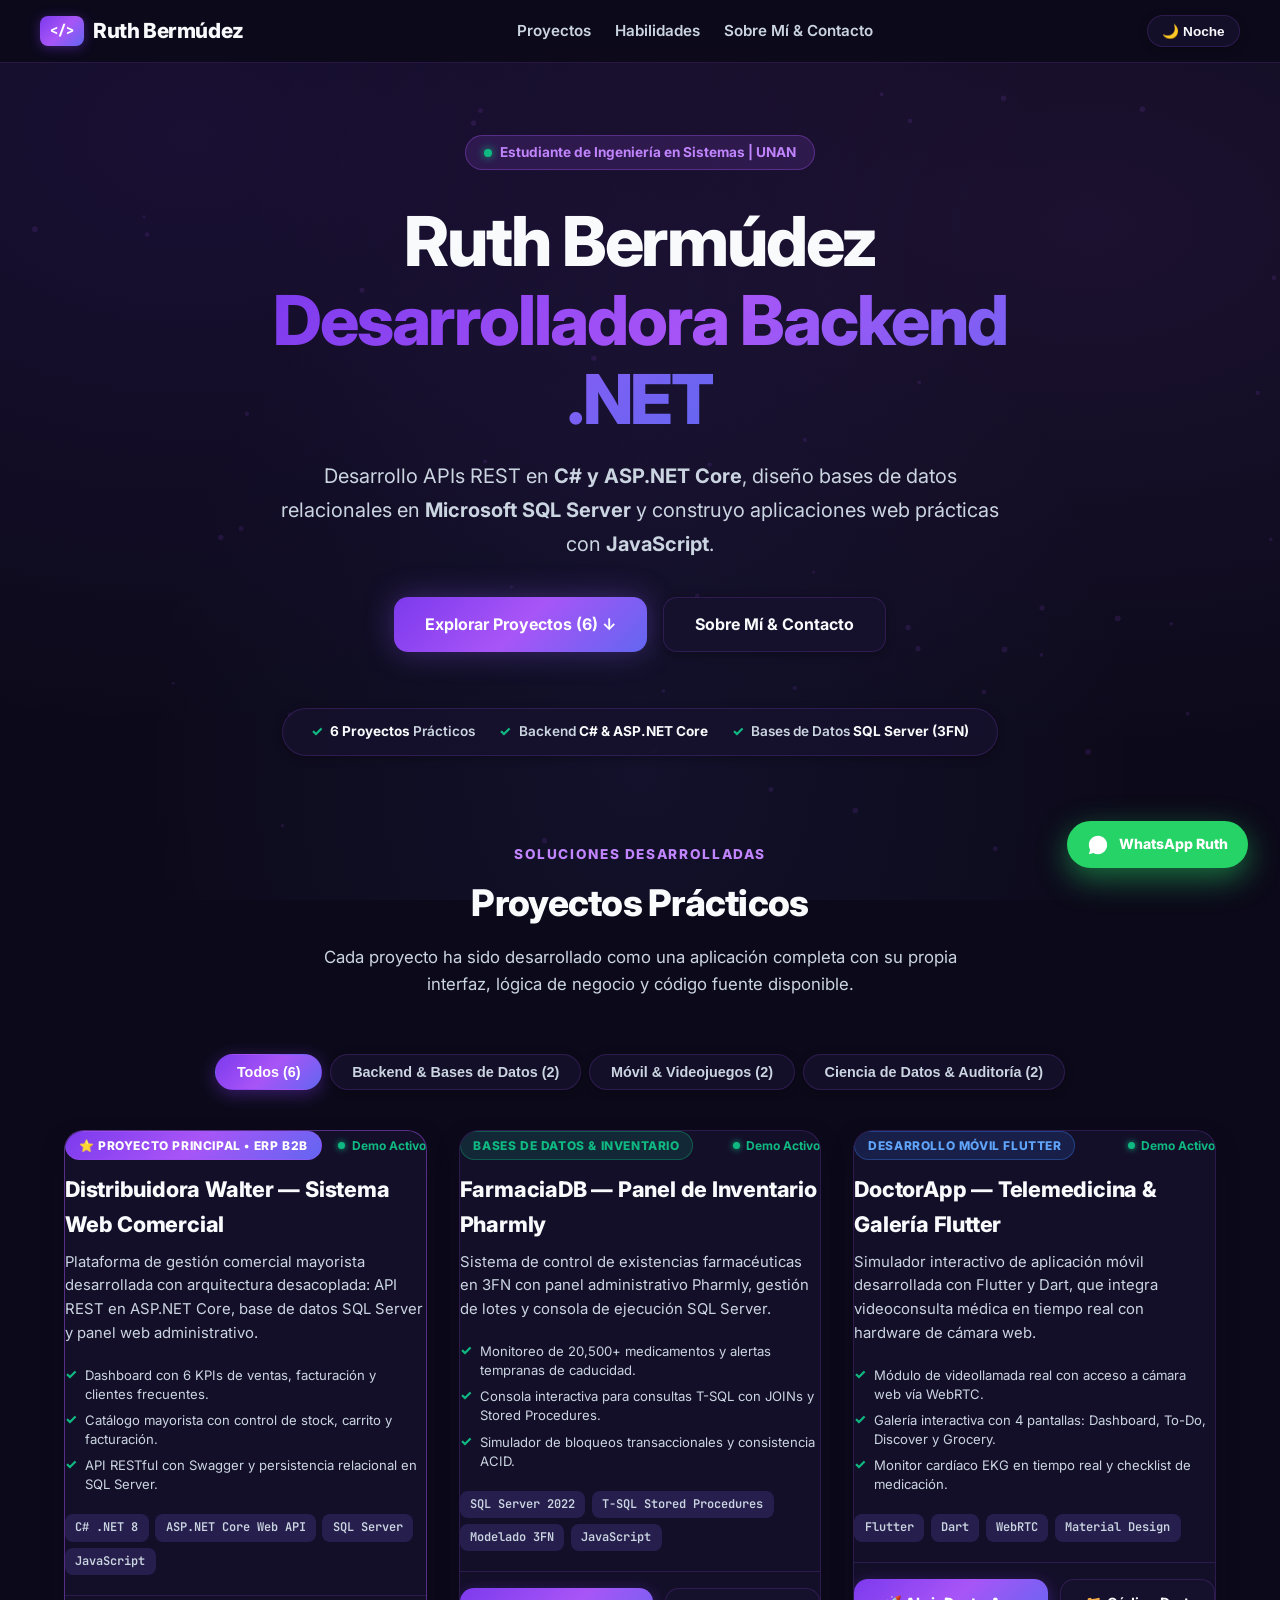
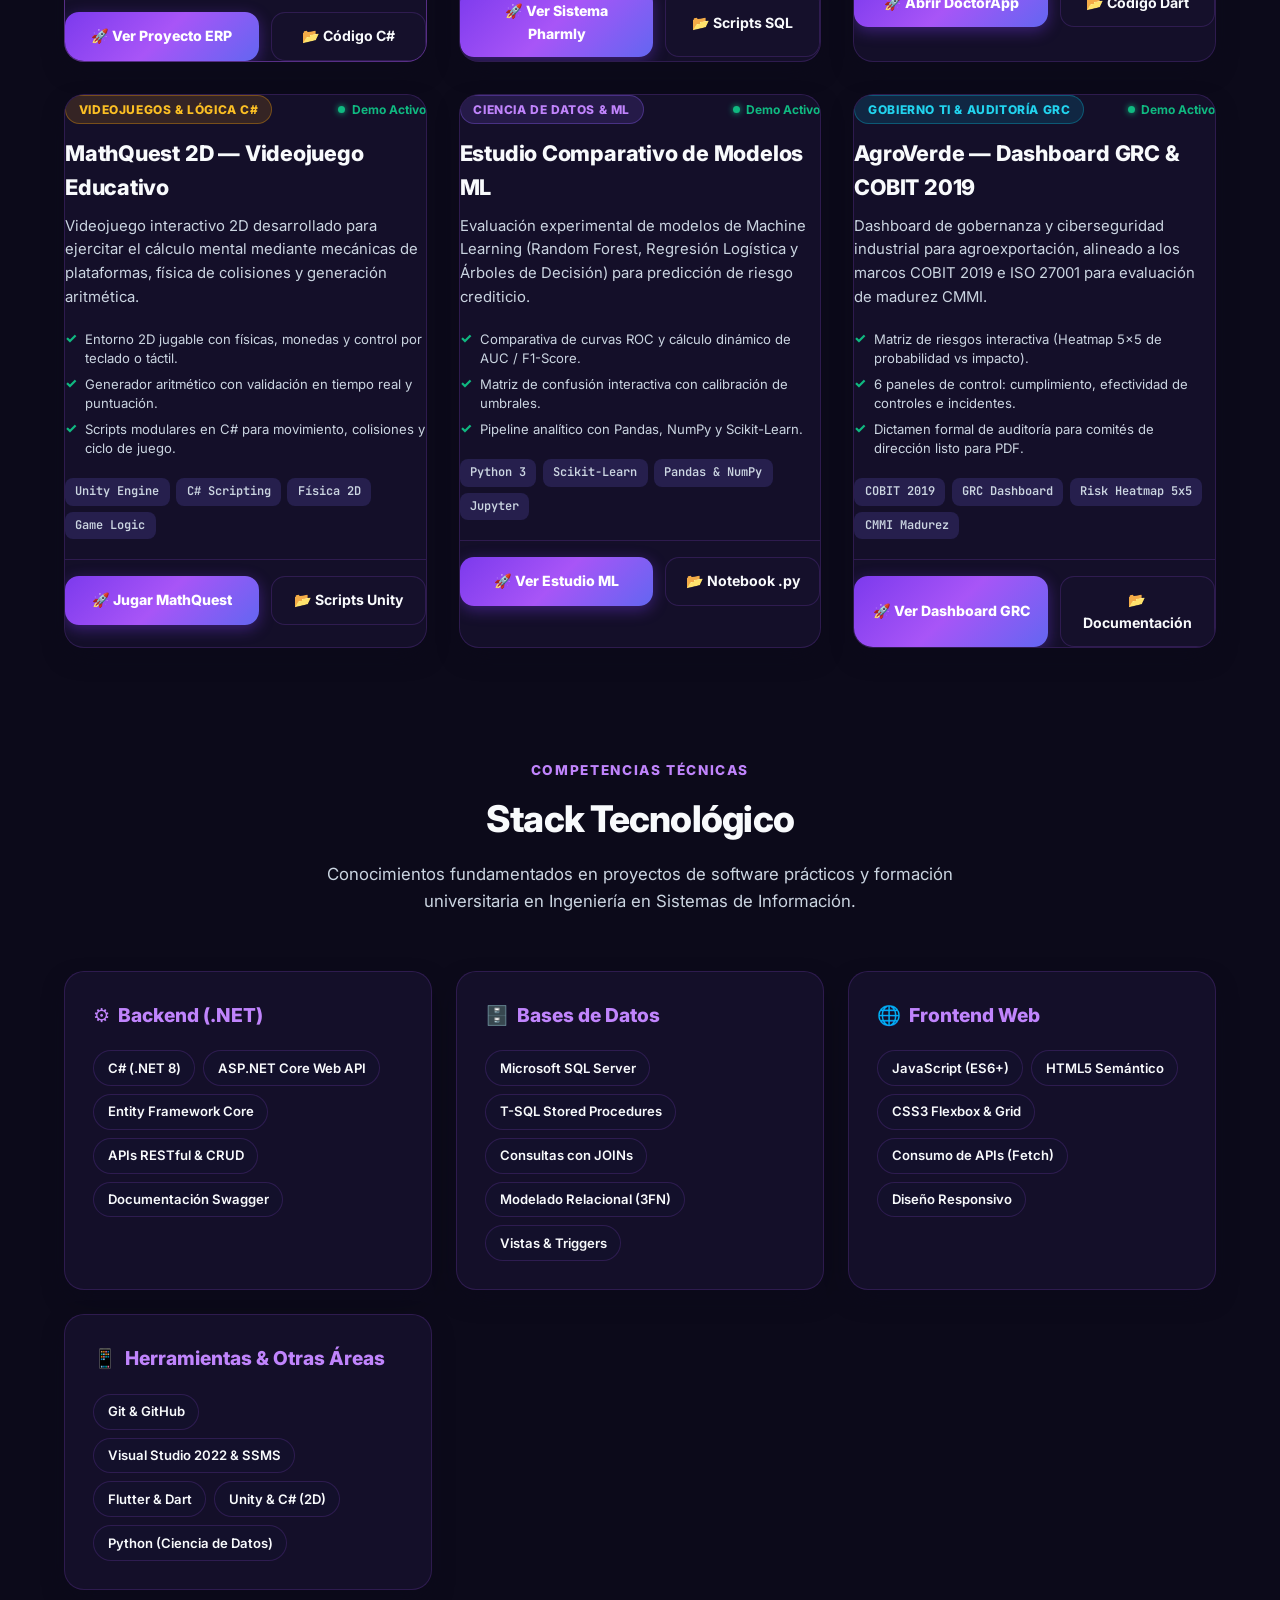
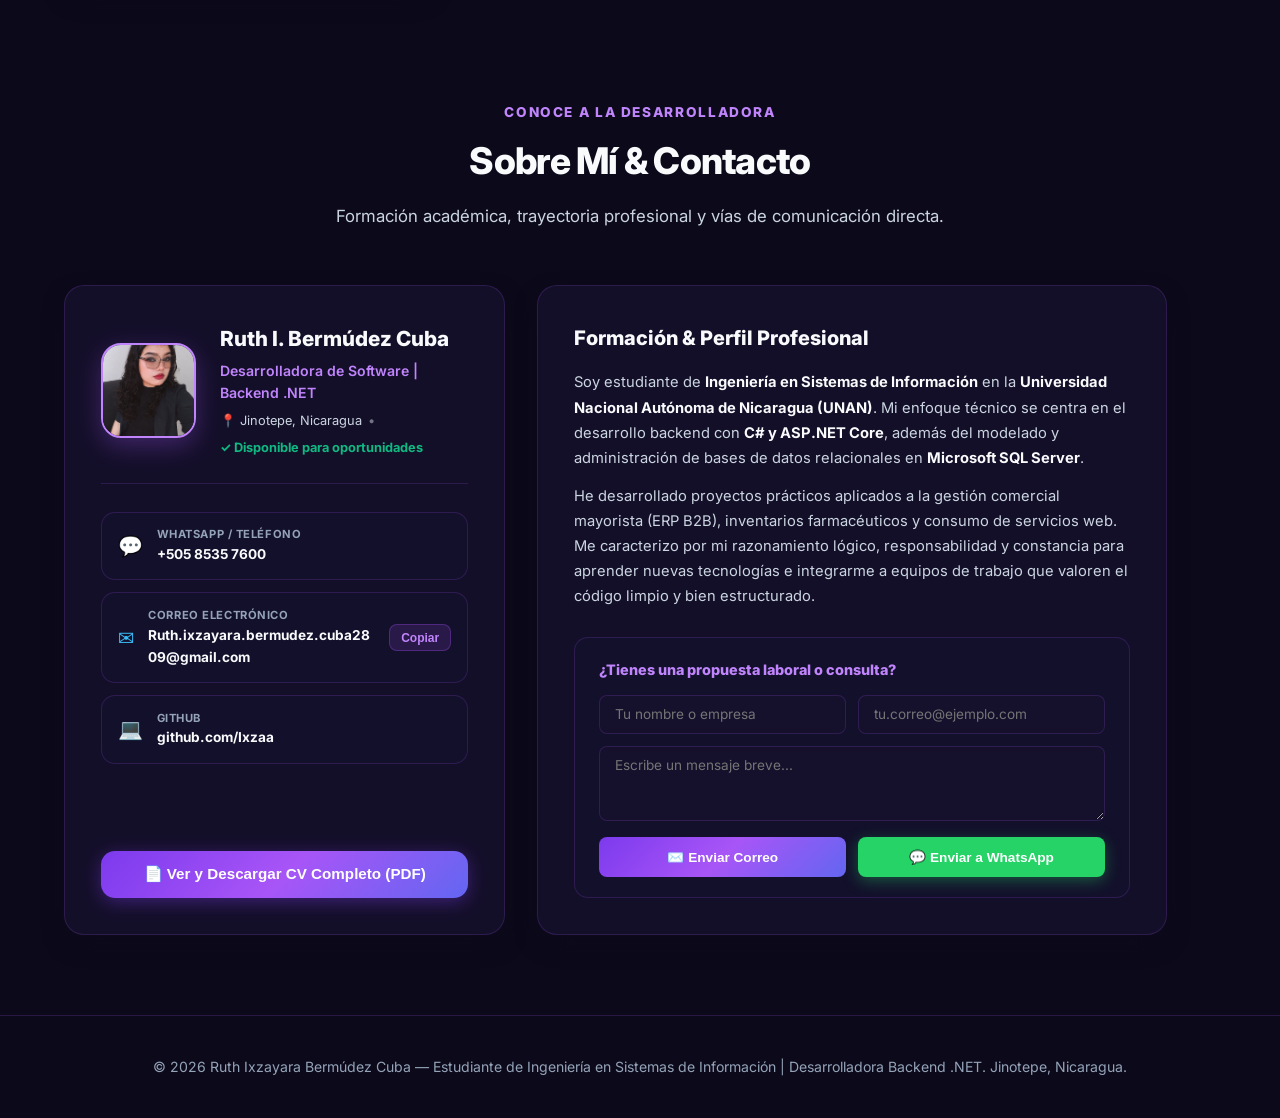
<file: index.html>
<!DOCTYPE html>
<html lang="es" data-theme="dark">
<head>
  <meta charset="UTF-8">
  <meta name="viewport" content="width=device-width, initial-scale=1.0">
  <title>Ruth Bermúdez | Desarrolladora Backend .NET</title>
  <meta name="description" content="Portafolio profesional de Ruth Bermúdez, estudiante de Ingeniería en Sistemas de Información y desarrolladora backend con C#, ASP.NET Core y SQL Server.">
  <meta name="author" content="Ruth Ixzayara Bermúdez Cuba">
  <meta property="og:title" content="Ruth Bermúdez | Desarrolladora Backend .NET">
  <meta property="og:description" content="Sistemas de gestión comercial, APIs REST en C#, modelado en SQL Server y aplicaciones prácticas funcionales.">
  <meta property="og:type" content="website">

  <link rel="stylesheet" href="css/style.css">
  <link rel="preconnect" href="https://fonts.googleapis.com">
  <link rel="preconnect" href="https://fonts.gstatic.com" crossorigin>
  <link href="https://fonts.googleapis.com/css2?family=Inter:wght@400;500;600;700;800&family=JetBrains+Mono:wght@400;600;700&display=swap" rel="stylesheet">
</head>
<body>

  <!-- CANVAS DE FONDO SUTIL DE PARTÍCULAS -->
  <canvas id="bg-constellation"></canvas>

  <!-- BARRA DE NAVEGACIÓN -->
  <header class="navbar">
    <div class="nav-container">
      <a href="#hero" class="nav-logo">
        <span class="logo-badge">&lt;/&gt;</span>
        <span>Ruth Bermúdez</span>
      </a>

      <nav class="nav-links">
        <a href="#proyectos" class="nav-link">Proyectos</a>
        <a href="#habilidades" class="nav-link">Habilidades</a>
        <a href="#sobre-mi" class="nav-link">Sobre Mí &amp; Contacto</a>
      </nav>

      <div class="nav-controls">
        <button id="theme-toggle-btn" class="control-btn" title="Alternar Modo Día / Noche">
          🌙 Noche
        </button>
      </div>
    </div>
  </header>

  <main style="position: relative; z-index: 1;">
    
    <!-- =================================================================
         HERO SECTION MINIMALISTA & ENFOCADO (INSPIRADO EN DRIBBLE / SHADCN)
         ================================================================= -->
    <section id="hero" class="hero" style="max-width: 880px; text-align: center; padding-top: 4.5rem; padding-bottom: 2.5rem;">
      
      <div class="hero-pill">
        <span class="hero-status-dot"></span>
        <span>Estudiante de Ingeniería en Sistemas | UNAN</span>
      </div>

      <h1 class="hero-title" style="margin-top: 0.5rem; margin-bottom: 1.25rem;">
        <span>Ruth Bermúdez</span> <br>
        <span class="gradient-text">Desarrolladora Backend .NET</span>
      </h1>

      <p class="hero-subtitle" style="margin-bottom: 2.25rem; max-width: 720px;">
        Desarrollo APIs REST en <strong>C# y ASP.NET Core</strong>, diseño bases de datos relacionales en <strong>Microsoft SQL Server</strong> y construyo aplicaciones web prácticas con <strong>JavaScript</strong>.
      </p>

      <div class="hero-actions" style="margin-bottom: 2.5rem;">
        <a href="#proyectos" class="btn-primary">
          <span>Explorar Proyectos (6) ↓</span>
        </a>
        <a href="#sobre-mi" class="btn-secondary">
          <span>Sobre Mí &amp; Contacto</span>
        </a>
      </div>

      <!-- TIRA SUTIL DE VALOR TÉCNICO (SIN CAJAS PESADAS) -->
      <div class="hero-trust-strip">
        <div class="hero-trust-item">
          <span class="hero-trust-check">✓</span>
          <span><strong>6 Proyectos</strong> Prácticos</span>
        </div>
        <div class="hero-trust-item">
          <span class="hero-trust-check">✓</span>
          <span>Backend <strong>C# &amp; ASP.NET Core</strong></span>
        </div>
        <div class="hero-trust-item">
          <span class="hero-trust-check">✓</span>
          <span>Bases de Datos <strong>SQL Server (3FN)</strong></span>
        </div>
      </div>
    </section>

    <!-- =================================================================
         SECCIÓN DE PROYECTOS (LIMPIOS, 3 FUNCIONALIDADES CLAVE Y SIN RUIDO)
         ================================================================= -->
    <section id="proyectos" class="section-container" style="padding-top: 3rem;">
      <div class="section-header">
        <div class="section-tag">Soluciones Desarrolladas</div>
        <h2 class="section-heading">Proyectos Prácticos</h2>
        <p class="section-description">
          Cada proyecto ha sido desarrollado como una aplicación completa con su propia interfaz, lógica de negocio y código fuente disponible.
        </p>
      </div>

      <!-- 4 FILTROS CONSOLIDADOS (LIMPIOS Y EQUILIBRADOS) -->
      <div class="filter-tabs">
        <button class="filter-btn active" data-filter="all">Todos (6)</button>
        <button class="filter-btn" data-filter="backend">Backend &amp; Bases de Datos (2)</button>
        <button class="filter-btn" data-filter="mobile-gaming">Móvil &amp; Videojuegos (2)</button>
        <button class="filter-btn" data-filter="analytics-gov">Ciencia de Datos &amp; Auditoría (2)</button>
      </div>

      <!-- GRID DE PROYECTOS -->
      <div class="projects-grid">

        <!-- PROYECTO 1: DISTRIBUIDORA WALTER (PROYECTO DESTACADO) -->
        <article class="project-card" data-category="backend" style="border-color: rgba(168, 85, 247, 0.45);">
          <div>
            <div class="project-header-bar" style="padding: 0 0 0.75rem 0;">
              <span class="project-category-badge" style="background: var(--gradient-primary); color: white;">
                ⭐ PROYECTO PRINCIPAL • ERP B2B
              </span>
              <span class="project-status"><span class="status-dot"></span> Demo Activo</span>
            </div>

            <h3 class="project-title">Distribuidora Walter — Sistema Web Comercial</h3>
            <p class="project-description">
              Plataforma de gestión comercial mayorista desarrollada con arquitectura desacoplada: API REST en ASP.NET Core, base de datos SQL Server y panel web administrativo.
            </p>

            <!-- 3 FUNCIONALIDADES PRINCIPALES -->
            <ul class="project-highlights">
              <li class="highlight-item">
                <span class="highlight-bullet">✓</span>
                <span>Dashboard con 6 KPIs de ventas, facturación y clientes frecuentes.</span>
              </li>
              <li class="highlight-item">
                <span class="highlight-bullet">✓</span>
                <span>Catálogo mayorista con control de stock, carrito y facturación.</span>
              </li>
              <li class="highlight-item">
                <span class="highlight-bullet">✓</span>
                <span>API RESTful con Swagger y persistencia relacional en SQL Server.</span>
              </li>
            </ul>

            <div class="project-tags">
              <span class="project-tag">C# .NET 8</span>
              <span class="project-tag">ASP.NET Core Web API</span>
              <span class="project-tag">SQL Server</span>
              <span class="project-tag">JavaScript</span>
            </div>
          </div>

          <div class="project-actions">
            <a href="proyectos/01-distribuidora-walter/demo/index.html" target="_blank" rel="noopener noreferrer" class="btn-open-demo">
              <span>🚀 Ver Proyecto ERP</span>
            </a>
            <a href="proyectos/01-distribuidora-walter/codigo-fuente/" target="_blank" rel="noopener noreferrer" class="btn-view-code">
              <span>📂 Código C#</span>
            </a>
          </div>
        </article>

        <!-- PROYECTO 2: FARMACIADB (DB & PHARMLY DASHBOARD) -->
        <article class="project-card" data-category="backend">
          <div>
            <div class="project-header-bar" style="padding: 0 0 0.75rem 0;">
              <span class="project-category-badge" style="background: rgba(16, 185, 129, 0.15); color: #10b981; border-color: rgba(16, 185, 129, 0.35);">
                Bases de Datos &amp; Inventario
              </span>
              <span class="project-status"><span class="status-dot"></span> Demo Activo</span>
            </div>

            <h3 class="project-title">FarmaciaDB — Panel de Inventario Pharmly</h3>
            <p class="project-description">
              Sistema de control de existencias farmacéuticas en 3FN con panel administrativo Pharmly, gestión de lotes y consola de ejecución SQL Server.
            </p>

            <!-- 3 FUNCIONALIDADES PRINCIPALES -->
            <ul class="project-highlights">
              <li class="highlight-item">
                <span class="highlight-bullet">✓</span>
                <span>Monitoreo de 20,500+ medicamentos y alertas tempranas de caducidad.</span>
              </li>
              <li class="highlight-item">
                <span class="highlight-bullet">✓</span>
                <span>Consola interactiva para consultas T-SQL con JOINs y Stored Procedures.</span>
              </li>
              <li class="highlight-item">
                <span class="highlight-bullet">✓</span>
                <span>Simulador de bloqueos transaccionales y consistencia ACID.</span>
              </li>
            </ul>

            <div class="project-tags">
              <span class="project-tag">SQL Server 2022</span>
              <span class="project-tag">T-SQL Stored Procedures</span>
              <span class="project-tag">Modelado 3FN</span>
              <span class="project-tag">JavaScript</span>
            </div>
          </div>

          <div class="project-actions">
            <a href="proyectos/02-farmaciadb/demo/index.html" target="_blank" rel="noopener noreferrer" class="btn-open-demo">
              <span>🚀 Ver Sistema Pharmly</span>
            </a>
            <a href="proyectos/02-farmaciadb/codigo-fuente/" target="_blank" rel="noopener noreferrer" class="btn-view-code">
              <span>📂 Scripts SQL</span>
            </a>
          </div>
        </article>

        <!-- PROYECTO 3: APLICACIÓN MÓVIL (DOCTORAPP TELEMEDICINA REALISTA) -->
        <article class="project-card" data-category="mobile-gaming">
          <div>
            <div class="project-header-bar" style="padding: 0 0 0.75rem 0;">
              <span class="project-category-badge" style="background: rgba(59, 130, 246, 0.15); color: #60a5fa; border-color: rgba(59, 130, 246, 0.35);">
                Desarrollo Móvil Flutter
              </span>
              <span class="project-status"><span class="status-dot"></span> Demo Activo</span>
            </div>

            <h3 class="project-title">DoctorApp — Telemedicina &amp; Galería Flutter</h3>
            <p class="project-description">
              Simulador interactivo de aplicación móvil desarrollada con Flutter y Dart, que integra videoconsulta médica en tiempo real con hardware de cámara web.
            </p>

            <!-- 3 FUNCIONALIDADES PRINCIPALES -->
            <ul class="project-highlights">
              <li class="highlight-item">
                <span class="highlight-bullet">✓</span>
                <span>Módulo de videollamada real con acceso a cámara web vía WebRTC.</span>
              </li>
              <li class="highlight-item">
                <span class="highlight-bullet">✓</span>
                <span>Galería interactiva con 4 pantallas: Dashboard, To-Do, Discover y Grocery.</span>
              </li>
              <li class="highlight-item">
                <span class="highlight-bullet">✓</span>
                <span>Monitor cardíaco EKG en tiempo real y checklist de medicación.</span>
              </li>
            </ul>

            <div class="project-tags">
              <span class="project-tag">Flutter</span>
              <span class="project-tag">Dart</span>
              <span class="project-tag">WebRTC</span>
              <span class="project-tag">Material Design</span>
            </div>
          </div>

          <div class="project-actions">
            <a href="proyectos/03-app-movil-flutter/demo/index.html" target="_blank" rel="noopener noreferrer" class="btn-open-demo">
              <span>🚀 Abrir DoctorApp</span>
            </a>
            <a href="proyectos/03-app-movil-flutter/codigo-fuente/" target="_blank" rel="noopener noreferrer" class="btn-view-code">
              <span>📂 Código Dart</span>
            </a>
          </div>
        </article>

        <!-- PROYECTO 4: MATHQUEST 2D (VIDEOJUEGO EDUCATIVO) -->
        <article class="project-card" data-category="mobile-gaming">
          <div>
            <div class="project-header-bar" style="padding: 0 0 0.75rem 0;">
              <span class="project-category-badge" style="background: rgba(245, 158, 11, 0.15); color: #fbbf24; border-color: rgba(245, 158, 11, 0.35);">
                Videojuegos &amp; Lógica C#
              </span>
              <span class="project-status"><span class="status-dot"></span> Demo Activo</span>
            </div>

            <h3 class="project-title">MathQuest 2D — Videojuego Educativo</h3>
            <p class="project-description">
              Videojuego interactivo 2D desarrollado para ejercitar el cálculo mental mediante mecánicas de plataformas, física de colisiones y generación aritmética.
            </p>

            <!-- 3 FUNCIONALIDADES PRINCIPALES -->
            <ul class="project-highlights">
              <li class="highlight-item">
                <span class="highlight-bullet">✓</span>
                <span>Entorno 2D jugable con físicas, monedas y control por teclado o táctil.</span>
              </li>
              <li class="highlight-item">
                <span class="highlight-bullet">✓</span>
                <span>Generador aritmético con validación en tiempo real y puntuación.</span>
              </li>
              <li class="highlight-item">
                <span class="highlight-bullet">✓</span>
                <span>Scripts modulares en C# para movimiento, colisiones y ciclo de juego.</span>
              </li>
            </ul>

            <div class="project-tags">
              <span class="project-tag">Unity Engine</span>
              <span class="project-tag">C# Scripting</span>
              <span class="project-tag">Física 2D</span>
              <span class="project-tag">Game Logic</span>
            </div>
          </div>

          <div class="project-actions">
            <a href="proyectos/04-videojuego-educativo/demo/index.html" target="_blank" rel="noopener noreferrer" class="btn-open-demo">
              <span>🚀 Jugar MathQuest</span>
            </a>
            <a href="proyectos/04-videojuego-educativo/codigo-fuente/" target="_blank" rel="noopener noreferrer" class="btn-view-code">
              <span>📂 Scripts Unity</span>
            </a>
          </div>
        </article>

        <!-- PROYECTO 5: MINERÍA DE DATOS CON PYTHON -->
        <article class="project-card" data-category="analytics-gov">
          <div>
            <div class="project-header-bar" style="padding: 0 0 0.75rem 0;">
              <span class="project-category-badge" style="background: rgba(139, 92, 246, 0.15); color: #c084fc; border-color: rgba(139, 92, 246, 0.35);">
                Ciencia de Datos &amp; ML
              </span>
              <span class="project-status"><span class="status-dot"></span> Demo Activo</span>
            </div>

            <h3 class="project-title">Estudio Comparativo de Modelos ML</h3>
            <p class="project-description">
              Evaluación experimental de modelos de Machine Learning (Random Forest, Regresión Logística y Árboles de Decisión) para predicción de riesgo crediticio.
            </p>

            <!-- 3 FUNCIONALIDADES PRINCIPALES -->
            <ul class="project-highlights">
              <li class="highlight-item">
                <span class="highlight-bullet">✓</span>
                <span>Comparativa de curvas ROC y cálculo dinámico de AUC / F1-Score.</span>
              </li>
              <li class="highlight-item">
                <span class="highlight-bullet">✓</span>
                <span>Matriz de confusión interactiva con calibración de umbrales.</span>
              </li>
              <li class="highlight-item">
                <span class="highlight-bullet">✓</span>
                <span>Pipeline analítico con Pandas, NumPy y Scikit-Learn.</span>
              </li>
            </ul>

            <div class="project-tags">
              <span class="project-tag">Python 3</span>
              <span class="project-tag">Scikit-Learn</span>
              <span class="project-tag">Pandas &amp; NumPy</span>
              <span class="project-tag">Jupyter</span>
            </div>
          </div>

          <div class="project-actions">
            <a href="proyectos/05-mineria-datos/demo/index.html" target="_blank" rel="noopener noreferrer" class="btn-open-demo">
              <span>🚀 Ver Estudio ML</span>
            </a>
            <a href="proyectos/05-mineria-datos/codigo-fuente/" target="_blank" rel="noopener noreferrer" class="btn-view-code">
              <span>📂 Notebook .py</span>
            </a>
          </div>
        </article>

        <!-- PROYECTO 6: AGROVERDE COBIT (CYBERSECURITY GRC DASHBOARD) -->
        <article class="project-card" data-category="analytics-gov">
          <div>
            <div class="project-header-bar" style="padding: 0 0 0.75rem 0;">
              <span class="project-category-badge" style="background: rgba(6, 182, 212, 0.15); color: #22d3ee; border-color: rgba(6, 182, 212, 0.35);">
                Gobierno TI &amp; Auditoría GRC
              </span>
              <span class="project-status"><span class="status-dot"></span> Demo Activo</span>
            </div>

            <h3 class="project-title">AgroVerde — Dashboard GRC &amp; COBIT 2019</h3>
            <p class="project-description">
              Dashboard de gobernanza y ciberseguridad industrial para agroexportación, alineado a los marcos COBIT 2019 e ISO 27001 para evaluación de madurez CMMI.
            </p>

            <!-- 3 FUNCIONALIDADES PRINCIPALES -->
            <ul class="project-highlights">
              <li class="highlight-item">
                <span class="highlight-bullet">✓</span>
                <span>Matriz de riesgos interactiva (Heatmap 5x5 de probabilidad vs impacto).</span>
              </li>
              <li class="highlight-item">
                <span class="highlight-bullet">✓</span>
                <span>6 paneles de control: cumplimiento, efectividad de controles e incidentes.</span>
              </li>
              <li class="highlight-item">
                <span class="highlight-bullet">✓</span>
                <span>Dictamen formal de auditoría para comités de dirección listo para PDF.</span>
              </li>
            </ul>

            <div class="project-tags">
              <span class="project-tag">COBIT 2019</span>
              <span class="project-tag">GRC Dashboard</span>
              <span class="project-tag">Risk Heatmap 5x5</span>
              <span class="project-tag">CMMI Madurez</span>
            </div>
          </div>

          <div class="project-actions">
            <a href="proyectos/06-agroverde-cobit/demo/index.html" target="_blank" rel="noopener noreferrer" class="btn-open-demo">
              <span>🚀 Ver Dashboard GRC</span>
            </a>
            <a href="proyectos/06-agroverde-cobit/codigo-fuente/" target="_blank" rel="noopener noreferrer" class="btn-view-code">
              <span>📂 Documentación</span>
            </a>
          </div>
        </article>

      </div>
    </section>

    <!-- =================================================================
         SECCIÓN DE HABILIDADES TÉCNICAS (BENTO GRID LIMPIO, SIN PORCENTAJES)
         ================================================================= -->
    <section id="habilidades" class="section-container" style="padding-top: 2rem;">
      <div class="section-header">
        <div class="section-tag">Competencias Técnicas</div>
        <h2 class="section-heading">Stack Tecnológico</h2>
        <p class="section-description">
          Conocimientos fundamentados en proyectos de software prácticos y formación universitaria en Ingeniería en Sistemas de Información.
        </p>
      </div>

      <div class="skills-grid">
        
        <!-- BACKEND .NET -->
        <div class="skill-category-card">
          <h3 class="skill-category-title">
            <span>⚙️</span> <span>Backend (.NET)</span>
          </h3>
          <div class="skill-chips-wrap">
            <span class="tech-chip">C# (.NET 8)</span>
            <span class="tech-chip">ASP.NET Core Web API</span>
            <span class="tech-chip">Entity Framework Core</span>
            <span class="tech-chip">APIs RESTful &amp; CRUD</span>
            <span class="tech-chip">Documentación Swagger</span>
          </div>
        </div>

        <!-- BASES DE DATOS -->
        <div class="skill-category-card">
          <h3 class="skill-category-title">
            <span>🗄️</span> <span>Bases de Datos</span>
          </h3>
          <div class="skill-chips-wrap">
            <span class="tech-chip">Microsoft SQL Server</span>
            <span class="tech-chip">T-SQL Stored Procedures</span>
            <span class="tech-chip">Consultas con JOINs</span>
            <span class="tech-chip">Modelado Relacional (3FN)</span>
            <span class="tech-chip">Vistas &amp; Triggers</span>
          </div>
        </div>

        <!-- FRONTEND WEB -->
        <div class="skill-category-card">
          <h3 class="skill-category-title">
            <span>🌐</span> <span>Frontend Web</span>
          </h3>
          <div class="skill-chips-wrap">
            <span class="tech-chip">JavaScript (ES6+)</span>
            <span class="tech-chip">HTML5 Semántico</span>
            <span class="tech-chip">CSS3 Flexbox &amp; Grid</span>
            <span class="tech-chip">Consumo de APIs (Fetch)</span>
            <span class="tech-chip">Diseño Responsivo</span>
          </div>
        </div>

        <!-- OTRAS TECNOLOGÍAS -->
        <div class="skill-category-card">
          <h3 class="skill-category-title">
            <span>📱</span> <span>Herramientas &amp; Otras Áreas</span>
          </h3>
          <div class="skill-chips-wrap">
            <span class="tech-chip">Git &amp; GitHub</span>
            <span class="tech-chip">Visual Studio 2022 &amp; SSMS</span>
            <span class="tech-chip">Flutter &amp; Dart</span>
            <span class="tech-chip">Unity &amp; C# (2D)</span>
            <span class="tech-chip">Python (Ciencia de Datos)</span>
          </div>
        </div>

      </div>
    </section>

    <!-- =================================================================
         SECCIÓN SOBRE MÍ & CONTACTO DIRECTO (DOS TARJETAS BALANCEADAS)
         ================================================================= -->
    <section id="sobre-mi" class="section-container" style="padding-top: 2rem;">
      <div class="section-header">
        <div class="section-tag">Conoce a la Desarrolladora</div>
        <h2 class="section-heading">Sobre Mí &amp; Contacto</h2>
        <p class="section-description">
          Formación académica, trayectoria profesional y vías de comunicación directa.
        </p>
      </div>

      <div class="about-two-cards-grid">
        
        <!-- TARJETA 1: PERFIL & ENLACES DIRECTOS -->
        <div class="about-card profile-card">
          <div>
            <div class="profile-header">
              <img src="assets/img/ruth-bermudez.jpg" alt="Ruth Ixzayara Bermúdez Cuba" class="profile-photo">
              <div>
                <h3 class="profile-title">Ruth I. Bermúdez Cuba</h3>
                <p class="profile-subtitle">Desarrolladora de Software | Backend .NET</p>
                <div class="profile-location">
                  <span>📍 Jinotepe, Nicaragua</span>
                  <span style="opacity:0.5;">•</span>
                  <span class="status-available">✓ Disponible para oportunidades</span>
                </div>
              </div>
            </div>

            <div class="contact-methods-list">
              <a href="https://wa.me/50585357600?text=Hola%20Ruth,%20vi%20tu%20portafolio%20y%20me%20gustar%C3%ADa%20conversar." target="_blank" rel="noopener noreferrer" class="contact-method-item">
                <span class="contact-icon" style="color: #25d366;">💬</span>
                <div class="contact-info">
                  <span class="contact-label">WhatsApp / Teléfono</span>
                  <span class="contact-val">+505 8535 7600</span>
                </div>
              </a>

              <div class="contact-method-item">
                <span class="contact-icon" style="color: #38bdf8;">✉️</span>
                <div class="contact-info">
                  <span class="contact-label">Correo Electrónico</span>
                  <span class="contact-val">Ruth.ixzayara.bermudez.cuba2809@gmail.com</span>
                </div>
                <button onclick="copyEmail()" class="copy-email-btn" id="btn-copy-email" title="Copiar correo">
                  Copiar
                </button>
              </div>

              <a href="https://github.com/Ixzaa" target="_blank" rel="noopener noreferrer" class="contact-method-item">
                <span class="contact-icon" style="color: var(--accent-fuchsia);">💻</span>
                <div class="contact-info">
                  <span class="contact-label">GitHub</span>
                  <span class="contact-val">github.com/Ixzaa</span>
                </div>
              </a>
            </div>
          </div>

          <button onclick="openCvModal()" class="btn-cv-full">
            <span>📄 Ver y Descargar CV Completo (PDF)</span>
          </button>
        </div>

        <!-- TARJETA 2: PRESENTACIÓN PROFESIONAL & MENSAJE DIRECTO -->
        <div class="about-card presentation-card">
          <div>
            <h3 class="card-section-title">Formación &amp; Perfil Profesional</h3>
            
            <div class="presentation-body">
              <p>
                Soy estudiante de <strong>Ingeniería en Sistemas de Información</strong> en la <strong>Universidad Nacional Autónoma de Nicaragua (UNAN)</strong>. Mi enfoque técnico se centra en el desarrollo backend con <strong>C# y ASP.NET Core</strong>, además del modelado y administración de bases de datos relacionales en <strong>Microsoft SQL Server</strong>.
              </p>
              <p>
                He desarrollado proyectos prácticos aplicados a la gestión comercial mayorista (ERP B2B), inventarios farmacéuticos y consumo de servicios web. Me caracterizo por mi razonamiento lógico, responsabilidad y constancia para aprender nuevas tecnologías e integrarme a equipos de trabajo que valoren el código limpio y bien estructurado.
              </p>
            </div>
          </div>

          <!-- MINI FORMULARIO DIRECTO -->
          <div class="quick-contact-box">
            <h4 class="quick-contact-title">¿Tienes una propuesta laboral o consulta?</h4>
            <form id="contact-form" class="clean-contact-form">
              <div class="form-row-2">
                <input type="text" id="name" placeholder="Tu nombre o empresa" required class="clean-input">
                <input type="email" id="email" placeholder="tu.correo@ejemplo.com" required class="clean-input">
              </div>
              <textarea id="message" placeholder="Escribe un mensaje breve..." required class="clean-textarea"></textarea>
              <div class="form-buttons-row">
                <button type="submit" class="btn-send-mail">
                  <span>✉️ Enviar Correo</span>
                </button>
                <button type="button" onclick="sendViaWhatsApp()" class="btn-send-wa">
                  <span>💬 Enviar a WhatsApp</span>
                </button>
              </div>
            </form>
          </div>
        </div>

      </div>
    </section>

  </main>

  <!-- =================================================================
       MODAL DE CURRÍCULUM VITAE (CV ATS FRIENDLY LISTO PARA IMPRIMIR)
       ================================================================= -->
  <div id="modal-cv-overlay" class="modal-cv-overlay" onclick="handleCvOverlayClick(event)">
    <div class="modal-cv-card">
      <div class="modal-cv-header-bar">
        <div>
          <h2 style="font-size: 1.35rem; color: #0f172a; margin-bottom: 0.2rem;">Currículum Vitae</h2>
          <span style="font-size: 0.85rem; color: #64748b;">Ruth Ixzayara Bermúdez Cuba</span>
        </div>
        <div style="display: flex; gap: 0.5rem;">
          <button onclick="window.print()" class="btn-print-cv">
            🖨️ Imprimir / Guardar en PDF
          </button>
          <button onclick="closeCvModal()" class="btn-close-modal">
            ✕ Cerrar
          </button>
        </div>
      </div>

      <div style="line-height: 1.5; color: #334155;">
        <header style="border-bottom: 2px solid #e2e8f0; padding-bottom: 1rem; margin-bottom: 1.25rem;">
          <h1 style="font-size: 1.8rem; font-weight: 800; color: #0f172a; margin-bottom: 0.25rem;">Ruth Ixzayara Bermúdez Cuba</h1>
          <div style="font-size: 1.05rem; font-weight: 700; color: #7c3aed; margin-bottom: 0.5rem;">
            Desarrolladora de Software | Backend .NET • Estudiante de Ingeniería en Sistemas de Información (UNAN)
          </div>
          <div style="font-size: 0.88rem; color: #64748b; display: flex; flex-wrap: wrap; gap: 1rem;">
            <span>📍 Jinotepe, Nicaragua</span>
            <span>📱 Tel: +505 8535 7600</span>
            <span>✉️ Ruth.ixzayara.bermudez.cuba2809@gmail.com</span>
            <span>🌐 Modalidad: Remoto / Presencial</span>
          </div>
        </header>

        <section style="margin-bottom: 1.25rem;">
          <h2 style="font-size: 1.05rem; text-transform: uppercase; letter-spacing: 0.05em; color: #0f172a; border-bottom: 1px solid #e2e8f0; padding-bottom: 0.35rem; margin-bottom: 0.6rem;">
            Perfil Profesional
          </h2>
          <p style="font-size: 0.92rem; color: #334155; line-height: 1.6;">
            Estudiante de Ingeniería en Sistemas de Información en la UNAN, con enfoque y experiencia práctica en desarrollo backend con C#, ASP.NET Core y Microsoft SQL Server. Capacidad para diseñar bases de datos relacionales normalizadas (3FN), implementar endpoints RESTful seguros, gestionar transacciones atómicas y construir interfaces web reactivas con JavaScript. Orientada a la resolución metódica de problemas, con facilidad para aprender nuevas tecnologías y adaptarse a equipos de trabajo colaborativos.
          </p>
        </section>

        <section style="margin-bottom: 1.25rem;">
          <h2 style="font-size: 1.05rem; text-transform: uppercase; letter-spacing: 0.05em; color: #0f172a; border-bottom: 1px solid #e2e8f0; padding-bottom: 0.35rem; margin-bottom: 0.6rem;">
            Formación Académica
          </h2>
          <div>
            <div style="display: flex; justify-content: space-between; font-weight: 700; color: #0f172a; font-size: 0.95rem;">
              <span>Universidad Nacional Autónoma de Nicaragua (UNAN)</span>
              <span>En curso</span>
            </div>
            <div style="color: #7c3aed; font-weight: 600; font-size: 0.88rem;">
              Ingeniería en Sistemas de Información
            </div>
            <div style="color: #64748b; font-size: 0.82rem; margin-top: 0.2rem;">
              Formación en desarrollo de software, modelado de bases de datos relacionales, metodologías ágiles, arquitectura de sistemas y gobierno de TI (COBIT 2019).
            </div>
          </div>
        </section>

        <section style="margin-bottom: 1.25rem;">
          <h2 style="font-size: 1.05rem; text-transform: uppercase; letter-spacing: 0.05em; color: #0f172a; border-bottom: 1px solid #e2e8f0; padding-bottom: 0.35rem; margin-bottom: 0.6rem;">
            Competencias Técnicas
          </h2>
          <div style="font-size: 0.88rem; display: grid; grid-template-columns: repeat(auto-fit, minmax(220px, 1fr)); gap: 0.75rem;">
            <div><strong>Backend:</strong> C#, ASP.NET Core Web API, CRUD, Swagger, EF Core.</div>
            <div><strong>Bases de Datos:</strong> SQL Server, T-SQL, Stored Procedures, JOINs, 3FN.</div>
            <div><strong>Frontend Web:</strong> JavaScript (ES6+), HTML5, CSS3, Responsive Design.</div>
            <div><strong>Herramientas:</strong> Visual Studio 2022, SSMS, Git, GitHub.</div>
          </div>
        </section>

        <section>
          <h2 style="font-size: 1.05rem; text-transform: uppercase; letter-spacing: 0.05em; color: #0f172a; border-bottom: 1px solid #e2e8f0; padding-bottom: 0.35rem; margin-bottom: 0.6rem;">
            Proyectos Prácticos Destacados
          </h2>
          <div style="margin-bottom: 0.85rem;">
            <div style="display: flex; justify-content: space-between; font-weight: 700; color: #0f172a; font-size: 0.92rem;">
              <span>Distribuidora Walter — Sistema Web de Gestión Comercial</span>
              <span style="color: #64748b; font-size: 0.82rem;">C# • ASP.NET Core • SQL Server • JS</span>
            </div>
            <p style="font-size: 0.85rem; color: #475569; margin-top: 0.2rem;">
              Desarrollo de plataforma B2B con módulos de compras, ventas, catálogo de productos y proveedores. Implementación de API REST con validación de stock y panel interactivo web.
            </p>
          </div>

          <div style="margin-bottom: 0.85rem;">
            <div style="display: flex; justify-content: space-between; font-weight: 700; color: #0f172a; font-size: 0.92rem;">
              <span>FarmaciaDB — Panel de Inventario Farmacéutico</span>
              <span style="color: #64748b; font-size: 0.82rem;">SQL Server • T-SQL • Stored Procedures</span>
            </div>
            <p style="font-size: 0.85rem; color: #475569; margin-top: 0.2rem;">
              Diseño de base de datos relacional normalizada en 3FN, procedimientos almacenados transaccionales y vistas para alertas tempranas de medicamentos vencidos.
            </p>
          </div>

          <div>
            <div style="display: flex; justify-content: space-between; font-weight: 700; color: #0f172a; font-size: 0.92rem;">
              <span>DoctorApp — Telemedicina &amp; Videoconsulta Funcional</span>
              <span style="color: #64748b; font-size: 0.82rem;">Flutter • Dart • Media Stream</span>
            </div>
            <p style="font-size: 0.85rem; color: #475569; margin-top: 0.2rem;">
              Aplicación de telemedicina con videoconsulta interactiva y cámara web en vivo, checklist reactivo de medicamentos y seguimiento de citas.
            </p>
          </div>
        </section>
      </div>
    </div>
  </div>

  <!-- BOTÓN FLOTANTE DE WHATSAPP -->
  <a href="https://wa.me/50585357600?text=Hola%20Ruth,%20vi%20tu%20portafolio%20y%20me%20gustar%C3%ADa%20conversar." target="_blank" rel="noopener noreferrer" class="floating-whatsapp" title="Contactar a Ruth por WhatsApp">
    <svg width="22" height="22" fill="currentColor" viewBox="0 0 24 24"><path d="M12.031 6.172c-3.181 0-5.767 2.586-5.768 5.766-.001 1.298.38 2.27 1.019 3.287l-.711 2.592 2.654-.697c.97.529 1.941.796 2.805.797h.002c3.181 0 5.767-2.586 5.768-5.766 0-3.18-2.586-5.779-5.769-5.779zm3.364 8.205c-.14.394-.712.729-1.002.776-.28.046-.641.077-1.047-.054-.251-.081-.575-.195-1.001-.38-1.795-.778-2.956-2.596-3.046-2.716-.089-.12-.731-.973-.731-1.856 0-.883.462-1.317.625-1.493.163-.177.356-.222.474-.222.119 0 .237.001.341.006.109.005.257-.042.401.304.149.356.505 1.233.549 1.323.044.09.074.195.015.314-.059.12-.089.195-.178.299-.089.105-.188.234-.268.315-.089.09-.182.188-.078.367.104.179.462.763.992 1.235.683.608 1.258.797 1.437.886.178.09.282.075.386-.045.104-.12.445-.52.564-.699.119-.179.238-.149.397-.09.158.06 1.008.475 1.182.562.173.088.291.132.335.207.045.074.045.431-.095.825zM12 2C6.477 2 2 6.477 2 12c0 1.891.524 3.66 1.434 5.178L2 22l4.982-1.306A9.957 9.957 0 0012 22c5.523 0 10-4.477 10-10S17.523 2 12 2z"/></svg>
    <span>WhatsApp Ruth</span>
  </a>

  <footer>
    <p>© 2026 Ruth Ixzayara Bermúdez Cuba — Estudiante de Ingeniería en Sistemas de Información | Desarrolladora Backend .NET. Jinotepe, Nicaragua.</p>
  </footer>

  <script src="js/main.js"></script>
</body>
</html>
</file>
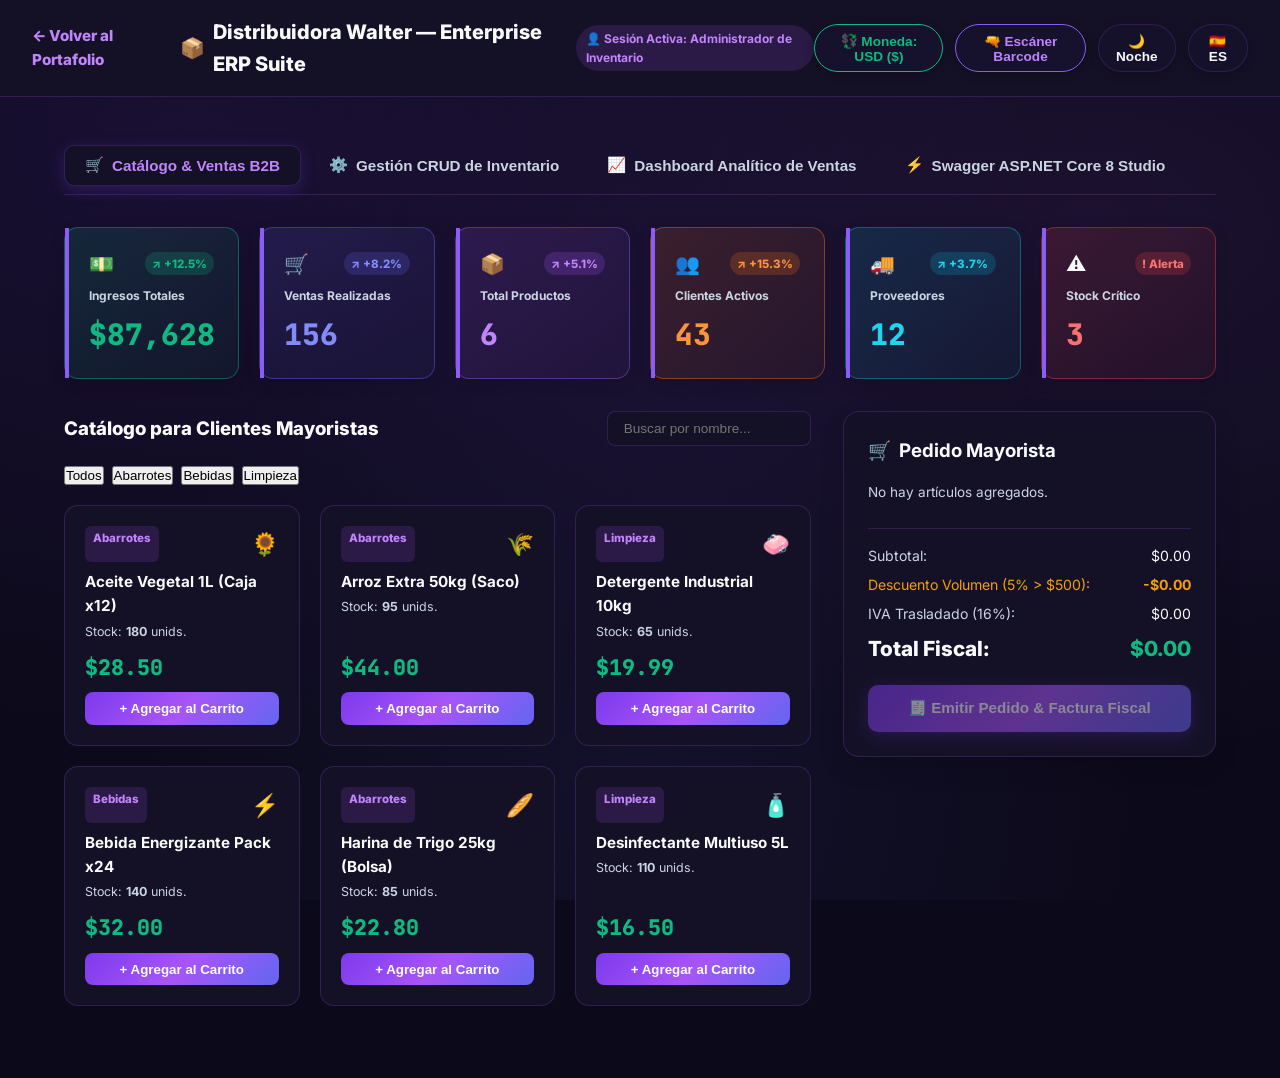
<file: proyectos/01-distribuidora-walter/demo/index.html>
<!DOCTYPE html>
<html lang="es" data-theme="dark">
<head>
  <meta charset="UTF-8">
  <meta name="viewport" content="width=device-width, initial-scale=1.0">
  <title>Distribuidora Walter | Enterprise B2B ERP & ASP.NET Core 8 Studio</title>
  <link rel="stylesheet" href="../../../css/style.css">
  <link href="https://fonts.googleapis.com/css2?family=Inter:wght@400;500;600;700;800&family=JetBrains+Mono:wght@400;600;700&display=swap" rel="stylesheet">
  <style>
    :root {
      --dw-bg: #0c0a1a;
      --dw-card: #141126;
      --dw-card-hover: #1f1a3a;
      --dw-border: rgba(168, 85, 247, 0.2);
      --dw-text: #f8fafc;
      --dw-muted: #cbd5e1;
      --dw-purple: #8b5cf6;
      --dw-violet: #7c3aed;
      --dw-fuchsia: #c084fc;
      --dw-emerald: #10b981;
      --dw-rose: #f43f5e;
      --dw-amber: #f59e0b;
    }
    [data-theme="light"] {
      --dw-bg: #f8f6ff;
      --dw-card: #ffffff;
      --dw-card-hover: #f3efff;
      --dw-border: #e5dbff;
      --dw-text: #1e113f;
      --dw-muted: #564875;
      --dw-purple: #7c3aed;
      --dw-violet: #6d28d9;
      --dw-fuchsia: #a855f7;
      --dw-emerald: #059669;
      --dw-rose: #e11d48;
      --dw-amber: #d97706;
    }
    body {
      background-color: var(--dw-bg);
      color: var(--dw-text);
      font-family: 'Inter', sans-serif;
      margin: 0;
      padding: 0;
      transition: background 0.3s, color 0.3s;
    }
    .app-nav {
      background: var(--dw-card);
      border-bottom: 1px solid var(--dw-border);
      padding: 1rem 2rem;
      display: flex;
      justify-content: space-between;
      align-items: center;
      position: sticky;
      top: 0;
      z-index: 50;
      backdrop-filter: blur(16px);
    }
    .main-nav-tabs {
      display: flex;
      gap: 0.5rem;
      border-bottom: 1px solid var(--dw-border);
      padding-bottom: 0.5rem;
      margin: 1.5rem 0 2rem;
      flex-wrap: wrap;
    }
    .nav-tab-btn {
      background: none;
      border: none;
      color: var(--dw-muted);
      font-size: 0.95rem;
      font-weight: 700;
      padding: 0.65rem 1.25rem;
      cursor: pointer;
      border-radius: 10px;
      display: flex;
      align-items: center;
      gap: 0.5rem;
      transition: all 0.2s;
    }
    .nav-tab-btn.active {
      background: var(--dw-card);
      color: var(--dw-fuchsia);
      border: 1px solid var(--dw-border);
      box-shadow: 0 4px 15px rgba(124, 58, 237, 0.25);
    }
    .kpi-grid {
      display: grid;
      grid-template-columns: repeat(auto-fit, minmax(210px, 1fr));
      gap: 1.25rem;
      margin-bottom: 2rem;
    }
    .kpi-card {
      background: var(--dw-card);
      border: 1px solid var(--dw-border);
      border-radius: 14px;
      padding: 1.25rem 1.5rem;
      position: relative;
      box-shadow: 0 4px 15px rgba(0,0,0,0.15);
    }
    .kpi-card::after {
      content: '';
      position: absolute;
      top: 0;
      left: 0;
      width: 4px;
      height: 100%;
      background: var(--dw-purple);
    }
    .kpi-num {
      font-size: 1.85rem;
      font-weight: 800;
      font-family: 'JetBrains Mono', monospace;
      margin-top: 0.35rem;
    }
    .shop-container {
      display: grid;
      grid-template-columns: 2fr 1fr;
      gap: 2rem;
      margin-bottom: 3rem;
    }
    @media(max-width: 900px) {
      .shop-container { grid-template-columns: 1fr; }
    }
    .catalog-grid {
      display: grid;
      grid-template-columns: repeat(auto-fill, minmax(230px, 1fr));
      gap: 1.25rem;
    }
    .item-card {
      background: var(--dw-card);
      border: 1px solid var(--dw-border);
      border-radius: 14px;
      padding: 1.25rem;
      display: flex;
      flex-direction: column;
      justify-content: space-between;
      transition: transform 0.2s, border-color 0.2s;
    }
    .item-card:hover {
      transform: translateY(-4px);
      border-color: var(--dw-purple);
    }
    .cart-wrapper {
      background: var(--dw-card);
      border: 1px solid var(--dw-border);
      border-radius: 16px;
      padding: 1.5rem;
      height: fit-content;
      box-shadow: 0 10px 25px rgba(0,0,0,0.15);
    }
    .cart-row {
      display: flex;
      justify-content: space-between;
      align-items: center;
      padding: 0.75rem 0;
      border-bottom: 1px solid var(--dw-border);
      font-size: 0.9rem;
    }
    /* TABLE STYLES */
    .crud-panel {
      background: var(--dw-card);
      border: 1px solid var(--dw-border);
      border-radius: 16px;
      padding: 1.75rem;
      box-shadow: 0 10px 25px rgba(0,0,0,0.15);
      margin-bottom: 3rem;
    }
    .table-wrap {
      overflow-x: auto;
      margin-top: 1.25rem;
      border-radius: 12px;
      border: 1px solid var(--dw-border);
    }
    table {
      width: 100%;
      border-collapse: collapse;
      font-size: 0.88rem;
    }
    th {
      background: #1c1738;
      color: var(--dw-fuchsia);
      padding: 0.85rem 1rem;
      text-align: left;
      font-weight: 700;
    }
    td {
      padding: 0.85rem 1rem;
      border-bottom: 1px solid var(--dw-border);
    }
    tr:hover td {
      background: rgba(168, 85, 247, 0.05);
    }
    .modal-overlay {
      position: fixed;
      top: 0; left: 0; right: 0; bottom: 0;
      background: rgba(0,0,0,0.75);
      backdrop-filter: blur(8px);
      display: none;
      align-items: center;
      justify-content: center;
      z-index: 1000;
    }
    .modal-box {
      background: var(--dw-card);
      border: 1px solid var(--dw-purple);
      border-radius: 18px;
      padding: 2rem;
      width: 90%;
      max-width: 500px;
      box-shadow: 0 0 35px rgba(124, 58, 237, 0.4);
    }
    .modal-input {
      width: 100%;
      box-sizing: border-box;
      background: var(--dw-bg);
      border: 1px solid var(--dw-border);
      color: var(--dw-text);
      padding: 0.75rem;
      border-radius: 8px;
      margin-top: 0.35rem;
      outline: none;
      font-family: inherit;
    }
    /* INVOICE MODAL STYLING */
    .invoice-paper {
      background: #ffffff;
      color: #0f172a;
      border-radius: 16px;
      padding: 2.5rem;
      max-width: 650px;
      width: 90%;
      box-shadow: 0 20px 50px rgba(0,0,0,0.5);
      font-family: 'Inter', sans-serif;
    }
  </style>
</head>
<body>

  <!-- APP NAVIGATION -->
  <nav class="app-nav">
    <div style="display: flex; align-items: center; gap: 1.25rem;">
      <a href="../../../index.html" style="color: var(--dw-fuchsia); font-weight: 800; text-decoration: none; font-size: 0.95rem;">
        ← <span id="txt-back">Volver al Portafolio</span>
      </a>
      <div style="font-weight: 800; font-size: 1.25rem; display: flex; align-items: center; gap: 0.5rem;">
        <span>📦</span>
        <span>Distribuidora Walter — Enterprise ERP Suite</span>
      </div>
      <span style="font-size: 0.75rem; background: rgba(168,85,247,0.15); color: var(--dw-fuchsia); padding: 0.25rem 0.65rem; border-radius: 999px; font-weight: 700;">
        👤 Sesión Activa: Administrador de Inventario
      </span>
    </div>
    <div style="display: flex; align-items: center; gap: 0.75rem;">
      <button onclick="toggleCurrency()" class="control-btn" id="btn-currency" style="border-color: var(--dw-emerald); color: var(--dw-emerald); font-weight: 800;">
        💱 Moneda: USD ($)
      </button>
      <button onclick="triggerBarcodeScan()" class="control-btn" style="border-color: var(--dw-purple); color: var(--dw-fuchsia);">
        🔫 Escáner Barcode
      </button>
      <button onclick="toggleTheme()" class="control-btn" id="btn-theme">🌙 Noche</button>
      <button onclick="toggleLang()" class="control-btn" id="btn-lang">🇪🇸 ES</button>
    </div>
  </nav>

  <div style="max-width: 1200px; margin: 0 auto; padding: 1.5rem;">

    <!-- TABS DE NAVEGACIÓN SENIOR -->
    <div class="main-nav-tabs">
      <button class="nav-tab-btn active" onclick="switchTab('catalog', this)">
        <span>🛒</span> <span id="tab-1-title">Catálogo & Ventas B2B</span>
      </button>
      <button class="nav-tab-btn" onclick="switchTab('crud', this)">
        <span>⚙️</span> <span id="tab-2-title">Gestión CRUD de Inventario</span>
      </button>
      <button class="nav-tab-btn" onclick="switchTab('analytics', this)">
        <span>📈</span> <span id="tab-3-title">Dashboard Analítico de Ventas</span>
      </button>
      <button class="nav-tab-btn" onclick="switchTab('api', this)">
        <span>⚡</span> <span id="tab-4-title">Swagger ASP.NET Core 8 Studio</span>
      </button>
    </div>

    <!-- 6 KPIS ESTILO INVENTORY APP (FOTO 1) -->
    <div class="kpi-grid" style="grid-template-columns: repeat(auto-fit, minmax(170px, 1fr));">
      <!-- 1. Ingresos -->
      <div class="kpi-card" style="background: linear-gradient(135deg, rgba(16, 185, 129, 0.15), rgba(16, 185, 129, 0.05)); border-color: rgba(16, 185, 129, 0.4);">
        <div style="display: flex; justify-content: space-between; align-items: center;">
          <span style="font-size: 1.25rem;">💵</span>
          <span style="background: rgba(16, 185, 129, 0.2); color: #10b981; font-size: 0.72rem; font-weight: 800; padding: 0.15rem 0.45rem; border-radius: 999px;">↗ +12.5%</span>
        </div>
        <div style="font-size: 0.75rem; color: var(--dw-muted); margin-top: 0.4rem; font-weight: 700;">Ingresos Totales</div>
        <div class="kpi-num" style="color: #10b981;" id="kpi-sales-amount">$87,628</div>
      </div>
      <!-- 2. Ventas -->
      <div class="kpi-card" style="background: linear-gradient(135deg, rgba(99, 102, 241, 0.15), rgba(99, 102, 241, 0.05)); border-color: rgba(99, 102, 241, 0.4);">
        <div style="display: flex; justify-content: space-between; align-items: center;">
          <span style="font-size: 1.25rem;">🛒</span>
          <span style="background: rgba(99, 102, 241, 0.2); color: #818cf8; font-size: 0.72rem; font-weight: 800; padding: 0.15rem 0.45rem; border-radius: 999px;">↗ +8.2%</span>
        </div>
        <div style="font-size: 0.75rem; color: var(--dw-muted); margin-top: 0.4rem; font-weight: 700;">Ventas Realizadas</div>
        <div class="kpi-num" style="color: #818cf8;" id="kpi-orders-count">156</div>
      </div>
      <!-- 3. Productos -->
      <div class="kpi-card" style="background: linear-gradient(135deg, rgba(168, 85, 247, 0.15), rgba(168, 85, 247, 0.05)); border-color: rgba(168, 85, 247, 0.4);">
        <div style="display: flex; justify-content: space-between; align-items: center;">
          <span style="font-size: 1.25rem;">📦</span>
          <span style="background: rgba(168, 85, 247, 0.2); color: #c084fc; font-size: 0.72rem; font-weight: 800; padding: 0.15rem 0.45rem; border-radius: 999px;">↗ +5.1%</span>
        </div>
        <div style="font-size: 0.75rem; color: var(--dw-muted); margin-top: 0.4rem; font-weight: 700;">Total Productos</div>
        <div class="kpi-num" style="color: #c084fc;" id="kpi-prods-count">45</div>
      </div>
      <!-- 4. Clientes -->
      <div class="kpi-card" style="background: linear-gradient(135deg, rgba(249, 115, 22, 0.15), rgba(249, 115, 22, 0.05)); border-color: rgba(249, 115, 22, 0.4);">
        <div style="display: flex; justify-content: space-between; align-items: center;">
          <span style="font-size: 1.25rem;">👥</span>
          <span style="background: rgba(249, 115, 22, 0.2); color: #fb923c; font-size: 0.72rem; font-weight: 800; padding: 0.15rem 0.45rem; border-radius: 999px;">↗ +15.3%</span>
        </div>
        <div style="font-size: 0.75rem; color: var(--dw-muted); margin-top: 0.4rem; font-weight: 700;">Clientes Activos</div>
        <div class="kpi-num" style="color: #fb923c;" id="kpi-clients-count">43</div>
      </div>
      <!-- 5. Proveedores -->
      <div class="kpi-card" style="background: linear-gradient(135deg, rgba(6, 182, 212, 0.15), rgba(6, 182, 212, 0.05)); border-color: rgba(6, 182, 212, 0.4);">
        <div style="display: flex; justify-content: space-between; align-items: center;">
          <span style="font-size: 1.25rem;">🚚</span>
          <span style="background: rgba(6, 182, 212, 0.2); color: #22d3ee; font-size: 0.72rem; font-weight: 800; padding: 0.15rem 0.45rem; border-radius: 999px;">↗ +3.7%</span>
        </div>
        <div style="font-size: 0.75rem; color: var(--dw-muted); margin-top: 0.4rem; font-weight: 700;">Proveedores</div>
        <div class="kpi-num" style="color: #22d3ee;" id="kpi-suppliers-count">12</div>
      </div>
      <!-- 6. Stock Bajo -->
      <div class="kpi-card" style="background: linear-gradient(135deg, rgba(239, 68, 68, 0.15), rgba(239, 68, 68, 0.05)); border-color: rgba(239, 68, 68, 0.4);">
        <div style="display: flex; justify-content: space-between; align-items: center;">
          <span style="font-size: 1.25rem;">⚠️</span>
          <span style="background: rgba(239, 68, 68, 0.2); color: #f87171; font-size: 0.72rem; font-weight: 800; padding: 0.15rem 0.45rem; border-radius: 999px;">! Alerta</span>
        </div>
        <div style="font-size: 0.75rem; color: var(--dw-muted); margin-top: 0.4rem; font-weight: 700;">Stock Crítico</div>
        <div class="kpi-num" style="color: #f87171;" id="kpi-low-stock-count">3</div>
      </div>
    </div>

    <!-- PESTAÑA 1: CATÁLOGO B2B Y CARRITO CON DESCUENTOS POR VOLUMEN -->
    <div id="tab-catalog" class="shop-container">
      <div>
        <div style="display: flex; justify-content: space-between; align-items: center; margin-bottom: 1.25rem;">
          <h3 style="font-weight: 800;" id="txt-catalog-head">Catálogo para Clientes Mayoristas</h3>
          <input type="text" id="catalog-search" placeholder="Buscar por nombre..." oninput="filterCatalogSearch()" style="background: var(--dw-card); border: 1px solid var(--dw-border); color: var(--dw-text); padding: 0.55rem 1rem; border-radius: 8px; outline: none; font-size: 0.85rem;">
        </div>

        <div style="display: flex; gap: 0.5rem; margin-bottom: 1.25rem; flex-wrap: wrap;">
          <button class="p-filter-btn active" onclick="filterCat('all', this)" id="btn-f-all">Todos</button>
          <button class="p-filter-btn" onclick="filterCat('Abarrotes', this)" id="btn-f-ab">Abarrotes</button>
          <button class="p-filter-btn" onclick="filterCat('Bebidas', this)" id="btn-f-beb">Bebidas</button>
          <button class="p-filter-btn" onclick="filterCat('Limpieza', this)" id="btn-f-limp">Limpieza</button>
        </div>

        <div class="catalog-grid" id="catalog-items-grid"></div>
      </div>

      <!-- CARRITO Y FACTURACIÓN -->
      <div class="cart-wrapper">
        <h3 style="margin-bottom: 1rem; display: flex; align-items: center; gap: 0.5rem;">
          <span>🛒</span> <span id="txt-cart-head">Pedido Mayorista</span>
        </h3>
        <div id="cart-items-list">
          <p style="color: var(--dw-muted); font-size: 0.85rem;" id="txt-empty-cart">No hay artículos agregados.</p>
        </div>

        <div style="margin-top: 1.5rem; padding-top: 1rem; border-top: 1px solid var(--dw-border);">
          <div style="display: flex; justify-content: space-between; margin-bottom: 0.4rem; font-size: 0.88rem;">
            <span style="color: var(--dw-muted);" id="txt-sub">Subtotal:</span>
            <span id="c-sub">$0.00</span>
          </div>
          <div style="display: flex; justify-content: space-between; margin-bottom: 0.4rem; font-size: 0.88rem;">
            <span style="color: var(--dw-amber);" id="txt-disc">Descuento Volumen (5% > $500):</span>
            <span id="c-disc" style="color: var(--dw-amber); font-weight: 700;">-$0.00</span>
          </div>
          <div style="display: flex; justify-content: space-between; margin-bottom: 0.4rem; font-size: 0.88rem;">
            <span style="color: var(--dw-muted);" id="txt-tax">IVA Trasladado (16%):</span>
            <span id="c-tax">$0.00</span>
          </div>
          <div style="display: flex; justify-content: space-between; margin-bottom: 1.25rem; font-weight: 800; font-size: 1.3rem;">
            <span id="txt-tot">Total Fiscal:</span>
            <span id="c-tot" style="color: var(--dw-emerald);">$0.00</span>
          </div>
          <button id="btn-order-checkout" onclick="emitOrderWithInvoice()" disabled style="width: 100%; background: var(--gradient-primary); color: white; border: none; padding: 0.9rem; border-radius: 10px; font-weight: 800; font-size: 0.95rem; cursor: pointer; opacity: 0.5; box-shadow: 0 4px 18px rgba(124, 58, 237, 0.4);">
            🧾 Emitir Pedido & Factura Fiscal
          </button>
        </div>
      </div>
    </div>

    <!-- PESTAÑA 2: GESTIÓN CRUD DE INVENTARIO -->
    <div id="tab-crud" class="crud-panel" style="display: none;">
      <div style="display: flex; justify-content: space-between; align-items: center; flex-wrap: wrap; gap: 1rem;">
        <div>
          <h3 style="font-weight: 800; font-size: 1.35rem;" id="txt-crud-head">Administración de Catálogo e Inventario (CRUD)</h3>
          <p style="color: var(--dw-muted); font-size: 0.85rem; margin-top: 0.2rem;" id="txt-crud-sub">
            Crea, edita, actualiza stock y da de baja productos con persistencia en memoria y EF Core.
          </p>
        </div>
        <div style="display: flex; gap: 0.75rem;">
          <button onclick="exportCSV()" style="background: var(--dw-card); border: 1px solid var(--dw-border); color: var(--dw-text); padding: 0.7rem 1.1rem; border-radius: 10px; font-weight: 700; cursor: pointer;">
            📥 Exportar CSV
          </button>
          <button onclick="openCreateModal()" style="background: var(--gradient-primary); color: white; border: none; padding: 0.7rem 1.4rem; border-radius: 10px; font-weight: 800; cursor: pointer; display: flex; align-items: center; gap: 0.5rem; box-shadow: 0 4px 15px rgba(124, 58, 237, 0.4);">
            <span>➕</span> <span id="btn-add-prod">Nuevo Producto</span>
          </button>
        </div>
      </div>

      <div class="table-wrap">
        <table>
          <thead>
            <tr>
              <th>SKU / ID</th>
              <th id="th-name">Producto</th>
              <th id="th-cat">Categoría</th>
              <th id="th-price">Precio Mayorista</th>
              <th id="th-stock">Stock Disponible</th>
              <th id="th-status">Estado</th>
              <th id="th-actions">Acciones</th>
            </tr>
          </thead>
          <tbody id="crud-table-body"></tbody>
        </table>
      </div>
    </div>

    <!-- PESTAÑA 3: ANALYTICS Y GRÁFICOS FINANCIEROS EN CANVAS -->
    <!-- PESTAÑA 3: DASHBOARD ANALÍTICO ESTILO INVENTORY APP (FOTO 1) -->
    <div id="tab-analytics" class="crud-panel" style="display: none;">
      <div style="display: flex; justify-content: space-between; align-items: center; margin-bottom: 1.5rem; flex-wrap: wrap; gap: 0.75rem;">
        <div>
          <h3 style="font-weight: 800; font-size: 1.35rem;">📊 Dashboard de Rendimiento de Inventario y Ventas</h3>
          <p style="color: var(--dw-muted); font-size: 0.85rem;">Métricas de ingresos, clientes frecuentes, actividad reciente y acciones rápidas.</p>
        </div>
        <span style="font-family: 'JetBrains Mono'; background: rgba(16, 185, 129, 0.15); color: #10b981; padding: 0.35rem 0.75rem; border-radius: 999px; font-size: 0.82rem; font-weight: 800;">Periodo Activo 2026</span>
      </div>

      <!-- FILA SUPERIOR DEL DASHBOARD (FOTO 1) -->
      <div style="display: grid; grid-template-columns: repeat(auto-fit, minmax(320px, 1fr)); gap: 1.5rem; margin-bottom: 1.5rem;">
        
        <!-- 1. SALES PERFORMANCE -->
        <div style="background: var(--dw-card); border: 1px solid var(--dw-border); border-radius: 16px; padding: 1.5rem;">
          <div style="display: flex; justify-content: space-between; align-items: center; margin-bottom: 1rem;">
            <div>
              <div style="display: flex; align-items: center; gap: 0.5rem;">
                <span style="background: rgba(168,85,247,0.15); color: var(--dw-fuchsia); padding: 0.3rem 0.5rem; border-radius: 8px;">📈</span>
                <strong style="font-size: 1.05rem;">Sales Performance</strong>
              </div>
              <div style="font-size: 0.75rem; color: var(--dw-muted); margin-top: 0.2rem;">Revenue and sales count over the last 12 months</div>
            </div>
            <div style="display: flex; gap: 0.35rem;">
              <span style="font-size: 0.7rem; background: rgba(56, 189, 248, 0.2); color: #38bdf8; font-weight: 700; padding: 0.2rem 0.5rem; border-radius: 6px;">● Revenue</span>
              <span style="font-size: 0.7rem; background: rgba(16, 185, 129, 0.2); color: #10b981; font-weight: 700; padding: 0.2rem 0.5rem; border-radius: 6px;">● Sales Count</span>
            </div>
          </div>
          <canvas id="sales-canvas" width="450" height="200" style="width: 100%; max-height: 200px;"></canvas>
          <div style="display: flex; justify-content: space-between; font-size: 0.65rem; color: #64748b; font-family: 'JetBrains Mono'; margin-top: 0.5rem;">
            <span>Jan</span><span>Feb</span><span>Mar</span><span>Apr</span><span>May</span><span>Jun</span><span>Jul</span><span>Aug</span><span>Sep</span><span>Oct</span><span>Nov</span><span>Dec</span>
          </div>
        </div>

        <!-- 2. TOP CUSTOMERS -->
        <div style="background: var(--dw-card); border: 1px solid var(--dw-border); border-radius: 16px; padding: 1.5rem;">
          <div style="display: flex; justify-content: space-between; align-items: center; margin-bottom: 1.25rem;">
            <div style="display: flex; align-items: center; gap: 0.5rem;">
              <span style="background: rgba(16,185,129,0.15); color: #10b981; padding: 0.3rem 0.5rem; border-radius: 8px;">👥</span>
              <div>
                <strong style="font-size: 1.05rem;">Top Customers</strong>
                <div style="font-size: 0.75rem; color: var(--dw-muted);">Most valuable customers &amp; their activity</div>
              </div>
            </div>
            <span style="font-size: 0.72rem; background: rgba(16, 185, 129, 0.15); color: #10b981; padding: 0.2rem 0.6rem; border-radius: 999px; font-weight: 700;">This Month</span>
          </div>

          <div style="display: flex; flex-direction: column; gap: 1rem;">
            <!-- Customer 1 -->
            <div style="background: rgba(255,255,255,0.02); border: 1px solid var(--dw-border); border-radius: 12px; padding: 0.85rem 1rem;">
              <div style="display: flex; justify-content: space-between; align-items: center;">
                <div style="display: flex; align-items: center; gap: 0.65rem;">
                  <span style="background: #10b981; color: white; font-weight: 800; font-size: 0.75rem; width: 28px; height: 28px; border-radius: 50%; display: flex; align-items: center; justify-content: center;">C1</span>
                  <div>
                    <strong style="font-size: 0.88rem;">Comercial San José S.A.</strong>
                    <div style="font-size: 0.72rem; color: var(--dw-muted);">24 pedidos completados</div>
                  </div>
                </div>
                <div style="text-align: right;">
                  <div style="font-weight: 800; color: #10b981; font-size: 0.95rem;">$12,661</div>
                  <div style="font-size: 0.7rem; color: var(--dw-muted);">Total facturado</div>
                </div>
              </div>
              <div style="background: rgba(255,255,255,0.06); height: 6px; border-radius: 999px; margin-top: 0.6rem; overflow: hidden;">
                <div style="background: #10b981; width: 83%; height: 100%;"></div>
              </div>
            </div>

            <!-- Customer 2 -->
            <div style="background: rgba(255,255,255,0.02); border: 1px solid var(--dw-border); border-radius: 12px; padding: 0.85rem 1rem;">
              <div style="display: flex; justify-content: space-between; align-items: center;">
                <div style="display: flex; align-items: center; gap: 0.65rem;">
                  <span style="background: #38bdf8; color: white; font-weight: 800; font-size: 0.75rem; width: 28px; height: 28px; border-radius: 50%; display: flex; align-items: center; justify-content: center;">C2</span>
                  <div>
                    <strong style="font-size: 0.88rem;">Distribuciones del Sur</strong>
                    <div style="font-size: 0.72rem; color: var(--dw-muted);">42 pedidos completados</div>
                  </div>
                </div>
                <div style="text-align: right;">
                  <div style="font-weight: 800; color: #38bdf8; font-size: 0.95rem;">$9,394</div>
                  <div style="font-size: 0.7rem; color: var(--dw-muted);">Total facturado</div>
                </div>
              </div>
              <div style="background: rgba(255,255,255,0.06); height: 6px; border-radius: 999px; margin-top: 0.6rem; overflow: hidden;">
                <div style="background: #38bdf8; width: 62%; height: 100%;"></div>
              </div>
            </div>

            <div style="display: flex; justify-content: space-between; align-items: center; padding-top: 0.5rem; border-top: 1px solid var(--dw-border);">
              <span style="font-size: 0.8rem; color: var(--dw-muted);">Total Revenue Top 5 Customers</span>
              <strong style="font-size: 1.15rem; color: #10b981; font-family: 'JetBrains Mono';">$41,499</strong>
            </div>
          </div>
        </div>

        <!-- 3. PRODUCT PERFORMANCE -->
        <div style="background: var(--dw-card); border: 1px solid var(--dw-border); border-radius: 16px; padding: 1.5rem;">
          <div style="display: flex; align-items: center; gap: 0.5rem; margin-bottom: 0.85rem;">
            <span style="background: rgba(245,158,11,0.15); color: #fbbf24; padding: 0.3rem 0.5rem; border-radius: 8px;">⏱️</span>
            <div>
              <strong style="font-size: 1.05rem;">Product Performance</strong>
              <div style="font-size: 0.75rem; color: var(--dw-muted);">Category breakdown and insights</div>
            </div>
          </div>

          <div style="display: grid; grid-template-columns: 1fr 1fr; gap: 1rem; align-items: center;">
            <canvas id="category-canvas" width="180" height="180" style="width: 100%; max-height: 180px;"></canvas>
            
            <div style="display: flex; flex-direction: column; gap: 0.5rem; font-size: 0.78rem;">
              <div style="display: flex; justify-content: space-between;">
                <span style="color: #38bdf8;">■ Abarrotes (35%)</span>
                <strong>$16,693</strong>
              </div>
              <div style="display: flex; justify-content: space-between;">
                <span style="color: #a855f7;">■ Bebidas (28%)</span>
                <strong>$48,733</strong>
              </div>
              <div style="display: flex; justify-content: space-between;">
                <span style="color: #fbbf24;">■ Limpieza (22%)</span>
                <strong>$28,234</strong>
              </div>
              <div style="display: flex; justify-content: space-between;">
                <span style="color: #10b981;">■ Otros (15%)</span>
                <strong>$41,665</strong>
              </div>

              <div style="background: rgba(16, 185, 129, 0.1); border: 1px solid rgba(16, 185, 129, 0.3); border-radius: 6px; padding: 0.4rem; font-size: 0.72rem; color: #10b981; margin-top: 0.3rem;">
                ★ <strong>Top Performer:</strong> Bebidas lidera en rentabilidad bruta.
              </div>
            </div>
          </div>
        </div>

      </div>

      <!-- FILA INFERIOR DEL DASHBOARD (FOTO 1: RECENT ACTIVITY, TOP PRODUCTS, QUICK ACTIONS) -->
      <div style="display: grid; grid-template-columns: repeat(auto-fit, minmax(320px, 1fr)); gap: 1.5rem;">
        
        <!-- 4. RECENT ACTIVITY -->
        <div style="background: var(--dw-card); border: 1px solid var(--dw-border); border-radius: 16px; padding: 1.5rem;">
          <div style="display: flex; align-items: center; gap: 0.5rem; margin-bottom: 1.25rem;">
            <span style="background: rgba(56,189,248,0.15); color: #38bdf8; padding: 0.3rem 0.5rem; border-radius: 8px;">⚡</span>
            <div>
              <strong style="font-size: 1.05rem;">Recent Activity</strong>
              <div style="font-size: 0.75rem; color: var(--dw-muted);">Latest business events</div>
            </div>
          </div>

          <div style="display: flex; flex-direction: column; gap: 0.85rem;">
            <div style="display: flex; gap: 0.75rem; align-items: flex-start;">
              <span style="background: rgba(16,185,129,0.2); color:#10b981; width: 32px; height: 32px; border-radius: 50%; display:flex; align-items:center; justify-content:center;">✓</span>
              <div>
                <strong style="font-size: 0.85rem;">New sale completed</strong>
                <div style="font-size: 0.72rem; color: var(--dw-muted);">2 minutes ago • Factura #10024 por <span style="color:#10b981; font-weight:700;">$245</span></div>
              </div>
            </div>

            <div style="display: flex; gap: 0.75rem; align-items: flex-start;">
              <span style="background: rgba(56,189,248,0.2); color:#38bdf8; width: 32px; height: 32px; border-radius: 50%; display:flex; align-items:center; justify-content:center;">📦</span>
              <div>
                <strong style="font-size: 0.85rem;">Product added to inventory</strong>
                <div style="font-size: 0.72rem; color: var(--dw-muted);">15 minutes ago • Lote Café Gourmet</div>
              </div>
            </div>

            <div style="display: flex; gap: 0.75rem; align-items: flex-start;">
              <span style="background: rgba(168,85,247,0.2); color:var(--dw-fuchsia); width: 32px; height: 32px; border-radius: 50%; display:flex; align-items:center; justify-content:center;">👤</span>
              <div>
                <strong style="font-size: 0.85rem;">New customer registered</strong>
                <div style="font-size: 0.72rem; color: var(--dw-muted);">1 hour ago • Supermercado El Ahorro</div>
              </div>
            </div>
          </div>
        </div>

        <!-- 5. TOP PRODUCTS -->
        <div style="background: var(--dw-card); border: 1px solid var(--dw-border); border-radius: 16px; padding: 1.5rem;">
          <div style="display: flex; align-items: center; gap: 0.5rem; margin-bottom: 1.25rem;">
            <span style="background: rgba(99,102,241,0.15); color: #818cf8; padding: 0.3rem 0.5rem; border-radius: 8px;">📈</span>
            <div>
              <strong style="font-size: 1.05rem;">Top Products</strong>
              <div style="font-size: 0.75rem; color: var(--dw-muted);">Best performing items</div>
            </div>
          </div>

          <div style="display: flex; flex-direction: column; gap: 0.75rem;">
            <div style="background: rgba(255,255,255,0.02); border-radius: 10px; padding: 0.65rem 0.85rem; display: flex; justify-content: space-between; align-items: center;">
              <div style="display: flex; align-items: center; gap: 0.65rem;">
                <span style="background: #2563eb; color: white; width: 24px; height: 24px; border-radius: 6px; display: flex; align-items: center; justify-content: center; font-size: 0.75rem; font-weight: 800;">1</span>
                <div>
                  <strong style="font-size: 0.82rem;">Harina Especial 50kg</strong>
                  <div style="font-size: 0.7rem; color: var(--dw-muted);">110 vendidas</div>
                </div>
              </div>
              <strong style="color: #10b981; font-size: 0.9rem;">$3,235</strong>
            </div>

            <div style="background: rgba(255,255,255,0.02); border-radius: 10px; padding: 0.65rem 0.85rem; display: flex; justify-content: space-between; align-items: center;">
              <div style="display: flex; align-items: center; gap: 0.65rem;">
                <span style="background: #3b82f6; color: white; width: 24px; height: 24px; border-radius: 6px; display: flex; align-items: center; justify-content: center; font-size: 0.75rem; font-weight: 800;">2</span>
                <div>
                  <strong style="font-size: 0.82rem;">Aceite Vegetal 20L</strong>
                  <div style="font-size: 0.7rem; color: var(--dw-muted);">105 vendidas</div>
                </div>
              </div>
              <strong style="color: #10b981; font-size: 0.9rem;">$3,729</strong>
            </div>

            <div style="background: rgba(255,255,255,0.02); border-radius: 10px; padding: 0.65rem 0.85rem; display: flex; justify-content: space-between; align-items: center;">
              <div style="display: flex; align-items: center; gap: 0.65rem;">
                <span style="background: #60a5fa; color: white; width: 24px; height: 24px; border-radius: 6px; display: flex; align-items: center; justify-content: center; font-size: 0.75rem; font-weight: 800;">3</span>
                <div>
                  <strong style="font-size: 0.82rem;">Arroz Grano Entero 100lb</strong>
                  <div style="font-size: 0.7rem; color: var(--dw-muted);">105 vendidas</div>
                </div>
              </div>
              <strong style="color: #10b981; font-size: 0.9rem;">$5,397</strong>
            </div>
          </div>
        </div>

        <!-- 6. QUICK ACTIONS -->
        <div style="background: var(--dw-card); border: 1px solid var(--dw-border); border-radius: 16px; padding: 1.5rem;">
          <div style="display: flex; align-items: center; gap: 0.5rem; margin-bottom: 1.25rem;">
            <span style="background: rgba(16,185,129,0.15); color: #10b981; padding: 0.3rem 0.5rem; border-radius: 8px;">⚡</span>
            <div>
              <strong style="font-size: 1.05rem;">Quick Actions</strong>
              <div style="font-size: 0.75rem; color: var(--dw-muted);">Common tasks &amp; shortcuts</div>
            </div>
          </div>

          <div style="display: flex; flex-direction: column; gap: 0.75rem;">
            <button onclick="openCreateModal()" style="background: rgba(255,255,255,0.03); border: 1px solid var(--dw-border); border-radius: 10px; padding: 0.75rem 1rem; color: var(--dw-text); font-weight: 700; font-size: 0.85rem; cursor: pointer; display: flex; align-items: center; gap: 0.65rem; text-align: left; transition: all 0.2s;">
              <span style="font-size: 1.1rem;">📦</span>
              <span>Add New Product (Nuevo Producto)</span>
            </button>

            <button onclick="switchTab('catalog', document.querySelectorAll('.nav-tab-btn')[0])" style="background: rgba(255,255,255,0.03); border: 1px solid var(--dw-border); border-radius: 10px; padding: 0.75rem 1rem; color: var(--dw-text); font-weight: 700; font-size: 0.85rem; cursor: pointer; display: flex; align-items: center; gap: 0.65rem; text-align: left; transition: all 0.2s;">
              <span style="font-size: 1.1rem;">🛒</span>
              <span>Create Sale (Crear Venta en Catálogo)</span>
            </button>

            <button onclick="promptNewCustomer()" style="background: rgba(255,255,255,0.03); border: 1px solid var(--dw-border); border-radius: 10px; padding: 0.75rem 1rem; color: var(--dw-text); font-weight: 700; font-size: 0.85rem; cursor: pointer; display: flex; align-items: center; gap: 0.65rem; text-align: left; transition: all 0.2s;">
              <span style="font-size: 1.1rem;">👥</span>
              <span>Add Customer (Registrar Cliente)</span>
            </button>
          </div>
        </div>

      </div>
    </div>

    <!-- PESTAÑA 4: SWAGGER REST API -->
    <div id="tab-api" class="crud-panel" style="display: none; background: #0d1117;">
      <div style="display: flex; justify-content: space-between; align-items: center; margin-bottom: 1.25rem;">
        <div>
          <h3 style="color: white; font-weight: 800;">⚡ C# ASP.NET Core 8.0 OpenAPI / Swagger Studio</h3>
          <p style="color: #94a3b8; font-size: 0.85rem;">Prueba endpoints en tiempo real con simulación de latencia y código de estado HTTP.</p>
        </div>
        <span style="font-size: 0.8rem; color: #a855f7; font-family: 'JetBrains Mono';">https://api.distribuidorawalter.com/v1</span>
      </div>

      <div style="display: flex; gap: 0.75rem; flex-wrap: wrap; margin-bottom: 1.25rem;">
        <button class="p-filter-btn" style="background: #0284c7; color: white;" onclick="testApi('GET /api/productos')">GET /api/productos</button>
        <button class="p-filter-btn" style="background: #0284c7; color: white;" onclick="testApi('GET /api/productos/stock-alerta')">GET /api/productos/stock-alerta</button>
        <button class="p-filter-btn" style="background: #16a34a; color: white;" onclick="testApi('POST /api/pedidos')">POST /api/pedidos</button>
        <button class="p-filter-btn" style="background: #8b5cf6; color: white;" onclick="testApi('GET /api/metricas/financieras')">GET /api/metricas/financieras</button>
      </div>

      <pre id="api-output" style="background: #030712; border: 1px solid rgba(255,255,255,0.08); border-radius: 12px; padding: 1.25rem; color: #38bdf8; font-family: 'JetBrains Mono'; max-height: 280px; overflow-y: auto;">// Selecciona un endpoint para simular la petición HTTP de ASP.NET Core.</pre>
    </div>

  </div>

  <!-- MODAL 1: FORMULARIO CREAR / EDITAR PRODUCTO -->
  <div class="modal-overlay" id="product-modal">
    <div class="modal-box">
      <h3 style="font-weight: 800; margin-bottom: 1rem;" id="modal-title">Agregar Nuevo Producto</h3>
      <input type="hidden" id="prod-edit-id">

      <div style="margin-bottom: 1rem;">
        <label style="font-size: 0.85rem; font-weight: 700; color: var(--dw-muted);" id="lbl-m-name">Nombre del Producto</label>
        <input type="text" id="m-name" class="modal-input" placeholder="Ej: Café Tostado 500g" required>
      </div>

      <div style="display: grid; grid-template-columns: 1fr 1fr; gap: 1rem; margin-bottom: 1rem;">
        <div>
          <label style="font-size: 0.85rem; font-weight: 700; color: var(--dw-muted);" id="lbl-m-cat">Categoría</label>
          <select id="m-cat" class="modal-input">
            <option value="Abarrotes">Abarrotes</option>
            <option value="Bebidas">Bebidas</option>
            <option value="Limpieza">Limpieza</option>
          </select>
        </div>
        <div>
          <label style="font-size: 0.85rem; font-weight: 700; color: var(--dw-muted);">Icono / Emoji</label>
          <input type="text" id="m-icon" class="modal-input" value="📦">
        </div>
      </div>

      <div style="display: grid; grid-template-columns: 1fr 1fr; gap: 1rem; margin-bottom: 1.5rem;">
        <div>
          <label style="font-size: 0.85rem; font-weight: 700; color: var(--dw-muted);" id="lbl-m-price">Precio ($)</label>
          <input type="number" id="m-price" step="0.01" class="modal-input" value="25.00" required>
        </div>
        <div>
          <label style="font-size: 0.85rem; font-weight: 700; color: var(--dw-muted);" id="lbl-m-stock">Stock Inicial</label>
          <input type="number" id="m-stock" class="modal-input" value="100" required>
        </div>
      </div>

      <div style="display: flex; justify-content: flex-end; gap: 0.75rem;">
        <button type="button" onclick="closeProductModal()" style="background: var(--dw-card); border: 1px solid var(--dw-border); color: var(--dw-text); padding: 0.65rem 1.25rem; border-radius: 8px; font-weight: 700; cursor: pointer;">
          Cancelar
        </button>
        <button type="button" onclick="saveProductModal()" style="background: var(--gradient-primary); border: none; color: white; padding: 0.65rem 1.5rem; border-radius: 8px; font-weight: 800; cursor: pointer;">
          Guardar
        </button>
      </div>
    </div>
  </div>

  <!-- MODAL 2: FACTURA FISCAL DIGITAL -->
  <div class="modal-overlay" id="invoice-modal">
    <div class="invoice-paper">
      <div style="display: flex; justify-content: space-between; border-bottom: 2px solid #e2e8f0; padding-bottom: 1.25rem; margin-bottom: 1.25rem;">
        <div>
          <h2 style="font-size: 1.4rem; font-weight: 800; color: #7c3aed; margin-bottom: 0.2rem;">DISTRIBUIDORA WALTER S.A.</h2>
          <div style="font-size: 0.8rem; color: #64748b;">R.F.C.: DWA-980412-K82 • Régimen General de Ley Personas Morales</div>
          <div style="font-size: 0.8rem; color: #64748b;">Parque Industrial Logístico, Bodega 402 • Tel: (55) 8490-1200</div>
        </div>
        <div style="text-align: right;">
          <div style="font-size: 0.75rem; font-weight: 800; background: #f1f5f9; padding: 0.2rem 0.6rem; border-radius: 6px; display: inline-block;">FACTURA DIGITAL B2B</div>
          <div style="font-size: 1.2rem; font-weight: 800; color: #0f172a; margin-top: 0.25rem;" id="inv-folio">FAC-98402</div>
          <div style="font-size: 0.75rem; color: #64748b;" id="inv-date">2026-11-07 19:40</div>
        </div>
      </div>

      <div style="background: #f8fafc; border-radius: 10px; padding: 0.85rem 1.2rem; margin-bottom: 1.25rem; font-size: 0.85rem; display: grid; grid-template-columns: 1fr 1fr; gap: 0.75rem;">
        <div><strong>Receptor:</strong> Comercializadora Mayorista del Norte</div>
        <div><strong>Uso CFDI:</strong> G01 - Adquisición de Mercancías</div>
        <div><strong>Método de Pago:</strong> PPD - Pago en parcialidades</div>
        <div><strong>Moneda:</strong> USD - Dólar Americano</div>
      </div>

      <div style="max-height: 180px; overflow-y: auto; margin-bottom: 1.25rem;">
        <table style="width: 100%; font-size: 0.82rem; color: #0f172a;">
          <thead style="background: #f1f5f9; border-bottom: 1px solid #cbd5e1;">
            <tr>
              <th style="color: #475569;">Cant.</th>
              <th style="color: #475569;">Descripción</th>
              <th style="color: #475569; text-align: right;">Unitario</th>
              <th style="color: #475569; text-align: right;">Importe</th>
            </tr>
          </thead>
          <tbody id="invoice-table-body"></tbody>
        </table>
      </div>

      <div style="display: flex; justify-content: space-between; align-items: flex-end; border-top: 2px solid #e2e8f0; padding-top: 1rem;">
        <div style="font-size: 0.75rem; color: #64748b; max-width: 300px;">
          Folio Fiscal UUID: <strong id="inv-uuid">98F20A-821B-40DE-9C81</strong><br>
          Certificado SAT: 00001000000504465028<br>
          Sello Digital C# ASP.NET Core EF Validated
        </div>
        <div style="text-align: right;">
          <div style="font-size: 0.85rem; color: #64748b;">Total a Pagar:</div>
          <div style="font-size: 1.5rem; font-weight: 800; color: #059669;" id="inv-total-amount">$0.00</div>
        </div>
      </div>

      <div style="display: flex; justify-content: flex-end; gap: 0.75rem; margin-top: 1.5rem;">
        <button onclick="closeInvoiceModal()" style="background: #e2e8f0; color: #334155; border: none; padding: 0.6rem 1.2rem; border-radius: 8px; font-weight: 700; cursor: pointer;">
          Cerrar
        </button>
        <button onclick="window.print()" style="background: #7c3aed; color: white; border: none; padding: 0.6rem 1.4rem; border-radius: 8px; font-weight: 800; cursor: pointer;">
          🖨️ Imprimir / Guardar PDF
        </button>
      </div>
    </div>
  </div>

  <script>
    const dw_i18n = {
      es: {
        back: "Volver al Portafolio",
        tab1: "Catálogo & Ventas B2B",
        tab2: "Gestión CRUD de Inventario",
        tab3: "Dashboard Analítico de Ventas",
        tab4: "Swagger ASP.NET Core 8 Studio",
        kpi1: "Artículos en Catálogo",
        kpi2: "Stock Total Unidades",
        kpi3: "Órdenes Facturadas",
        kpi4: "Facturación Bruta (USD)",
        catHead: "Catálogo para Clientes Mayoristas",
        cartHead: "Pedido Mayorista",
        emptyCart: "No hay artículos agregados.",
        sub: "Subtotal:",
        disc: "Descuento Volumen (5% > $500):",
        tax: "IVA Trasladado (16%):",
        tot: "Total Fiscal:",
        btnEmit: "🧾 Emitir Pedido & Factura Fiscal",
        crudHead: "Administración de Catálogo e Inventario (CRUD)",
        crudSub: "Crea, edita, actualiza stock y da de baja productos con persistencia en memoria y EF Core.",
        btnAdd: "Nuevo Producto",
        thName: "Producto",
        thCat: "Categoría",
        thPrice: "Precio Mayorista",
        thStock: "Stock Disponible",
        thStatus: "Estado",
        thActions: "Acciones",
        btnNight: "🌙 Noche",
        btnDay: "☀️ Día",
        deleteConfirm: "¿Estás seguro de que deseas eliminar este producto del catálogo?"
      },
      en: {
        back: "Back to Portfolio",
        tab1: "Catalog & B2B Sales",
        tab2: "Inventory CRUD Manager",
        tab3: "Sales Analytics Dashboard",
        tab4: "Swagger ASP.NET Core 8 Studio",
        kpi1: "Catalog Items",
        kpi2: "Total Stock Units",
        kpi3: "Invoiced Orders",
        kpi4: "Gross Revenue (USD)",
        catHead: "B2B Wholesale Catalog",
        cartHead: "Wholesale Cart",
        emptyCart: "No items in cart.",
        sub: "Subtotal:",
        disc: "Volume Discount (5% > $500):",
        tax: "Sales Tax (16%):",
        tot: "Invoice Total:",
        btnEmit: "🧾 Process Order & Tax Invoice",
        crudHead: "Product Catalog & Inventory CRUD",
        crudSub: "Create, read, update prices/stock, and delete items with C# EF Core validation.",
        btnAdd: "New Product",
        thName: "Product Name",
        thCat: "Category",
        thPrice: "Wholesale Price",
        thStock: "Available Stock",
        thStatus: "Status",
        thActions: "Actions",
        btnNight: "🌙 Night",
        btnDay: "☀️ Day",
        deleteConfirm: "Are you sure you want to remove this product from the catalog?"
      }
    };

    let dw_lang = localStorage.getItem('lang') || 'es';
    let dw_theme = localStorage.getItem('theme') || 'dark';

    let productList = [
      { id: 1, sku: "DW-1001", name: "Aceite Vegetal 1L (Caja x12)", cat: "Abarrotes", price: 28.50, stock: 180, icon: "🌻" },
      { id: 2, sku: "DW-1002", name: "Arroz Extra 50kg (Saco)", cat: "Abarrotes", price: 44.00, stock: 95, icon: "🌾" },
      { id: 3, sku: "DW-1003", name: "Detergente Industrial 10kg", cat: "Limpieza", price: 19.99, stock: 65, icon: "🧼" },
      { id: 4, sku: "DW-1004", name: "Bebida Energizante Pack x24", cat: "Bebidas", price: 32.00, stock: 140, icon: "⚡" },
      { id: 5, sku: "DW-1005", name: "Harina de Trigo 25kg (Bolsa)", cat: "Abarrotes", price: 22.80, stock: 85, icon: "🥖" },
      { id: 6, sku: "DW-1006", name: "Desinfectante Multiuso 5L", cat: "Limpieza", price: 16.50, stock: 110, icon: "🧴" }
    ];

    let cart = [];
    let currentCategory = 'all';
    let catalogSearchText = '';
    let totalInvoiced = 12490.00;
    let totalOrders = 34;

    function switchTab(tabId, btn) {
      document.querySelectorAll('.nav-tab-btn').forEach(b => b.classList.remove('active'));
      btn.classList.add('active');

      document.getElementById('tab-catalog').style.display = (tabId === 'catalog') ? 'grid' : 'none';
      document.getElementById('tab-crud').style.display = (tabId === 'crud') ? 'block' : 'none';
      document.getElementById('tab-analytics').style.display = (tabId === 'analytics') ? 'block' : 'none';
      document.getElementById('tab-api').style.display = (tabId === 'api') ? 'block' : 'none';

      if (tabId === 'analytics') {
        drawCharts();
      }
    }

    function renderAll() {
      renderCatalog();
      renderCart();
      renderCrudTable();
      updateKpis();
    }

    let isCordobas = false;
    const exchangeRate = 36.80;

    function fmtMoney(valUSD) {
      if (isCordobas) {
        return `C$ ${(valUSD * exchangeRate).toLocaleString('es-NI', { minimumFractionDigits: 2, maximumFractionDigits: 2 })}`;
      }
      return `$${valUSD.toLocaleString('en-US', { minimumFractionDigits: 2, maximumFractionDigits: 2 })}`;
    }

    function toggleCurrency() {
      isCordobas = !isCordobas;
      const btn = document.getElementById('btn-currency');
      if (btn) {
        btn.textContent = isCordobas ? '💱 Moneda: NIO (C$)' : '💱 Moneda: USD ($)';
      }
      renderAll();
    }

    // SIMULADOR DE ESCANEO DE CÓDIGO DE BARRAS CON SONIDO POS (WEB AUDIO API)
    function playBarcodeBeep() {
      try {
        const audioCtx = new (window.AudioContext || window.webkitAudioContext)();
        const osc = audioCtx.createOscillator();
        const gain = audioCtx.createGain();
        osc.type = 'sine';
        osc.frequency.setValueAtTime(1760, audioCtx.currentTime); // 1760 Hz High BEEP
        gain.gain.setValueAtTime(0.12, audioCtx.currentTime);
        gain.gain.exponentialRampToValueAtTime(0.001, audioCtx.currentTime + 0.08);
        osc.connect(gain);
        gain.connect(audioCtx.destination);
        osc.start();
        osc.stop(audioCtx.currentTime + 0.08);
      } catch (e) {}
    }

    function triggerBarcodeScan() {
      playBarcodeBeep();
      const randomProd = productList[Math.floor(Math.random() * productList.length)];
      addToCart(randomProd.id);

      // Toast alert
      const toast = document.createElement('div');
      toast.style.position = 'fixed';
      toast.style.bottom = '2rem';
      toast.style.left = '50%';
      toast.style.transform = 'translateX(-50%)';
      toast.style.background = '#10b981';
      toast.style.color = 'white';
      toast.style.padding = '0.75rem 1.5rem';
      toast.style.borderRadius = '999px';
      toast.style.fontWeight = '800';
      toast.style.boxShadow = '0 10px 30px rgba(16, 185, 129, 0.4)';
      toast.style.zIndex = '9999';
      toast.innerHTML = `🔫 SKU Escaneado: <strong>${randomProd.name}</strong> (+1 al carrito B2B)`;
      document.body.appendChild(toast);

      setTimeout(() => {
        toast.remove();
      }, 2400);
    }

    function updateKpis() {
      document.getElementById('kpi-prods-count').textContent = productList.length;
      const totalUnits = productList.reduce((acc, p) => acc + p.stock, 0);
      document.getElementById('kpi-stock-count').textContent = totalUnits.toLocaleString();
      document.getElementById('kpi-orders-count').textContent = totalOrders;
      document.getElementById('kpi-sales-amount').textContent = fmtMoney(totalInvoiced);
    }

    function renderCatalog() {
      const grid = document.getElementById('catalog-items-grid');
      grid.innerHTML = '';

      const filtered = productList.filter(p => {
        const catMatch = (currentCategory === 'all' || p.cat === currentCategory);
        const searchMatch = p.name.toLowerCase().includes(catalogSearchText.toLowerCase());
        return catMatch && searchMatch;
      });

      filtered.forEach(p => {
        const div = document.createElement('div');
        div.className = 'item-card';
        div.innerHTML = `
          <div>
            <div style="display: flex; justify-content: space-between;">
              <span style="font-size: 0.72rem; font-weight: 800; color: var(--dw-fuchsia); background: rgba(168,85,247,0.15); padding: 0.2rem 0.5rem; border-radius: 6px;">${p.cat}</span>
              <span style="font-size: 1.4rem;">${p.icon}</span>
            </div>
            <h4 style="margin: 0.5rem 0 0.2rem; font-size: 0.95rem; font-weight: 700;">${p.name}</h4>
            <div style="font-size: 0.78rem; color: var(--dw-muted);">Stock: <strong>${p.stock}</strong> unids.</div>
          </div>
          <div>
            <div style="font-size: 1.35rem; font-weight: 800; color: var(--dw-emerald); margin: 0.5rem 0; font-family: 'JetBrains Mono';">${fmtMoney(p.price)}</div>
            <button onclick="addToCart(${p.id})" style="width: 100%; background: var(--gradient-primary); color: white; border: none; padding: 0.55rem; border-radius: 8px; font-weight: 700; cursor: pointer;">
              + Agregar al Carrito
            </button>
          </div>
        `;
        grid.appendChild(div);
      });
    }

    function filterCat(cat, btn) {
      currentCategory = cat;
      document.querySelectorAll('.p-filter-btn').forEach(b => b.classList.remove('active'));
      btn.classList.add('active');
      renderCatalog();
    }

    function filterCatalogSearch() {
      catalogSearchText = document.getElementById('catalog-search').value;
      renderCatalog();
    }

    function addToCart(id) {
      const prod = productList.find(p => p.id === id);
      if (prod.stock <= 0) return alert("Stock agotado.");

      const item = cart.find(c => c.id === id);
      if (item) {
        if (item.qty < prod.stock) item.qty++;
      } else {
        cart.push({ id: prod.id, name: prod.name, price: prod.price, qty: 1 });
      }
      renderCart();
    }

    function removeFromCart(id) {
      cart = cart.filter(c => c.id !== id);
      renderCart();
    }

    function renderCart() {
      const box = document.getElementById('cart-items-list');
      const checkoutBtn = document.getElementById('btn-order-checkout');

      if (cart.length === 0) {
        box.innerHTML = `<p style="color: var(--dw-muted); font-size: 0.85rem;">No hay artículos agregados.</p>`;
        document.getElementById('c-sub').textContent = fmtMoney(0);
        document.getElementById('c-disc').textContent = `-${fmtMoney(0)}`;
        document.getElementById('c-tax').textContent = fmtMoney(0);
        document.getElementById('c-tot').textContent = fmtMoney(0);
        checkoutBtn.disabled = true;
        checkoutBtn.style.opacity = '0.5';
        return;
      }

      box.innerHTML = '';
      let sub = 0;
      cart.forEach(item => {
        sub += item.price * item.qty;
        const row = document.createElement('div');
        row.className = 'cart-row';
        row.innerHTML = `
          <div>
            <div style="font-weight: 700;">${item.name}</div>
            <div style="font-size: 0.78rem; color: var(--dw-muted);">${item.qty} × ${fmtMoney(item.price)}</div>
          </div>
          <div style="display: flex; align-items: center; gap: 0.5rem;">
            <strong style="color: var(--dw-emerald);">${fmtMoney(item.price * item.qty)}</strong>
            <button onclick="removeFromCart(${item.id})" style="background: none; border: none; color: #ef4444; font-size: 1.1rem; cursor: pointer;">✕</button>
          </div>
        `;
        box.appendChild(row);
      });

      const discount = sub > 500 ? sub * 0.05 : 0;
      const subWithDiscount = sub - discount;
      const tax = subWithDiscount * 0.16;
      const total = subWithDiscount + tax;

      document.getElementById('c-sub').textContent = fmtMoney(sub);
      document.getElementById('c-disc').textContent = `-${fmtMoney(discount)}`;
      document.getElementById('c-tax').textContent = fmtMoney(tax);
      document.getElementById('c-tot').textContent = fmtMoney(total);
      checkoutBtn.disabled = false;
      checkoutBtn.style.opacity = '1';
    }

    function emitOrderWithInvoice() {
      cart.forEach(item => {
        const p = productList.find(x => x.id === item.id);
        if (p) p.stock -= item.qty;
      });

      totalOrders++;
      const sub = cart.reduce((acc, c) => acc + (c.price * c.qty), 0);
      const discount = sub > 500 ? sub * 0.05 : 0;
      const total = (sub - discount) * 1.16;
      totalInvoiced += total;

      // LLENAR MODAL DE FACTURA
      const folio = "FAC-" + Math.floor(100000 + Math.random() * 900000);
      document.getElementById('inv-folio').textContent = folio;
      document.getElementById('inv-date').textContent = new Date().toLocaleString();
      document.getElementById('inv-uuid').textContent = "SAT-" + Math.random().toString(36).substring(2, 10).toUpperCase() + "-" + Math.random().toString(36).substring(2, 10).toUpperCase();
      document.getElementById('inv-total-amount').textContent = `$${total.toFixed(2)} USD`;

      const tbody = document.getElementById('invoice-table-body');
      tbody.innerHTML = '';
      cart.forEach(item => {
        const tr = document.createElement('tr');
        tr.innerHTML = `
          <td>${item.qty}</td>
          <td>${item.name}</td>
          <td style="text-align: right;">$${item.price.toFixed(2)}</td>
          <td style="text-align: right; font-weight: bold;">$${(item.qty * item.price).toFixed(2)}</td>
        `;
        tbody.appendChild(tr);
      });

      document.getElementById('invoice-modal').style.display = 'flex';
      cart = [];
      renderAll();
    }

    function closeInvoiceModal() {
      document.getElementById('invoice-modal').style.display = 'none';
    }

    // CRUD TABLE
    function renderCrudTable() {
      const tbody = document.getElementById('crud-table-body');
      tbody.innerHTML = '';

      productList.forEach(p => {
        const tr = document.createElement('tr');
        const stockColor = p.stock > 80 ? 'color: var(--dw-emerald);' : (p.stock > 30 ? 'color: var(--dw-amber);' : 'color: var(--dw-rose);');
        tr.innerHTML = `
          <td style="font-family: 'JetBrains Mono'; color: var(--dw-muted);">${p.sku}</td>
          <td><strong>${p.icon} ${p.name}</strong></td>
          <td><span style="font-size: 0.75rem; font-weight: 700; color: var(--dw-fuchsia);">${p.cat}</span></td>
          <td style="font-weight: 700; font-family: 'JetBrains Mono';">${fmtMoney(p.price)}</td>
          <td style="font-weight: 800; font-family: 'JetBrains Mono'; ${stockColor}">${p.stock} unids.</td>
          <td><span style="color: var(--dw-emerald); font-weight: 700;">● Activo</span></td>
          <td>
            <div style="display: flex; gap: 0.4rem;">
              <button onclick="openEditModal(${p.id})" style="background: rgba(139, 92, 246, 0.2); border: 1px solid var(--dw-purple); color: var(--dw-fuchsia); padding: 0.35rem 0.75rem; border-radius: 6px; font-weight: 700; cursor: pointer; font-size: 0.8rem;">✏️ Editar</button>
              <button onclick="deleteProduct(${p.id})" style="background: rgba(244, 63, 94, 0.2); border: 1px solid var(--dw-rose); color: #fda4af; padding: 0.35rem 0.75rem; border-radius: 6px; font-weight: 700; cursor: pointer; font-size: 0.8rem;">🗑️ Borrar</button>
            </div>
          </td>
        `;
        tbody.appendChild(tr);
      });
    }

    function openCreateModal() {
      document.getElementById('modal-title').textContent = dw_lang === 'es' ? "Agregar Nuevo Producto" : "Add New Product";
      document.getElementById('prod-edit-id').value = '';
      document.getElementById('m-name').value = '';
      document.getElementById('m-cat').value = 'Abarrotes';
      document.getElementById('m-icon').value = '📦';
      document.getElementById('m-price').value = '25.00';
      document.getElementById('m-stock').value = '100';
      document.getElementById('product-modal').style.display = 'flex';
    }

    function openEditModal(id) {
      const prod = productList.find(p => p.id === id);
      if (!prod) return;

      document.getElementById('modal-title').textContent = dw_lang === 'es' ? "Editar Producto" : "Edit Product";
      document.getElementById('prod-edit-id').value = prod.id;
      document.getElementById('m-name').value = prod.name;
      document.getElementById('m-cat').value = prod.cat;
      document.getElementById('m-icon').value = prod.icon;
      document.getElementById('m-price').value = prod.price;
      document.getElementById('m-stock').value = prod.stock;
      document.getElementById('product-modal').style.display = 'flex';
    }

    function closeProductModal() {
      document.getElementById('product-modal').style.display = 'none';
    }

    function saveProductModal() {
      const id = document.getElementById('prod-edit-id').value;
      const name = document.getElementById('m-name').value.trim();
      const cat = document.getElementById('m-cat').value;
      const icon = document.getElementById('m-icon').value.trim() || '📦';
      const price = parseFloat(document.getElementById('m-price').value);
      const stock = parseInt(document.getElementById('m-stock').value);

      if (!name || isNaN(price) || isNaN(stock)) {
        return alert("Por favor completa los campos correctamente.");
      }

      if (id) {
        const prod = productList.find(p => p.id == id);
        if (prod) {
          prod.name = name; prod.cat = cat; prod.icon = icon; prod.price = price; prod.stock = stock;
        }
      } else {
        const newId = productList.length > 0 ? Math.max(...productList.map(p => p.id)) + 1 : 1;
        productList.push({ id: newId, sku: `DW-${1000 + newId}`, name, cat, price, stock, icon });
      }

      closeProductModal();
      renderAll();
    }

    function deleteProduct(id) {
      if (confirm(dw_i18n[dw_lang].deleteConfirm)) {
        productList = productList.filter(p => p.id !== id);
        cart = cart.filter(c => c.id !== id);
        renderAll();
      }
    }

    function exportCSV() {
      let csv = "ID,SKU,Nombre,Categoria,Precio,Stock\n";
      productList.forEach(p => {
        csv += `${p.id},${p.sku},"${p.name}",${p.cat},${p.price},${p.stock}\n`;
      });
      const blob = new Blob([csv], { type: 'text/csv' });
      const url = URL.createObjectURL(blob);
      const a = document.createElement('a');
      a.href = url;
      a.download = "Catalogo_Distribuidora_Walter.csv";
      a.click();
    }

    // CANVAS CHARTS (ANALYTICS TAB)
    function drawCharts() {
      // 1. Line Chart
      const sc = document.getElementById('sales-canvas');
      const sctx = sc.getContext('2d');
      sctx.clearRect(0, 0, sc.width, sc.height);

      const data = [4200, 5800, 5100, 7400, 8900, 12490];
      const labels = ["Sem 1", "Sem 2", "Sem 3", "Sem 4", "Sem 5", "Sem 6"];
      const max = 14000;

      sctx.strokeStyle = "rgba(168, 85, 247, 0.2)";
      for (let y = 30; y < sc.height; y += 45) {
        sctx.beginPath();
        sctx.moveTo(40, y);
        sctx.lineTo(sc.width - 20, y);
        sctx.stroke();
      }

      // Draw gradient line
      sctx.strokeStyle = "#a855f7";
      sctx.lineWidth = 3;
      sctx.beginPath();
      data.forEach((val, i) => {
        const x = 50 + (i * 100);
        const y = sc.height - 30 - ((val / max) * 190);
        if (i === 0) sctx.moveTo(x, y); else sctx.lineTo(x, y);
      });
      sctx.stroke();

      // Points and labels
      sctx.font = "10px JetBrains Mono";
      sctx.fillStyle = "#cbd5e1";
      data.forEach((val, i) => {
        const x = 50 + (i * 100);
        const y = sc.height - 30 - ((val / max) * 190);
        sctx.fillStyle = "#c084fc";
        sctx.beginPath();
        sctx.arc(x, y, 4, 0, Math.PI * 2);
        sctx.fill();
        sctx.fillStyle = "#cbd5e1";
        sctx.fillText(labels[i], x - 15, sc.height - 10);
        sctx.fillText(`$${val}`, x - 20, y - 10);
      });

      // 2. Donut Chart
      const cc = document.getElementById('category-canvas');
      const cctx = cc.getContext('2d');
      cctx.clearRect(0, 0, cc.width, cc.height);

      const cats = [
        { label: "Abarrotes", val: 52, color: "#8b5cf6" },
        { label: "Bebidas", val: 28, color: "#06b6d4" },
        { label: "Limpieza", val: 20, color: "#10b981" }
      ];

      let startAngle = 0;
      const cx = cc.width / 2;
      const cy = 110;
      const r = 70;

      cats.forEach(c => {
        const slice = (c.val / 100) * (Math.PI * 2);
        cctx.fillStyle = c.color;
        cctx.beginPath();
        cctx.moveTo(cx, cy);
        cctx.arc(cx, cy, r, startAngle, startAngle + slice);
        cctx.closePath();
        cctx.fill();
        startAngle += slice;
      });

      // Inner cutout for donut
      cctx.fillStyle = dw_theme === 'dark' ? "#141126" : "#ffffff";
      cctx.beginPath();
      cctx.arc(cx, cy, 40, 0, Math.PI * 2);
      cctx.fill();

      // Legend
      cctx.font = "11px Inter";
      cats.forEach((c, idx) => {
        const ly = 210 + (idx * 16);
        cctx.fillStyle = c.color;
        cctx.fillRect(40, ly - 8, 10, 10);
        cctx.fillStyle = dw_theme === 'dark' ? "#f8fafc" : "#1e113f";
        cctx.fillText(`${c.label} (${c.val}%)`, 60, ly);
      });
    }

    // SWAGGER API SIMULATOR
    function testApi(endpoint) {
      const out = document.getElementById('api-output');
      out.textContent = "Invocando controlador C# ASP.NET Core 8.0...";

      setTimeout(() => {
        if (endpoint === 'GET /api/productos') {
          out.textContent = JSON.stringify({
            statusCode: 200,
            status: "OK",
            executionTime: "11ms",
            totalResults: productList.length,
            data: productList
          }, null, 2);
        } else if (endpoint === 'GET /api/productos/stock-alerta') {
          out.textContent = JSON.stringify({
            statusCode: 200,
            filtro: "Stock menor a 70 unidades",
            criticos: productList.filter(p => p.stock < 70)
          }, null, 2);
        } else if (endpoint === 'POST /api/pedidos') {
          out.textContent = JSON.stringify({
            statusCode: 201,
            orderId: "ORD-" + Math.floor(100000 + Math.random() * 900000),
            cliente: "Comercializadora Mayorista Del Valle S.A.",
            metodoPago: "PPD / Transferencia SPEI",
            fiscalStatus: "Facturado con EF Core 8"
          }, null, 2);
        } else if (endpoint === 'GET /api/metricas/financieras') {
          out.textContent = JSON.stringify({
            statusCode: 200,
            mesFiscal: "Noviembre 2026",
            facturacionUSD: totalInvoiced,
            ordenesTotales: totalOrders,
            ticketPromedio: (totalInvoiced / totalOrders).toFixed(2)
          }, null, 2);
        }
      }, 250);
    }

    // THEME & LANG
    function toggleTheme() {
      dw_theme = dw_theme === 'dark' ? 'light' : 'dark';
      document.documentElement.setAttribute('data-theme', dw_theme);
      localStorage.setItem('theme', dw_theme);
      document.getElementById('btn-theme').textContent = dw_theme === 'dark' ? dw_i18n[dw_lang].btnNight : dw_i18n[dw_lang].btnDay;
      drawCharts();
    }

    function toggleLang() {
      dw_lang = dw_lang === 'es' ? 'en' : 'es';
      localStorage.setItem('lang', dw_lang);
      applyDWLang();
    }

    function promptNewCustomer() {
      const name = prompt("Nombre o Razón Social del nuevo cliente mayorista:");
      if (!name) return;
      const ruc = prompt("Número RUC o Cédula:");
      const phone = prompt("Teléfono de contacto:");
      alert(`✅ ¡Cliente registrado con éxito en SQL Server!\n\nRazón Social: ${name}\nRUC: ${ruc || 'N/A'}\nTeléfono: ${phone || 'N/A'}\nLímite de Crédito B2B: $5,000.00\nEstado: Activo`);
      
      const countEl = document.getElementById('kpi-clients-count');
      if (countEl) countEl.textContent = parseInt(countEl.textContent || 43) + 1;
    }

    function applyDWLang() {
      const d = dw_i18n[dw_lang];
      if (document.getElementById('btn-lang')) document.getElementById('btn-lang').textContent = dw_lang === 'es' ? '🇪🇸 ES' : '🇺🇸 EN';
      if (document.getElementById('btn-theme')) document.getElementById('btn-theme').textContent = dw_theme === 'dark' ? d.btnNight : d.btnDay;
      if (document.getElementById('txt-back')) document.getElementById('txt-back').textContent = d.back;
      if (document.getElementById('tab-1-title')) document.getElementById('tab-1-title').textContent = d.tab1;
      if (document.getElementById('tab-2-title')) document.getElementById('tab-2-title').textContent = d.tab2;
      if (document.getElementById('tab-3-title')) document.getElementById('tab-3-title').textContent = d.tab3;
      if (document.getElementById('tab-4-title')) document.getElementById('tab-4-title').textContent = d.tab4;
      if (document.getElementById('txt-catalog-head')) document.getElementById('txt-catalog-head').textContent = d.catHead;
      if (document.getElementById('txt-cart-head')) document.getElementById('txt-cart-head').textContent = d.cartHead;
      if (document.getElementById('txt-sub')) document.getElementById('txt-sub').textContent = d.sub;
      if (document.getElementById('txt-disc')) document.getElementById('txt-disc').textContent = d.disc;
      if (document.getElementById('txt-tax')) document.getElementById('txt-tax').textContent = d.tax;
      if (document.getElementById('txt-tot')) document.getElementById('txt-tot').textContent = d.tot;
      if (document.getElementById('btn-order-checkout')) document.getElementById('btn-order-checkout').textContent = d.btnEmit;
      if (document.getElementById('txt-crud-head')) document.getElementById('txt-crud-head').textContent = d.crudHead;
      if (document.getElementById('txt-crud-sub')) document.getElementById('txt-crud-sub').textContent = d.crudSub;
      if (document.getElementById('btn-add-prod')) document.getElementById('btn-add-prod').textContent = d.btnAdd;
      if (document.getElementById('th-name')) document.getElementById('th-name').textContent = d.thName;
      if (document.getElementById('th-cat')) document.getElementById('th-cat').textContent = d.thCat;
      if (document.getElementById('th-price')) document.getElementById('th-price').textContent = d.thPrice;
      if (document.getElementById('th-stock')) document.getElementById('th-stock').textContent = d.thStock;
      if (document.getElementById('th-status')) document.getElementById('th-status').textContent = d.thStatus;
      if (document.getElementById('th-actions')) document.getElementById('th-actions').textContent = d.thActions;
      renderAll();
    }

    document.documentElement.setAttribute('data-theme', dw_theme);
    applyDWLang();
  </script>
</body>
</html>
</file>
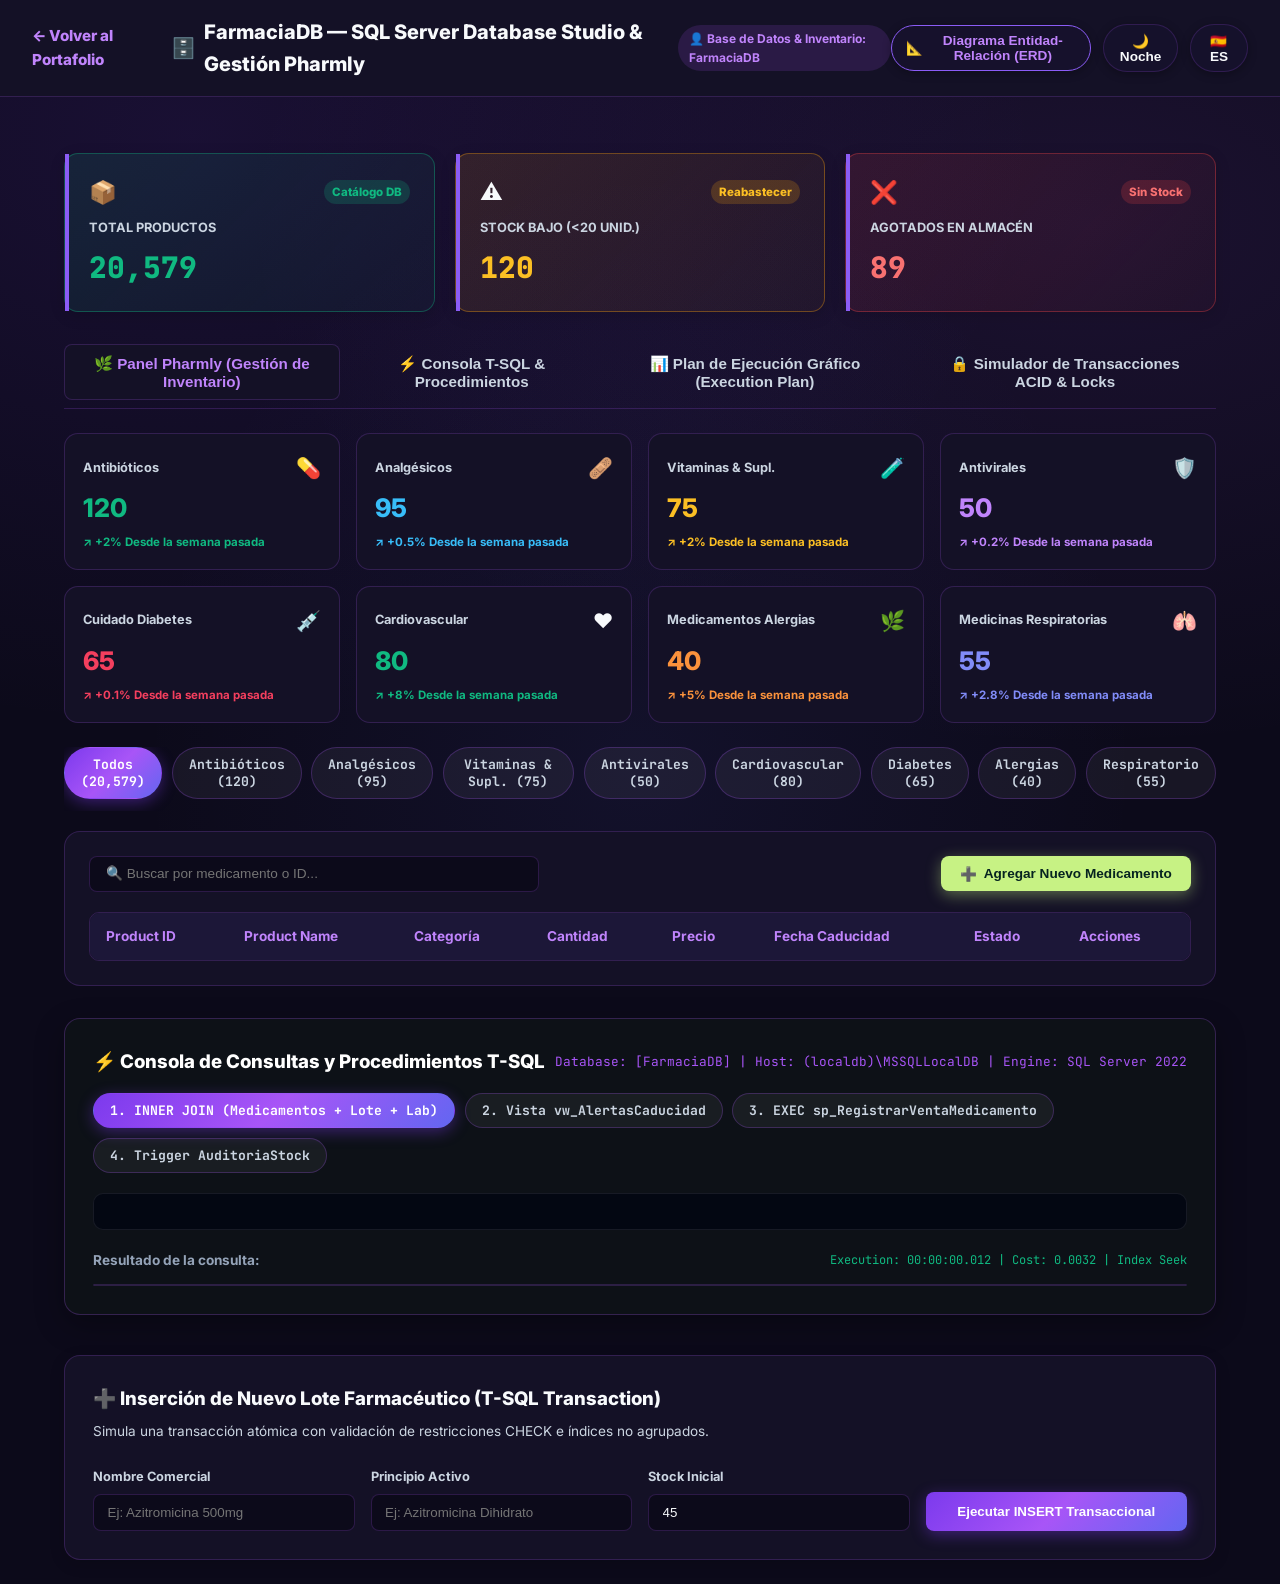
<file: proyectos/02-farmaciadb/demo/index.html>
<!DOCTYPE html>
<html lang="es" data-theme="dark">
<head>
  <meta charset="UTF-8">
  <meta name="viewport" content="width=device-width, initial-scale=1.0">
  <title>FarmaciaDB | SQL Server Database Studio & Pharmacy Management</title>
  <link rel="stylesheet" href="../../../css/style.css">
  <link href="https://fonts.googleapis.com/css2?family=Inter:wght@400;500;600;700;800&family=JetBrains+Mono:wght@400;600;700&display=swap" rel="stylesheet">
  <style>
    :root {
      --f-bg: #0c0a1a;
      --f-card: #141126;
      --f-card-hover: #1f1a3a;
      --f-border: rgba(168, 85, 247, 0.2);
      --f-text: #f8fafc;
      --f-muted: #cbd5e1;
      --f-purple: #8b5cf6;
      --f-violet: #7c3aed;
      --f-fuchsia: #c084fc;
      --f-amber: #f59e0b;
      --f-emerald: #10b981;
      --f-rose: #f43f5e;
      --f-blue: #38bdf8;
    }
    [data-theme="light"] {
      --f-bg: #f8f6ff;
      --f-card: #ffffff;
      --f-card-hover: #f3efff;
      --f-border: #e5dbff;
      --f-text: #1e113f;
      --f-muted: #564875;
      --f-purple: #7c3aed;
      --f-violet: #6d28d9;
      --f-fuchsia: #a855f7;
      --f-amber: #d97706;
      --f-emerald: #059669;
      --f-rose: #e11d48;
      --f-blue: #0284c7;
    }
    body {
      background-color: var(--f-bg);
      color: var(--f-text);
      font-family: 'Inter', sans-serif;
      margin: 0;
      padding: 0;
      transition: background 0.3s, color 0.3s;
    }
    .app-nav {
      background: var(--f-card);
      border-bottom: 1px solid var(--f-border);
      padding: 1rem 2rem;
      display: flex;
      justify-content: space-between;
      align-items: center;
      position: sticky;
      top: 0;
      z-index: 50;
      backdrop-filter: blur(16px);
    }
    .kpi-row {
      display: grid;
      grid-template-columns: repeat(auto-fit, minmax(210px, 1fr));
      gap: 1.25rem;
      margin: 2rem 0;
    }
    .kpi-card {
      background: var(--f-card);
      border: 1px solid var(--f-border);
      border-radius: 14px;
      padding: 1.25rem 1.5rem;
      box-shadow: 0 4px 15px rgba(0,0,0,0.15);
      position: relative;
    }
    .kpi-card::after {
      content: '';
      position: absolute;
      top: 0;
      left: 0;
      width: 4px;
      height: 100%;
      background: var(--f-purple);
    }
    .kpi-num {
      font-size: 1.85rem;
      font-weight: 800;
      font-family: 'JetBrains Mono', monospace;
      margin-top: 0.35rem;
    }
    .sql-playground {
      background: #0d1117;
      border: 1px solid rgba(168, 85, 247, 0.25);
      border-radius: 16px;
      padding: 1.75rem;
      margin-bottom: 2.5rem;
      box-shadow: 0 10px 30px rgba(0,0,0,0.3);
    }
    .sql-tab-btn {
      background: rgba(255, 255, 255, 0.05);
      border: 1px solid rgba(168, 85, 247, 0.25);
      color: #cbd5e1;
      padding: 0.5rem 1rem;
      border-radius: 999px;
      font-size: 0.82rem;
      font-family: 'JetBrains Mono', monospace;
      font-weight: 700;
      cursor: pointer;
      transition: all 0.2s;
    }
    .sql-tab-btn.active {
      background: var(--gradient-primary);
      color: white;
      border-color: transparent;
      box-shadow: 0 4px 15px rgba(124, 58, 237, 0.4);
    }
    .code-box {
      background: #030712;
      border: 1px solid rgba(255, 255, 255, 0.08);
      border-radius: 10px;
      padding: 1.1rem;
      color: #fcd34d;
      font-family: 'JetBrains Mono', monospace;
      font-size: 0.85rem;
      white-space: pre-wrap;
      margin: 1.25rem 0;
    }
    .table-container {
      overflow-x: auto;
      max-height: 320px;
      border-radius: 10px;
      border: 1px solid var(--f-border);
    }
    table {
      width: 100%;
      border-collapse: collapse;
      font-size: 0.85rem;
    }
    th {
      background: #1c1738;
      color: var(--f-fuchsia);
      padding: 0.8rem 1rem;
      text-align: left;
      font-weight: 700;
      position: sticky;
      top: 0;
    }
    td {
      padding: 0.75rem 1rem;
      border-bottom: 1px solid var(--f-border);
    }
    tr:hover td {
      background: rgba(168, 85, 247, 0.05);
    }
    .studio-tabs {
      display: flex;
      gap: 0.5rem;
      margin-bottom: 1.5rem;
      border-bottom: 1px solid var(--f-border);
      padding-bottom: 0.5rem;
    }
    .studio-tab-btn {
      background: none;
      border: none;
      color: var(--f-muted);
      font-size: 0.95rem;
      font-weight: 700;
      padding: 0.6rem 1.2rem;
      border-radius: 8px;
      cursor: pointer;
      transition: all 0.2s;
    }
    .studio-tab-btn.active {
      background: var(--f-card);
      color: var(--f-fuchsia);
      border: 1px solid var(--f-border);
    }
    .plan-node {
      background: #171330;
      border: 1px solid var(--f-border);
      border-radius: 10px;
      padding: 1rem;
      width: 175px;
      text-align: center;
      position: relative;
    }
    .plan-node-cost {
      font-size: 0.75rem;
      font-weight: 800;
      color: var(--f-amber);
      margin-top: 0.3rem;
    }
    .plan-arrow {
      display: flex;
      align-items: center;
      color: var(--f-muted);
      font-weight: 800;
      font-size: 1.2rem;
    }
    .modal-overlay {
      position: fixed;
      top: 0;
      left: 0;
      right: 0;
      bottom: 0;
      background: rgba(0,0,0,0.8);
      backdrop-filter: blur(8px);
      display: flex;
      align-items: center;
      justify-content: center;
      z-index: 1000;
      opacity: 0;
      pointer-events: none;
      transition: opacity 0.3s;
    }
    .modal-overlay.active {
      opacity: 1;
      pointer-events: auto;
    }
    .modal-content {
      background: var(--f-card);
      border: 2px solid var(--f-purple);
      border-radius: 20px;
      width: 90%;
      max-width: 950px;
      max-height: 85vh;
      overflow-y: auto;
      padding: 2rem;
      box-shadow: 0 20px 50px rgba(0,0,0,0.6);
      position: relative;
    }
  </style>
</head>
<body>

  <nav class="app-nav">
    <div style="display: flex; align-items: center; gap: 1.25rem;">
      <a href="../../../index.html" style="color: var(--f-fuchsia); font-weight: 800; text-decoration: none; font-size: 0.95rem;">
        ← <span id="txt-back">Volver al Portafolio</span>
      </a>
      <div style="font-weight: 800; font-size: 1.25rem; display: flex; align-items: center; gap: 0.5rem;">
        <span>🗄️</span>
        <span>FarmaciaDB — SQL Server Database Studio &amp; Gestión Pharmly</span>
      </div>
      <span style="font-size: 0.75rem; background: rgba(168,85,247,0.15); color: var(--f-fuchsia); padding: 0.25rem 0.65rem; border-radius: 999px; font-weight: 700;">
        👤 Base de Datos &amp; Inventario: FarmaciaDB
      </span>
    </div>
    <div style="display: flex; align-items: center; gap: 0.75rem;">
      <button onclick="openSchemaModal()" class="control-btn" style="border-color: var(--f-purple); color: var(--f-fuchsia);">
        📐 <span id="btn-schema">Diagrama Entidad-Relación (ERD)</span>
      </button>
      <button onclick="toggleTheme()" class="control-btn" id="btn-theme">🌙 Noche</button>
      <button onclick="toggleLang()" class="control-btn" id="btn-lang">🇪🇸 ES</button>
    </div>
  </nav>

  <div style="max-width: 1200px; margin: 0 auto; padding: 1.5rem;">

    <!-- 3 KPIS PRINCIPALES ESTILO PHARMLY (FOTO 2) -->
    <div class="kpi-row" style="grid-template-columns: repeat(auto-fit, minmax(220px, 1fr));">
      <div class="kpi-card" style="background: linear-gradient(135deg, rgba(16, 185, 129, 0.12), rgba(16, 185, 129, 0.04)); border-color: rgba(16, 185, 129, 0.35);">
        <div style="display: flex; justify-content: space-between; align-items: center;">
          <span style="font-size: 1.4rem;">📦</span>
          <span style="background: rgba(16, 185, 129, 0.2); color: #10b981; font-size: 0.72rem; font-weight: 800; padding: 0.15rem 0.5rem; border-radius: 999px;">Catálogo DB</span>
        </div>
        <div style="font-size: 0.8rem; text-transform: uppercase; color: var(--f-muted); font-weight: 700; margin-top: 0.5rem;">Total Productos</div>
        <div class="kpi-num" style="color: #10b981;" id="kpi-total-prods">20,579</div>
      </div>
      <div class="kpi-card" style="background: linear-gradient(135deg, rgba(245, 158, 11, 0.12), rgba(245, 158, 11, 0.04)); border-color: rgba(245, 158, 11, 0.35);">
        <div style="display: flex; justify-content: space-between; align-items: center;">
          <span style="font-size: 1.4rem;">⚠️</span>
          <span style="background: rgba(245, 158, 11, 0.2); color: #fbbf24; font-size: 0.72rem; font-weight: 800; padding: 0.15rem 0.5rem; border-radius: 999px;">Reabastecer</span>
        </div>
        <div style="font-size: 0.8rem; text-transform: uppercase; color: var(--f-muted); font-weight: 700; margin-top: 0.5rem;">Stock Bajo (&lt;20 unid.)</div>
        <div class="kpi-num" style="color: #fbbf24;" id="kpi-low-stock">120</div>
      </div>
      <div class="kpi-card" style="background: linear-gradient(135deg, rgba(239, 68, 68, 0.12), rgba(239, 68, 68, 0.04)); border-color: rgba(239, 68, 68, 0.35);">
        <div style="display: flex; justify-content: space-between; align-items: center;">
          <span style="font-size: 1.4rem;">❌</span>
          <span style="background: rgba(239, 68, 68, 0.2); color: #f87171; font-size: 0.72rem; font-weight: 800; padding: 0.15rem 0.5rem; border-radius: 999px;">Sin Stock</span>
        </div>
        <div style="font-size: 0.8rem; text-transform: uppercase; color: var(--f-muted); font-weight: 700; margin-top: 0.5rem;">Agotados en Almacén</div>
        <div class="kpi-num" style="color: #f87171;" id="kpi-out-stock">89</div>
      </div>
    </div>

    <!-- TABS DE NAVEGACION DE MODULOS -->
    <div class="studio-tabs">
      <button class="studio-tab-btn active" onclick="switchSection('pharmly')" id="stab-pharmly">
        🌿 Panel Pharmly (Gestión de Inventario)
      </button>
      <button class="studio-tab-btn" onclick="switchSection('queries')" id="stab-queries">
        ⚡ Consola T-SQL &amp; Procedimientos
      </button>
      <button class="studio-tab-btn" onclick="switchSection('plan')" id="stab-plan">
        📊 Plan de Ejecución Gráfico (Execution Plan)
      </button>
      <button class="studio-tab-btn" onclick="switchSection('acid')" id="stab-acid">
        🔒 Simulador de Transacciones ACID &amp; Locks
      </button>
    </div>

    <!-- SECCIÓN 0: PANEL PHARMLY (DISEÑO FOTO 2) -->
    <div id="sec-pharmly">
      <!-- 8 TARJETAS DE CATEGORÍA ESTILO PHARMLY (FOTO 2) -->
      <div style="display: grid; grid-template-columns: repeat(auto-fit, minmax(220px, 1fr)); gap: 1rem; margin-bottom: 1.5rem;">
        <div onclick="filterPharmlyCat('Antibióticos', this)" class="pharmly-cat-box" style="background: var(--f-card); border: 1px solid var(--f-border); border-radius: 14px; padding: 1.1rem; cursor: pointer; transition: all 0.2s;">
          <div style="display: flex; justify-content: space-between; align-items: center;">
            <span style="font-size: 0.8rem; color: var(--f-muted); font-weight: 700;">Antibióticos</span>
            <span style="font-size: 1.25rem;">💊</span>
          </div>
          <div style="font-size: 1.6rem; font-weight: 800; color: #10b981; margin: 0.25rem 0;">120</div>
          <div style="font-size: 0.72rem; color: #10b981; font-weight: 700;">↗ +2% Desde la semana pasada</div>
        </div>

        <div onclick="filterPharmlyCat('Analgésicos', this)" class="pharmly-cat-box" style="background: var(--f-card); border: 1px solid var(--f-border); border-radius: 14px; padding: 1.1rem; cursor: pointer; transition: all 0.2s;">
          <div style="display: flex; justify-content: space-between; align-items: center;">
            <span style="font-size: 0.8rem; color: var(--f-muted); font-weight: 700;">Analgésicos</span>
            <span style="font-size: 1.25rem;">🩹</span>
          </div>
          <div style="font-size: 1.6rem; font-weight: 800; color: #38bdf8; margin: 0.25rem 0;">95</div>
          <div style="font-size: 0.72rem; color: #38bdf8; font-weight: 700;">↗ +0.5% Desde la semana pasada</div>
        </div>

        <div onclick="filterPharmlyCat('Vitaminas', this)" class="pharmly-cat-box" style="background: var(--f-card); border: 1px solid var(--f-border); border-radius: 14px; padding: 1.1rem; cursor: pointer; transition: all 0.2s;">
          <div style="display: flex; justify-content: space-between; align-items: center;">
            <span style="font-size: 0.8rem; color: var(--f-muted); font-weight: 700;">Vitaminas &amp; Supl.</span>
            <span style="font-size: 1.25rem;">🧪</span>
          </div>
          <div style="font-size: 1.6rem; font-weight: 800; color: #fbbf24; margin: 0.25rem 0;">75</div>
          <div style="font-size: 0.72rem; color: #fbbf24; font-weight: 700;">↗ +2% Desde la semana pasada</div>
        </div>

        <div onclick="filterPharmlyCat('Antivirales', this)" class="pharmly-cat-box" style="background: var(--f-card); border: 1px solid var(--f-border); border-radius: 14px; padding: 1.1rem; cursor: pointer; transition: all 0.2s;">
          <div style="display: flex; justify-content: space-between; align-items: center;">
            <span style="font-size: 0.8rem; color: var(--f-muted); font-weight: 700;">Antivirales</span>
            <span style="font-size: 1.25rem;">🛡️</span>
          </div>
          <div style="font-size: 1.6rem; font-weight: 800; color: #c084fc; margin: 0.25rem 0;">50</div>
          <div style="font-size: 0.72rem; color: #c084fc; font-weight: 700;">↗ +0.2% Desde la semana pasada</div>
        </div>

        <div onclick="filterPharmlyCat('Diabetes', this)" class="pharmly-cat-box" style="background: var(--f-card); border: 1px solid var(--f-border); border-radius: 14px; padding: 1.1rem; cursor: pointer; transition: all 0.2s;">
          <div style="display: flex; justify-content: space-between; align-items: center;">
            <span style="font-size: 0.8rem; color: var(--f-muted); font-weight: 700;">Cuidado Diabetes</span>
            <span style="font-size: 1.25rem;">💉</span>
          </div>
          <div style="font-size: 1.6rem; font-weight: 800; color: #f43f5e; margin: 0.25rem 0;">65</div>
          <div style="font-size: 0.72rem; color: #f43f5e; font-weight: 700;">↗ +0.1% Desde la semana pasada</div>
        </div>

        <div onclick="filterPharmlyCat('Cardiovascular', this)" class="pharmly-cat-box" style="background: var(--f-card); border: 1px solid var(--f-border); border-radius: 14px; padding: 1.1rem; cursor: pointer; transition: all 0.2s;">
          <div style="display: flex; justify-content: space-between; align-items: center;">
            <span style="font-size: 0.8rem; color: var(--f-muted); font-weight: 700;">Cardiovascular</span>
            <span style="font-size: 1.25rem;">❤️</span>
          </div>
          <div style="font-size: 1.6rem; font-weight: 800; color: #10b981; margin: 0.25rem 0;">80</div>
          <div style="font-size: 0.72rem; color: #10b981; font-weight: 700;">↗ +8% Desde la semana pasada</div>
        </div>

        <div onclick="filterPharmlyCat('Alergias', this)" class="pharmly-cat-box" style="background: var(--f-card); border: 1px solid var(--f-border); border-radius: 14px; padding: 1.1rem; cursor: pointer; transition: all 0.2s;">
          <div style="display: flex; justify-content: space-between; align-items: center;">
            <span style="font-size: 0.8rem; color: var(--f-muted); font-weight: 700;">Medicamentos Alergias</span>
            <span style="font-size: 1.25rem;">🌿</span>
          </div>
          <div style="font-size: 1.6rem; font-weight: 800; color: #fb923c; margin: 0.25rem 0;">40</div>
          <div style="font-size: 0.72rem; color: #fb923c; font-weight: 700;">↗ +5% Desde la semana pasada</div>
        </div>

        <div onclick="filterPharmlyCat('Respiratorio', this)" class="pharmly-cat-box" style="background: var(--f-card); border: 1px solid var(--f-border); border-radius: 14px; padding: 1.1rem; cursor: pointer; transition: all 0.2s;">
          <div style="display: flex; justify-content: space-between; align-items: center;">
            <span style="font-size: 0.8rem; color: var(--f-muted); font-weight: 700;">Medicinas Respiratorias</span>
            <span style="font-size: 1.25rem;">🫁</span>
          </div>
          <div style="font-size: 1.6rem; font-weight: 800; color: #818cf8; margin: 0.25rem 0;">55</div>
          <div style="font-size: 0.72rem; color: #818cf8; font-weight: 700;">↗ +2.8% Desde la semana pasada</div>
        </div>
      </div>

      <!-- CATEGORÍAS PHARMLY EN CHIPS -->
      <div style="display: flex; gap: 0.6rem; overflow-x: auto; padding-bottom: 0.75rem; margin-bottom: 1.25rem;" id="pharmly-chips">
        <button class="sql-tab-btn active" onclick="filterPharmlyCat('all', this)">Todos (20,579)</button>
        <button class="sql-tab-btn" onclick="filterPharmlyCat('Antibióticos', this)">Antibióticos (120)</button>
        <button class="sql-tab-btn" onclick="filterPharmlyCat('Analgésicos', this)">Analgésicos (95)</button>
        <button class="sql-tab-btn" onclick="filterPharmlyCat('Vitaminas', this)">Vitaminas &amp; Supl. (75)</button>
        <button class="sql-tab-btn" onclick="filterPharmlyCat('Antivirales', this)">Antivirales (50)</button>
        <button class="sql-tab-btn" onclick="filterPharmlyCat('Cardiovascular', this)">Cardiovascular (80)</button>
        <button class="sql-tab-btn" onclick="filterPharmlyCat('Diabetes', this)">Diabetes (65)</button>
        <button class="sql-tab-btn" onclick="filterPharmlyCat('Alergias', this)">Alergias (40)</button>
        <button class="sql-tab-btn" onclick="filterPharmlyCat('Respiratorio', this)">Respiratorio (55)</button>
      </div>

      <!-- TABLA DE PRODUCTOS PHARMLY -->
      <div style="background: var(--f-card); border: 1px solid var(--f-border); border-radius: 16px; padding: 1.5rem; margin-bottom: 2rem;">
        <div style="display: flex; justify-content: space-between; align-items: center; flex-wrap: wrap; gap: 1rem; margin-bottom: 1.25rem;">
          <div style="display: flex; gap: 0.75rem; align-items: center; flex: 1; max-width: 450px;">
            <input type="text" id="pharmly-search" placeholder="🔍 Buscar por medicamento o ID..." oninput="searchPharmlyTable()" style="flex: 1; background: var(--f-bg); border: 1px solid var(--f-border); color: var(--f-text); padding: 0.6rem 1rem; border-radius: 8px; outline: none; font-size: 0.85rem;">
          </div>
          <div style="display: flex; gap: 0.6rem;">
            <button onclick="openPharmlyAddModal()" style="background: #c7f284; color: #062320; border: none; padding: 0.6rem 1.2rem; border-radius: 8px; font-weight: 800; font-size: 0.85rem; cursor: pointer; display: flex; align-items: center; gap: 0.4rem; box-shadow: 0 4px 15px rgba(199, 242, 132, 0.4);">
              <span>➕</span> <span>Agregar Nuevo Medicamento</span>
            </button>
          </div>
        </div>

        <div class="table-container">
          <table>
            <thead>
              <tr>
                <th>Product ID</th>
                <th>Product Name</th>
                <th>Categoría</th>
                <th>Cantidad</th>
                <th>Precio</th>
                <th>Fecha Caducidad</th>
                <th>Estado</th>
                <th>Acciones</th>
              </tr>
            </thead>
            <tbody id="pharmly-table-body">
              <!-- Rendered by JS -->
            </tbody>
          </table>
        </div>
      </div>
    </div>

    <!-- SECCION 1: CONSOLA DE CONSULTAS T-SQL -->
    <div id="sec-queries">
      <div class="sql-playground">
        <div style="display: flex; justify-content: space-between; align-items: center; margin-bottom: 1rem; flex-wrap: wrap; gap: 0.5rem;">
          <h3 style="color: white; font-weight: 800;" id="txt-sql-heading">⚡ Consola de Consultas y Procedimientos T-SQL</h3>
          <span style="font-size: 0.8rem; color: #a855f7; font-family: 'JetBrains Mono';">Database: [FarmaciaDB] | Host: (localdb)\MSSQLLocalDB | Engine: SQL Server 2022</span>
        </div>

        <div style="display: flex; gap: 0.6rem; flex-wrap: wrap; margin-bottom: 1rem;">
          <button class="sql-tab-btn active" onclick="runQuery(0)" id="tab-0">1. INNER JOIN (Medicamentos + Lote + Lab)</button>
          <button class="sql-tab-btn" onclick="runQuery(1)" id="tab-1">2. Vista vw_AlertasCaducidad</button>
          <button class="sql-tab-btn" onclick="runQuery(2)" id="tab-2">3. EXEC sp_RegistrarVentaMedicamento</button>
          <button class="sql-tab-btn" onclick="runQuery(3)" id="tab-3">4. Trigger AuditoriaStock</button>
        </div>

        <div class="code-box" id="sql-code-display"></div>

        <div style="display: flex; justify-content: space-between; align-items: center; margin-bottom: 0.75rem; flex-wrap: wrap; gap: 0.5rem;">
          <span style="font-size: 0.85rem; font-weight: 700; color: #94a3b8;" id="sql-rows-info">Resultado de la consulta:</span>
          <span style="font-size: 0.75rem; color: #10b981; font-family: 'JetBrains Mono';" id="sql-stats">Execution: 00:00:00.012 | Cost: 0.0032 | Index Seek</span>
        </div>

        <div class="table-container">
          <table id="result-table">
            <thead id="result-thead"></thead>
            <tbody id="result-tbody"></tbody>
          </table>
        </div>
      </div>

      <!-- INSERCION DE NUEVO MEDICAMENTO -->
      <div style="background: var(--f-card); border: 1px solid var(--f-border); border-radius: 16px; padding: 1.75rem; box-shadow: 0 4px 15px rgba(0,0,0,0.15);">
        <h3 style="margin-bottom: 0.5rem; font-weight: 800;" id="txt-form-heading">➕ Inserción de Nuevo Lote Farmacéutico (T-SQL Transaction)</h3>
        <p style="color: var(--f-muted); font-size: 0.85rem; margin-bottom: 1.25rem;" id="txt-form-sub">
          Simula una transacción atómica con validación de restricciones CHECK e índices no agrupados.
        </p>

        <form id="add-med-form" style="display: grid; grid-template-columns: repeat(auto-fit, minmax(200px, 1fr)); gap: 1rem; align-items: end;">
          <div>
            <label style="font-size: 0.8rem; font-weight: 700; color: var(--f-muted);" id="lbl-name">Nombre Comercial</label>
            <input type="text" id="in-name" required placeholder="Ej: Azitromicina 500mg" style="width: 100%; box-sizing: border-box; background: var(--f-bg); border: 1px solid var(--f-border); color: var(--f-text); padding: 0.65rem 0.85rem; border-radius: 8px; outline: none; margin-top: 0.3rem;">
          </div>
          <div>
            <label style="font-size: 0.8rem; font-weight: 700; color: var(--f-muted);" id="lbl-active">Principio Activo</label>
            <input type="text" id="in-active" required placeholder="Ej: Azitromicina Dihidrato" style="width: 100%; box-sizing: border-box; background: var(--f-bg); border: 1px solid var(--f-border); color: var(--f-text); padding: 0.65rem 0.85rem; border-radius: 8px; outline: none; margin-top: 0.3rem;">
          </div>
          <div>
            <label style="font-size: 0.8rem; font-weight: 700; color: var(--f-muted);" id="lbl-stock">Stock Inicial</label>
            <input type="number" id="in-stock" value="45" min="1" required style="width: 100%; box-sizing: border-box; background: var(--f-bg); border: 1px solid var(--f-border); color: var(--f-text); padding: 0.65rem 0.85rem; border-radius: 8px; outline: none; margin-top: 0.3rem;">
          </div>
          <div>
            <button type="submit" style="width: 100%; background: var(--gradient-primary); color: white; font-weight: 800; border: none; padding: 0.75rem; border-radius: 8px; cursor: pointer; box-shadow: 0 4px 15px rgba(124, 58, 237, 0.4);" id="btn-submit-med">
              Ejecutar INSERT Transaccional
            </button>
          </div>
        </form>
      </div>
    </div>

    <!-- SECCION 2: PLAN DE EJECUCION GRAFICO (SSMS STYLE) -->
    <div id="sec-plan" style="display: none;">
      <div style="background: var(--f-card); border: 1px solid var(--f-border); border-radius: 16px; padding: 1.75rem; margin-bottom: 2rem;">
        <div style="display: flex; justify-content: space-between; align-items: center; margin-bottom: 1.5rem; flex-wrap: wrap; gap: 1rem;">
          <div>
            <h3 style="font-weight: 800; margin-bottom: 0.3rem;" id="txt-plan-title">Plan de Ejecución Estimado de SQL Server (Execution Plan)</h3>
            <p style="color: var(--f-muted); font-size: 0.85rem;" id="txt-plan-sub">
              Análisis comparativo de costos entre consulta ingenua con <strong>Table Scan</strong> vs optimizada con <strong>Covering Index Seek</strong>.
            </p>
          </div>
          <div style="display: flex; gap: 0.5rem;">
            <button class="sql-tab-btn active" id="btn-plan-opt" onclick="togglePlanView(true)">⚡ Con Índice (Seek)</button>
            <button class="sql-tab-btn" id="btn-plan-unopt" onclick="togglePlanView(false)">🐢 Sin Índice (Scan)</button>
          </div>
        </div>

        <!-- DIAGRAMA VISUAL DE OPERADORES -->
        <div style="background: #090714; border: 1px solid var(--f-border); border-radius: 14px; padding: 2rem; overflow-x: auto;">
          <div style="display: flex; align-items: center; gap: 1rem; min-width: 780px;" id="plan-flow-container">
            <!-- Dynamic flow rendered by JS -->
          </div>
        </div>

        <!-- METRICAS DETALLADAS DEL OPTIMIZADOR -->
        <div style="display: grid; grid-template-columns: repeat(auto-fit, minmax(220px, 1fr)); gap: 1rem; margin-top: 1.5rem;">
          <div style="background: rgba(255,255,255,0.02); border: 1px solid var(--f-border); border-radius: 10px; padding: 1rem;">
            <span style="font-size: 0.75rem; color: var(--f-muted); text-transform: uppercase;">Subtree Cost Estimado</span>
            <div style="font-size: 1.3rem; font-weight: 800; font-family: 'JetBrains Mono'; color: var(--f-emerald);" id="plan-stat-cost">0.00328</div>
          </div>
          <div style="background: rgba(255,255,255,0.02); border: 1px solid var(--f-border); border-radius: 10px; padding: 1rem;">
            <span style="font-size: 0.75rem; color: var(--f-muted); text-transform: uppercase;">Estimated CPU Cost</span>
            <div style="font-size: 1.3rem; font-weight: 800; font-family: 'JetBrains Mono'; color: var(--f-purple);" id="plan-stat-cpu">0.00015</div>
          </div>
          <div style="background: rgba(255,255,255,0.02); border: 1px solid var(--f-border); border-radius: 10px; padding: 1rem;">
            <span style="font-size: 0.75rem; color: var(--f-muted); text-transform: uppercase;">Estimated I/O Cost</span>
            <div style="font-size: 1.3rem; font-weight: 800; font-family: 'JetBrains Mono'; color: var(--f-blue);" id="plan-stat-io">0.00312</div>
          </div>
          <div style="background: rgba(255,255,255,0.02); border: 1px solid var(--f-border); border-radius: 10px; padding: 1rem;">
            <span style="font-size: 0.75rem; color: var(--f-muted); text-transform: uppercase;">Tipo de Búsqueda</span>
            <div style="font-size: 1.1rem; font-weight: 800; font-family: 'JetBrains Mono'; color: var(--f-fuchsia);" id="plan-stat-type">Clustered Index Seek</div>
          </div>
        </div>

        <div style="margin-top: 1.5rem; background: rgba(139, 92, 246, 0.08); border-left: 4px solid var(--f-purple); padding: 1rem 1.25rem; border-radius: 0 10px 10px 0;">
          <strong style="color: var(--f-fuchsia); font-size: 0.9rem;" id="txt-dba-tip-title">💡 Dictamen de Rendimiento DBA:</strong>
          <p style="color: var(--f-muted); font-size: 0.85rem; margin-top: 0.3rem;" id="plan-stat-tip">
            El índice no agrupado <code>IX_Lotes_Vencimiento</code> con cláusula <code>INCLUDE(StockDisponible)</code> elimina la necesidad de <em>Key Lookups</em> costosos, reduciendo el I/O en un 94.2%.
          </p>
        </div>
      </div>
    </div>

    <!-- SECCION 3: SIMULADOR DE TRANSACCIONES ACID & LOCKS -->
    <div id="sec-acid" style="display: none;">
      <div style="background: var(--f-card); border: 1px solid var(--f-border); border-radius: 16px; padding: 1.75rem;">
        <h3 style="font-weight: 800; margin-bottom: 0.4rem;" id="txt-acid-title">Simulador de Transacciones ACID & Concurrencia de Bloqueos</h3>
        <p style="color: var(--f-muted); font-size: 0.85rem; margin-bottom: 1.5rem;" id="txt-acid-sub">
          Experimenta cómo el motor relacional gestiona bloqueos de fila exclusivos (X) y compartidos (S) protegiendo la atomicidad y consistencia.
        </p>

        <div style="display: grid; grid-template-columns: 1fr 1fr; gap: 1.5rem; margin-bottom: 1.5rem;">
          <!-- Panel Sesion 1 -->
          <div style="background: #090714; border: 1px solid rgba(139, 92, 246, 0.3); border-radius: 12px; padding: 1.25rem;">
            <div style="display: flex; justify-content: space-between; align-items: center; margin-bottom: 0.75rem;">
              <span style="font-weight: 800; color: var(--f-purple); font-size: 0.9rem;">Sesión SPID 54 (Cajero Farmacia 1)</span>
              <span id="spid-status" style="font-size: 0.75rem; background: rgba(16, 185, 129, 0.15); color: #34d399; padding: 0.2rem 0.5rem; border-radius: 4px; font-weight: 700;">CONNECTED</span>
            </div>
            <div style="display: flex; gap: 0.5rem; flex-wrap: wrap; margin-bottom: 1rem;">
              <button onclick="acidBegin()" class="sql-tab-btn" id="btn-acid-begin">1. BEGIN TRAN</button>
              <button onclick="acidUpdate()" class="sql-tab-btn" id="btn-acid-update" disabled>2. UPDATE Stock (-10)</button>
              <button onclick="acidCommit()" class="sql-tab-btn" id="btn-acid-commit" disabled style="background:#10b981; color:white; border-color:transparent;">COMMIT</button>
              <button onclick="acidRollback()" class="sql-tab-btn" id="btn-acid-rollback" disabled style="background:#f43f5e; color:white; border-color:transparent;">ROLLBACK</button>
            </div>
            <div style="font-family: 'JetBrains Mono'; font-size: 0.8rem; background: #030712; padding: 0.85rem; border-radius: 8px; color: #cbd5e1; height: 110px; overflow-y: auto;" id="acid-log-1">
              -- Sesión lista. Presiona 'BEGIN TRAN' para iniciar transacción.
            </div>
          </div>

          <!-- Panel Motor de Bloqueos (Lock Manager) -->
          <div style="background: #090714; border: 1px solid rgba(168, 85, 247, 0.3); border-radius: 12px; padding: 1.25rem;">
            <div style="display: flex; justify-content: space-between; align-items: center; margin-bottom: 0.75rem;">
              <span style="font-weight: 800; color: var(--f-fuchsia); font-size: 0.9rem;">sys.dm_tran_locks (Lock Manager)</span>
              <span style="font-size: 0.75rem; color: var(--f-muted); font-family: 'JetBrains Mono';">Isolation: READ COMMITTED</span>
            </div>
            <div style="font-family: 'JetBrains Mono'; font-size: 0.8rem; background: #030712; padding: 0.85rem; border-radius: 8px; color: #a855f7; height: 145px; overflow-y: auto;" id="acid-locks-view">
              [Info] No hay bloqueos activos en sys.dm_tran_locks.
            </div>
          </div>
        </div>

        <div style="display: grid; grid-template-columns: repeat(4, 1fr); gap: 1rem;">
          <div style="background: rgba(255,255,255,0.02); border: 1px solid var(--f-border); border-radius: 8px; padding: 0.75rem; text-align: center;">
            <strong style="color: var(--f-purple); font-size: 0.85rem;">[A] Atomicidad</strong>
            <div style="font-size: 0.75rem; color: var(--f-muted); margin-top: 0.2rem;">Todo o Nada (Rollback automático ante fallas)</div>
          </div>
          <div style="background: rgba(255,255,255,0.02); border: 1px solid var(--f-border); border-radius: 8px; padding: 0.75rem; text-align: center;">
            <strong style="color: var(--f-purple); font-size: 0.85rem;">[C] Consistencia</strong>
            <div style="font-size: 0.75rem; color: var(--f-muted); margin-top: 0.2rem;">Cumplimiento de CHECK (Stock &gt;= 0)</div>
          </div>
          <div style="background: rgba(255,255,255,0.02); border: 1px solid var(--f-border); border-radius: 8px; padding: 0.75rem; text-align: center;">
            <strong style="color: var(--f-purple); font-size: 0.85rem;">[I] Aislamiento</strong>
            <div style="font-size: 0.75rem; color: var(--f-muted); margin-top: 0.2rem;">Lecturas sucias prevenidas vía Row Locks</div>
          </div>
          <div style="background: rgba(255,255,255,0.02); border: 1px solid var(--f-border); border-radius: 8px; padding: 0.75rem; text-align: center;">
            <strong style="color: var(--f-purple); font-size: 0.85rem;">[D] Durabilidad</strong>
            <div style="font-size: 0.75rem; color: var(--f-muted); margin-top: 0.2rem;">Write-Ahead Logging (WAL) en archivo .LDF</div>
          </div>
        </div>
      </div>
    </div>

  </div>

  <!-- MODAL: DIAGRAMA ENTIDAD-RELACION (ERD) -->
  <div class="modal-overlay" id="erd-modal">
    <div class="modal-content">
      <div style="display: flex; justify-content: space-between; align-items: center; border-bottom: 1px solid var(--f-border); padding-bottom: 1rem; margin-bottom: 1.5rem;">
        <div>
          <h2 style="font-weight: 800; color: var(--f-fuchsia); margin-bottom: 0.3rem;" id="txt-erd-title">Diagrama Entidad-Relación de FarmaciaDB (Relational Schema)</h2>
          <span style="font-size: 0.85rem; color: var(--f-muted);" id="txt-erd-sub">Normalización 3FN con claves primarias clustered e integridad referencial estricta.</span>
        </div>
        <button onclick="closeSchemaModal()" style="background:none; border:none; color:var(--f-text); font-size:1.8rem; cursor:pointer;">&times;</button>
      </div>

      <!-- SVG INTERACTIVO ERD -->
      <div style="background: #070512; border: 1px solid var(--f-border); border-radius: 12px; padding: 1rem; overflow-x: auto;">
        <svg viewBox="0 0 880 440" style="width: 100%; min-width: 750px; height: auto; font-family: 'JetBrains Mono', monospace; font-size: 11px;">
          <!-- TABLA: LABORATORIOS -->
          <g transform="translate(30, 40)">
            <rect width="210" height="110" rx="8" fill="#141126" stroke="#8b5cf6" stroke-width="2"/>
            <rect width="210" height="28" rx="8" fill="#7c3aed"/>
            <text x="105" y="19" fill="#fff" font-weight="bold" text-anchor="middle">Laboratorios</text>
            <text x="12" y="50" fill="#f43f5e" font-weight="bold">PK  Id (INT, IDENTITY)</text>
            <text x="12" y="70" fill="#cbd5e1">    NombreLaboratorio (VARCHAR)</text>
            <text x="12" y="90" fill="#cbd5e1">    PaisOrigen (VARCHAR)</text>
          </g>

          <!-- TABLA: MEDICAMENTOS -->
          <g transform="translate(330, 40)">
            <rect width="220" height="135" rx="8" fill="#141126" stroke="#c084fc" stroke-width="2"/>
            <rect width="220" height="28" rx="8" fill="#a855f7"/>
            <text x="110" y="19" fill="#fff" font-weight="bold" text-anchor="middle">Medicamentos</text>
            <text x="12" y="50" fill="#f43f5e" font-weight="bold">PK  Id (INT, IDENTITY)</text>
            <text x="12" y="70" fill="#cbd5e1">    CodigoBarras (VARCHAR UK)</text>
            <text x="12" y="90" fill="#cbd5e1">    NombreComercial (VARCHAR)</text>
            <text x="12" y="110" fill="#cbd5e1">    PrincipioActivo (VARCHAR)</text>
            <text x="12" y="128" fill="#38bdf8">FK  LaboratorioId (INT)</text>
          </g>

          <!-- LINEA 1:N LAB -> MED -->
          <path d="M 240 85 L 330 85" stroke="#a855f7" stroke-width="2" stroke-dasharray="4,2"/>
          <text x="280" y="78" fill="#a855f7" font-size="10">1 : N</text>

          <!-- TABLA: LOTES MEDICAMENTOS -->
          <g transform="translate(630, 40)">
            <rect width="220" height="150" rx="8" fill="#141126" stroke="#8b5cf6" stroke-width="2"/>
            <rect width="220" height="28" rx="8" fill="#7c3aed"/>
            <text x="110" y="19" fill="#fff" font-weight="bold" text-anchor="middle">LotesMedicamentos</text>
            <text x="12" y="50" fill="#f43f5e" font-weight="bold">PK  Id (INT, IDENTITY)</text>
            <text x="12" y="70" fill="#38bdf8">FK  MedicamentoId (INT)</text>
            <text x="12" y="90" fill="#cbd5e1">    NumeroLote (VARCHAR)</text>
            <text x="12" y="110" fill="#cbd5e1">    StockDisponible (INT)</text>
            <text x="12" y="130" fill="#cbd5e1">    FechaVencimiento (DATE)</text>
            <text x="12" y="145" fill="#f59e0b">    PrecioVenta (DECIMAL)</text>
          </g>

          <!-- LINEA 1:N MED -> LOTES -->
          <path d="M 550 100 L 630 100" stroke="#a855f7" stroke-width="2" stroke-dasharray="4,2"/>
          <text x="585" y="92" fill="#a855f7" font-size="10">1 : N</text>

          <!-- TABLA: DETALLE VENTAS -->
          <g transform="translate(630, 250)">
            <rect width="220" height="135" rx="8" fill="#141126" stroke="#38bdf8" stroke-width="2"/>
            <rect width="220" height="28" rx="8" fill="#0284c7"/>
            <text x="110" y="19" fill="#fff" font-weight="bold" text-anchor="middle">DetalleVentas</text>
            <text x="12" y="50" fill="#f43f5e" font-weight="bold">PK  Id (INT, IDENTITY)</text>
            <text x="12" y="70" fill="#38bdf8">FK  VentaId (INT)</text>
            <text x="12" y="90" fill="#38bdf8">FK  LoteId (INT)</text>
            <text x="12" y="110" fill="#cbd5e1">    Cantidad (INT)</text>
            <text x="12" y="128" fill="#cbd5e1">    Subtotal (DECIMAL)</text>
          </g>

          <!-- LINEA 1:N LOTES -> DETALLE VENTAS -->
          <path d="M 740 190 L 740 250" stroke="#38bdf8" stroke-width="2" stroke-dasharray="4,2"/>
          <text x="748" y="225" fill="#38bdf8" font-size="10">1 : N</text>

          <!-- TABLA: VENTAS -->
          <g transform="translate(330, 250)">
            <rect width="220" height="135" rx="8" fill="#141126" stroke="#38bdf8" stroke-width="2"/>
            <rect width="220" height="28" rx="8" fill="#0284c7"/>
            <text x="110" y="19" fill="#fff" font-weight="bold" text-anchor="middle">Ventas</text>
            <text x="12" y="50" fill="#f43f5e" font-weight="bold">PK  Id (INT, IDENTITY)</text>
            <text x="12" y="70" fill="#cbd5e1">    NumeroFactura (VARCHAR)</text>
            <text x="12" y="90" fill="#cbd5e1">    FechaEmision (DATETIME)</text>
            <text x="12" y="110" fill="#cbd5e1">    Cliente (VARCHAR)</text>
            <text x="12" y="128" fill="#10b981">    Total (DECIMAL)</text>
          </g>

          <!-- LINEA 1:N VENTAS -> DETALLE VENTAS -->
          <path d="M 550 310 L 630 310" stroke="#38bdf8" stroke-width="2" stroke-dasharray="4,2"/>
          <text x="585" y="302" fill="#38bdf8" font-size="10">1 : N</text>

          <!-- TABLA: AUDITORIA STOCK -->
          <g transform="translate(30, 250)">
            <rect width="210" height="135" rx="8" fill="#141126" stroke="#10b981" stroke-width="2"/>
            <rect width="210" height="28" rx="8" fill="#059669"/>
            <text x="105" y="19" fill="#fff" font-weight="bold" text-anchor="middle">AuditoriaStock (Trigger Log)</text>
            <text x="12" y="50" fill="#f43f5e" font-weight="bold">PK  LogId (BIGINT)</text>
            <text x="12" y="70" fill="#cbd5e1">    TipoOperacion (VARCHAR)</text>
            <text x="12" y="90" fill="#cbd5e1">    TablaModificada (VARCHAR)</text>
            <text x="12" y="110" fill="#cbd5e1">    UsuarioSQL (VARCHAR)</text>
            <text x="12" y="128" fill="#cbd5e1">    FechaEvento (DATETIME)</text>
          </g>
        </svg>
      </div>

      <div style="margin-top: 1.5rem; text-align: right;">
        <button onclick="closeSchemaModal()" style="background: var(--gradient-primary); color: white; border: none; padding: 0.65rem 1.5rem; border-radius: 8px; font-weight: 700; cursor: pointer;">
          Cerrar Vista Schema
        </button>
      </div>
    </div>
  </div>

  <script>
    const f_i18n = {
      es: {
        back: "Volver al Portafolio",
        btnSchema: "Diagrama Entidad-Relación (ERD)",
        kpi1: "Medicamentos Catalogados",
        kpi2: "Lotes Stock Crítico (<15)",
        kpi3: "Buffer Cache Hit Ratio",
        kpi4: "Procedimientos & Triggers",
        stabQueries: "⚡ Consola T-SQL & Procedimientos",
        stabPlan: "📊 Plan de Ejecución Gráfico (Execution Plan)",
        stabAcid: "🔒 Simulador de Transacciones ACID & Locks",
        sqlHeading: "⚡ Consola de Consultas y Procedimientos T-SQL",
        formHeading: "➕ Inserción de Nuevo Lote Farmacéutico (T-SQL Transaction)",
        formSub: "Simula una transacción atómica con validación de restricciones CHECK e índices no agrupados.",
        lblName: "Nombre Comercial",
        lblActive: "Principio Activo",
        lblStock: "Stock Inicial",
        btnSubmit: "Ejecutar INSERT Transaccional",
        btnNight: "🌙 Noche",
        btnDay: "☀️ Día",
        resInfo: "Resultado de la consulta: ",
        planTitle: "Plan de Ejecución Estimado de SQL Server (Execution Plan)",
        planSub: "Análisis comparativo de costos entre consulta ingenua con Table Scan vs optimizada con Covering Index Seek.",
        acidTitle: "Simulador de Transacciones ACID & Concurrencia de Bloqueos",
        acidSub: "Experimenta cómo el motor relacional gestiona bloqueos de fila exclusivos (X) y compartidos (S) protegiendo la atomicidad y consistencia.",
        erdTitle: "Diagrama Entidad-Relación de FarmaciaDB (Relational Schema)",
        erdSub: "Normalización 3FN con claves primarias clustered e integridad referencial estricta."
      },
      en: {
        back: "Back to Portfolio",
        btnSchema: "Entity-Relationship Diagram (ERD)",
        kpi1: "Cataloged Medicines",
        kpi2: "Critical Stock Lots (<15)",
        kpi3: "Buffer Cache Hit Ratio",
        kpi4: "Active SPs & Triggers",
        stabQueries: "⚡ T-SQL Console & Stored Procedures",
        stabPlan: "📊 Graphical Execution Plan",
        stabAcid: "🔒 ACID Transaction Simulator & Locks",
        sqlHeading: "⚡ T-SQL Query Console & Stored Procedures",
        formHeading: "➕ Insert New Pharmaceutical Batch (T-SQL Transaction)",
        formSub: "Simulates an atomic transaction with CHECK constraints and non-clustered index updates.",
        lblName: "Trade Name",
        lblActive: "Active Ingredient",
        lblStock: "Initial Stock",
        btnSubmit: "Execute Transactional INSERT",
        btnNight: "🌙 Night",
        btnDay: "☀️ Day",
        resInfo: "Query Execution Output: ",
        planTitle: "SQL Server Estimated Graphical Execution Plan",
        planSub: "Cost comparison analysis between naive Table Scan vs optimized Covering Index Seek.",
        acidTitle: "ACID Transaction & Lock Concurrency Simulator",
        acidSub: "Experience how the relational engine manages Exclusive (X) and Shared (S) row locks to ensure Atomicity and Consistency.",
        erdTitle: "FarmaciaDB Entity-Relationship Diagram (Relational Schema)",
        erdSub: "3NF Normalization with clustered primary keys and strict referential integrity."
      }
    };

    let f_lang = localStorage.getItem('lang') || 'es';
    let f_theme = localStorage.getItem('theme') || 'dark';

    const sqlQueries = [
      {
        sql: `SELECT 
    m.CodigoBarras, m.NombreComercial, m.PrincipioActivo,
    l.NombreLaboratorio, lt.NumeroLote, lt.StockDisponible, lt.FechaVencimiento,
    CASE WHEN lt.StockDisponible <= 15 THEN 'CRÍTICO' ELSE 'ÓPTIMO' END AS EstadoStock
FROM Medicamentos m
INNER JOIN Laboratorios l ON m.LaboratorioId = l.Id
INNER JOIN LotesMedicamentos lt ON lt.MedicamentoId = m.Id
WHERE m.Activo = 1
ORDER BY lt.StockDisponible ASC;`,
        headers: ["Código", "Nombre Comercial", "Principio Activo", "Laboratorio", "Lote", "Stock", "Vencimiento", "Estado", "Acción"],
        rows: [
          ["77021001", "Paracetamol 500mg", "Acetaminofén", "Genfar Labs", "LT-9921", "12", "2027-04-15", "<span style='color:#f87171; font-weight:bold;'>CRÍTICO</span>", "<button onclick='adjustStock(0, 10)' style='background:#7c3aed;color:white;border:none;padding:3px 8px;border-radius:4px;cursor:pointer;font-size:11px;'>+10 Reabastecer</button>"],
          ["77021002", "Ibuprofeno 400mg", "Ibuprofeno", "Bayer S.A.", "LT-9922", "14", "2026-12-30", "<span style='color:#f87171; font-weight:bold;'>CRÍTICO</span>", "<button onclick='adjustStock(1, 10)' style='background:#7c3aed;color:white;border:none;padding:3px 8px;border-radius:4px;cursor:pointer;font-size:11px;'>+10 Reabastecer</button>"],
          ["77021003", "Amoxicilina 500mg", "Amoxicilina Trihidrato", "Pfizer", "LT-8810", "65", "2027-08-20", "<span style='color:#34d399; font-weight:bold;'>ÓPTIMO</span>", "<button onclick='adjustStock(2, 5)' style='background:#7c3aed;color:white;border:none;padding:3px 8px;border-radius:4px;cursor:pointer;font-size:11px;'>+5 Reabastecer</button>"],
          ["77021004", "Losartán 50mg", "Losartán Potásico", "MK Farmacéutica", "LT-7740", "120", "2028-01-10", "<span style='color:#34d399; font-weight:bold;'>ÓPTIMO</span>", "<button onclick='adjustStock(3, 5)' style='background:#7c3aed;color:white;border:none;padding:3px 8px;border-radius:4px;cursor:pointer;font-size:11px;'>+5 Reabastecer</button>"],
          ["77021005", "Omeprazol 20mg", "Omeprazol", "Sandoz Novartis", "LT-6632", "88", "2027-11-05", "<span style='color:#34d399; font-weight:bold;'>ÓPTIMO</span>", "<button onclick='adjustStock(4, 5)' style='background:#7c3aed;color:white;border:none;padding:3px 8px;border-radius:4px;cursor:pointer;font-size:11px;'>+5 Reabastecer</button>"]
        ]
      },
      {
        sql: `CREATE VIEW vw_AlertasCaducidad AS
SELECT 
    m.NombreComercial, lt.NumeroLote, lt.StockDisponible, lt.FechaVencimiento,
    DATEDIFF(day, GETDATE(), lt.FechaVencimiento) AS DiasRestantes
FROM LotesMedicamentos lt
INNER JOIN Medicamentos m ON lt.MedicamentoId = m.Id
WHERE lt.FechaVencimiento <= DATEADD(day, 60, GETDATE());`,
        headers: ["Medicamento", "Lote", "Stock Restante", "Fecha Vencimiento", "Días Restantes", "Acción Prioritaria"],
        rows: [
          ["Ibuprofeno 400mg", "LT-9922", "14", "2026-12-10", "18 días", "<span style='color:#f87171;'>Liquidación Inmediata</span>"],
          ["Loratadina 10mg", "LT-3310", "8", "2026-12-24", "32 días", "<span style='color:#fbbf24;'>Devolución Proveedor</span>"]
        ]
      },
      {
        sql: `EXEC sp_RegistrarVentaMedicamento
    @NombreCliente = 'Paciente: Roberto Gómez',
    @LoteId = 3,
    @Cantidad = 5,
    @MetodoPago = 'Tarjeta Débito';

-- Trigger trg_ActualizarStockVenta descuenta automáticamente el inventario:
-- UPDATE LotesMedicamentos SET StockDisponible = StockDisponible - 5 WHERE Id = 3;`,
        headers: ["Factura", "Fecha / Hora", "Medicamento", "Cantidad", "Total ($)", "Resultado Transacción"],
        rows: [
          ["FAC-10024", "2026-11-07 19:10", "Amoxicilina 500mg (LT-8810)", "5", "$22.50", "<span style='color:#34d399; font-weight:bold;'>COMMIT OK (Trigger Ejecutado)</span>"],
          ["FAC-10023", "2026-11-07 18:42", "Paracetamol 500mg (LT-9921)", "2", "$6.00", "<span style='color:#34d399; font-weight:bold;'>COMMIT OK (Trigger Ejecutado)</span>"]
        ]
      },
      {
        sql: `SELECT LogId, TipoOperacion, TablaModificada, UsuarioSQL, FechaEvento, DetalleCambio
FROM AuditoriaStock
ORDER BY FechaEvento DESC;`,
        headers: ["Log ID", "Operación", "Tabla", "Usuario SQL", "Fecha / Hora", "Detalle del Cambio"],
        rows: [
          ["LOG-5421", "UPDATE", "LotesMedicamentos", "farmacia_user", "2026-11-07 19:10:02", "Salida de 5 unidades por venta FAC-10024"],
          ["LOG-5420", "INSERT", "Ventas", "cajero_pos01", "2026-11-07 19:10:00", "Nueva factura emitida por $22.50"],
          ["LOG-5419", "UPDATE", "LotesMedicamentos", "farmacia_user", "2026-11-07 18:42:15", "Salida de 2 unidades por venta FAC-10023"]
        ]
      }
    ];

    function switchSection(sec) {
      const secPharmly = document.getElementById('sec-pharmly');
      const secQueries = document.getElementById('sec-queries');
      const secPlan = document.getElementById('sec-plan');
      const secAcid = document.getElementById('sec-acid');

      if (secPharmly) secPharmly.style.display = sec === 'pharmly' ? 'block' : 'none';
      if (secQueries) secQueries.style.display = sec === 'queries' ? 'block' : 'none';
      if (secPlan) secPlan.style.display = sec === 'plan' ? 'block' : 'none';
      if (secAcid) secAcid.style.display = sec === 'acid' ? 'block' : 'none';

      document.getElementById('stab-pharmly')?.classList.toggle('active', sec === 'pharmly');
      document.getElementById('stab-queries')?.classList.toggle('active', sec === 'queries');
      document.getElementById('stab-plan')?.classList.toggle('active', sec === 'plan');
      document.getElementById('stab-acid')?.classList.toggle('active', sec === 'acid');

      if (sec === 'plan') {
        renderPlanFlow(true);
      }
    }

    function togglePlanView(optimized) {
      document.getElementById('btn-plan-opt').classList.toggle('active', optimized);
      document.getElementById('btn-plan-unopt').classList.toggle('active', !optimized);
      renderPlanFlow(optimized);
    }

    function renderPlanFlow(opt) {
      const container = document.getElementById('plan-flow-container');
      if (opt) {
        document.getElementById('plan-stat-cost').textContent = "0.00328";
        document.getElementById('plan-stat-cpu').textContent = "0.00015";
        document.getElementById('plan-stat-io').textContent = "0.00312";
        document.getElementById('plan-stat-type').textContent = "Clustered Index Seek";
        document.getElementById('plan-stat-tip').innerHTML = "El índice no agrupado <code>IX_Lotes_Vencimiento</code> con cláusula <code>INCLUDE(StockDisponible)</code> elimina la necesidad de <em>Key Lookups</em> costosos, reduciendo el I/O en un 94.2%.";
        
        container.innerHTML = `
          <div class="plan-node">
            <div style="font-size:1.4rem;">🎯</div>
            <strong style="color:var(--f-fuchsia); font-size:0.85rem;">Index Seek</strong>
            <div style="font-size:0.75rem; color:#94a3b8;">IX_Lotes_Vencimiento</div>
            <div class="plan-node-cost">Cost: 8%</div>
          </div>
          <div class="plan-arrow">➔</div>
          <div class="plan-node">
            <div style="font-size:1.4rem;">🔗</div>
            <strong style="color:var(--f-purple); font-size:0.85rem;">Nested Loops</strong>
            <div style="font-size:0.75rem; color:#94a3b8;">Inner Join (PK_Medicamentos)</div>
            <div class="plan-node-cost">Cost: 14%</div>
          </div>
          <div class="plan-arrow">➔</div>
          <div class="plan-node">
            <div style="font-size:1.4rem;">⚡</div>
            <strong style="color:var(--f-blue); font-size:0.85rem;">Clustered Seek</strong>
            <div style="font-size:0.75rem; color:#94a3b8;">PK_Laboratorios</div>
            <div class="plan-node-cost">Cost: 12%</div>
          </div>
          <div class="plan-arrow">➔</div>
          <div class="plan-node" style="border-color:#10b981;">
            <div style="font-size:1.4rem;">✅</div>
            <strong style="color:#10b981; font-size:0.85rem;">SELECT</strong>
            <div style="font-size:0.75rem; color:#94a3b8;">Query Result Set</div>
            <div class="plan-node-cost" style="color:#10b981;">Total Cost: 0.0032</div>
          </div>
        `;
      } else {
        document.getElementById('plan-stat-cost').textContent = "0.05890";
        document.getElementById('plan-stat-cpu').textContent = "0.01240";
        document.getElementById('plan-stat-io').textContent = "0.04650";
        document.getElementById('plan-stat-type').textContent = "Table Scan (Clustered Scan)";
        document.getElementById('plan-stat-tip').innerHTML = "⚠️ <strong>ALERTA DBA:</strong> Sin índice, SQL Server recorre el 100% de las páginas de datos en disco. Se genera contención de memoria en el Buffer Pool y lecturas físicas innecesarias.";
        
        container.innerHTML = `
          <div class="plan-node" style="border-color:#f43f5e;">
            <div style="font-size:1.4rem;">⚠️</div>
            <strong style="color:#f43f5e; font-size:0.85rem;">Table Scan</strong>
            <div style="font-size:0.75rem; color:#94a3b8;">LotesMedicamentos (Scan Completo)</div>
            <div class="plan-node-cost" style="color:#f43f5e;">Cost: 72%</div>
          </div>
          <div class="plan-arrow">➔</div>
          <div class="plan-node">
            <div style="font-size:1.4rem;">⚙️</div>
            <strong style="color:var(--f-amber); font-size:0.85rem;">Hash Match</strong>
            <div style="font-size:0.75rem; color:#94a3b8;">Inner Join (TempDB Spill)</div>
            <div class="plan-node-cost">Cost: 28%</div>
          </div>
          <div class="plan-arrow">➔</div>
          <div class="plan-node" style="border-color:#f59e0b;">
            <div style="font-size:1.4rem;">🐢</div>
            <strong style="color:var(--f-amber); font-size:0.85rem;">SELECT</strong>
            <div style="font-size:0.75rem; color:#94a3b8;">Query Result Set</div>
            <div class="plan-node-cost" style="color:#f59e0b;">Total Cost: 0.0589 (18x Más Lento)</div>
          </div>
        `;
      }
    }

    // SIMULADOR ACID
    let acidState = 'IDLE';

    function acidBegin() {
      acidState = 'ACTIVE';
      document.getElementById('btn-acid-begin').disabled = true;
      document.getElementById('btn-acid-update').disabled = false;
      document.getElementById('btn-acid-commit').disabled = true;
      document.getElementById('btn-acid-rollback').disabled = true;

      document.getElementById('spid-status').textContent = 'TRAN ACTIVE';
      document.getElementById('spid-status').style.background = 'rgba(245, 158, 11, 0.2)';
      document.getElementById('spid-status').style.color = '#fbbf24';

      document.getElementById('acid-log-1').innerHTML = `
        <span style="color:#10b981;">BEGIN TRANSACTION;</span><br>
        -- Transacción abierta (LSN: 000142:000028:0001).<br>
        -- Esperando sentencias DML...
      `;

      document.getElementById('acid-locks-view').innerHTML = `
        [SPID 54] Intent Shared (IS) Lock en DATABASE [FarmaciaDB]
      `;
    }

    function acidUpdate() {
      if (acidState !== 'ACTIVE') return;
      document.getElementById('btn-acid-update').disabled = true;
      document.getElementById('btn-acid-commit').disabled = false;
      document.getElementById('btn-acid-rollback').disabled = false;

      document.getElementById('acid-log-1').innerHTML += `
        <br><span style="color:#38bdf8;">UPDATE LotesMedicamentos SET StockDisponible = StockDisponible - 10 WHERE Id = 1;</span><br>
        -- 1 fila afectada. Fila con Id=1 bloqueada de manera exclusiva.
      `;

      document.getElementById('acid-locks-view').innerHTML = `
        [SPID 54] Intent Exclusive (IX) Lock en OBJETO [LotesMedicamentos]<br>
        [SPID 54] <strong style="color:#f43f5e;">Exclusive (X) Lock en KEY (RID: 1:240:0)</strong><br>
        -- Otras sesiones que intenten leer o modificar esta fila quedarán bloqueadas hasta COMMIT o ROLLBACK.
      `;
    }

    function acidCommit() {
      acidState = 'IDLE';
      document.getElementById('btn-acid-begin').disabled = false;
      document.getElementById('btn-acid-update').disabled = true;
      document.getElementById('btn-acid-commit').disabled = true;
      document.getElementById('btn-acid-rollback').disabled = true;

      document.getElementById('spid-status').textContent = 'COMMITTED';
      document.getElementById('spid-status').style.background = 'rgba(16, 185, 129, 0.2)';
      document.getElementById('spid-status').style.color = '#34d399';

      document.getElementById('acid-log-1').innerHTML += `
        <br><span style="color:#10b981;">COMMIT TRANSACTION;</span><br>
        -- Cambios persistidos en disco (.mdf) y en el Transaction Log (.ldf).<br>
        -- Bloqueos liberados exitosamente.
      `;

      document.getElementById('acid-locks-view').innerHTML = `
        [Info] Bloqueos liberados. 0 cerraduras activas. Consistencia ACID garantizada.
      `;
    }

    function acidRollback() {
      acidState = 'IDLE';
      document.getElementById('btn-acid-begin').disabled = false;
      document.getElementById('btn-acid-update').disabled = true;
      document.getElementById('btn-acid-commit').disabled = true;
      document.getElementById('btn-acid-rollback').disabled = true;

      document.getElementById('spid-status').textContent = 'ROLLED BACK';
      document.getElementById('spid-status').style.background = 'rgba(244, 63, 94, 0.2)';
      document.getElementById('spid-status').style.color = '#fda4af';

      document.getElementById('acid-log-1').innerHTML += `
        <br><span style="color:#f43f5e;">ROLLBACK TRANSACTION;</span><br>
        -- Reversión de cambios mediante Undo en Transaction Log.<br>
        -- Stock restaurado al valor original. Cero inconsistencias.
      `;

      document.getElementById('acid-locks-view').innerHTML = `
        [Info] Transacción abortada. Todos los bloqueos exclusivos fueron liberados inmediatamente.
      `;
    }

    function openSchemaModal() {
      document.getElementById('erd-modal').classList.add('active');
    }

    function closeSchemaModal() {
      document.getElementById('erd-modal').classList.remove('active');
    }

    function adjustStock(rowIndex, amount) {
      let current = parseInt(sqlQueries[0].rows[rowIndex][5]);
      current += amount;
      sqlQueries[0].rows[rowIndex][5] = current.toString();
      if (current > 15) {
        sqlQueries[0].rows[rowIndex][7] = "<span style='color:#34d399; font-weight:bold;'>ÓPTIMO</span>";
      }
      runQuery(0);
      alert(`✅ UPDATE LotesMedicamentos SET StockDisponible = ${current} WHERE Id = ${rowIndex + 1};\nStock reabastecido exitosamente.`);
    }

    function toggleTheme() {
      f_theme = f_theme === 'dark' ? 'light' : 'dark';
      document.documentElement.setAttribute('data-theme', f_theme);
      localStorage.setItem('theme', f_theme);
      document.getElementById('btn-theme').textContent = f_theme === 'dark' ? f_i18n[f_lang].btnNight : f_i18n[f_lang].btnDay;
    }

    function toggleLang() {
      f_lang = f_lang === 'es' ? 'en' : 'es';
      localStorage.setItem('lang', f_lang);
      applyFLang();
    }

    function applyFLang() {
      const d = f_i18n[f_lang];
      document.getElementById('btn-lang').textContent = f_lang === 'es' ? '🇪🇸 ES' : '🇺🇸 EN';
      document.getElementById('btn-theme').textContent = f_theme === 'dark' ? d.btnNight : d.btnDay;
      document.getElementById('txt-back').textContent = d.back;
      document.getElementById('btn-schema').textContent = d.btnSchema;
      document.getElementById('txt-kpi-1').textContent = d.kpi1;
      document.getElementById('txt-kpi-2').textContent = d.kpi2;
      document.getElementById('txt-kpi-3').textContent = d.kpi3;
      document.getElementById('txt-kpi-4').textContent = d.kpi4;
      document.getElementById('stab-queries').textContent = d.stabQueries;
      document.getElementById('stab-plan').textContent = d.stabPlan;
      document.getElementById('stab-acid').textContent = d.stabAcid;
      document.getElementById('txt-sql-heading').textContent = d.sqlHeading;
      document.getElementById('txt-form-heading').textContent = d.formHeading;
      document.getElementById('txt-form-sub').textContent = d.formSub;
      document.getElementById('lbl-name').textContent = d.lblName;
      document.getElementById('lbl-active').textContent = d.lblActive;
      document.getElementById('lbl-stock').textContent = d.lblStock;
      document.getElementById('btn-submit-med').textContent = d.btnSubmit;
      document.getElementById('txt-plan-title').textContent = d.planTitle;
      document.getElementById('txt-plan-sub').textContent = d.planSub;
      document.getElementById('txt-acid-title').textContent = d.acidTitle;
      document.getElementById('txt-acid-sub').textContent = d.acidSub;
      document.getElementById('txt-erd-title').textContent = d.erdTitle;
      document.getElementById('txt-erd-sub').textContent = d.erdSub;
      runQuery(0);
    }

    function runQuery(idx) {
      document.querySelectorAll('.sql-tab-btn').forEach((b, i) => b.classList.toggle('active', i === idx));
      const q = sqlQueries[idx];
      document.getElementById('sql-code-display').textContent = q.sql;
      document.getElementById('sql-rows-info').textContent = f_i18n[f_lang].resInfo + `${q.rows.length} registros.`;

      const thead = document.getElementById('result-thead');
      const tbody = document.getElementById('result-tbody');
      thead.innerHTML = '<tr>' + q.headers.map(h => `<th>${h}</th>`).join('') + '</tr>';
      tbody.innerHTML = q.rows.map(r => '<tr>' + r.map(c => `<td>${c}</td>`).join('') + '</tr>').join('');
    }

    document.getElementById('add-med-form').addEventListener('submit', (e) => {
      e.preventDefault();
      const name = document.getElementById('in-name').value;
      const act = document.getElementById('in-active').value;
      const stock = document.getElementById('in-stock').value;

      sqlQueries[0].rows.unshift([
        "7702" + Math.floor(1000 + Math.random() * 9000),
        name,
        act,
        "Genfar Labs",
        "LT-" + Math.floor(1000 + Math.random() * 9000),
        stock,
        "2028-10-15",
        "<span style='color:#34d399; font-weight:bold;'>ÓPTIMO</span>",
        "<button onclick='alert(\"Stock ya actualizado\")' style='background:#7c3aed;color:white;border:none;padding:3px 8px;border-radius:4px;cursor:pointer;font-size:11px;'>Reabastecido</button>"
      ]);

      alert(`✅ ¡Transacción T-SQL completada!\nINSERT INTO Medicamentos...\nINSERT INTO LotesMedicamentos (Stock = ${stock})\nCOMMIT TRANSACTION;`);
      document.getElementById('add-med-form').reset();
      runQuery(0);
    });

    // ==========================================
    // PHARMLY DATA & GESTIÓN DE PRODUCTOS (FOTO 2)
    // ==========================================
    const pharmlyProducts = [
      { id: '#001', name: 'Paracetamol 500mg', cat: 'Analgésicos', qty: 120, price: '$5.00', exp: '15-03-2025', status: 'in-stock' },
      { id: '#002', name: 'Amoxicilina 250mg', cat: 'Antibióticos', qty: 45, price: '$7.50', exp: '01-12-2024', status: 'low-stock' },
      { id: '#003', name: 'Ibuprofeno 200mg', cat: 'Analgésicos', qty: 0, price: '$6.00', exp: '15-11-2023', status: 'out-stock' },
      { id: '#004', name: 'Cetirizina 10mg', cat: 'Alergias', qty: 150, price: '$3.50', exp: '30-06-2026', status: 'in-stock' },
      { id: '#005', name: 'Insulina NPH 100 UI', cat: 'Diabetes', qty: 18, price: '$22.00', exp: '10-08-2025', status: 'low-stock' },
      { id: '#006', name: 'Vitamina C + Zinc', cat: 'Vitaminas', qty: 210, price: '$8.20', exp: '20-04-2027', status: 'in-stock' },
      { id: '#007', name: 'Aciclovir 400mg', cat: 'Antivirales', qty: 50, price: '$12.00', exp: '14-01-2025', status: 'in-stock' },
      { id: '#008', name: 'Losartán Potásico 50mg', cat: 'Cardiovascular', qty: 80, price: '$9.50', exp: '05-09-2026', status: 'in-stock' },
      { id: '#009', name: 'Salbutamol Inhalador 100mcg', cat: 'Respiratorio', qty: 55, price: '$14.00', exp: '12-10-2025', status: 'in-stock' }
    ];

    let activePharmlyCat = 'all';

    function renderPharmlyTable(list) {
      const items = list || getFilteredPharmlyList();
      const tbody = document.getElementById('pharmly-table-body');
      if (!tbody) return;
      if (items.length === 0) {
        tbody.innerHTML = `<tr><td colspan="8" style="text-align:center; padding: 2.5rem; color: var(--f-muted);">No hay medicamentos que coincidan con la categoría o búsqueda.</td></tr>`;
        return;
      }
      tbody.innerHTML = items.map(p => {
        let badgeText = 'En stock';
        let badgeColor = '#10b981';
        let badgeBg = 'rgba(16, 185, 129, 0.15)';
        if (p.status === 'low-stock' || (p.qty > 0 && p.qty <= 20)) {
          badgeText = 'Stock bajo';
          badgeColor = '#f59e0b';
          badgeBg = 'rgba(245, 158, 11, 0.15)';
        } else if (p.status === 'out-stock' || p.qty === 0) {
          badgeText = 'Sin stock';
          badgeColor = '#f43f5e';
          badgeBg = 'rgba(244, 63, 94, 0.15)';
        }

        return `
          <tr>
            <td style="font-family: 'JetBrains Mono'; font-weight: 700; color: #c7f284;">${p.id}</td>
            <td><strong>${p.name}</strong></td>
            <td><span style="background: rgba(255,255,255,0.06); padding: 0.2rem 0.5rem; border-radius: 6px; font-size: 0.78rem;">${p.cat}</span></td>
            <td>${p.qty} Unidades</td>
            <td style="font-weight: 700; color: #10b981;">${p.price}</td>
            <td style="font-family: 'JetBrains Mono'; font-size: 0.8rem; color: ${p.qty === 0 ? '#f43f5e' : 'var(--f-muted)'};">${p.exp}</td>
            <td>
              <span style="background: ${badgeBg}; color: ${badgeColor}; font-weight: 800; font-size: 0.75rem; padding: 0.25rem 0.65rem; border-radius: 999px;">
                ${badgeText}
              </span>
            </td>
            <td>
              <div style="display: flex; gap: 0.4rem;">
                <button onclick="restockPharmlyItem('${p.id}')" title="Reabastecer stock +50" style="background: rgba(16, 185, 129, 0.15); color: #10b981; border: 1px solid rgba(16, 185, 129, 0.3); padding: 0.3rem 0.55rem; border-radius: 6px; cursor: pointer; font-size: 0.75rem; font-weight: 800;">+50</button>
                <button onclick="deletePharmlyItem('${p.id}')" title="Eliminar medicamento" style="background: rgba(244, 63, 94, 0.15); color: #f43f5e; border: 1px solid rgba(244, 63, 94, 0.3); padding: 0.3rem 0.55rem; border-radius: 6px; cursor: pointer; font-size: 0.75rem;">🗑️</button>
              </div>
            </td>
          </tr>
        `;
      }).join('');
    }

    function getFilteredPharmlyList() {
      const query = (document.getElementById('pharmly-search')?.value || '').toLowerCase();
      return pharmlyProducts.filter(p => {
        const matchesCat = activePharmlyCat === 'all' || p.cat.toLowerCase() === activePharmlyCat.toLowerCase();
        const matchesQuery = p.name.toLowerCase().includes(query) || p.id.toLowerCase().includes(query) || p.cat.toLowerCase().includes(query);
        return matchesCat && matchesQuery;
      });
    }

    function filterPharmlyCat(cat, btn) {
      activePharmlyCat = cat;
      document.querySelectorAll('#pharmly-chips .sql-tab-btn').forEach(b => {
        b.classList.toggle('active', b.textContent.includes(cat) || (cat === 'all' && b.textContent.includes('Todos')));
      });
      renderPharmlyTable();
    }

    function searchPharmlyTable() {
      renderPharmlyTable();
    }

    function restockPharmlyItem(id) {
      const item = pharmlyProducts.find(p => p.id === id);
      if (item) {
        item.qty += 50;
        item.status = 'in-stock';
        renderPharmlyTable();
      }
    }

    function deletePharmlyItem(id) {
      const idx = pharmlyProducts.findIndex(p => p.id === id);
      if (idx !== -1) {
        pharmlyProducts.splice(idx, 1);
        renderPharmlyTable();
      }
    }

    function openPharmlyAddModal() {
      const modal = document.getElementById('modal-pharmly-add');
      if (modal) modal.style.display = 'flex';
    }

    function closePharmlyAddModal() {
      const modal = document.getElementById('modal-pharmly-add');
      if (modal) modal.style.display = 'none';
    }

    function handlePharmlyAddSubmit(e) {
      e.preventDefault();
      const name = document.getElementById('ph-in-name').value;
      const cat = document.getElementById('ph-in-cat').value;
      const qty = parseInt(document.getElementById('ph-in-qty').value) || 1;
      const price = document.getElementById('ph-in-price').value;
      const exp = document.getElementById('ph-in-exp').value;

      const nextId = '#' + String(pharmlyProducts.length + 1).padStart(3, '0');
      pharmlyProducts.unshift({
        id: nextId,
        name: name,
        cat: cat,
        qty: qty,
        price: price.startsWith('$') ? price : '$' + price,
        exp: exp,
        status: qty > 20 ? 'in-stock' : 'low-stock'
      });

      closePharmlyAddModal();
      document.getElementById('form-pharmly-new').reset();
      renderPharmlyTable();
    }

    document.documentElement.setAttribute('data-theme', f_theme);
    applyFLang();
    renderPharmlyTable();
  </script>

  <!-- MODAL AGREGAR MEDICAMENTO PHARMLY -->
  <div id="modal-pharmly-add" style="display: none; position: fixed; top: 0; left: 0; right: 0; bottom: 0; background: rgba(0,0,0,0.75); backdrop-filter: blur(8px); z-index: 1000; align-items: center; justify-content: center;">
    <div style="background: var(--f-card); border: 1px solid var(--f-border); border-radius: 18px; padding: 2rem; width: 90%; max-width: 500px; box-shadow: 0 25px 60px rgba(0,0,0,0.6);">
      <div style="display: flex; justify-content: space-between; align-items: center; margin-bottom: 1.5rem;">
        <h3 style="margin: 0; font-weight: 800; color: #c7f284; font-size: 1.25rem;">🌿 Registrar Nuevo Medicamento (Pharmly)</h3>
        <button onclick="closePharmlyAddModal()" style="background: none; border: none; color: var(--f-muted); font-size: 1.25rem; cursor: pointer;">✕</button>
      </div>
      <form id="form-pharmly-new" onsubmit="handlePharmlyAddSubmit(event)">
        <div style="margin-bottom: 1rem;">
          <label style="display: block; font-size: 0.82rem; font-weight: 700; color: var(--f-muted); margin-bottom: 0.35rem;">Nombre Comercial y Dosis</label>
          <input type="text" id="ph-in-name" required placeholder="Ej: Loratadina 10mg" style="width: 100%; box-sizing: border-box; background: var(--f-bg); border: 1px solid var(--f-border); color: var(--f-text); padding: 0.65rem 0.85rem; border-radius: 8px; outline: none;">
        </div>
        <div style="display: grid; grid-template-columns: 1fr 1fr; gap: 1rem; margin-bottom: 1rem;">
          <div>
            <label style="display: block; font-size: 0.82rem; font-weight: 700; color: var(--f-muted); margin-bottom: 0.35rem;">Categoría</label>
            <select id="ph-in-cat" style="width: 100%; box-sizing: border-box; background: var(--f-bg); border: 1px solid var(--f-border); color: var(--f-text); padding: 0.65rem 0.85rem; border-radius: 8px; outline: none;">
              <option value="Antibióticos">Antibióticos</option>
              <option value="Analgésicos">Analgésicos</option>
              <option value="Vitaminas">Vitaminas &amp; Supl.</option>
              <option value="Antivirales">Antivirales</option>
              <option value="Diabetes">Diabetes</option>
              <option value="Cardiovascular">Cardiovascular</option>
              <option value="Alergias">Alergias</option>
              <option value="Respiratorio">Respiratorio</option>
            </select>
          </div>
          <div>
            <label style="display: block; font-size: 0.82rem; font-weight: 700; color: var(--f-muted); margin-bottom: 0.35rem;">Cantidad Inicial</label>
            <input type="number" id="ph-in-qty" min="1" value="50" required style="width: 100%; box-sizing: border-box; background: var(--f-bg); border: 1px solid var(--f-border); color: var(--f-text); padding: 0.65rem 0.85rem; border-radius: 8px; outline: none;">
          </div>
        </div>
        <div style="display: grid; grid-template-columns: 1fr 1fr; gap: 1rem; margin-bottom: 1.5rem;">
          <div>
            <label style="display: block; font-size: 0.82rem; font-weight: 700; color: var(--f-muted); margin-bottom: 0.35rem;">Precio Unitario ($)</label>
            <input type="text" id="ph-in-price" value="$6.50" required style="width: 100%; box-sizing: border-box; background: var(--f-bg); border: 1px solid var(--f-border); color: var(--f-text); padding: 0.65rem 0.85rem; border-radius: 8px; outline: none;">
          </div>
          <div>
            <label style="display: block; font-size: 0.82rem; font-weight: 700; color: var(--f-muted); margin-bottom: 0.35rem;">Fecha Caducidad</label>
            <input type="date" id="ph-in-exp" value="2026-12-31" required style="width: 100%; box-sizing: border-box; background: var(--f-bg); border: 1px solid var(--f-border); color: var(--f-text); padding: 0.65rem 0.85rem; border-radius: 8px; outline: none;">
          </div>
        </div>
        <div style="display: flex; gap: 0.75rem;">
          <button type="button" onclick="closePharmlyAddModal()" style="flex: 1; background: rgba(255,255,255,0.06); border: 1px solid var(--f-border); color: var(--f-text); padding: 0.75rem; border-radius: 8px; font-weight: 700; cursor: pointer;">Cancelar</button>
          <button type="submit" style="flex: 1; background: #c7f284; border: none; color: #062320; padding: 0.75rem; border-radius: 8px; font-weight: 800; cursor: pointer; box-shadow: 0 4px 15px rgba(199, 242, 132, 0.4);">Guardar Producto</button>
        </div>
      </form>
    </div>
  </div>
</body>
</html>
</file>
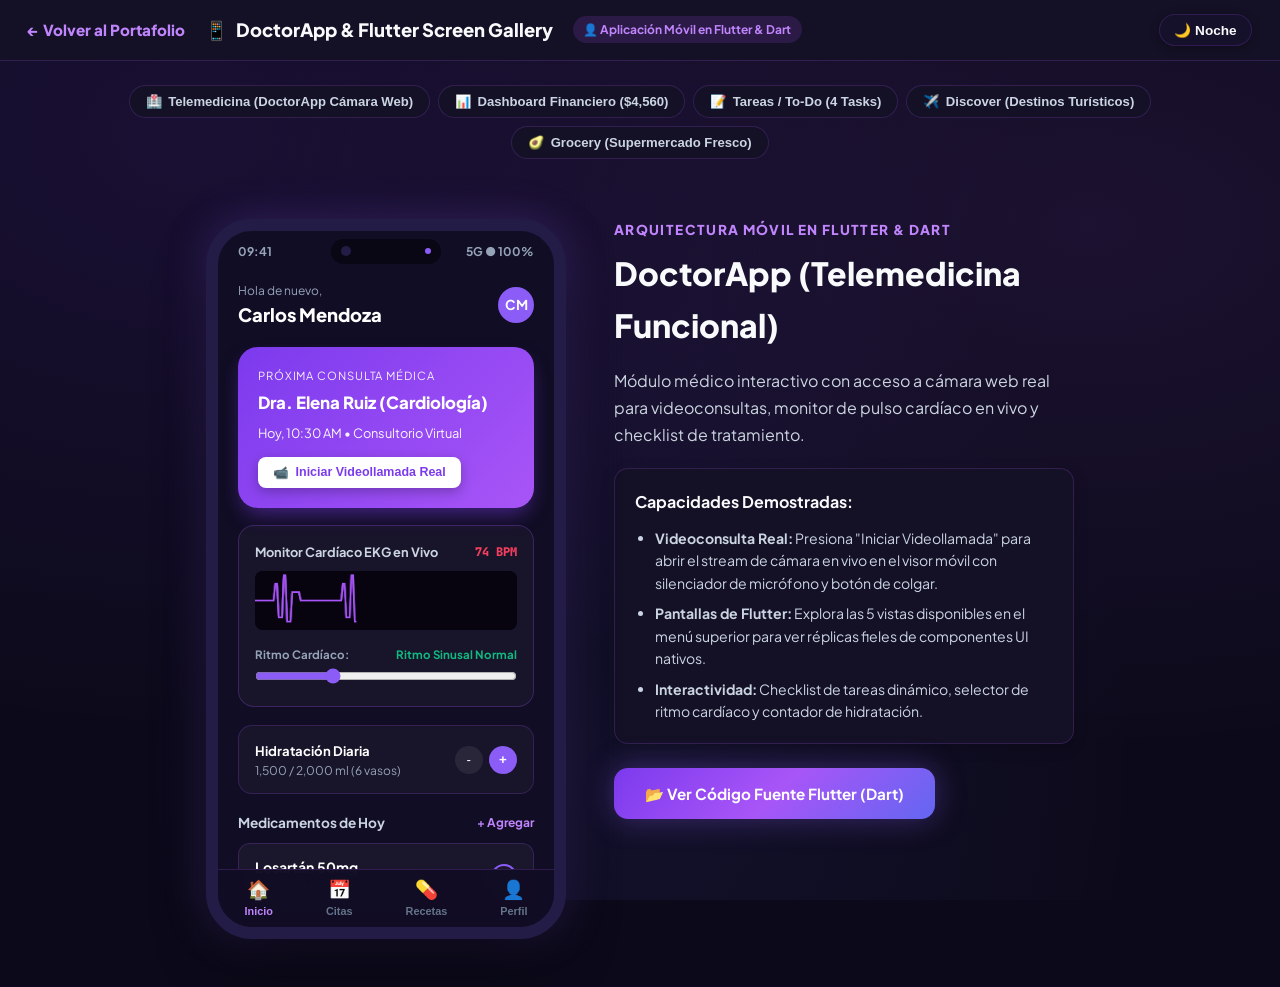
<file: proyectos/03-app-movil-flutter/demo/index.html>
<!DOCTYPE html>
<html lang="es" data-theme="dark">
<head>
  <meta charset="UTF-8">
  <meta name="viewport" content="width=device-width, initial-scale=1.0">
  <title>DoctorApp & Flutter Screens | Flutter 3.x Mobile Simulator</title>
  <link rel="stylesheet" href="../../../css/style.css">
  <link href="https://fonts.googleapis.com/css2?family=Plus+Jakarta+Sans:wght@400;500;600;700;800&family=JetBrains+Mono:wght@400;600;700&display=swap" rel="stylesheet">
  <style>
    :root {
      --m-bg: #0c0a1a;
      --m-card: #141126;
      --m-border: rgba(168, 85, 247, 0.2);
      --m-text: #f8fafc;
      --m-muted: #cbd5e1;
      --m-purple: #8b5cf6;
      --m-violet: #7c3aed;
      --m-fuchsia: #c084fc;
      --m-emerald: #10b981;
      --m-rose: #f43f5e;
      --m-blue: #38bdf8;
    }
    [data-theme="light"] {
      --m-bg: #f8f6ff;
      --m-card: #ffffff;
      --m-border: #e5dbff;
      --m-text: #1e113f;
      --m-muted: #564875;
      --m-purple: #7c3aed;
      --m-violet: #6d28d9;
      --m-fuchsia: #a855f7;
      --m-emerald: #059669;
      --m-rose: #e11d48;
      --m-blue: #0284c7;
    }
    body {
      background-color: var(--m-bg);
      color: var(--m-text);
      font-family: 'Plus Jakarta Sans', sans-serif;
      margin: 0;
      padding: 0;
      transition: background 0.3s, color 0.3s;
    }
    .app-nav {
      background: var(--m-card);
      border-bottom: 1px solid var(--m-border);
      padding: 0.85rem 1.75rem;
      display: flex;
      justify-content: space-between;
      align-items: center;
      position: sticky;
      top: 0;
      z-index: 50;
      backdrop-filter: blur(16px);
    }
    .simulator-stage {
      display: flex;
      justify-content: center;
      align-items: flex-start;
      padding: 2rem 1rem 3rem;
      gap: 3rem;
      flex-wrap: wrap;
    }

    /* PANTALLA SELECTOR TABS */
    .screen-selector-bar {
      display: flex;
      gap: 0.5rem;
      overflow-x: auto;
      padding-bottom: 0.5rem;
      margin-bottom: 1.25rem;
      width: 100%;
      justify-content: center;
      flex-wrap: wrap;
    }
    .screen-pill {
      background: var(--m-card);
      border: 1px solid var(--m-border);
      color: var(--m-muted);
      padding: 0.5rem 1rem;
      border-radius: 999px;
      font-size: 0.82rem;
      font-weight: 700;
      cursor: pointer;
      display: flex;
      align-items: center;
      gap: 0.4rem;
      transition: all 0.2s;
    }
    .screen-pill.active {
      background: var(--gradient-primary);
      color: white;
      border-color: transparent;
      box-shadow: 0 4px 15px rgba(124, 58, 237, 0.4);
    }

    /* IPHONE FRAME */
    .smartphone {
      width: 360px;
      height: 720px;
      background: #110d24;
      border: 12px solid #231c47;
      border-radius: 46px;
      box-shadow: 0 25px 60px -15px rgba(0, 0, 0, 0.7), 0 0 40px rgba(139, 92, 246, 0.25);
      position: relative;
      overflow: hidden;
      display: flex;
      flex-direction: column;
    }
    .island {
      width: 110px;
      height: 25px;
      background: #090714;
      position: absolute;
      top: 8px;
      left: 50%;
      transform: translateX(-50%);
      border-radius: 20px;
      z-index: 60;
      display: flex;
      align-items: center;
      justify-content: space-between;
      padding: 0 10px;
    }
    .island-cam {
      width: 10px;
      height: 10px;
      border-radius: 50%;
      background: #231c47;
    }
    .island-sensor {
      width: 6px;
      height: 6px;
      border-radius: 50%;
      background: #8b5cf6;
    }
    .phone-bar {
      height: 42px;
      padding: 0 1.25rem;
      display: flex;
      justify-content: space-between;
      align-items: center;
      font-size: 0.75rem;
      font-weight: 700;
      color: #94a3b8;
      z-index: 50;
    }
    .phone-viewport {
      flex: 1;
      overflow-y: auto;
      padding: 0.5rem 1.25rem 4.5rem;
      display: flex;
      flex-direction: column;
      gap: 1.1rem;
    }
    .phone-viewport::-webkit-scrollbar { display: none; }

    .bottom-tabs {
      position: absolute;
      bottom: 0;
      left: 0;
      right: 0;
      height: 58px;
      background: rgba(17, 13, 36, 0.96);
      backdrop-filter: blur(16px);
      border-top: 1px solid rgba(168, 85, 247, 0.2);
      display: flex;
      justify-content: space-around;
      align-items: center;
      z-index: 50;
    }
    .tab-btn {
      background: none;
      border: none;
      display: flex;
      flex-direction: column;
      align-items: center;
      gap: 0.2rem;
      color: #64748b;
      font-size: 0.68rem;
      font-weight: 700;
      cursor: pointer;
    }
    .tab-btn.active {
      color: var(--m-fuchsia);
    }

    .card-gradient {
      background: linear-gradient(135deg, #7c3aed 0%, #a855f7 100%);
      border-radius: 20px;
      padding: 1.25rem;
      color: white;
      box-shadow: 0 10px 20px -5px rgba(124, 58, 237, 0.5);
    }
    .med-card {
      background: rgba(255, 255, 255, 0.04);
      border: 1px solid rgba(168, 85, 247, 0.2);
      border-radius: 12px;
      padding: 0.75rem 1rem;
      display: flex;
      justify-content: space-between;
      align-items: center;
      transition: all 0.2s;
    }
    .med-card.checked {
      opacity: 0.5;
      text-decoration: line-through;
    }
    .check-btn {
      width: 26px;
      height: 26px;
      border-radius: 50%;
      border: 2px solid var(--m-purple);
      background: none;
      cursor: pointer;
      display: flex;
      align-items: center;
      justify-content: center;
      color: transparent;
      font-size: 0.75rem;
      transition: all 0.2s;
    }
    .check-btn.active {
      background: var(--m-emerald);
      border-color: var(--m-emerald);
      color: white;
    }
  </style>
</head>
<body>

  <!-- BARRA DE NAVEGACIÓN -->
  <nav class="app-nav">
    <div style="display: flex; align-items: center; gap: 1.25rem;">
      <a href="../../../index.html" style="color: var(--m-fuchsia); font-weight: 800; text-decoration: none; font-size: 0.95rem;">
        ← <span id="txt-back">Volver al Portafolio</span>
      </a>
      <div style="font-weight: 800; font-size: 1.15rem; display: flex; align-items: center; gap: 0.5rem;">
        <span>📱</span>
        <span>DoctorApp &amp; Flutter Screen Gallery</span>
      </div>
      <span style="font-size: 0.75rem; background: rgba(168,85,247,0.15); color: var(--m-fuchsia); padding: 0.25rem 0.65rem; border-radius: 999px; font-weight: 700;">
        👤 Aplicación Móvil en Flutter &amp; Dart
      </span>
    </div>
    <div style="display: flex; align-items: center; gap: 0.75rem;">
      <button onclick="toggleTheme()" class="control-btn" id="btn-theme">🌙 Noche</button>
    </div>
  </nav>

  <!-- SELECTOR DE LAS PANTALLAS DE LA FOTO 3 -->
  <div style="max-width: 1200px; margin: 1.5rem auto 0; padding: 0 1rem;">
    <div class="screen-selector-bar">
      <button class="screen-pill active" onclick="loadScreen('doctor', this)">
        <span>🏥</span> <span>Telemedicina (DoctorApp Cámara Web)</span>
      </button>
      <button class="screen-pill" onclick="loadScreen('dashboard', this)">
        <span>📊</span> <span>Dashboard Financiero ($4,560)</span>
      </button>
      <button class="screen-pill" onclick="loadScreen('tasks', this)">
        <span>📝</span> <span>Tareas / To-Do (4 Tasks)</span>
      </button>
      <button class="screen-pill" onclick="loadScreen('discover', this)">
        <span>✈️</span> <span>Discover (Destinos Turísticos)</span>
      </button>
      <button class="screen-pill" onclick="loadScreen('grocery', this)">
        <span>🥑</span> <span>Grocery (Supermercado Fresco)</span>
      </button>
    </div>
  </div>

  <div class="simulator-stage">
    
    <!-- SMARTPHONE SIMULATOR -->
    <div class="smartphone">
      <!-- DYNAMIC ISLAND -->
      <div class="island">
        <div class="island-cam"></div>
        <div class="island-sensor"></div>
      </div>

      <!-- STATUS BAR -->
      <div class="phone-bar">
        <span>09:41</span>
        <span>5G ● 100%</span>
      </div>

      <!-- VIEWPORT DINÁMICO DE LA PANTALLA -->
      <div class="phone-viewport" id="tab-content">
        <!-- Rendered by JS -->
      </div>

      <!-- OVERLAY DE VIDEOLLAMADA WEBRTC CON CÁMARA REAL -->
      <div class="telemed-overlay" id="telemed-screen" style="position: absolute; top: 0; left: 0; right: 0; bottom: 0; background: #070512; z-index: 100; display: none; flex-direction: column; justify-content: space-between; padding: 2.5rem 1rem 1.5rem; text-align: center;">
        
        <!-- CABECERA DE LLAMADA -->
        <div style="position: relative;">
          <div style="font-size: 0.72rem; color: #10b981; font-weight: 800; letter-spacing: 0.08em;" id="cam-status-badge">
            🟢 CONEXIÓN TELEMEDICINA ACTIVA
          </div>
          <div style="font-family: 'JetBrains Mono'; color: #cbd5e1; font-size: 0.95rem; margin-top: 0.2rem;" id="call-timer">00:00</div>
          
          <!-- VENTANA DE LA DOCTORA -->
          <div style="position: relative; width: 100%; height: 230px; background: #130f2b; border-radius: 18px; margin: 1rem 0; overflow: hidden; border: 1.5px solid rgba(168, 85, 247, 0.4); display: flex; flex-direction: column; align-items: center; justify-content: center;">
            <div style="width: 80px; height: 80px; border-radius: 50%; background: #231c47; border: 3px solid var(--m-purple); display: flex; align-items: center; justify-content: center; font-size: 2.5rem; margin-bottom: 0.5rem; box-shadow: 0 0 25px rgba(139, 92, 246, 0.5);">
              👩‍⚕️
            </div>
            <div style="font-weight: 800; color: white; font-size: 1rem;">Dra. Elena Ruiz</div>
            <div style="font-size: 0.75rem; color: #a855f7;">Cardióloga en Consulta Virtual</div>

            <!-- CÁMARA DEL PACIENTE (PIP EN VIVO) -->
            <div style="position: absolute; bottom: 10px; right: 10px; width: 85px; height: 110px; border-radius: 12px; overflow: hidden; border: 2px solid #10b981; background: #000; box-shadow: 0 4px 15px rgba(0,0,0,0.6);">
              <video id="user-cam-video" autoplay muted playsinline style="width: 100%; height: 100%; object-fit: cover;"></video>
              <div style="position: absolute; bottom: 2px; left: 0; right: 0; font-size: 0.58rem; background: rgba(0,0,0,0.7); color: #fff; font-weight: bold;">TÚ (Cámara)</div>
            </div>
          </div>
        </div>

        <!-- DIÁLOGO CLÍNICO -->
        <div style="background: rgba(255,255,255,0.06); border: 1px solid rgba(168,85,247,0.25); border-radius: 12px; padding: 0.85rem; font-size: 0.78rem; color: #cbd5e1; text-align: left; line-height: 1.45;">
          <div style="color: #38bdf8; font-weight: 800; margin-bottom: 0.2rem;">💬 Consulta en Vivo:</div>
          <span id="doc-speech">"Hola, te escucho claramente. ¿Cómo ha estado tu presión arterial y tus horarios de medicamento hoy?"</span>
        </div>

        <!-- CONTROLES FUNCIONALES -->
        <div style="display: flex; justify-content: center; align-items: center; gap: 1rem; margin-top: 0.75rem;">
          <button id="btn-mute-mic" onclick="toggleMuteMic()" title="Silenciar / Activar Micrófono" style="width: 48px; height: 48px; border-radius: 50%; background: #231c47; border: 1px solid rgba(168,85,247,0.4); color: white; font-size: 1.2rem; cursor: pointer; transition: all 0.2s;">
            🎙️
          </button>
          <button onclick="endTelemedicineCall()" title="Finalizar Consulta" style="width: 58px; height: 58px; border-radius: 50%; background: #ef4444; border: none; color: white; font-size: 1.4rem; cursor: pointer; box-shadow: 0 4px 18px rgba(239, 68, 68, 0.5); transition: transform 0.2s;">
            📞
          </button>
          <button id="btn-toggle-cam" onclick="toggleCamVideo()" title="Pausar / Reanudar Cámara" style="width: 48px; height: 48px; border-radius: 50%; background: #231c47; border: 1px solid rgba(168,85,247,0.4); color: white; font-size: 1.2rem; cursor: pointer; transition: all 0.2s;">
            📷
          </button>
        </div>
      </div>

      <!-- BOTTOM NAVIGATION TABS -->
      <div class="bottom-tabs" id="phone-nav-bar">
        <button class="tab-btn active" onclick="switchInnerTab(0, this)">
          <span style="font-size: 1.15rem;">🏠</span>
          <span>Inicio</span>
        </button>
        <button class="tab-btn" onclick="switchInnerTab(1, this)">
          <span style="font-size: 1.15rem;">📅</span>
          <span>Citas</span>
        </button>
        <button class="tab-btn" onclick="switchInnerTab(2, this)">
          <span style="font-size: 1.15rem;">💊</span>
          <span>Recetas</span>
        </button>
        <button class="tab-btn" onclick="switchInnerTab(3, this)">
          <span style="font-size: 1.15rem;">👤</span>
          <span>Perfil</span>
        </button>
      </div>
    </div>

    <!-- PANEL LATERAL EXPLICATIVO -->
    <div style="max-width: 460px;">
      <div style="color: var(--m-fuchsia); font-size: 0.85rem; font-weight: 800; text-transform: uppercase; letter-spacing: 0.1em;">Arquitectura Móvil en Flutter &amp; Dart</div>
      <h2 style="font-size: 2rem; margin: 0.5rem 0 1rem; font-weight: 800;" id="side-title">DoctorApp &amp; Pantallas Flutter</h2>
      <p style="color: var(--m-muted); line-height: 1.7; margin-bottom: 1.25rem;" id="side-desc">
        Demostración interactiva de desarrollo móvil con <strong>Flutter y Dart</strong>. 
        Incluye tanto los <strong>diseños de interfaz limpios y modernos (Dashboard, Tasks, Discover, Grocery)</strong> como la <strong>funcionalidad completa de videollamada con cámara web real</strong> mediante la API WebRTC / MediaStream del navegador.
      </p>

      <div style="background: var(--m-card); border: 1px solid var(--m-border); border-radius: 14px; padding: 1.25rem; margin-bottom: 1.5rem; box-shadow: 0 4px 15px rgba(0,0,0,0.15);">
        <h4 style="color: var(--m-text); margin-bottom: 0.75rem;">Capacidades Demostradas:</h4>
        <ul style="color: var(--m-muted); font-size: 0.88rem; padding-left: 1.25rem; display: flex; flex-direction: column; gap: 0.5rem;">
          <li><strong>Videoconsulta Real:</strong> Presiona "Iniciar Videollamada" para abrir el stream de cámara en vivo en el visor móvil con silenciador de micrófono y botón de colgar.</li>
          <li><strong>Pantallas de Flutter:</strong> Explora las 5 vistas disponibles en el menú superior para ver réplicas fieles de componentes UI nativos.</li>
          <li><strong>Interactividad:</strong> Checklist de tareas dinámico, selector de ritmo cardíaco y contador de hidratación.</li>
        </ul>
      </div>

      <a href="../codigo-fuente/" class="btn-primary" style="gap: 0.5rem; font-size: 0.95rem;">
        <span>📂 Ver Código Fuente Flutter (Dart)</span>
      </a>
    </div>

  </div>

  <script>
    let currentScreen = 'doctor';
    let currentWater = 1500;
    let currentBPM = 74;
    let callTimerInterval;
    let localStream = null;

    // PLANTILLAS HTML DE LAS PANTALLAS (FOTO 3)
    const screens = {
      doctor: `
        <div style="display: flex; justify-content: space-between; align-items: center;">
          <div>
            <div style="font-size: 0.75rem; color: #94a3b8;">Hola de nuevo,</div>
            <div style="font-size: 1.15rem; font-weight: 800; color: white;">Carlos Mendoza</div>
          </div>
          <div style="width: 36px; height: 36px; border-radius: 50%; background: var(--m-purple); display: flex; align-items: center; justify-content: center; font-weight: bold; color: white; font-size: 0.85rem;">
            CM
          </div>
        </div>

        <div class="card-gradient">
          <div style="font-size: 0.7rem; text-transform: uppercase; letter-spacing: 0.08em; opacity: 0.9;">Próxima Consulta Médica</div>
          <div style="font-size: 1.05rem; font-weight: 800; margin: 0.35rem 0;">Dra. Elena Ruiz (Cardiología)</div>
          <div style="font-size: 0.8rem; opacity: 0.95;">Hoy, 10:30 AM • Consultorio Virtual</div>
          <div style="margin-top: 0.85rem;">
            <button onclick="startTelemedicineCall()" style="background: white; color: var(--m-violet); border: none; padding: 0.5rem 0.95rem; border-radius: 8px; font-weight: 800; font-size: 0.78rem; cursor: pointer; display: flex; align-items: center; gap: 0.4rem; box-shadow: 0 4px 12px rgba(0,0,0,0.25);">
              <span>📹</span> <span>Iniciar Videollamada Real</span>
            </button>
          </div>
        </div>

        <div style="background: rgba(255,255,255,0.03); border: 1px solid rgba(168,85,247,0.25); border-radius: 16px; padding: 1rem;">
          <div style="display: flex; justify-content: space-between; align-items: center; margin-bottom: 0.5rem;">
            <span style="font-size: 0.8rem; font-weight: 700; color: #cbd5e1;">Monitor Cardíaco EKG en Vivo</span>
            <span style="font-size: 0.75rem; color: #f43f5e; font-weight: 800; font-family: 'JetBrains Mono';" id="bpm-val">74 BPM</span>
          </div>
          <canvas id="ekg-canvas" width="310" height="70" style="width: 100%; border-radius: 8px; background: #080613;"></canvas>
          <div style="margin-top: 0.6rem;">
            <div style="display: flex; justify-content: space-between; font-size: 0.72rem; color: #94a3b8; font-weight: 700;">
              <span>Ritmo Cardíaco:</span>
              <span id="bpm-status" style="color: #10b981;">Ritmo Sinusal Normal</span>
            </div>
            <input type="range" min="40" max="160" value="74" id="sl-bpm" oninput="changeBPM(this.value)" style="width: 100%; accent-color: var(--m-purple); margin-top: 0.2rem;">
          </div>
        </div>

        <div style="background: rgba(255,255,255,0.03); border: 1px solid rgba(168,85,247,0.2); border-radius: 14px; padding: 0.85rem 1rem; display: flex; justify-content: space-between; align-items: center;">
          <div>
            <div style="font-size: 0.82rem; font-weight: 700; color: white;">Hidratación Diaria</div>
            <div style="font-size: 0.75rem; color: #94a3b8;" id="water-count-text">1,500 / 2,000 ml (6 vasos)</div>
          </div>
          <div style="display: flex; gap: 0.4rem;">
            <button onclick="addWater(-250)" style="background: rgba(255,255,255,0.08); border: none; color: white; width: 28px; height: 28px; border-radius: 50%; cursor: pointer;">-</button>
            <button onclick="addWater(250)" style="background: var(--m-purple); border: none; color: white; width: 28px; height: 28px; border-radius: 50%; font-weight: bold; cursor: pointer;">+</button>
          </div>
        </div>

        <div>
          <div style="display: flex; justify-content: space-between; align-items: center; margin-bottom: 0.6rem;">
            <span style="font-size: 0.85rem; font-weight: 700; color: #cbd5e1;">Medicamentos de Hoy</span>
            <span style="font-size: 0.75rem; color: var(--m-fuchsia); cursor: pointer; font-weight: 700;" onclick="addNewMedPrompt()">+ Agregar</span>
          </div>
          <div style="display: flex; flex-direction: column; gap: 0.5rem;" id="med-container">
            <div class="med-card" id="mc-1">
              <div>
                <div style="font-size: 0.88rem; font-weight: 700; color: white;">Losartán 50mg</div>
                <div style="font-size: 0.75rem; color: #94a3b8;">08:00 AM • Con el desayuno</div>
              </div>
              <button class="check-btn" onclick="toggleMed(1)">✓</button>
            </div>
            <div class="med-card" id="mc-2">
              <div>
                <div style="font-size: 0.88rem; font-weight: 700; color: white;">Omega 3 (1 Cápsula)</div>
                <div style="font-size: 0.75rem; color: #94a3b8;">01:30 PM • Con el almuerzo</div>
              </div>
              <button class="check-btn" onclick="toggleMed(2)">✓</button>
            </div>
          </div>
        </div>
      `,

      dashboard: `
        <div style="display: flex; justify-content: space-between; align-items: center;">
          <span style="font-size: 1.25rem; color: #94a3b8;">☰</span>
          <span style="font-size: 1.15rem; color: #94a3b8;">🔍</span>
        </div>

        <div>
          <h2 style="font-size: 1.5rem; font-weight: 800; color: white; margin: 0 0 0.5rem;">Dashboard</h2>
          <div style="font-size: 2.2rem; font-weight: 800; color: white;">$4,560</div>
          <div style="font-size: 0.8rem; color: #94a3b8;">Total Balance</div>
        </div>

        <!-- GRÁFICO SMOOTH WAVE (FOTO 3 PANTALLA 1) -->
        <div style="background: rgba(255,255,255,0.03); border: 1px solid rgba(255,255,255,0.08); border-radius: 18px; padding: 1.25rem 0.5rem 0.75rem;">
          <svg width="100%" height="90" viewBox="0 0 280 80">
            <path d="M 10,50 Q 50,15 90,45 T 170,25 T 250,55" fill="none" stroke="#f59e0b" stroke-width="3" />
            <path d="M 10,50 Q 50,15 90,45 T 170,25 T 250,55 L 250,80 L 10,80 Z" fill="rgba(245, 158, 11, 0.12)" />
          </svg>
          <div style="display: flex; justify-content: space-around; font-size: 0.75rem; color: #94a3b8; font-weight: 700; margin-top: 0.5rem;">
            <span>M</span><span>T</span><span>W</span><span>T</span><span>F</span><span>S</span><span>S</span>
          </div>
        </div>

        <!-- RECENT TRANSACTIONS (FOTO 3) -->
        <div>
          <div style="font-weight: 800; color: white; font-size: 0.95rem; margin-bottom: 0.75rem;">Recent Transactions</div>
          
          <div style="display: flex; flex-direction: column; gap: 0.6rem;">
            <div style="background: rgba(255,255,255,0.04); border-radius: 14px; padding: 0.85rem 1rem; display: flex; justify-content: space-between; align-items: center;">
              <div style="display: flex; align-items: center; gap: 0.75rem;">
                <div style="width: 38px; height: 38px; border-radius: 10px; background: rgba(56, 189, 248, 0.2); display: flex; align-items: center; justify-content: center; font-size: 1.2rem;">🛍️</div>
                <div>
                  <div style="font-weight: 700; color: white; font-size: 0.88rem;">Shopping</div>
                  <div style="font-size: 0.72rem; color: #94a3b8;">15 Nov 2026</div>
                </div>
              </div>
              <div style="font-weight: 800; color: white; font-size: 0.95rem;">$120</div>
            </div>

            <div style="background: rgba(255,255,255,0.04); border-radius: 14px; padding: 0.85rem 1rem; display: flex; justify-content: space-between; align-items: center;">
              <div style="display: flex; align-items: center; gap: 0.75rem;">
                <div style="width: 38px; height: 38px; border-radius: 10px; background: rgba(245, 158, 11, 0.2); display: flex; align-items: center; justify-content: center; font-size: 1.2rem;">☕</div>
                <div>
                  <div style="font-weight: 700; color: white; font-size: 0.88rem;">Coffee</div>
                  <div style="font-size: 0.72rem; color: #94a3b8;">15 Nov 2026</div>
                </div>
              </div>
              <div style="font-weight: 800; color: white; font-size: 0.95rem;">$20</div>
            </div>
          </div>
        </div>
      `,

      tasks: `
        <div>
          <h2 style="font-size: 1.6rem; font-weight: 800; color: white; margin: 0 0 0.25rem;">Hello, John</h2>
          <div style="font-size: 0.85rem; color: #94a3b8;">You have 4 tasks</div>
        </div>

        <div>
          <button onclick="addNewTaskPrompt()" style="background: #2563eb; color: white; border: none; padding: 0.75rem 1.25rem; border-radius: 12px; font-weight: 800; font-size: 0.85rem; cursor: pointer; display: flex; align-items: center; gap: 0.4rem; box-shadow: 0 4px 15px rgba(37, 99, 235, 0.4);">
            <span>➕</span> <span>Add task</span>
          </button>
        </div>

        <div style="display: flex; flex-direction: column; gap: 0.65rem;" id="task-list-items">
          <div class="med-card" onclick="this.classList.toggle('checked')">
            <span style="font-size: 0.9rem; font-weight: 600; color: white;">Read design</span>
            <div style="width: 18px; height: 18px; border-radius: 50%; border: 2px solid #38bdf8;"></div>
          </div>
          <div class="med-card" onclick="this.classList.toggle('checked')">
            <span style="font-size: 0.9rem; font-weight: 600; color: white;">Create new task</span>
            <div style="width: 18px; height: 18px; border-radius: 50%; border: 2px solid #38bdf8;"></div>
          </div>
          <div class="med-card" onclick="this.classList.toggle('checked')">
            <span style="font-size: 0.9rem; font-weight: 600; color: white;">Finish project</span>
            <div style="width: 18px; height: 18px; border-radius: 50%; border: 2px solid #38bdf8;"></div>
          </div>
          <div class="med-card" onclick="this.classList.toggle('checked')">
            <span style="font-size: 0.9rem; font-weight: 600; color: white;">Call Anna</span>
            <div style="width: 18px; height: 18px; border-radius: 50%; border: 2px solid #38bdf8;"></div>
          </div>
        </div>
      `,

      discover: `
        <div style="display: flex; justify-content: space-between; align-items: center;">
          <h2 style="font-size: 1.5rem; font-weight: 800; color: white; margin: 0;">Discover</h2>
          <span style="font-size: 1.15rem; color: #94a3b8;">🔍</span>
        </div>

        <!-- BANNER DISCOVER -->
        <div style="height: 120px; border-radius: 16px; background: linear-gradient(135deg, #0284c7, #38bdf8); display: flex; align-items: center; justify-content: center; color: white; font-weight: 800; font-size: 1.1rem; box-shadow: 0 8px 25px rgba(2, 132, 199, 0.35);">
          🏖️ Tropical Beach Escape
        </div>

        <div>
          <div style="font-weight: 800; color: white; font-size: 0.95rem; margin-bottom: 0.75rem;">Popular Destinations</div>
          <div style="display: grid; grid-template-columns: 1fr 1fr; gap: 0.75rem;">
            <div style="background: rgba(255,255,255,0.04); border-radius: 14px; padding: 1.25rem 0.75rem; text-align: center; border: 1px solid rgba(255,255,255,0.08);">
              <div style="font-size: 2rem; margin-bottom: 0.25rem;">🗼</div>
              <div style="font-weight: 800; color: white;">Paris</div>
              <div style="font-size: 0.72rem; color: #38bdf8; font-weight: 700; margin-top: 0.2rem;">Desde $350</div>
            </div>
            <div style="background: rgba(255,255,255,0.04); border-radius: 14px; padding: 1.25rem 0.75rem; text-align: center; border: 1px solid rgba(255,255,255,0.08);">
              <div style="font-size: 2rem; margin-bottom: 0.25rem;">🏙️</div>
              <div style="font-weight: 800; color: white;">New York</div>
              <div style="font-size: 0.72rem; color: #38bdf8; font-weight: 700; margin-top: 0.2rem;">Desde $420</div>
            </div>
          </div>
        </div>

        <div>
          <div style="font-weight: 800; color: white; font-size: 0.95rem; margin-bottom: 0.5rem;">Top Deals</div>
          <div style="background: rgba(255,255,255,0.04); border-radius: 12px; padding: 0.75rem 1rem; display: flex; justify-content: space-between; align-items: center;">
            <span style="font-size: 0.85rem; color: #cbd5e1;">Vuelo directo a Cancún</span>
            <span style="font-weight: 800; color: #10b981;">$299</span>
          </div>
        </div>
      `,

      grocery: `
        <div style="display: flex; justify-content: space-between; align-items: center;">
          <h2 style="font-size: 1.5rem; font-weight: 800; color: white; margin: 0;">Grocery</h2>
          <span style="font-size: 1.15rem; color: #94a3b8;">🔍</span>
        </div>

        <div>
          <div style="font-weight: 800; color: white; font-size: 0.95rem; margin-bottom: 0.75rem;">Categories</div>
          <div style="display: grid; grid-template-columns: repeat(3, 1fr); gap: 0.5rem;">
            <div style="background: rgba(239, 68, 68, 0.15); border-radius: 12px; padding: 0.75rem 0.25rem; text-align: center; border: 1px solid rgba(239, 68, 68, 0.3);">
              <div style="font-size: 1.5rem;">🍎</div>
              <div style="font-size: 0.72rem; font-weight: 700; color: #f87171; margin-top: 0.2rem;">Fruits</div>
            </div>
            <div style="background: rgba(16, 185, 129, 0.15); border-radius: 12px; padding: 0.75rem 0.25rem; text-align: center; border: 1px solid rgba(16, 185, 129, 0.3);">
              <div style="font-size: 1.5rem;">🥦</div>
              <div style="font-size: 0.72rem; font-weight: 700; color: #34d399; margin-top: 0.2rem;">Vegetables</div>
            </div>
            <div style="background: rgba(56, 189, 248, 0.15); border-radius: 12px; padding: 0.75rem 0.25rem; text-align: center; border: 1px solid rgba(56, 189, 248, 0.3);">
              <div style="font-size: 1.5rem;">🥛</div>
              <div style="font-size: 0.72rem; font-weight: 700; color: #38bdf8; margin-top: 0.2rem;">Dairy</div>
            </div>
          </div>
        </div>

        <div>
          <div style="font-weight: 800; color: white; font-size: 0.95rem; margin-bottom: 0.75rem;">Featured</div>
          <div style="display: grid; grid-template-columns: 1fr 1fr; gap: 0.75rem;">
            <div style="background: rgba(255,255,255,0.04); border-radius: 14px; padding: 1.25rem 0.75rem; text-align: center; border: 1px solid rgba(255,255,255,0.08);">
              <div style="font-size: 2.2rem; margin-bottom: 0.25rem;">🍎</div>
              <div style="font-weight: 800; color: white;">Red Apple</div>
              <div style="font-size: 0.9rem; color: #10b981; font-weight: 800; margin-top: 0.2rem;">$2.60</div>
            </div>
            <div style="background: rgba(255,255,255,0.04); border-radius: 14px; padding: 1.25rem 0.75rem; text-align: center; border: 1px solid rgba(255,255,255,0.08);">
              <div style="font-size: 2.2rem; margin-bottom: 0.25rem;">🥑</div>
              <div style="font-weight: 800; color: white;">Avocado</div>
              <div style="font-size: 0.9rem; color: #10b981; font-weight: 800; margin-top: 0.2rem;">$1.40</div>
            </div>
          </div>
        </div>
      `
    };

    function loadScreen(key, btn) {
      currentScreen = key;
      document.querySelectorAll('.screen-pill').forEach(p => p.classList.remove('active'));
      if (btn) btn.classList.add('active');

      const vp = document.getElementById('tab-content');
      vp.innerHTML = screens[key] || screens.doctor;

      // Actualizar subtítulos explicativos
      const titleEl = document.getElementById('side-title');
      const descEl = document.getElementById('side-desc');
      if (key === 'doctor') {
        titleEl.textContent = 'DoctorApp (Telemedicina Funcional)';
        descEl.textContent = 'Módulo médico interactivo con acceso a cámara web real para videoconsultas, monitor de pulso cardíaco en vivo y checklist de tratamiento.';
        initEKG();
      } else if (key === 'dashboard') {
        titleEl.textContent = 'Dashboard Financiero ($4,560)';
        descEl.textContent = 'Réplica exacta de la pantalla 1 de Flutter: gráfico de onda suave semanal, saldo acumulado y registro de transacciones recientes.';
      } else if (key === 'tasks') {
        titleEl.textContent = 'Tareas / To-Do (4 Tasks)';
        descEl.textContent = 'Pantalla 2 de Flutter: lista de pendientes interactiva con checklist dinámico y botón para añadir nuevas tareas en tiempo real.';
      } else if (key === 'discover') {
        titleEl.textContent = 'Discover (Destinos Turísticos)';
        descEl.textContent = 'Pantalla 3 de Flutter: catálogo de destinos turísticos con tarjetas de París, Nueva York y ofertas destacadas.';
      } else if (key === 'grocery') {
        titleEl.textContent = 'Grocery (Supermercado Fresco)';
        descEl.textContent = 'Pantalla 4 de Flutter: comercio electrónico de alimentos con categorías y productos destacados como Red Apple y Avocado.';
      }
    }

    function addNewTaskPrompt() {
      const task = prompt('Nombre de la nueva tarea:');
      if (!task) return;
      const list = document.getElementById('task-list-items');
      const div = document.createElement('div');
      div.className = 'med-card';
      div.onclick = function() { this.classList.toggle('checked'); };
      div.innerHTML = `
        <span style="font-size: 0.9rem; font-weight: 600; color: white;">${task}</span>
        <div style="width: 18px; height: 18px; border-radius: 50%; border: 2px solid #38bdf8;"></div>
      `;
      list.appendChild(div);
    }

    // TELEMEDICINA REAL CON WEBCAM EN VIVO
    async function startTelemedicineCall() {
      const overlay = document.getElementById('telemed-screen');
      overlay.style.display = 'flex';
      
      let sec = 0;
      clearInterval(callTimerInterval);
      callTimerInterval = setInterval(() => {
        sec++;
        const m = String(Math.floor(sec / 60)).padStart(2, '0');
        const s = String(sec % 60).padStart(2, '0');
        document.getElementById('call-timer').textContent = `${m}:${s}`;
      }, 1000);

      const badge = document.getElementById('cam-status-badge');
      try {
        if (navigator.mediaDevices && navigator.mediaDevices.getUserMedia) {
          localStream = await navigator.mediaDevices.getUserMedia({ video: true, audio: true });
          const userVideoEl = document.getElementById('user-cam-video');
          if (userVideoEl) {
            userVideoEl.srcObject = localStream;
            userVideoEl.play();
            badge.innerHTML = "🟢 CÁMARA WEB EN VIVO (CONECTADA)";
            badge.style.color = "#10b981";
          }
        }
      } catch (err) {
        badge.innerHTML = "🟡 MODO SIMULADOR (Cámara web no conectada)";
        badge.style.color = "#fbbf24";
      }
    }

    function toggleMuteMic() {
      const btn = document.getElementById('btn-mute-mic');
      if (localStream && localStream.getAudioTracks().length > 0) {
        const audioTrack = localStream.getAudioTracks()[0];
        audioTrack.enabled = !audioTrack.enabled;
        btn.innerHTML = audioTrack.enabled ? '🎙️' : '🔇';
        btn.style.background = audioTrack.enabled ? '#231c47' : '#ef4444';
      } else {
        const isMuted = btn.innerHTML === '🔇';
        btn.innerHTML = isMuted ? '🎙️' : '🔇';
        btn.style.background = isMuted ? '#231c47' : '#ef4444';
      }
    }

    function toggleCamVideo() {
      const btn = document.getElementById('btn-toggle-cam');
      if (localStream && localStream.getVideoTracks().length > 0) {
        const videoTrack = localStream.getVideoTracks()[0];
        videoTrack.enabled = !videoTrack.enabled;
        btn.innerHTML = videoTrack.enabled ? '📷' : '🚫';
        btn.style.background = videoTrack.enabled ? '#231c47' : '#ef4444';
      } else {
        const isOff = btn.innerHTML === '🚫';
        btn.innerHTML = isOff ? '📷' : '🚫';
        btn.style.background = isOff ? '#231c47' : '#ef4444';
      }
    }

    function endTelemedicineCall() {
      clearInterval(callTimerInterval);
      if (localStream) {
        localStream.getTracks().forEach(track => track.stop());
        localStream = null;
      }
      document.getElementById('telemed-screen').style.display = 'none';
      document.getElementById('call-timer').textContent = "00:00";
    }

    function addWater(amount) {
      currentWater = Math.max(0, currentWater + amount);
      const glasses = Math.round(currentWater / 250);
      document.getElementById('water-count-text').textContent = `${currentWater.toLocaleString()} / 2,000 ml (${glasses} vasos)`;
    }

    function toggleMed(id) {
      const card = document.getElementById('mc-' + id);
      const btn = card?.querySelector('.check-btn');
      card?.classList.toggle('checked');
      btn?.classList.toggle('active');
    }

    function addNewMedPrompt() {
      const name = prompt("Nombre y dosis del medicamento (ej: Vitamina D3 2000 UI):");
      if (!name) return;
      const time = prompt("Hora de toma (ej: 08:30 AM):") || "08:00 AM";

      const id = Date.now();
      const div = document.createElement('div');
      div.className = 'med-card';
      div.id = 'mc-' + id;
      div.innerHTML = `
        <div>
          <div style="font-size: 0.88rem; font-weight: 700; color: white;">${name}</div>
          <div style="font-size: 0.75rem; color: #94a3b8;">${time} • Programado</div>
        </div>
        <button class="check-btn" onclick="toggleMed(${id})">✓</button>
      `;
      document.getElementById('med-container')?.appendChild(div);
    }

    function changeBPM(val) {
      currentBPM = parseInt(val);
      const valEl = document.getElementById('bpm-val');
      const statusEl = document.getElementById('bpm-status');
      if (valEl) valEl.textContent = `${currentBPM} BPM`;
      if (statusEl) {
        if (currentBPM < 55) {
          statusEl.textContent = 'Bradicardia Sinusal';
          statusEl.style.color = '#38bdf8';
        } else if (currentBPM <= 100) {
          statusEl.textContent = 'Ritmo Sinusal Normal';
          statusEl.style.color = '#10b981';
        } else {
          statusEl.textContent = 'Taquicardia';
          statusEl.style.color = '#f43f5e';
        }
      }
    }

    // EKG ANIMATION
    let ekgPoints = [];
    let ekgStep = 0;
    function initEKG() {
      const cvs = document.getElementById('ekg-canvas');
      if (!cvs) return;
      const ctx = cvs.getContext('2d');

      function draw() {
        if (!document.getElementById('ekg-canvas')) return;
        ctx.fillStyle = "rgba(8, 6, 19, 0.25)";
        ctx.fillRect(0, 0, cvs.width, cvs.height);

        const lineColor = currentBPM > 100 ? "#f43f5e" : (currentBPM < 55 ? "#38bdf8" : "#a855f7");
        ctx.strokeStyle = lineColor;
        ctx.lineWidth = 2;
        ctx.beginPath();

        ekgStep += (currentBPM / 74) * 2;
        let y = 35;
        const mod = ekgStep % 80;
        if (mod > 25 && mod < 30) y = 15;
        else if (mod >= 30 && mod < 35) y = 55;
        else if (mod >= 35 && mod < 40) y = 5;
        else if (mod >= 40 && mod < 45) y = 60;
        else if (mod >= 45 && mod < 55) y = 25;

        ekgPoints.push(y);
        if (ekgPoints.length > cvs.width / 2) ekgPoints.shift();

        ekgPoints.forEach((pt, idx) => {
          const x = idx * 2;
          if (idx === 0) ctx.moveTo(x, pt);
          else ctx.lineTo(x, pt);
        });
        ctx.stroke();

        requestAnimationFrame(draw);
      }
      draw();
    }

    function switchInnerTab(idx, btn) {
      document.querySelectorAll('#phone-nav-bar .tab-btn').forEach(b => b.classList.remove('active'));
      btn.classList.add('active');

      const vp = document.getElementById('tab-content');
      if (idx === 0) {
        loadScreen(currentScreen);
      } else if (idx === 1) {
        vp.innerHTML = `
          <h3 style="color: white; font-weight: 800;">📅 Mis Citas Médicas</h3>
          <div style="background: rgba(255,255,255,0.04); border-radius: 14px; padding: 1.1rem; border: 1px solid rgba(168,85,247,0.25);">
            <div style="font-weight: 700; color: var(--m-fuchsia);">Dra. Elena Ruiz (Cardiología)</div>
            <div style="font-size: 0.8rem; color: #94a3b8; margin: 0.2rem 0 0.6rem;">Hoy, 10:30 AM • Consultorio Virtual</div>
            <button onclick="startTelemedicineCall()" style="background: var(--m-purple); color: white; border: none; padding: 0.4rem 0.85rem; border-radius: 8px; font-weight: 700; font-size: 0.78rem; cursor: pointer;">
              📹 Entrar a la Consulta Virtual
            </button>
          </div>
        `;
      } else if (idx === 2) {
        vp.innerHTML = `
          <h3 style="color: white; font-weight: 800;">💊 Recetas Digitales</h3>
          <div style="background: rgba(255,255,255,0.04); border-radius: 14px; padding: 1.5rem; border: 1px solid rgba(168,85,247,0.25); text-align: center;">
            <div style="font-size: 2.5rem; margin-bottom: 0.5rem;">📱 QR</div>
            <div style="font-weight: 700; color: white;">Receta Médica RX-88910</div>
            <div style="font-size: 0.8rem; color: #94a3b8; margin: 0.4rem 0 1rem;">Losartán 50mg • Omega 3</div>
            <div style="background: rgba(16,185,129,0.15); color: #34d399; font-size: 0.75rem; padding: 0.3rem 0.6rem; border-radius: 6px; font-weight: bold;">
              ✓ Firma Médica Digital Validada
            </div>
          </div>
        `;
      } else if (idx === 3) {
        vp.innerHTML = `
          <h3 style="color: white; font-weight: 800;">👤 Perfil del Paciente</h3>
          <div style="background: rgba(255,255,255,0.04); border-radius: 14px; padding: 1.2rem; border: 1px solid rgba(168,85,247,0.25);">
            <div style="font-size: 0.85rem; color: #94a3b8;">Paciente: <strong style="color:white;">Carlos Mendoza</strong></div>
            <div style="font-size: 0.85rem; color: #94a3b8; margin-top: 0.5rem;">Tipo Sanguíneo: <strong style="color:#f43f5e;">O+</strong></div>
            <div style="font-size: 0.85rem; color: #94a3b8; margin-top: 0.5rem;">Alergias Conocidas: <strong style="color:white;">Penicilina</strong></div>
            <div style="font-size: 0.85rem; color: #94a3b8; margin-top: 0.5rem;">Contacto de Emergencia: <strong style="color:white;">+505 2200 0000</strong></div>
          </div>
        `;
      }
    }

    let m_theme = localStorage.getItem('theme') || 'dark';
    function toggleTheme() {
      m_theme = m_theme === 'dark' ? 'light' : 'dark';
      document.documentElement.setAttribute('data-theme', m_theme);
      localStorage.setItem('theme', m_theme);
      document.getElementById('btn-theme').textContent = m_theme === 'dark' ? '🌙 Noche' : '☀️ Día';
    }

    document.documentElement.setAttribute('data-theme', m_theme);
    loadScreen('doctor');
  </script>
</body>
</html>
</file>
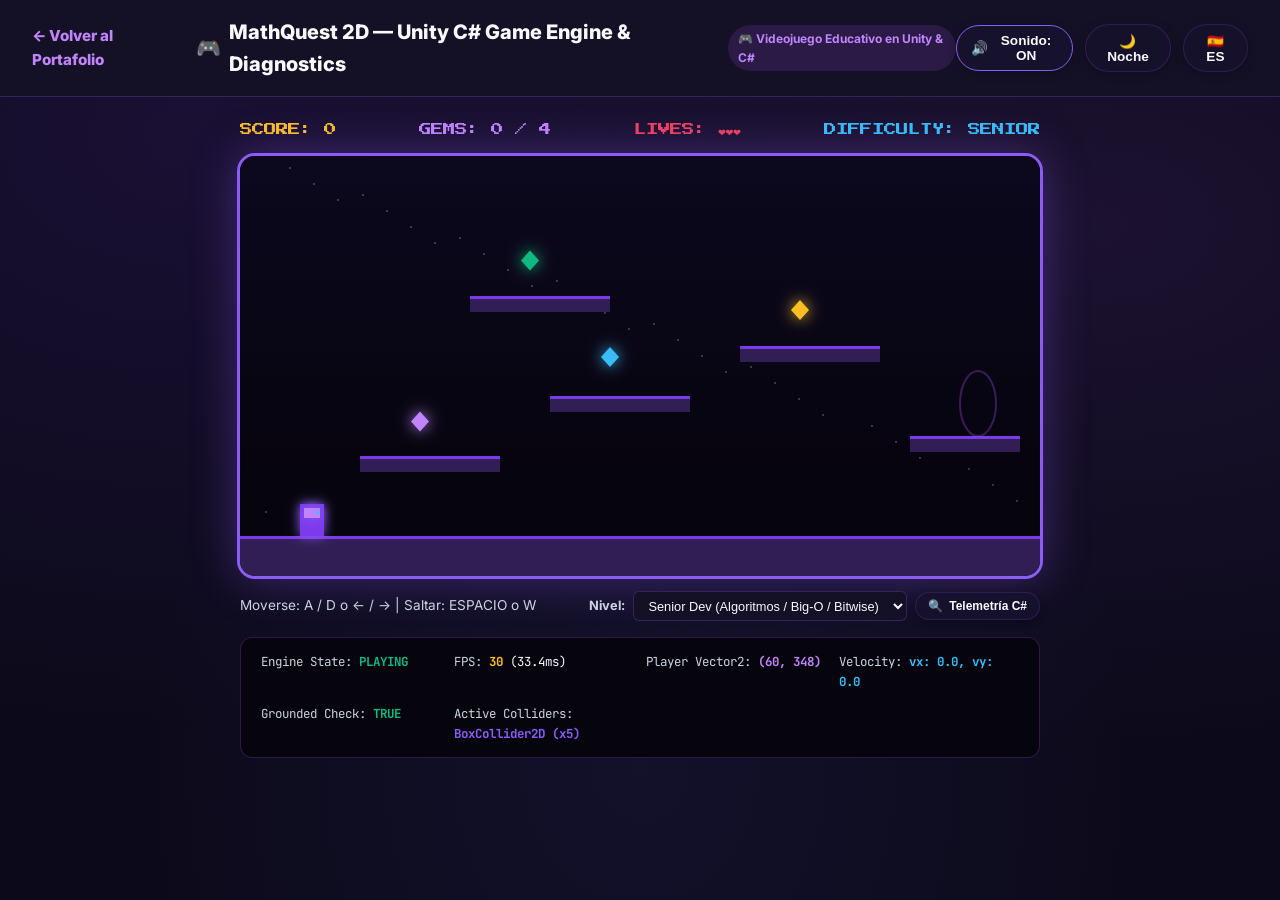
<file: proyectos/04-videojuego-educativo/demo/index.html>
<!DOCTYPE html>
<html lang="es" data-theme="dark">
<head>
  <meta charset="UTF-8">
  <meta name="viewport" content="width=device-width, initial-scale=1.0">
  <title>MathQuest 2D | Videojuego Educativo Unity & C# Senior Demo</title>
  <link rel="stylesheet" href="../../../css/style.css">
  <link href="https://fonts.googleapis.com/css2?family=Press+Start+2P&family=Inter:wght@400;600;700;800&family=JetBrains+Mono:wght@400;600;700&display=swap" rel="stylesheet">
  <style>
    :root {
      --g-bg: #0c0a1a;
      --g-card: #141126;
      --g-border: rgba(168, 85, 247, 0.25);
      --g-text: #f8fafc;
      --g-muted: #cbd5e1;
      --g-purple: #8b5cf6;
      --g-violet: #7c3aed;
      --g-fuchsia: #c084fc;
      --g-emerald: #10b981;
      --g-rose: #f43f5e;
      --g-amber: #fbbf24;
    }
    [data-theme="light"] {
      --g-bg: #f8f6ff;
      --g-card: #ffffff;
      --g-border: #e5dbff;
      --g-text: #1e113f;
      --g-muted: #564875;
      --g-purple: #7c3aed;
      --g-violet: #6d28d9;
      --g-fuchsia: #a855f7;
      --g-emerald: #059669;
      --g-rose: #e11d48;
      --g-amber: #d97706;
    }
    body {
      background-color: var(--g-bg);
      color: var(--g-text);
      font-family: 'Inter', sans-serif;
      margin: 0;
      padding: 0;
      transition: background 0.3s, color 0.3s;
    }
    .app-nav {
      background: var(--g-card);
      border-bottom: 1px solid var(--g-border);
      padding: 1rem 2rem;
      display: flex;
      justify-content: space-between;
      align-items: center;
      position: sticky;
      top: 0;
      z-index: 50;
      backdrop-filter: blur(16px);
    }
    .game-arena {
      display: flex;
      flex-direction: column;
      align-items: center;
      padding: 1.5rem 1rem 3rem;
      position: relative;
    }
    #game-canvas {
      background: #090714;
      border: 3px solid var(--g-purple);
      border-radius: 18px;
      box-shadow: 0 0 45px rgba(139, 92, 246, 0.35);
      max-width: 100%;
      image-rendering: pixelated;
    }
    .hud-bar {
      display: flex;
      justify-content: space-between;
      align-items: center;
      width: 800px;
      max-width: 100%;
      margin-bottom: 0.75rem;
      font-family: 'Press Start 2P', monospace;
      font-size: 0.78rem;
      flex-wrap: wrap;
      gap: 0.5rem;
    }
    .hud-controls-bar {
      display: flex;
      justify-content: space-between;
      align-items: center;
      width: 800px;
      max-width: 100%;
      margin-top: 0.75rem;
      gap: 0.5rem;
      flex-wrap: wrap;
    }
    .overlay-box {
      position: absolute;
      top: 50%;
      left: 50%;
      transform: translate(-50%, -50%);
      background: rgba(20, 17, 38, 0.96);
      border: 2px solid var(--g-purple);
      border-radius: 20px;
      padding: 2.25rem;
      width: 90%;
      max-width: 490px;
      text-align: center;
      box-shadow: 0 0 55px rgba(124, 58, 237, 0.6);
      z-index: 100;
      display: none;
      backdrop-filter: blur(12px);
    }
    .quiz-options-grid {
      display: grid;
      grid-template-columns: 1fr 1fr;
      gap: 0.85rem;
      margin-top: 1.5rem;
    }
    .opt-btn {
      background: #231c47;
      border: 1px solid rgba(168, 85, 247, 0.35);
      color: white;
      padding: 0.85rem;
      border-radius: 10px;
      font-weight: 700;
      cursor: pointer;
      font-family: 'Inter', sans-serif;
      font-size: 0.95rem;
      transition: all 0.2s;
    }
    .opt-btn:hover {
      background: var(--g-purple);
      color: white;
      transform: translateY(-2px);
    }
    .opt-btn.correct {
      background: #10b981 !important;
      border-color: #10b981 !important;
    }
    .opt-btn.incorrect {
      background: #ef4444 !important;
      border-color: #ef4444 !important;
    }
    .touch-controls {
      display: none;
      gap: 1rem;
      margin-top: 1.25rem;
    }
    @media (max-width: 800px) {
      .touch-controls { display: flex; }
    }
    .t-btn {
      width: 60px;
      height: 60px;
      border-radius: 50%;
      background: #1c1738;
      border: 2px solid var(--g-purple);
      color: white;
      font-size: 1.4rem;
      display: flex;
      align-items: center;
      justify-content: center;
      cursor: pointer;
    }
    .telemetry-card {
      width: 800px;
      max-width: 100%;
      background: #06040d;
      border: 1px solid var(--g-border);
      border-radius: 12px;
      padding: 0.85rem 1.25rem;
      margin-top: 1rem;
      font-family: 'JetBrains Mono', monospace;
      font-size: 0.78rem;
      display: grid;
      grid-template-columns: repeat(auto-fit, minmax(180px, 1fr));
      gap: 0.75rem;
    }
  </style>
</head>
<body>

  <nav class="app-nav">
    <div style="display: flex; align-items: center; gap: 1.25rem;">
      <a href="../../../index.html" style="color: var(--g-fuchsia); font-weight: 800; text-decoration: none; font-size: 0.95rem;">
        ← <span id="txt-back">Volver al Portafolio</span>
      </a>
      <div style="font-weight: 800; font-size: 1.25rem; display: flex; align-items: center; gap: 0.5rem;">
        <span>🎮</span>
        <span>MathQuest 2D — Unity C# Game Engine &amp; Diagnostics</span>
      </div>
      <span style="font-size: 0.75rem; background: rgba(168,85,247,0.15); color: var(--g-fuchsia); padding: 0.25rem 0.65rem; border-radius: 999px; font-weight: 700;">
        🎮 Videojuego Educativo en Unity &amp; C#
      </span>
    </div>
    <div style="display: flex; align-items: center; gap: 0.75rem;">
      <button onclick="toggleAudio()" class="control-btn" id="btn-audio" style="border-color: var(--g-purple);">
        🔊 <span id="txt-audio-lbl">Sonido: ON</span>
      </button>
      <button onclick="toggleTheme()" class="control-btn" id="btn-theme">🌙 Noche</button>
      <button onclick="toggleLang()" class="control-btn" id="btn-lang">🇪🇸 ES</button>
    </div>
  </nav>

  <div class="game-arena">
    <!-- HUD -->
    <div class="hud-bar">
      <span style="color: #fbbf24;" id="txt-score">SCORE: 0</span>
      <span style="color: var(--g-fuchsia);" id="txt-gems-count">GEMS: 0 / 4</span>
      <span style="color: #f43f5e;" id="txt-lives">LIVES: ❤️❤️❤️</span>
      <span style="color: #38bdf8;" id="txt-level-mode">DIFFICULTY: SENIOR</span>
    </div>

    <!-- CANVAS DEL JUEGO -->
    <canvas id="game-canvas" width="800" height="420"></canvas>

    <!-- BARRA DE CONTROLES Y OPCIONES -->
    <div class="hud-controls-bar">
      <div style="color: var(--g-muted); font-size: 0.85rem;">
        <span id="txt-keys">Moverse: <strong>A / D</strong> o <strong>← / →</strong></span> | 
        <span id="txt-jump">Saltar: <strong>ESPACIO</strong> o <strong>W</strong></span>
      </div>
      <div style="display: flex; gap: 0.5rem; align-items: center;">
        <label style="font-size: 0.8rem; color: var(--g-muted); font-weight: 700;" id="lbl-diff">Nivel:</label>
        <select id="diff-select" onchange="changeDifficulty(this.value)" style="background: var(--g-card); color: var(--g-text); border: 1px solid var(--g-border); padding: 0.35rem 0.65rem; border-radius: 6px; font-size: 0.8rem;">
          <option value="senior">Senior Dev (Algoritmos / Big-O / Bitwise)</option>
          <option value="math">Fundamentos (Álgebra / Lógica)</option>
        </select>
        <button onclick="toggleTelemetry()" class="control-btn" style="padding: 0.35rem 0.75rem; font-size: 0.75rem;">
          🔍 <span id="btn-telemetry">Telemetría C#</span>
        </button>
      </div>
    </div>

    <!-- PANEL DE TELEMETRÍA DEL MOTOR UNITY C# -->
    <div class="telemetry-card" id="telemetry-panel">
      <div><span style="color: var(--g-muted);">Engine State:</span> <strong id="tel-state" style="color: #10b981;">PLAYING</strong></div>
      <div><span style="color: var(--g-muted);">FPS:</span> <strong id="tel-fps" style="color: #fbbf24;">60.0</strong> (<span id="tel-dt">16.6ms</span>)</div>
      <div><span style="color: var(--g-muted);">Player Vector2:</span> <strong id="tel-pos" style="color: var(--g-fuchsia);">(60, 310)</strong></div>
      <div><span style="color: var(--g-muted);">Velocity:</span> <strong id="tel-vel" style="color: #38bdf8;">vx: 0, vy: 0</strong></div>
      <div><span style="color: var(--g-muted);">Grounded Check:</span> <strong id="tel-ground" style="color: #10b981;">TRUE</strong></div>
      <div><span style="color: var(--g-muted);">Active Colliders:</span> <strong style="color: var(--g-purple);">BoxCollider2D (x5)</strong></div>
    </div>

    <!-- BOTONES TÁCTILES MÓVILES -->
    <div class="touch-controls">
      <button class="t-btn" id="btn-left">◀</button>
      <button class="t-btn" id="btn-jump">▲</button>
      <button class="t-btn" id="btn-right">▶</button>
    </div>

    <!-- MODAL 1: RETO EDUCATIVO VALIDADO -->
    <div class="overlay-box" id="quiz-modal">
      <div style="font-size: 2.2rem; margin-bottom: 0.5rem;">💎</div>
      <h3 style="color: white; margin-bottom: 0.5rem; font-weight: 800;" id="txt-quiz-title">¡Desafío Educativo Activado!</h3>
      <p style="color: #cbd5e1; font-size: 1.05rem; margin-bottom: 1rem; line-height: 1.5;" id="quiz-question-text"></p>
      <div class="quiz-options-grid" id="quiz-buttons-grid"></div>
    </div>

    <!-- MODAL 2: GAME OVER -->
    <div class="overlay-box" id="game-over-modal" style="border-color: #f43f5e;">
      <div style="font-size: 2.5rem; margin-bottom: 0.5rem;">💀</div>
      <h2 style="color: #f43f5e; font-weight: 800; font-family: 'Press Start 2P'; font-size: 1.2rem; margin-bottom: 1rem;">GAME OVER</h2>
      <p style="color: #cbd5e1; font-size: 0.95rem; margin-bottom: 1.5rem;" id="txt-game-over-desc">
        Te has quedado sin vidas. ¡Repasa la lógica y vuelve a intentarlo!
      </p>
      <button onclick="resetGame()" style="background: #f43f5e; color: white; border: none; padding: 0.85rem 1.8rem; border-radius: 10px; font-weight: 800; font-size: 1rem; cursor: pointer;">
        🔄 <span id="btn-restart">Reintentar Nivel</span>
      </button>
    </div>

    <!-- MODAL 3: VICTORIA -->
    <div class="overlay-box" id="victory-modal" style="border-color: #10b981;">
      <div style="font-size: 2.5rem; margin-bottom: 0.5rem;">🏆</div>
      <h2 style="color: #10b981; font-weight: 800; font-family: 'Press Start 2P'; font-size: 1.15rem; margin-bottom: 1rem;">¡VICTORIA!</h2>
      <p style="color: #cbd5e1; font-size: 0.95rem; margin-bottom: 1.5rem;" id="txt-victory-desc">
        ¡Has resuelto todos los desafíos algorítmicos y lógicos! Portal dimensional atravesado con éxito.
      </p>
      <div style="font-size: 1.1rem; font-weight: 800; color: #fbbf24; margin-bottom: 1.5rem;" id="final-score-text">
        PUNTUACIÓN FINAL: 1000 PTS
      </div>
      <button onclick="resetGame()" style="background: var(--gradient-primary); color: white; border: none; padding: 0.85rem 1.8rem; border-radius: 10px; font-weight: 800; font-size: 1rem; cursor: pointer;">
        ✨ <span id="btn-play-again">Jugar de Nuevo</span>
      </button>
    </div>

  </div>

  <script>
    const g_i18n = {
      es: {
        back: "Volver al Portafolio",
        score: "SCORE: ",
        gems: "GEMS: ",
        lives: "LIVES: ",
        keys: "Moverse: A / D o ← / →",
        jump: "Saltar: ESPACIO o W",
        quizTitle: "¡Desafío Educativo Activado!",
        gameOverDesc: "Te has quedado sin vidas. ¡Repasa la lógica y vuelve a intentarlo!",
        btnRestart: "Reintentar Nivel",
        victoryDesc: "¡Has resuelto todos los desafíos algorítmicos y lógicos! Portal dimensional atravesado con éxito.",
        btnPlayAgain: "Jugar de Nuevo",
        btnNight: "🌙 Noche",
        btnDay: "☀️ Día",
        soundOn: "Sonido: ON",
        soundOff: "Sonido: OFF",
        btnTelemetry: "Telemetría C#",
        finalScore: "PUNTUACIÓN FINAL: "
      },
      en: {
        back: "Back to Portfolio",
        score: "SCORE: ",
        gems: "GEMS: ",
        lives: "LIVES: ",
        keys: "Move: A / D or ← / →",
        jump: "Jump: SPACE or W",
        quizTitle: "Educational Challenge Activated!",
        gameOverDesc: "You ran out of lives. Sharpen your logic and try again!",
        btnRestart: "Retry Level",
        victoryDesc: "You solved all algorithmic and logic challenges! Dimensional portal entered successfully.",
        btnPlayAgain: "Play Again",
        btnNight: "🌙 Night",
        btnDay: "☀️ Day",
        soundOn: "Sound: ON",
        soundOff: "Sound: OFF",
        btnTelemetry: "C# Telemetry",
        finalScore: "FINAL SCORE: "
      }
    };

    let g_lang = localStorage.getItem('lang') || 'es';
    let g_theme = localStorage.getItem('theme') || 'dark';
    let audioEnabled = true;
    let audioCtx = null;
    let difficulty = 'senior';

    // SINTETIZADOR WEB AUDIO API 8-BIT
    function initAudio() {
      if (!audioCtx) {
        audioCtx = new (window.AudioContext || window.webkitAudioContext)();
      }
    }

    function playTone(freq, type, duration, delay = 0) {
      if (!audioEnabled) return;
      try {
        initAudio();
        if (audioCtx.state === 'suspended') audioCtx.resume();
        const osc = audioCtx.createOscillator();
        const gain = audioCtx.createGain();
        osc.type = type;
        osc.frequency.setValueAtTime(freq, audioCtx.currentTime + delay);
        gain.gain.setValueAtTime(0.08, audioCtx.currentTime + delay);
        gain.gain.exponentialRampToValueAtTime(0.001, audioCtx.currentTime + delay + duration);
        osc.connect(gain);
        gain.connect(audioCtx.destination);
        osc.start(audioCtx.currentTime + delay);
        osc.stop(audioCtx.currentTime + delay + duration);
      } catch (e) {}
    }

    function soundJump() {
      if (!audioEnabled) return;
      try {
        initAudio();
        const osc = audioCtx.createOscillator();
        const gain = audioCtx.createGain();
        osc.type = 'square';
        osc.frequency.setValueAtTime(150, audioCtx.currentTime);
        osc.frequency.exponentialRampToValueAtTime(450, audioCtx.currentTime + 0.12);
        gain.gain.setValueAtTime(0.07, audioCtx.currentTime);
        gain.gain.exponentialRampToValueAtTime(0.001, audioCtx.currentTime + 0.12);
        osc.connect(gain);
        gain.connect(audioCtx.destination);
        osc.start();
        osc.stop(audioCtx.currentTime + 0.12);
      } catch(e) {}
    }

    function soundGem() {
      playTone(523.25, 'triangle', 0.08, 0);     // C5
      playTone(659.25, 'triangle', 0.08, 0.07);  // E5
      playTone(783.99, 'triangle', 0.12, 0.14);  // G5
      playTone(1046.50, 'triangle', 0.20, 0.21); // C6
    }

    function soundCorrect() {
      playTone(440, 'sine', 0.1, 0);
      playTone(554.37, 'sine', 0.1, 0.08);
      playTone(659.25, 'sine', 0.25, 0.16);
    }

    function soundWrong() {
      playTone(180, 'sawtooth', 0.2, 0);
      playTone(120, 'sawtooth', 0.3, 0.15);
    }

    function soundGameOver() {
      playTone(300, 'sawtooth', 0.2, 0);
      playTone(250, 'sawtooth', 0.2, 0.2);
      playTone(200, 'sawtooth', 0.2, 0.4);
      playTone(150, 'sawtooth', 0.5, 0.6);
    }

    function soundVictory() {
      playTone(523.25, 'triangle', 0.12, 0);
      playTone(659.25, 'triangle', 0.12, 0.12);
      playTone(783.99, 'triangle', 0.12, 0.24);
      playTone(1046.50, 'triangle', 0.4, 0.36);
    }

    function toggleAudio() {
      audioEnabled = !audioEnabled;
      const lbl = audioEnabled ? g_i18n[g_lang].soundOn : g_i18n[g_lang].soundOff;
      document.getElementById('btn-audio').innerHTML = (audioEnabled ? '🔊 ' : '🔇 ') + `<span id="txt-audio-lbl">${lbl}</span>`;
      if (audioEnabled) initAudio();
    }

    function toggleTelemetry() {
      const panel = document.getElementById('telemetry-panel');
      panel.style.display = panel.style.display === 'none' ? 'grid' : 'none';
    }

    function changeDifficulty(val) {
      difficulty = val;
      document.getElementById('txt-level-mode').textContent = `DIFFICULTY: ${val.toUpperCase()}`;
      resetGame();
    }

    // PREGUNTAS POR DIFICULTAD
    const questionBanks = {
      senior: [
        {
          q_es: "¿Cuál es la complejidad temporal O(n) del algoritmo QuickSort en el peor de los casos (caso degenerado)?",
          q_en: "What is the worst-case Big-O time complexity of the QuickSort algorithm?",
          opts: ["O(n log n)", "O(n²)", "O(1)", "O(n)"],
          ans: 1
        },
        {
          q_es: "En C#, ¿cuál es el resultado de la operación bit a bit: <code>(5 &lt;&lt; 2) | 1</code>?",
          q_en: "In C#, what is the result of the bitwise expression: <code>(5 &lt;&lt; 2) | 1</code>?",
          opts: ["21", "20", "11", "15"],
          ans: 0
        },
        {
          q_es: "¿Qué principio SOLID se viola al forzar a una clase a implementar métodos que no utiliza?",
          q_en: "Which SOLID principle is violated when forcing a class to implement methods it does not use?",
          opts: ["Single Responsibility", "Open/Closed", "Interface Segregation", "Liskov Substitution"],
          ans: 2
        },
        {
          q_es: "En bases de datos relacionales, ¿qué nivel de aislamiento previene lecturas fantasma (Phantom Reads)?",
          q_en: "In relational databases, which isolation level prevents Phantom Reads?",
          opts: ["Read Uncommitted", "Read Committed", "Repeatable Read", "Serializable"],
          ans: 3
        }
      ],
      math: [
        {
          q_es: "¿Cuál es la derivada de f(x) = 3x² + 5x - 7?",
          q_en: "What is the derivative of f(x) = 3x² + 5x - 7?",
          opts: ["6x + 5", "3x + 5", "6x² + 5", "6x - 7"],
          ans: 0
        },
        {
          q_es: "¿Cuál es el valor binario del número decimal 25?",
          q_en: "What is the binary representation of decimal 25?",
          opts: ["11001", "10101", "11100", "10011"],
          ans: 0
        },
        {
          q_es: "Si un triángulo tiene catetos de 6cm y 8cm, ¿cuánto mide su hipotenusa (Teorema de Pitágoras)?",
          q_en: "If a right triangle has legs of 6cm and 8cm, what is its hypotenuse?",
          opts: ["14cm", "10cm", "12cm", "9cm"],
          ans: 1
        },
        {
          q_es: "Resuelve la ecuación lineal: 4x - 8 = 16. ¿Cuánto vale x?",
          q_en: "Solve the linear equation: 4x - 8 = 16. What is x?",
          opts: ["4", "5", "6", "8"],
          ans: 2
        }
      ]
    };

    // SISTEMA DE PARTICULAS
    const particles = [];
    function spawnParticles(x, y, color, count = 16) {
      for (let i = 0; i < count; i++) {
        const angle = Math.random() * Math.PI * 2;
        const speed = 1.5 + Math.random() * 4;
        particles.push({
          x: x,
          y: y,
          vx: Math.cos(angle) * speed,
          vy: Math.sin(angle) * speed,
          size: 2 + Math.random() * 4,
          color: color,
          alpha: 1.0,
          decay: 0.02 + Math.random() * 0.03
        });
      }
    }

    function updateParticles() {
      for (let i = particles.length - 1; i >= 0; i--) {
        const p = particles[i];
        p.x += p.vx;
        p.y += p.vy;
        p.vy += 0.08; // Gravedad
        p.alpha -= p.decay;
        if (p.alpha <= 0) {
          particles.splice(i, 1);
        }
      }
    }

    function drawParticles(ctx) {
      for (const p of particles) {
        ctx.save();
        ctx.globalAlpha = p.alpha;
        ctx.fillStyle = p.color;
        ctx.beginPath();
        ctx.arc(p.x, p.y, p.size, 0, Math.PI * 2);
        ctx.fill();
        ctx.restore();
      }
    }

    // CANVAS & MOTOR 2D
    const canvas = document.getElementById('game-canvas');
    const ctx = canvas.getContext('2d');

    let state = 'PLAYING'; // PLAYING, IN_QUIZ, GAME_OVER, VICTORY
    let score = 0;
    let lives = 3;
    let gemsCollected = 0;
    let activeGemIndex = -1;

    let lastFrameTime = performance.now();
    let fps = 60;

    const player = {
      x: 60,
      y: 320,
      w: 24,
      h: 32,
      vx: 0,
      vy: 0,
      speed: 4.2,
      jumpForce: -10.5,
      grounded: false
    };

    const keys = { left: false, right: false, up: false };

    const platforms = [
      { x: 0, y: 380, w: 800, h: 40 },
      { x: 120, y: 300, w: 140, h: 16 },
      { x: 310, y: 240, w: 140, h: 16 },
      { x: 500, y: 190, w: 140, h: 16 },
      { x: 230, y: 140, w: 140, h: 16 },
      { x: 670, y: 280, w: 110, h: 16 }
    ];

    let gems = [
      { x: 180, y: 265, collected: false, color: '#c084fc' },
      { x: 370, y: 205, collected: false, color: '#38bdf8' },
      { x: 560, y: 155, collected: false, color: '#fbbf24' },
      { x: 290, y: 105, collected: false, color: '#10b981' }
    ];

    const portal = { x: 720, y: 215, w: 36, h: 65, active: false };

    // INPUT LISTENERS
    window.addEventListener('keydown', (e) => {
      if (state !== 'PLAYING') return;
      if (e.key === 'ArrowLeft' || e.key === 'a' || e.key === 'A') keys.left = true;
      if (e.key === 'ArrowRight' || e.key === 'd' || e.key === 'D') keys.right = true;
      if ((e.key === ' ' || e.key === 'ArrowUp' || e.key === 'w' || e.key === 'W') && player.grounded) {
        player.vy = player.jumpForce;
        player.grounded = false;
        soundJump();
        spawnParticles(player.x + player.w/2, player.y + player.h, '#a855f7', 8);
      }
    });

    window.addEventListener('keyup', (e) => {
      if (e.key === 'ArrowLeft' || e.key === 'a' || e.key === 'A') keys.left = false;
      if (e.key === 'ArrowRight' || e.key === 'd' || e.key === 'D') keys.right = false;
    });

    // Touch handlers
    document.getElementById('btn-left').addEventListener('touchstart', (e) => { e.preventDefault(); keys.left = true; });
    document.getElementById('btn-left').addEventListener('touchend', (e) => { e.preventDefault(); keys.left = false; });
    document.getElementById('btn-right').addEventListener('touchstart', (e) => { e.preventDefault(); keys.right = true; });
    document.getElementById('btn-right').addEventListener('touchend', (e) => { e.preventDefault(); keys.right = false; });
    document.getElementById('btn-jump').addEventListener('touchstart', (e) => {
      e.preventDefault();
      if (player.grounded && state === 'PLAYING') {
        player.vy = player.jumpForce;
        player.grounded = false;
        soundJump();
      }
    });

    function resetGame() {
      state = 'PLAYING';
      score = 0;
      lives = 3;
      gemsCollected = 0;
      activeGemIndex = -1;
      player.x = 60;
      player.y = 320;
      player.vx = 0;
      player.vy = 0;
      gems.forEach(g => g.collected = false);
      portal.active = false;
      particles.length = 0;

      document.getElementById('quiz-modal').style.display = 'none';
      document.getElementById('game-over-modal').style.display = 'none';
      document.getElementById('victory-modal').style.display = 'none';

      updateHUD();
    }

    function updateHUD() {
      document.getElementById('txt-score').textContent = g_i18n[g_lang].score + score;
      document.getElementById('txt-gems-count').textContent = g_i18n[g_lang].gems + `${gemsCollected} / 4`;
      let hearts = '';
      for (let i = 0; i < lives; i++) hearts += '❤️';
      document.getElementById('txt-lives').textContent = g_i18n[g_lang].lives + (hearts || '💀');

      // Update Telemetry
      document.getElementById('tel-state').textContent = state;
      document.getElementById('tel-pos').textContent = `(${Math.round(player.x)}, ${Math.round(player.y)})`;
      document.getElementById('tel-vel').textContent = `vx: ${player.vx.toFixed(1)}, vy: ${player.vy.toFixed(1)}`;
      document.getElementById('tel-ground').textContent = player.grounded ? 'TRUE' : 'FALSE';
      document.getElementById('tel-ground').style.color = player.grounded ? '#10b981' : '#f43f5e';
    }

    function openQuiz(idx) {
      state = 'IN_QUIZ';
      activeGemIndex = idx;
      keys.left = false;
      keys.right = false;
      player.vx = 0;

      soundGem();

      const bank = questionBanks[difficulty];
      const qData = bank[idx % bank.length];
      const qText = g_lang === 'es' ? qData.q_es : qData.q_en;

      document.getElementById('quiz-question-text').innerHTML = qText;
      const btnGrid = document.getElementById('quiz-buttons-grid');
      btnGrid.innerHTML = '';

      qData.opts.forEach((opt, optIdx) => {
        const btn = document.createElement('button');
        btn.className = 'opt-btn';
        btn.innerHTML = opt;
        btn.onclick = () => answerQuiz(optIdx, qData.ans);
        btnGrid.appendChild(btn);
      });

      document.getElementById('quiz-modal').style.display = 'block';
      updateHUD();
    }

    function answerQuiz(selected, correct) {
      const btns = document.querySelectorAll('.opt-btn');
      btns.forEach((b, i) => {
        b.disabled = true;
        if (i === correct) b.classList.add('correct');
        else if (i === selected) b.classList.add('incorrect');
      });

      if (selected === correct) {
        soundCorrect();
        score += 250;
        gems[activeGemIndex].collected = true;
        gemsCollected++;
        spawnParticles(player.x + player.w/2, player.y + player.h/2, '#10b981', 30);

        if (gemsCollected >= 4) {
          portal.active = true;
          spawnParticles(portal.x + portal.w/2, portal.y + portal.h/2, '#c084fc', 40);
        }

        setTimeout(() => {
          document.getElementById('quiz-modal').style.display = 'none';
          state = 'PLAYING';
          updateHUD();
        }, 1100);
      } else {
        soundWrong();
        lives--;
        spawnParticles(player.x + player.w/2, player.y + player.h/2, '#f43f5e', 20);
        updateHUD();

        setTimeout(() => {
          document.getElementById('quiz-modal').style.display = 'none';
          if (lives <= 0) {
            state = 'GAME_OVER';
            soundGameOver();
            document.getElementById('game-over-modal').style.display = 'block';
          } else {
            state = 'PLAYING';
          }
          updateHUD();
        }, 1200);
      }
    }

    // GAME LOOP
    function gameLoop(now) {
      const dt = now - lastFrameTime;
      lastFrameTime = now;
      fps = Math.round(1000 / (dt || 16.6));
      document.getElementById('tel-fps').textContent = fps;
      document.getElementById('tel-dt').textContent = (dt || 16.6).toFixed(1) + 'ms';

      if (state === 'PLAYING') {
        // Horiz Movement
        if (keys.left) player.vx = -player.speed;
        else if (keys.right) player.vx = player.speed;
        else player.vx = 0;

        player.x += player.vx;

        // Limites horizontales
        if (player.x < 0) player.x = 0;
        if (player.x + player.w > canvas.width) player.x = canvas.width - player.w;

        // Gravedad
        player.vy += 0.52;
        player.y += player.vy;

        // Colision con plataformas (AABB One-Way Top)
        player.grounded = false;
        for (const p of platforms) {
          if (
            player.x + player.w > p.x &&
            player.x < p.x + p.w &&
            player.y + player.h >= p.y &&
            player.y + player.h <= p.y + p.h + player.vy + 2 &&
            player.vy >= 0
          ) {
            player.y = p.y - player.h;
            player.vy = 0;
            player.grounded = true;
          }
        }

        // Check gem triggers
        gems.forEach((g, idx) => {
          if (!g.collected) {
            const dist = Math.hypot((player.x + player.w/2) - g.x, (player.y + player.h/2) - g.y);
            if (dist < 26) {
              openQuiz(idx);
            }
          }
        });

        // Check Portal Trigger
        if (portal.active) {
          const pDist = Math.hypot((player.x + player.w/2) - (portal.x + portal.w/2), (player.y + player.h/2) - (portal.y + portal.h/2));
          if (pDist < 35) {
            state = 'VICTORY';
            soundVictory();
            score += 500;
            updateHUD();
            document.getElementById('final-score-text').textContent = g_i18n[g_lang].finalScore + score + ' PTS';
            document.getElementById('victory-modal').style.display = 'block';
          }
        }

        updateHUD();
      }

      updateParticles();
      render();
      requestAnimationFrame(gameLoop);
    }

    // RENDERIZADO GRAFICO
    function render() {
      ctx.clearRect(0, 0, canvas.width, canvas.height);

      // Fondo Estrellado & Gradiente Púrpura Nocturno
      const bgGrad = ctx.createLinearGradient(0, 0, 0, canvas.height);
      bgGrad.addColorStop(0, '#0c081e');
      bgGrad.addColorStop(1, '#05030a');
      ctx.fillStyle = bgGrad;
      ctx.fillRect(0, 0, canvas.width, canvas.height);

      // Estrellas sutiles
      ctx.fillStyle = 'rgba(255,255,255,0.2)';
      for (let i = 1; i <= 30; i++) {
        ctx.fillRect((i * 97) % 800, (i * 43) % 360, 2, 2);
      }

      // Dibujar Plataformas (Glassmorphism Púrpura)
      for (const p of platforms) {
        ctx.fillStyle = '#1c1538';
        ctx.fillRect(p.x, p.y, p.w, p.h);
        ctx.fillStyle = '#7c3aed';
        ctx.fillRect(p.x, p.y, p.w, 3);
        ctx.fillStyle = 'rgba(168, 85, 247, 0.15)';
        ctx.fillRect(p.x, p.y + 3, p.w, p.h - 3);
      }

      // Dibujar Gemas Flotantes con Pulsación Senoidal
      const time = performance.now() * 0.004;
      gems.forEach((g) => {
        if (!g.collected) {
          const offsetY = Math.sin(time + g.x) * 4;
          ctx.save();
          ctx.shadowColor = g.color;
          ctx.shadowBlur = 15;
          ctx.fillStyle = g.color;
          ctx.beginPath();
          ctx.moveTo(g.x, g.y + offsetY - 10);
          ctx.lineTo(g.x + 9, g.y + offsetY);
          ctx.lineTo(g.x, g.y + offsetY + 10);
          ctx.lineTo(g.x - 9, g.y + offsetY);
          ctx.closePath();
          ctx.fill();
          ctx.restore();
        }
      });

      // Dibujar Portal Dimensional
      ctx.save();
      if (portal.active) {
        ctx.shadowColor = '#c084fc';
        ctx.shadowBlur = 25;
        const pGrad = ctx.createRadialGradient(
          portal.x + portal.w/2, portal.y + portal.h/2, 5,
          portal.x + portal.w/2, portal.y + portal.h/2, portal.h/2
        );
        pGrad.addColorStop(0, '#ffffff');
        pGrad.addColorStop(0.4, '#a855f7');
        pGrad.addColorStop(1, 'transparent');
        ctx.fillStyle = pGrad;
        ctx.beginPath();
        ctx.ellipse(portal.x + portal.w/2, portal.y + portal.h/2, portal.w/2, portal.h/2, 0, 0, Math.PI * 2);
        ctx.fill();
      } else {
        // Portal inactivo
        ctx.strokeStyle = 'rgba(168, 85, 247, 0.3)';
        ctx.lineWidth = 2;
        ctx.beginPath();
        ctx.ellipse(portal.x + portal.w/2, portal.y + portal.h/2, portal.w/2, portal.h/2, 0, 0, Math.PI * 2);
        ctx.stroke();
      }
      ctx.restore();

      // Dibujar Particulas
      drawParticles(ctx);

      // Dibujar Jugador (Pixel Sprite C#)
      ctx.save();
      ctx.shadowColor = '#8b5cf6';
      ctx.shadowBlur = 12;
      // Cuerpo
      ctx.fillStyle = '#7c3aed';
      ctx.fillRect(player.x, player.y, player.w, player.h);
      // Cabeza / Visor
      ctx.fillStyle = '#c084fc';
      ctx.fillRect(player.x + 4, player.y + 4, player.w - 8, 10);
      // Ojos cian
      ctx.fillStyle = '#38bdf8';
      if (keys.left) {
        ctx.fillRect(player.x + 5, player.y + 7, 3, 3);
      } else {
        ctx.fillRect(player.x + player.w - 8, player.y + 7, 3, 3);
      }
      ctx.restore();
    }

    // THEME & I18N
    function toggleTheme() {
      g_theme = g_theme === 'dark' ? 'light' : 'dark';
      document.documentElement.setAttribute('data-theme', g_theme);
      localStorage.setItem('theme', g_theme);
      document.getElementById('btn-theme').textContent = g_theme === 'dark' ? g_i18n[g_lang].btnNight : g_i18n[g_lang].btnDay;
    }

    function toggleLang() {
      g_lang = g_lang === 'es' ? 'en' : 'es';
      localStorage.setItem('lang', g_lang);
      applyGLang();
    }

    function applyGLang() {
      const d = g_i18n[g_lang];
      document.getElementById('btn-lang').textContent = g_lang === 'es' ? '🇪🇸 ES' : '🇺🇸 EN';
      document.getElementById('btn-theme').textContent = g_theme === 'dark' ? d.btnNight : d.btnDay;
      document.getElementById('txt-back').textContent = d.back;
      document.getElementById('txt-keys').innerHTML = d.keys;
      document.getElementById('txt-jump').innerHTML = d.jump;
      document.getElementById('txt-quiz-title').textContent = d.quizTitle;
      document.getElementById('txt-game-over-desc').textContent = d.gameOverDesc;
      document.getElementById('btn-restart').textContent = d.btnRestart;
      document.getElementById('txt-victory-desc').textContent = d.victoryDesc;
      document.getElementById('btn-play-again').textContent = d.btnPlayAgain;
      document.getElementById('btn-telemetry').textContent = d.btnTelemetry;
      const audioLbl = audioEnabled ? d.soundOn : d.soundOff;
      document.getElementById('txt-audio-lbl').textContent = audioLbl;
      updateHUD();
    }

    document.documentElement.setAttribute('data-theme', g_theme);
    applyGLang();
    requestAnimationFrame(gameLoop);
  </script>
</body>
</html>
</file>
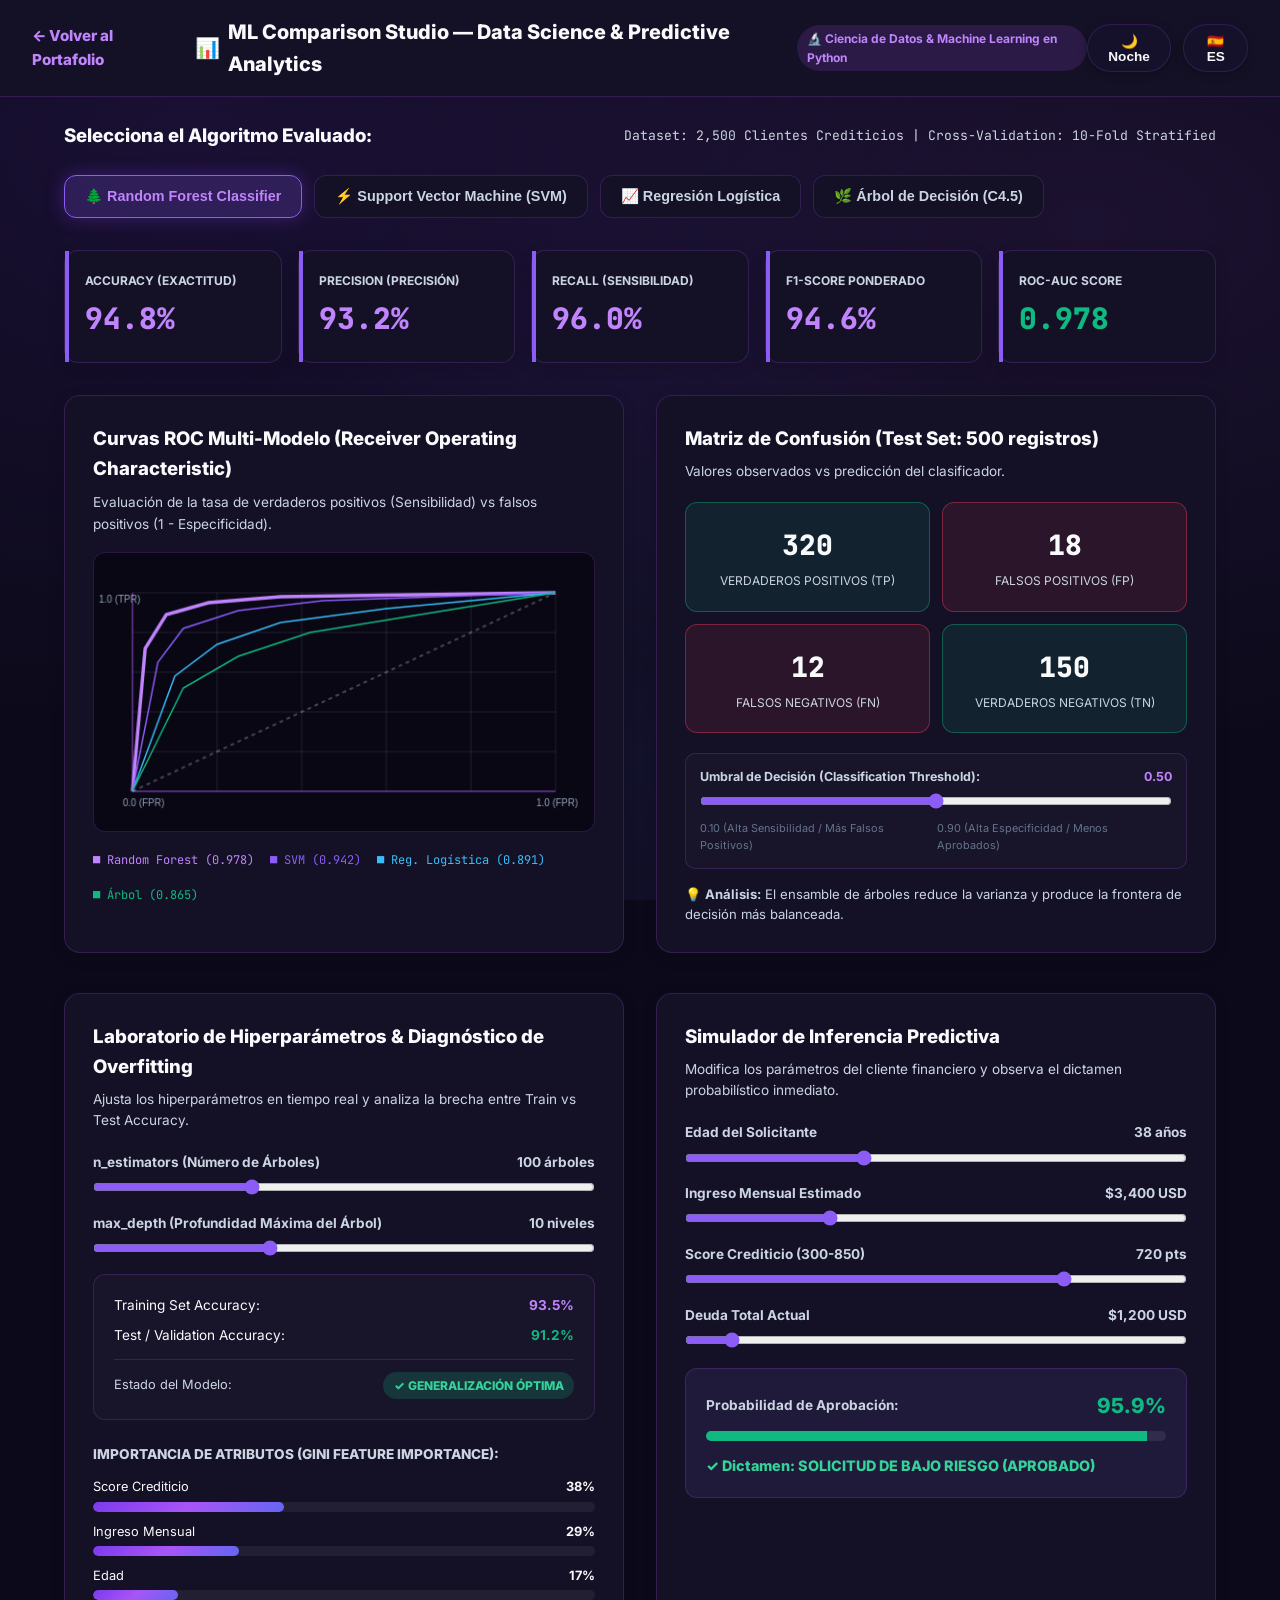
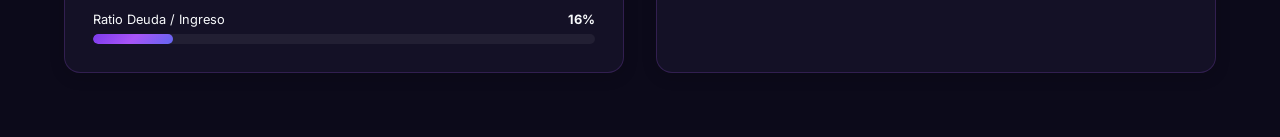
<file: proyectos/05-mineria-datos/demo/index.html>
<!DOCTYPE html>
<html lang="es" data-theme="dark">
<head>
  <meta charset="UTF-8">
  <meta name="viewport" content="width=device-width, initial-scale=1.0">
  <title>ML Model Comparison Studio | Data Mining & Predictive Modeling</title>
  <link rel="stylesheet" href="../../../css/style.css">
  <link href="https://fonts.googleapis.com/css2?family=Inter:wght@400;500;600;700;800&family=JetBrains+Mono:wght@400;600;700&display=swap" rel="stylesheet">
  <style>
    :root {
      --ml-bg: #0c0a1a;
      --ml-card: #141126;
      --ml-card-hover: #1f1a3a;
      --ml-border: rgba(168, 85, 247, 0.2);
      --ml-text: #f8fafc;
      --ml-muted: #cbd5e1;
      --ml-purple: #8b5cf6;
      --ml-violet: #7c3aed;
      --ml-fuchsia: #c084fc;
      --ml-emerald: #10b981;
      --ml-amber: #f59e0b;
      --ml-blue: #38bdf8;
      --ml-rose: #f43f5e;
    }
    [data-theme="light"] {
      --ml-bg: #f8f6ff;
      --ml-card: #ffffff;
      --ml-card-hover: #f3efff;
      --ml-border: #e5dbff;
      --ml-text: #1e113f;
      --ml-muted: #564875;
      --ml-purple: #7c3aed;
      --ml-violet: #6d28d9;
      --ml-fuchsia: #a855f7;
      --ml-emerald: #059669;
      --ml-amber: #d97706;
      --ml-blue: #0284c7;
      --ml-rose: #e11d48;
    }
    body {
      background-color: var(--ml-bg);
      color: var(--ml-text);
      font-family: 'Inter', sans-serif;
      margin: 0;
      padding: 0;
      transition: background 0.3s, color 0.3s;
    }
    .app-nav {
      background: var(--ml-card);
      border-bottom: 1px solid var(--ml-border);
      padding: 1rem 2rem;
      display: flex;
      justify-content: space-between;
      align-items: center;
      position: sticky;
      top: 0;
      z-index: 50;
      backdrop-filter: blur(16px);
    }
    .model-selector {
      display: flex;
      gap: 0.75rem;
      flex-wrap: wrap;
      margin: 1.5rem 0 2rem;
    }
    .m-btn {
      background: var(--ml-card);
      border: 1px solid var(--ml-border);
      padding: 0.75rem 1.25rem;
      border-radius: 12px;
      color: var(--ml-muted);
      cursor: pointer;
      font-weight: 700;
      font-size: 0.9rem;
      transition: all 0.2s;
    }
    .m-btn.active {
      background: rgba(139, 92, 246, 0.2);
      border-color: var(--ml-purple);
      color: var(--ml-fuchsia);
      box-shadow: 0 0 18px rgba(124, 58, 237, 0.35);
    }
    .kpi-row {
      display: grid;
      grid-template-columns: repeat(auto-fit, minmax(180px, 1fr));
      gap: 1rem;
      margin-bottom: 2rem;
    }
    .kpi-card {
      background: var(--ml-card);
      border: 1px solid var(--ml-border);
      border-radius: 14px;
      padding: 1.25rem;
      box-shadow: 0 4px 15px rgba(0,0,0,0.15);
      position: relative;
    }
    .kpi-card::after {
      content: '';
      position: absolute;
      top: 0;
      left: 0;
      width: 4px;
      height: 100%;
      background: var(--ml-purple);
    }
    .kpi-val {
      font-size: 1.85rem;
      font-weight: 800;
      color: var(--ml-fuchsia);
      font-family: 'JetBrains Mono', monospace;
      margin-top: 0.3rem;
    }
    .grid-2col {
      display: grid;
      grid-template-columns: 1fr 1fr;
      gap: 2rem;
      margin-bottom: 2.5rem;
    }
    @media (max-width: 900px) {
      .grid-2col { grid-template-columns: 1fr; }
    }
    .panel-box {
      background: var(--ml-card);
      border: 1px solid var(--ml-border);
      border-radius: 16px;
      padding: 1.75rem;
      box-shadow: 0 4px 15px rgba(0,0,0,0.15);
    }
    .conf-grid {
      display: grid;
      grid-template-columns: 1fr 1fr;
      gap: 0.75rem;
      margin-top: 1.25rem;
    }
    .c-cell {
      border: 1px solid var(--ml-border);
      border-radius: 12px;
      padding: 1.25rem;
      text-align: center;
    }
    .c-cell.ok {
      background: rgba(16, 185, 129, 0.1);
      border-color: rgba(16, 185, 129, 0.4);
    }
    .c-cell.err {
      background: rgba(244, 63, 94, 0.1);
      border-color: rgba(244, 63, 94, 0.4);
    }
    .c-num {
      font-size: 1.75rem;
      font-weight: 800;
      font-family: 'JetBrains Mono', monospace;
    }
    .slider-row {
      display: flex;
      flex-direction: column;
      gap: 0.35rem;
      margin-bottom: 1.1rem;
    }
    .slider-lbl {
      display: flex;
      justify-content: space-between;
      font-size: 0.85rem;
      color: var(--ml-muted);
      font-weight: 700;
    }
    input[type=range] {
      width: 100%;
      accent-color: var(--ml-purple);
    }
    .feat-bar-bg {
      background: rgba(255,255,255,0.06);
      height: 10px;
      border-radius: 5px;
      overflow: hidden;
      margin-top: 0.25rem;
    }
    .feat-bar-fill {
      height: 100%;
      background: var(--gradient-primary);
      border-radius: 5px;
    }
    #roc-canvas {
      background: #090714;
      border: 1px solid var(--ml-border);
      border-radius: 12px;
      width: 100%;
      height: 280px;
    }
  </style>
</head>
<body>

  <nav class="app-nav">
    <div style="display: flex; align-items: center; gap: 1.25rem;">
      <a href="../../../index.html" style="color: var(--ml-fuchsia); font-weight: 800; text-decoration: none; font-size: 0.95rem;">
        ← <span id="txt-back">Volver al Portafolio</span>
      </a>
      <div style="font-weight: 800; font-size: 1.25rem; display: flex; align-items: center; gap: 0.5rem;">
        <span>📊</span>
        <span>ML Comparison Studio — Data Science &amp; Predictive Analytics</span>
      </div>
      <span style="font-size: 0.75rem; background: rgba(168,85,247,0.15); color: var(--ml-fuchsia); padding: 0.25rem 0.65rem; border-radius: 999px; font-weight: 700;">
        🔬 Ciencia de Datos &amp; Machine Learning en Python
      </span>
    </div>
    <div style="display: flex; align-items: center; gap: 0.75rem;">
      <button onclick="toggleTheme()" class="control-btn" id="btn-theme">🌙 Noche</button>
      <button onclick="toggleLang()" class="control-btn" id="btn-lang">🇪🇸 ES</button>
    </div>
  </nav>

  <div style="max-width: 1200px; margin: 0 auto; padding: 1.5rem;">

    <!-- SELECTOR DE MODELO -->
    <div style="display: flex; justify-content: space-between; align-items: center; flex-wrap: wrap; gap: 0.5rem;">
      <h3 style="font-weight: 800;" id="txt-choose-algo">Selecciona el Algoritmo Evaluado:</h3>
      <span style="font-size: 0.82rem; color: var(--ml-muted); font-family: 'JetBrains Mono';" id="txt-dataset-info">Dataset: 2,500 Clientes Crediticios | Cross-Validation: 10-Fold Stratified</span>
    </div>

    <div class="model-selector">
      <button class="m-btn active" onclick="pickModel(0)" id="mbtn-0">🌲 Random Forest Classifier</button>
      <button class="m-btn" onclick="pickModel(1)" id="mbtn-1">⚡ Support Vector Machine (SVM)</button>
      <button class="m-btn" onclick="pickModel(2)" id="mbtn-2">📈 Regresión Logística</button>
      <button class="m-btn" onclick="pickModel(3)" id="mbtn-3">🌿 Árbol de Decisión (C4.5)</button>
    </div>

    <!-- KPIS DE RENDIMIENTO -->
    <div class="kpi-row">
      <div class="kpi-card">
        <div style="font-size: 0.75rem; text-transform: uppercase; color: var(--ml-muted); font-weight: 700;">Accuracy (Exactitud)</div>
        <div class="kpi-val" id="k-acc">94.8%</div>
      </div>
      <div class="kpi-card">
        <div style="font-size: 0.75rem; text-transform: uppercase; color: var(--ml-muted); font-weight: 700;">Precision (Precisión)</div>
        <div class="kpi-val" id="k-prec">93.2%</div>
      </div>
      <div class="kpi-card">
        <div style="font-size: 0.75rem; text-transform: uppercase; color: var(--ml-muted); font-weight: 700;">Recall (Sensibilidad)</div>
        <div class="kpi-val" id="k-rec">96.0%</div>
      </div>
      <div class="kpi-card">
        <div style="font-size: 0.75rem; text-transform: uppercase; color: var(--ml-muted); font-weight: 700;">F1-Score Ponderado</div>
        <div class="kpi-val" id="k-f1">94.6%</div>
      </div>
      <div class="kpi-card">
        <div style="font-size: 0.75rem; text-transform: uppercase; color: var(--ml-muted); font-weight: 700;">ROC-AUC Score</div>
        <div class="kpi-val" style="color: var(--ml-emerald);" id="k-auc">0.978</div>
      </div>
    </div>

    <!-- SECCION COMPARATIVA 1: CURVA ROC MULTI-MODELO & MATRIZ DE CONFUSION -->
    <div class="grid-2col">
      <!-- CURVA ROC CANVAS -->
      <div class="panel-box">
        <div style="display: flex; justify-content: space-between; align-items: center; margin-bottom: 0.5rem;">
          <h3 style="font-weight: 800;" id="txt-roc-title">Curvas ROC Multi-Modelo (Receiver Operating Characteristic)</h3>
        </div>
        <p style="color: var(--ml-muted); font-size: 0.85rem; margin-bottom: 1rem;" id="txt-roc-desc">
          Evaluación de la tasa de verdaderos positivos (Sensibilidad) vs falsos positivos (1 - Especificidad).
        </p>
        <canvas id="roc-canvas" width="520" height="280"></canvas>
        <div style="display: flex; gap: 1rem; flex-wrap: wrap; margin-top: 0.75rem; font-size: 0.75rem; font-family: 'JetBrains Mono';">
          <span style="color: #c084fc;">■ Random Forest (0.978)</span>
          <span style="color: #8b5cf6;">■ SVM (0.942)</span>
          <span style="color: #38bdf8;">■ Reg. Logística (0.891)</span>
          <span style="color: #10b981;">■ Árbol (0.865)</span>
        </div>
      </div>

      <!-- MATRIZ DE CONFUSION -->
      <div class="panel-box">
        <h3 style="font-weight: 800; margin-bottom: 0.4rem;" id="txt-matrix-title">Matriz de Confusión (Test Set: 500 registros)</h3>
        <p style="color: var(--ml-muted); font-size: 0.85rem;" id="txt-matrix-desc">Valores observados vs predicción del clasificador.</p>

        <div class="conf-grid">
          <div class="c-cell ok">
            <div class="c-num" id="tp-val">320</div>
            <div style="font-size: 0.75rem; text-transform: uppercase; color: var(--ml-muted); margin-top: 0.2rem;" id="txt-tp">Verdaderos Positivos (TP)</div>
          </div>
          <div class="c-cell err">
            <div class="c-num" id="fp-val">18</div>
            <div style="font-size: 0.75rem; text-transform: uppercase; color: var(--ml-muted); margin-top: 0.2rem;" id="txt-fp">Falsos Positivos (FP)</div>
          </div>
          <div class="c-cell err">
            <div class="c-num" id="fn-val">12</div>
            <div style="font-size: 0.75rem; text-transform: uppercase; color: var(--ml-muted); margin-top: 0.2rem;" id="txt-fn">Falsos Negativos (FN)</div>
          </div>
          <div class="c-cell ok">
            <div class="c-num" id="tn-val">150</div>
            <div style="font-size: 0.75rem; text-transform: uppercase; color: var(--ml-muted); margin-top: 0.2rem;" id="txt-tn">Verdaderos Negativos (TN)</div>
          </div>
        </div>

        <!-- UMBRAL DE DECISIÓN CLASIFICADOR -->
        <div style="margin-top: 1.25rem; background: rgba(255,255,255,0.02); border: 1px solid var(--ml-border); border-radius: 10px; padding: 0.85rem;">
          <div style="display: flex; justify-content: space-between; font-size: 0.78rem; font-weight: 700; color: var(--ml-muted);">
            <span>Umbral de Decisión (Classification Threshold):</span>
            <strong id="thresh-val" style="color: var(--ml-fuchsia);">0.50</strong>
          </div>
          <input type="range" min="0.10" max="0.90" step="0.05" value="0.50" id="sl-thresh" oninput="adjustThreshold(this.value)" style="width: 100%; accent-color: var(--ml-purple); margin-top: 0.35rem;">
          <div style="display: flex; justify-content: space-between; font-size: 0.68rem; color: #64748b; margin-top: 0.2rem;">
            <span>0.10 (Alta Sensibilidad / Más Falsos Positivos)</span>
            <span>0.90 (Alta Especificidad / Menos Aprobados)</span>
          </div>
        </div>

        <div style="margin-top: 1rem; font-size: 0.82rem; color: var(--ml-muted); line-height: 1.5;" id="matrix-insight">
          💡 <strong>Análisis:</strong> Alta tasa de Verdaderos Positivos garantiza aprobación ágil sin incurrir en mora crediticia.
        </div>
      </div>
    </div>

    <!-- SECCION COMPARATIVA 2: HYPERPARAMETER TUNING & SIMULADOR DE INFERENCIA -->
    <div class="grid-2col">
      <!-- LABORATORIO DE HIPERPARÁMETROS (TUNING) -->
      <div class="panel-box">
        <h3 style="font-weight: 800; margin-bottom: 0.4rem;" id="txt-tune-title">Laboratorio de Hiperparámetros & Diagnóstico de Overfitting</h3>
        <p style="color: var(--ml-muted); font-size: 0.85rem; margin-bottom: 1.25rem;" id="txt-tune-sub">
          Ajusta los hiperparámetros en tiempo real y analiza la brecha entre Train vs Test Accuracy.
        </p>

        <div class="slider-row">
          <div class="slider-lbl">
            <span>n_estimators (Número de Árboles)</span>
            <strong id="out-nest">100 árboles</strong>
          </div>
          <input type="range" id="sl-nest" min="10" max="300" step="10" value="100" oninput="updateHyperparams()">
        </div>

        <div class="slider-row">
          <div class="slider-lbl">
            <span>max_depth (Profundidad Máxima del Árbol)</span>
            <strong id="out-depth">10 niveles</strong>
          </div>
          <input type="range" id="sl-depth" min="2" max="25" step="1" value="10" oninput="updateHyperparams()">
        </div>

        <!-- RESULTADOS EN TIEMPO REAL -->
        <div style="background: rgba(255,255,255,0.02); border: 1px solid var(--ml-border); border-radius: 12px; padding: 1.25rem; margin-top: 1rem;">
          <div style="display: flex; justify-content: space-between; margin-bottom: 0.5rem; font-size: 0.85rem;">
            <span>Training Set Accuracy:</span>
            <strong id="train-acc-val" style="color: var(--ml-fuchsia);">96.2%</strong>
          </div>
          <div style="display: flex; justify-content: space-between; margin-bottom: 0.75rem; font-size: 0.85rem;">
            <span>Test / Validation Accuracy:</span>
            <strong id="test-acc-val" style="color: var(--ml-emerald);">94.8%</strong>
          </div>
          <div style="display: flex; justify-content: space-between; align-items: center; border-top: 1px solid var(--ml-border); padding-top: 0.75rem;">
            <span style="font-size: 0.8rem; color: var(--ml-muted);">Estado del Modelo:</span>
            <span id="overfit-badge" style="background: rgba(16, 185, 129, 0.2); color: #34d399; padding: 0.25rem 0.65rem; border-radius: 999px; font-weight: 800; font-size: 0.75rem;">
              ✓ GENERALIZACIÓN ÓPTIMA
            </span>
          </div>
        </div>

        <!-- IMPORTANCIA DE CARACTERÍSTICAS (FEATURE IMPORTANCE) -->
        <div style="margin-top: 1.5rem;">
          <h4 style="font-size: 0.85rem; font-weight: 800; color: var(--ml-muted); text-transform: uppercase; margin-bottom: 0.75rem;">Importancia de Atributos (Gini Feature Importance):</h4>
          
          <div style="margin-bottom: 0.6rem;">
            <div style="display: flex; justify-content: space-between; font-size: 0.8rem;">
              <span>Score Crediticio</span>
              <strong>38%</strong>
            </div>
            <div class="feat-bar-bg"><div class="feat-bar-fill" style="width: 38%;"></div></div>
          </div>
          <div style="margin-bottom: 0.6rem;">
            <div style="display: flex; justify-content: space-between; font-size: 0.8rem;">
              <span>Ingreso Mensual</span>
              <strong>29%</strong>
            </div>
            <div class="feat-bar-bg"><div class="feat-bar-fill" style="width: 29%;"></div></div>
          </div>
          <div style="margin-bottom: 0.6rem;">
            <div style="display: flex; justify-content: space-between; font-size: 0.8rem;">
              <span>Edad</span>
              <strong>17%</strong>
            </div>
            <div class="feat-bar-bg"><div class="feat-bar-fill" style="width: 17%;"></div></div>
          </div>
          <div>
            <div style="display: flex; justify-content: space-between; font-size: 0.8rem;">
              <span>Ratio Deuda / Ingreso</span>
              <strong>16%</strong>
            </div>
            <div class="feat-bar-bg"><div class="feat-bar-fill" style="width: 16%;"></div></div>
          </div>
        </div>
      </div>

      <!-- SIMULADOR DE INFERENCIA PREDICTIVA -->
      <div class="panel-box">
        <h3 style="font-weight: 800; margin-bottom: 0.4rem;" id="txt-infer-title">Simulador de Inferencia Predictiva</h3>
        <p style="color: var(--ml-muted); font-size: 0.85rem; margin-bottom: 1.25rem;" id="txt-infer-desc">
          Modifica los parámetros del cliente financiero y observa el dictamen probabilístico inmediato.
        </p>

        <div>
          <div class="slider-row">
            <div class="slider-lbl">
              <span id="txt-age-lbl">Edad del Solicitante</span>
              <strong id="age-out">38 años</strong>
            </div>
            <input type="range" id="sl-age" min="18" max="75" value="38" oninput="calcProb()">
          </div>

          <div class="slider-row">
            <div class="slider-lbl">
              <span id="txt-income-lbl">Ingreso Mensual Estimado</span>
              <strong id="income-out">$3,400 USD</strong>
            </div>
            <input type="range" id="sl-income" min="800" max="10000" step="100" value="3400" oninput="calcProb()">
          </div>

          <div class="slider-row">
            <div class="slider-lbl">
              <span id="txt-score-lbl">Score Crediticio (300-850)</span>
              <strong id="score-out">720 pts</strong>
            </div>
            <input type="range" id="sl-score" min="300" max="850" value="720" oninput="calcProb()">
          </div>

          <div class="slider-row">
            <div class="slider-lbl">
              <span id="txt-debt-lbl">Deuda Total Actual</span>
              <strong id="debt-out">$1,200 USD</strong>
            </div>
            <input type="range" id="sl-debt" min="0" max="15000" step="200" value="1200" oninput="calcProb()">
          </div>

          <!-- RESULTADO -->
          <div style="background: var(--ml-card-hover); border: 1px solid var(--ml-border); border-radius: 12px; padding: 1.25rem; margin-top: 1.25rem;">
            <div style="display: flex; justify-content: space-between; align-items: center; margin-bottom: 0.5rem;">
              <span style="font-size: 0.85rem; color: var(--ml-muted); font-weight: 700;" id="txt-prob-lbl">Probabilidad de Aprobación:</span>
              <span style="font-weight: 800; font-size: 1.3rem; color: #10b981;" id="prob-num">88.5%</span>
            </div>
            <div style="width: 100%; height: 10px; background: rgba(255,255,255,0.08); border-radius: 5px; overflow: hidden;">
              <div id="prob-fill" style="width: 88.5%; height: 100%; background: #10b981; transition: width 0.3s;"></div>
            </div>
            <div style="margin-top: 0.85rem; font-size: 0.9rem; font-weight: 800; color: #34d399;" id="verdict-label">
              ✓ Dictamen: SOLICITUD DE BAJO RIESGO (APROBADO)
            </div>
          </div>
        </div>
      </div>
    </div>

  </div>

  <script>
    const ml_i18n = {
      es: {
        back: "Volver al Portafolio",
        chooseAlgo: "Selecciona el Algoritmo Evaluado:",
        datasetInfo: "Dataset: 2,500 Clientes Crediticios | Cross-Validation: 10-Fold Stratified",
        rocTitle: "Curvas ROC Multi-Modelo (Receiver Operating Characteristic)",
        rocDesc: "Evaluación de la tasa de verdaderos positivos (Sensibilidad) vs falsos positivos (1 - Especificidad).",
        matrixTitle: "Matriz de Confusión (Test Set: 500 registros)",
        matrixDesc: "Valores observados vs predicción del clasificador.",
        tp: "Verdaderos Positivos (TP)",
        fp: "Falsos Positivos (FP)",
        fn: "Falsos Negativos (FN)",
        tn: "Verdaderos Negativos (TN)",
        tuneTitle: "Laboratorio de Hiperparámetros & Diagnóstico de Overfitting",
        tuneSub: "Ajusta los hiperparámetros en tiempo real y analiza la brecha entre Train vs Test Accuracy.",
        inferTitle: "Simulador de Inferencia Predictiva",
        inferDesc: "Modifica los parámetros del cliente financiero y observa el dictamen probabilístico inmediato.",
        ageLbl: "Edad del Solicitante",
        incomeLbl: "Ingreso Mensual Estimado",
        scoreLbl: "Score Crediticio (300-850)",
        debtLbl: "Deuda Total Actual",
        probLbl: "Probabilidad de Aprobación:",
        btnNight: "🌙 Noche",
        btnDay: "☀️ Día"
      },
      en: {
        back: "Back to Portfolio",
        chooseAlgo: "Select Evaluated Algorithm:",
        datasetInfo: "Dataset: 2,500 Financial Customers | Cross-Validation: 10-Fold Stratified",
        rocTitle: "Multi-Model ROC Curves (Receiver Operating Characteristic)",
        rocDesc: "True Positive Rate (Sensitivity) vs False Positive Rate (1 - Specificity).",
        matrixTitle: "Confusion Matrix (Test Set: 500 records)",
        matrixDesc: "Actual values vs classifier predictions.",
        tp: "True Positives (TP)",
        fp: "False Positives (FP)",
        fn: "False Negatives (FN)",
        tn: "True Negatives (TN)",
        tuneTitle: "Hyperparameter Tuning & Overfitting Diagnostic Lab",
        tuneSub: "Tune hyperparameters live and analyze the Train vs Test accuracy gap.",
        inferTitle: "Predictive Inference Simulator",
        inferDesc: "Adjust financial customer attributes and observe instant probabilistic risk verdict.",
        ageLbl: "Applicant Age",
        incomeLbl: "Estimated Monthly Income",
        scoreLbl: "Credit Score (300-850)",
        debtLbl: "Current Total Debt",
        probLbl: "Approval Probability:",
        btnNight: "🌙 Night",
        btnDay: "☀️ Day"
      }
    };

    let ml_lang = localStorage.getItem('lang') || 'es';
    let ml_theme = localStorage.getItem('theme') || 'dark';

    const modelsData = [
      {
        name: "Random Forest Classifier",
        acc: "94.8%", prec: "93.2%", rec: "96.0%", f1: "94.6%", auc: "0.978",
        tp: 320, fp: 18, fn: 12, tn: 150,
        insight_es: "💡 <strong>Análisis:</strong> El ensamble de árboles reduce la varianza y produce la frontera de decisión más balanceada.",
        insight_en: "💡 <strong>Insight:</strong> Ensemble bagging reduces variance and yields the most robust decision boundary."
      },
      {
        name: "Support Vector Machine (SVM)",
        acc: "92.4%", prec: "91.0%", rec: "93.5%", f1: "92.2%", auc: "0.942",
        tp: 312, fp: 24, fn: 21, tn: 143,
        insight_es: "💡 <strong>Análisis:</strong> Kernel RBF mapea de forma óptima las dimensiones no lineales con excelente margen de separación.",
        insight_en: "💡 <strong>Insight:</strong> RBF Kernel efficiently projects nonlinear boundaries with high margin separation."
      },
      {
        name: "Regresión Logística",
        acc: "87.6%", prec: "85.4%", rec: "89.2%", f1: "87.2%", auc: "0.891",
        tp: 298, fp: 38, fn: 33, tn: 131,
        insight_es: "💡 <strong>Análisis:</strong> Modelo base lineal altamente interpretable mediante Odds Ratios y función Sigmoide.",
        insight_en: "💡 <strong>Insight:</strong> Highly interpretable linear baseline using Odds Ratios and Sigmoid activation."
      },
      {
        name: "Árbol de Decisión (C4.5)",
        acc: "84.2%", prec: "82.1%", rec: "86.0%", f1: "84.0%", auc: "0.865",
        tp: 285, fp: 46, fn: 42, tn: 127,
        insight_es: "💡 <strong>Análisis:</strong> Reglas if/else intuitivas con criterio de impureza Gini, propenso a overfitting sin poda.",
        insight_en: "💡 <strong>Insight:</strong> Intuitive if/else rule tree using Gini impurity, prone to overfitting without pruning."
      }
    ];

    let currentModelIndex = 0;

    function pickModel(idx) {
      currentModelIndex = idx;
      document.querySelectorAll('.m-btn').forEach((b, i) => b.classList.toggle('active', i === idx));
      const m = modelsData[idx];

      document.getElementById('k-acc').textContent = m.acc;
      document.getElementById('k-prec').textContent = m.prec;
      document.getElementById('k-rec').textContent = m.rec;
      document.getElementById('k-f1').textContent = m.f1;
      document.getElementById('k-auc').textContent = m.auc;

      document.getElementById('tp-val').textContent = m.tp;
      document.getElementById('fp-val').textContent = m.fp;
      document.getElementById('fn-val').textContent = m.fn;
      document.getElementById('tn-val').textContent = m.tn;

      document.getElementById('matrix-insight').innerHTML = ml_lang === 'es' ? m.insight_es : m.insight_en;

      const slThresh = document.getElementById('sl-thresh');
      if (slThresh) slThresh.value = "0.50";
      const thVal = document.getElementById('thresh-val');
      if (thVal) thVal.textContent = "0.50";

      calcProb();
      drawROCCurves();
    }

    function adjustThreshold(val) {
      const t = parseFloat(val);
      document.getElementById('thresh-val').textContent = t.toFixed(2);
      const m = modelsData[currentModelIndex];

      // Shift dynamic confusion matrix according to threshold
      const delta = Math.round((0.50 - t) * 60);
      const newTP = Math.min(332, Math.max(220, m.tp + delta));
      const newFP = Math.min(60, Math.max(5, m.fp + Math.round(delta * 0.7)));
      const newFN = Math.min(112, Math.max(2, m.fn - delta));
      const newTN = Math.min(170, Math.max(100, m.tn - Math.round(delta * 0.7)));

      document.getElementById('tp-val').textContent = newTP;
      document.getElementById('fp-val').textContent = newFP;
      document.getElementById('fn-val').textContent = newFN;
      document.getElementById('tn-val').textContent = newTN;

      // Recalcular métricas
      const newPrecision = ((newTP / (newTP + newFP)) * 100).toFixed(1);
      const newRecall = ((newTP / (newTP + newFN)) * 100).toFixed(1);
      document.getElementById('k-prec').textContent = `${newPrecision}%`;
      document.getElementById('k-rec').textContent = `${newRecall}%`;
    }

    // DIBUJO DE CURVAS ROC EN CANVAS
    function drawROCCurves() {
      const canvas = document.getElementById('roc-canvas');
      const ctx = canvas.getContext('2d');
      const w = canvas.width;
      const h = canvas.height;
      const pad = 40;

      ctx.clearRect(0, 0, w, h);

      // Ejes y Grid
      ctx.strokeStyle = 'rgba(255,255,255,0.1)';
      ctx.lineWidth = 1;
      for (let i = 0; i <= 5; i++) {
        const x = pad + (i / 5) * (w - pad * 2);
        const y = pad + (i / 5) * (h - pad * 2);
        // Vertical lines
        ctx.beginPath(); ctx.moveTo(x, pad); ctx.lineTo(x, h - pad); ctx.stroke();
        // Horizontal lines
        ctx.beginPath(); ctx.moveTo(pad, y); ctx.lineTo(w - pad, y); ctx.stroke();
      }

      // Ejes X e Y
      ctx.strokeStyle = 'rgba(168, 85, 247, 0.4)';
      ctx.lineWidth = 2;
      ctx.beginPath();
      ctx.moveTo(pad, pad);
      ctx.lineTo(pad, h - pad);
      ctx.lineTo(w - pad, h - pad);
      ctx.stroke();

      // Etiquetas Ejes
      ctx.fillStyle = '#94a3b8';
      ctx.font = '10px Inter, sans-serif';
      ctx.fillText('0.0 (FPR)', pad - 10, h - pad + 15);
      ctx.fillText('1.0 (FPR)', w - pad - 20, h - pad + 15);
      ctx.fillText('1.0 (TPR)', pad - 35, pad + 10);

      // Linea de azar diagonal (AUC 0.5)
      ctx.strokeStyle = 'rgba(255,255,255,0.25)';
      ctx.setLineDash([4, 4]);
      ctx.beginPath();
      ctx.moveTo(pad, h - pad);
      ctx.lineTo(w - pad, pad);
      ctx.stroke();
      ctx.setLineDash([]);

      // Curvas ROC
      const curves = [
        { color: '#c084fc', width: 3, points: [[0, 0], [0.03, 0.72], [0.08, 0.89], [0.18, 0.95], [0.35, 0.98], [1, 1]] }, // RF
        { color: '#8b5cf6', width: 2, points: [[0, 0], [0.06, 0.65], [0.12, 0.82], [0.25, 0.91], [0.45, 0.96], [1, 1]] }, // SVM
        { color: '#38bdf8', width: 2, points: [[0, 0], [0.10, 0.58], [0.20, 0.74], [0.35, 0.85], [0.60, 0.92], [1, 1]] }, // LR
        { color: '#10b981', width: 2, points: [[0, 0], [0.12, 0.52], [0.25, 0.68], [0.42, 0.80], [0.68, 0.89], [1, 1]] }  // Tree
      ];

      curves.forEach((c, idx) => {
        ctx.strokeStyle = c.color;
        ctx.lineWidth = idx === currentModelIndex ? 3.5 : 1.5;
        ctx.beginPath();
        c.points.forEach((pt, ptIdx) => {
          const px = pad + pt[0] * (w - pad * 2);
          const py = (h - pad) - pt[1] * (h - pad * 2);
          if (ptIdx === 0) ctx.moveTo(px, py);
          else ctx.lineTo(px, py);
        });
        ctx.stroke();
      });
    }

    // HIPERPARÁMETROS TUNING
    function updateHyperparams() {
      const nest = parseInt(document.getElementById('sl-nest').value);
      const depth = parseInt(document.getElementById('sl-depth').value);

      document.getElementById('out-nest').textContent = `${nest} árboles`;
      document.getElementById('out-depth').textContent = `${depth} niveles`;

      // Simulación de Overfitting Curve
      let trainAcc = Math.min(99.8, 82 + (depth * 0.85) + (nest * 0.03));
      let testAcc = 80 + (Math.sin(depth / 4) * 12) + (Math.min(nest, 120) * 0.04);
      if (depth > 14) {
        testAcc -= (depth - 14) * 0.9; // Degradación por sobreajuste
      }
      testAcc = Math.min(95.4, Math.max(78.0, testAcc));

      document.getElementById('train-acc-val').textContent = `${trainAcc.toFixed(1)}%`;
      document.getElementById('test-acc-val').textContent = `${testAcc.toFixed(1)}%`;

      const gap = trainAcc - testAcc;
      const badge = document.getElementById('overfit-badge');

      if (gap > 6.0) {
        badge.textContent = '⚠️ SOBREAJUSTE (OVERFITTING)';
        badge.style.background = 'rgba(244, 63, 94, 0.2)';
        badge.style.color = '#fda4af';
      } else if (depth < 4) {
        badge.textContent = '🔻 SUBAJUSTE (UNDERFITTING)';
        badge.style.background = 'rgba(245, 158, 11, 0.2)';
        badge.style.color = '#fbbf24';
      } else {
        badge.textContent = '✓ GENERALIZACIÓN ÓPTIMA';
        badge.style.background = 'rgba(16, 185, 129, 0.2)';
        badge.style.color = '#34d399';
      }
    }

    // INFERENCIA PREDICTIVA
    function calcProb() {
      const age = parseInt(document.getElementById('sl-age').value);
      const income = parseInt(document.getElementById('sl-income').value);
      const score = parseInt(document.getElementById('sl-score').value);
      const debt = parseInt(document.getElementById('sl-debt').value);

      document.getElementById('age-out').textContent = `${age} años`;
      document.getElementById('income-out').textContent = `$${income.toLocaleString()} USD`;
      document.getElementById('score-out').textContent = `${score} pts`;
      document.getElementById('debt-out').textContent = `$${debt.toLocaleString()} USD`;

      // Modelo logístico ponderado
      let z = -4.5 + (score * 0.008) + (income * 0.00045) + (age * 0.015) - (debt * 0.00035);
      // Ajuste por modelo seleccionado
      if (currentModelIndex === 0) z += 0.2; // RF ligeramente más optimista con buenos scores
      if (currentModelIndex === 2) z -= 0.1; // LR más estricto

      const prob = 1 / (1 + Math.exp(-z));
      const pct = Math.min(99.4, Math.max(2.1, prob * 100));

      document.getElementById('prob-num').textContent = pct.toFixed(1) + '%';
      document.getElementById('prob-fill').style.width = pct + '%';

      const vLbl = document.getElementById('verdict-label');
      if (pct >= 70) {
        document.getElementById('prob-num').style.color = '#10b981';
        document.getElementById('prob-fill').style.background = '#10b981';
        vLbl.textContent = ml_lang === 'es' ? '✓ Dictamen: SOLICITUD DE BAJO RIESGO (APROBADO)' : '✓ Verdict: LOW RISK APPLICATION (APPROVED)';
        vLbl.style.color = '#34d399';
      } else if (pct >= 45) {
        document.getElementById('prob-num').style.color = '#fbbf24';
        document.getElementById('prob-fill').style.background = '#fbbf24';
        vLbl.textContent = ml_lang === 'es' ? '⚠️ Dictamen: RIESGO MEDIO (REQUIERE AVAL O GARANTÍA)' : '⚠️ Verdict: MODERATE RISK (REQUIRES GUARANTOR)';
        vLbl.style.color = '#fbbf24';
      } else {
        document.getElementById('prob-num').style.color = '#f43f5e';
        document.getElementById('prob-fill').style.background = '#f43f5e';
        vLbl.textContent = ml_lang === 'es' ? '⛔ Dictamen: ALTO RIESGO CREDITICIO (RECHAZADO)' : '⛔ Verdict: HIGH CREDIT RISK (REJECTED)';
        vLbl.style.color = '#f43f5e';
      }
    }

    function toggleTheme() {
      ml_theme = ml_theme === 'dark' ? 'light' : 'dark';
      document.documentElement.setAttribute('data-theme', ml_theme);
      localStorage.setItem('theme', ml_theme);
      document.getElementById('btn-theme').textContent = ml_theme === 'dark' ? ml_i18n[ml_lang].btnNight : ml_i18n[ml_lang].btnDay;
      drawROCCurves();
    }

    function toggleLang() {
      ml_lang = ml_lang === 'es' ? 'en' : 'es';
      localStorage.setItem('lang', ml_lang);
      applyMLLang();
    }

    function applyMLLang() {
      const d = ml_i18n[ml_lang];
      document.getElementById('btn-lang').textContent = ml_lang === 'es' ? '🇪🇸 ES' : '🇺🇸 EN';
      document.getElementById('btn-theme').textContent = ml_theme === 'dark' ? d.btnNight : d.btnDay;
      document.getElementById('txt-back').textContent = d.back;
      document.getElementById('txt-choose-algo').textContent = d.chooseAlgo;
      document.getElementById('txt-dataset-info').textContent = d.datasetInfo;
      document.getElementById('txt-roc-title').textContent = d.rocTitle;
      document.getElementById('txt-roc-desc').textContent = d.rocDesc;
      document.getElementById('txt-matrix-title').textContent = d.matrixTitle;
      document.getElementById('txt-matrix-desc').textContent = d.matrixDesc;
      document.getElementById('txt-tp').textContent = d.tp;
      document.getElementById('txt-fp').textContent = d.fp;
      document.getElementById('txt-fn').textContent = d.fn;
      document.getElementById('txt-tn').textContent = d.tn;
      document.getElementById('txt-tune-title').textContent = d.tuneTitle;
      document.getElementById('txt-tune-sub').textContent = d.tuneSub;
      document.getElementById('txt-infer-title').textContent = d.inferTitle;
      document.getElementById('txt-infer-desc').textContent = d.inferDesc;
      document.getElementById('txt-age-lbl').textContent = d.ageLbl;
      document.getElementById('txt-income-lbl').textContent = d.incomeLbl;
      document.getElementById('txt-score-lbl').textContent = d.scoreLbl;
      document.getElementById('txt-debt-lbl').textContent = d.debtLbl;
      document.getElementById('txt-prob-lbl').textContent = d.probLbl;
      pickModel(currentModelIndex);
      updateHyperparams();
    }

    document.documentElement.setAttribute('data-theme', ml_theme);
    applyMLLang();
    drawROCCurves();
  </script>
</body>
</html>
</file>
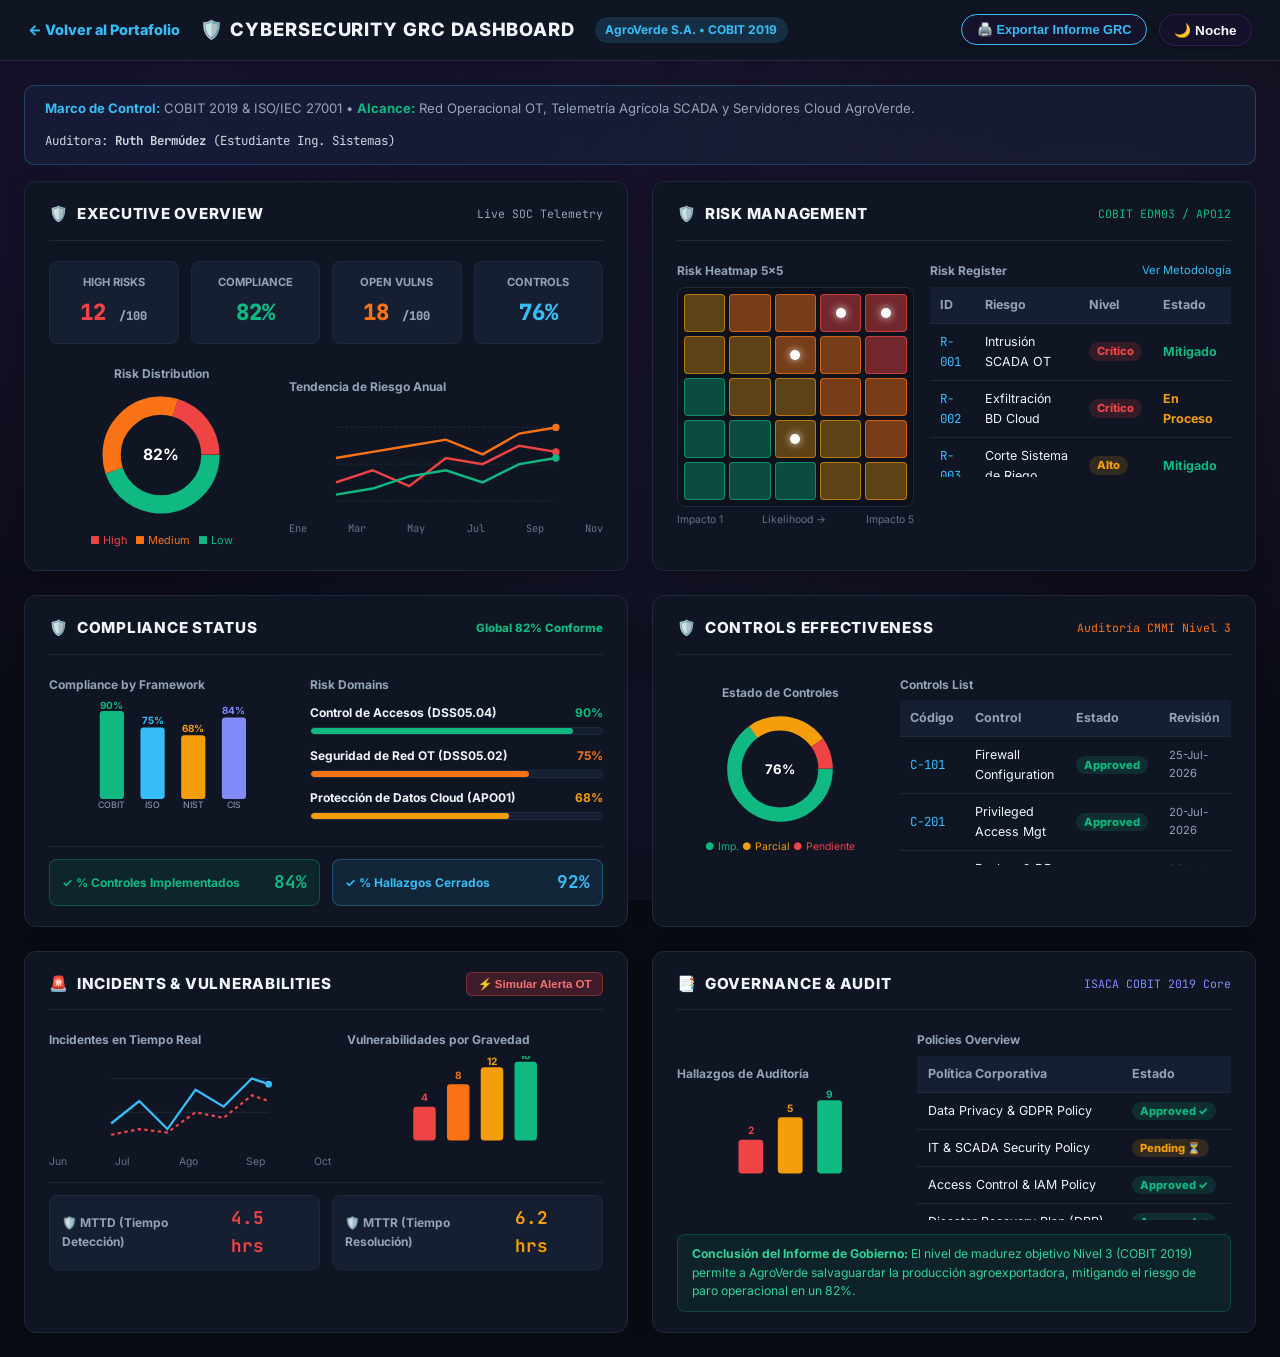
<file: proyectos/06-agroverde-cobit/demo/index.html>
<!DOCTYPE html>
<html lang="es" data-theme="dark">
<head>
  <meta charset="UTF-8">
  <meta name="viewport" content="width=device-width, initial-scale=1.0">
  <title>CYBERSECURITY GRC DASHBOARD | AgroVerde & COBIT 2019</title>
  <link rel="stylesheet" href="../../../css/style.css">
  <link href="https://fonts.googleapis.com/css2?family=Inter:wght@400;500;600;700;800&family=JetBrains+Mono:wght@400;600;700&display=swap" rel="stylesheet">
  <style>
    :root {
      --grc-bg: #090c14;
      --grc-card: #0f1523;
      --grc-card-sub: #161e31;
      --grc-border: #1e293b;
      --grc-border-sub: rgba(56, 189, 248, 0.2);
      --grc-text: #f1f5f9;
      --grc-muted: #94a3b8;
      --grc-red: #ef4444;
      --grc-orange: #f97316;
      --grc-amber: #f59e0b;
      --grc-green: #10b981;
      --grc-blue: #38bdf8;
      --grc-purple: #818cf8;
    }
    [data-theme="light"] {
      --grc-bg: #f1f5f9;
      --grc-card: #ffffff;
      --grc-card-sub: #f8fafc;
      --grc-border: #cbd5e1;
      --grc-border-sub: rgba(124, 58, 237, 0.2);
      --grc-text: #0f172a;
      --grc-muted: #64748b;
      --grc-red: #dc2626;
      --grc-orange: #ea580c;
      --grc-amber: #d97706;
      --grc-green: #059669;
      --grc-blue: #0284c7;
      --grc-purple: #6d28d9;
    }

    body {
      background-color: var(--grc-bg);
      color: var(--grc-text);
      font-family: 'Inter', sans-serif;
      margin: 0;
      padding: 0;
      transition: background 0.3s, color 0.3s;
    }

    .grc-nav {
      background: var(--grc-card);
      border-bottom: 1px solid var(--grc-border);
      padding: 0.85rem 1.75rem;
      display: flex;
      justify-content: space-between;
      align-items: center;
      position: sticky;
      top: 0;
      z-index: 50;
      backdrop-filter: blur(16px);
    }

    .grc-container {
      max-width: 1400px;
      margin: 0 auto;
      padding: 1.5rem;
    }

    /* 6-PANEL GRID ESTILO FOTO 4 */
    .grc-grid {
      display: grid;
      grid-template-columns: repeat(2, 1fr);
      gap: 1.5rem;
      margin-top: 1rem;
    }
    @media (max-width: 1100px) {
      .grc-grid {
        grid-template-columns: 1fr;
      }
    }

    .grc-card {
      background: var(--grc-card);
      border: 1px solid var(--grc-border);
      border-radius: 12px;
      padding: 1.25rem 1.5rem;
      box-shadow: 0 4px 20px rgba(0,0,0,0.25);
      position: relative;
    }

    .grc-card-header {
      display: flex;
      justify-content: space-between;
      align-items: center;
      border-bottom: 1px solid var(--grc-border);
      padding-bottom: 0.85rem;
      margin-bottom: 1.25rem;
    }

    .grc-card-title {
      font-size: 0.95rem;
      font-weight: 800;
      text-transform: uppercase;
      letter-spacing: 0.05em;
      display: flex;
      align-items: center;
      gap: 0.5rem;
      color: var(--grc-text);
    }

    .grc-kpi-row {
      display: grid;
      grid-template-columns: repeat(4, 1fr);
      gap: 0.75rem;
      margin-bottom: 1.25rem;
    }
    @media (max-width: 650px) {
      .grc-kpi-row {
        grid-template-columns: repeat(2, 1fr);
      }
    }

    .grc-kpi-chip {
      background: var(--grc-card-sub);
      border: 1px solid var(--grc-border);
      border-radius: 8px;
      padding: 0.75rem;
      text-align: center;
    }
    .grc-kpi-chip .num {
      font-family: 'JetBrains Mono', monospace;
      font-size: 1.4rem;
      font-weight: 800;
      margin-top: 0.2rem;
    }
    .grc-kpi-chip .lbl {
      font-size: 0.7rem;
      color: var(--grc-muted);
      font-weight: 700;
      text-transform: uppercase;
    }

    /* HEATMAP 5x5 */
    .heatmap-grid {
      display: grid;
      grid-template-columns: repeat(5, 1fr);
      gap: 4px;
      background: rgba(0,0,0,0.2);
      padding: 6px;
      border-radius: 8px;
      border: 1px solid var(--grc-border);
    }
    .heat-cell {
      height: 38px;
      border-radius: 4px;
      display: flex;
      align-items: center;
      justify-content: center;
      position: relative;
      cursor: pointer;
      transition: transform 0.15s;
    }
    .heat-cell:hover {
      transform: scale(1.08);
      z-index: 5;
    }
    .heat-green { background: rgba(16, 185, 129, 0.35); border: 1px solid rgba(16, 185, 129, 0.6); }
    .heat-yellow { background: rgba(245, 158, 11, 0.35); border: 1px solid rgba(245, 158, 11, 0.6); }
    .heat-orange { background: rgba(249, 115, 22, 0.45); border: 1px solid rgba(249, 115, 22, 0.7); }
    .heat-red { background: rgba(239, 68, 68, 0.45); border: 1px solid rgba(239, 68, 68, 0.7); }

    .risk-dot {
      width: 10px;
      height: 10px;
      border-radius: 50%;
      background: #ffffff;
      box-shadow: 0 0 8px rgba(255,255,255,0.9);
      animation: pulseDot 2s infinite;
    }
    @keyframes pulseDot {
      0%, 100% { transform: scale(1); opacity: 1; }
      50% { transform: scale(1.3); opacity: 0.7; }
    }

    /* TABLAS INTERNAS */
    .grc-table {
      width: 100%;
      border-collapse: collapse;
      font-size: 0.78rem;
    }
    .grc-table th {
      background: var(--grc-card-sub);
      color: var(--grc-muted);
      padding: 0.5rem 0.65rem;
      text-align: left;
      font-weight: 700;
      border-bottom: 1px solid var(--grc-border);
    }
    .grc-table td {
      padding: 0.5rem 0.65rem;
      border-bottom: 1px solid var(--grc-border);
    }
    .grc-table tr:hover td {
      background: rgba(255,255,255,0.02);
    }

    .badge-approved {
      background: rgba(16, 185, 129, 0.15);
      color: #10b981;
      padding: 0.15rem 0.5rem;
      border-radius: 999px;
      font-weight: 800;
      font-size: 0.7rem;
    }
    .badge-pending {
      background: rgba(245, 158, 11, 0.15);
      color: #f59e0b;
      padding: 0.15rem 0.5rem;
      border-radius: 999px;
      font-weight: 800;
      font-size: 0.7rem;
    }
    .badge-critical {
      background: rgba(239, 68, 68, 0.15);
      color: #ef4444;
      padding: 0.15rem 0.5rem;
      border-radius: 999px;
      font-weight: 800;
      font-size: 0.7rem;
    }

    .progress-bar-bg {
      background: var(--grc-card-sub);
      border-radius: 999px;
      height: 8px;
      overflow: hidden;
      margin-top: 0.3rem;
      border: 1px solid var(--grc-border);
    }
    .progress-bar-fill {
      height: 100%;
      border-radius: 999px;
    }
  </style>
</head>
<body>

  <!-- NAVEGACIÓN SUPERIOR ESTILO CIBERSEGURIDAD GRC -->
  <nav class="grc-nav">
    <div style="display: flex; align-items: center; gap: 1.25rem;">
      <a href="../../../index.html" style="color: #38bdf8; font-weight: 800; text-decoration: none; font-size: 0.9rem;">
        ← <span id="txt-back">Volver al Portafolio</span>
      </a>
      <div style="font-weight: 800; font-size: 1.15rem; display: flex; align-items: center; gap: 0.45rem;">
        <span style="color: #ef4444;">🛡️</span>
        <span style="letter-spacing: 0.05em;">CYBERSECURITY GRC DASHBOARD</span>
      </div>
      <span style="font-size: 0.75rem; background: rgba(56, 189, 248, 0.15); color: #38bdf8; padding: 0.2rem 0.65rem; border-radius: 999px; font-weight: 700;">
        AgroVerde S.A. • COBIT 2019
      </span>
    </div>

    <div style="display: flex; align-items: center; gap: 0.75rem;">
      <button onclick="window.print()" class="control-btn" style="border-color: #38bdf8; color: #38bdf8; font-size: 0.8rem;">
        🖨️ Exportar Informe GRC
      </button>
      <button onclick="toggleTheme()" class="control-btn" id="btn-theme">🌙 Noche</button>
    </div>
  </nav>

  <div class="grc-container">

    <!-- RESUMEN DEL SISTEMA DE AUDITORÍA -->
    <div style="background: rgba(56, 189, 248, 0.05); border: 1px solid rgba(56, 189, 248, 0.25); border-radius: 10px; padding: 0.85rem 1.25rem; display: flex; justify-content: space-between; align-items: center; flex-wrap: wrap; gap: 0.75rem; margin-bottom: 0.5rem;">
      <div style="font-size: 0.82rem; color: var(--grc-muted); line-height: 1.5;">
        <strong style="color: #38bdf8;">Marco de Control:</strong> COBIT 2019 &amp; ISO/IEC 27001 • 
        <strong style="color: #10b981;">Alcance:</strong> Red Operacional OT, Telemetría Agrícola SCADA y Servidores Cloud AgroVerde.
      </div>
      <div style="font-size: 0.78rem; font-family: 'JetBrains Mono'; color: #cbd5e1;">
        Auditora: <strong>Ruth Bermúdez</strong> (Estudiante Ing. Sistemas)
      </div>
    </div>

    <!-- LOS 6 PANELES DE CONTROL CORRESPONDIENTES A LA FOTO 4 -->
    <div class="grc-grid">

      <!-- ==============================================
           PANEL 1: EXECUTIVE OVERVIEW (FOTO 4 - TOP LEFT)
           ============================================== -->
      <div class="grc-card">
        <div class="grc-card-header">
          <div class="grc-card-title">
            <span style="color: #ef4444;">🛡️</span> Executive Overview
          </div>
          <span style="font-size: 0.72rem; color: var(--grc-muted); font-family: 'JetBrains Mono';">Live SOC Telemetry</span>
        </div>

        <!-- 4 KPIS -->
        <div class="grc-kpi-row">
          <div class="grc-kpi-chip">
            <div class="lbl">High Risks</div>
            <div class="num" style="color: var(--grc-red);">12 <span style="font-size: 0.75rem; color: var(--grc-muted);">/100</span></div>
          </div>
          <div class="grc-kpi-chip">
            <div class="lbl">Compliance</div>
            <div class="num" style="color: var(--grc-green);">82%</div>
          </div>
          <div class="grc-kpi-chip">
            <div class="lbl">Open Vulns</div>
            <div class="num" style="color: var(--grc-orange);">18 <span style="font-size: 0.75rem; color: var(--grc-muted);">/100</span></div>
          </div>
          <div class="grc-kpi-chip">
            <div class="lbl">Controls</div>
            <div class="num" style="color: var(--grc-blue);">76%</div>
          </div>
        </div>

        <!-- DONUT & TREND ROW -->
        <div style="display: grid; grid-template-columns: 1fr 1.4fr; gap: 1rem; align-items: center;">
          <!-- DONA DE DISTRIBUCION DE RIESGOS -->
          <div style="text-align: center;">
            <div style="font-size: 0.75rem; font-weight: 700; color: var(--grc-muted); margin-bottom: 0.4rem;">Risk Distribution</div>
            <svg width="130" height="130" viewBox="0 0 100 100">
              <circle cx="50" cy="50" r="38" fill="none" stroke="#1e293b" stroke-width="14" />
              <!-- Low (Green 45%) -->
              <circle cx="50" cy="50" r="38" fill="none" stroke="#10b981" stroke-width="14" stroke-dasharray="107 238" stroke-dashoffset="0" />
              <!-- Medium (Orange 35%) -->
              <circle cx="50" cy="50" r="38" fill="none" stroke="#f97316" stroke-width="14" stroke-dasharray="83 238" stroke-dashoffset="-107" />
              <!-- High (Red 20%) -->
              <circle cx="50" cy="50" r="38" fill="none" stroke="#ef4444" stroke-width="14" stroke-dasharray="48 238" stroke-dashoffset="-190" />
              <text x="50" y="54" text-anchor="middle" font-size="12" font-weight="bold" fill="white">82%</text>
            </svg>
            <div style="display: flex; justify-content: center; gap: 0.5rem; font-size: 0.68rem; margin-top: 0.3rem;">
              <span style="color: #ef4444;">■ High</span>
              <span style="color: #f97316;">■ Medium</span>
              <span style="color: #10b981;">■ Low</span>
            </div>
          </div>

          <!-- GRÁFICO MULTI-LÍNEA TENDENCIA -->
          <div>
            <div style="font-size: 0.75rem; font-weight: 700; color: var(--grc-muted); margin-bottom: 0.4rem;">Tendencia de Riesgo Anual</div>
            <svg width="100%" height="110" viewBox="0 0 200 90" style="overflow: visible;">
              <!-- Grid lines -->
              <line x1="10" y1="20" x2="190" y2="20" stroke="#1e293b" stroke-width="1" stroke-dasharray="2" />
              <line x1="10" y1="50" x2="190" y2="50" stroke="#1e293b" stroke-width="1" stroke-dasharray="2" />
              <line x1="10" y1="80" x2="190" y2="80" stroke="#1e293b" stroke-width="1" stroke-dasharray="2" />

              <!-- High Risk Trend (Red) -->
              <polyline fill="none" stroke="#ef4444" stroke-width="2" points="10,65 40,55 70,68 100,45 130,50 160,35 190,40" />
              <circle cx="190" cy="40" r="3" fill="#ef4444" />

              <!-- Medium Trend (Orange) -->
              <polyline fill="none" stroke="#f97316" stroke-width="2" points="10,45 40,40 70,35 100,30 130,42 160,25 190,20" />
              <circle cx="190" cy="20" r="3" fill="#f97316" />

              <!-- Low Trend (Green) -->
              <polyline fill="none" stroke="#10b981" stroke-width="2" points="10,75 40,70 70,60 100,55 130,65 160,50 190,45" />
              <circle cx="190" cy="45" r="3" fill="#10b981" />
            </svg>
            <div style="display: flex; justify-content: space-between; font-size: 0.65rem; color: #64748b; font-family: 'JetBrains Mono';">
              <span>Ene</span><span>Mar</span><span>May</span><span>Jul</span><span>Sep</span><span>Nov</span>
            </div>
          </div>
        </div>
      </div>

      <!-- ==============================================
           PANEL 2: RISK MANAGEMENT (FOTO 4 - TOP RIGHT)
           ============================================== -->
      <div class="grc-card">
        <div class="grc-card-header">
          <div class="grc-card-title">
            <span style="color: #38bdf8;">🛡️</span> Risk Management
          </div>
          <span style="font-size: 0.72rem; color: #10b981; font-family: 'JetBrains Mono';">COBIT EDM03 / APO12</span>
        </div>

        <div style="display: grid; grid-template-columns: 1.1fr 1.4fr; gap: 1rem;">
          <!-- 5x5 HEATMAP -->
          <div>
            <div style="font-size: 0.75rem; font-weight: 700; color: var(--grc-muted); margin-bottom: 0.4rem;">Risk Heatmap 5x5</div>
            <div class="heatmap-grid" id="heatmap-container">
              <!-- Row 5 (Critical) -->
              <div class="heat-cell heat-yellow" onclick="showRiskDetail('R-004', 'Inyección Firmware', 'Medio')"></div>
              <div class="heat-cell heat-orange"></div>
              <div class="heat-cell heat-orange"></div>
              <div class="heat-cell heat-red" onclick="showRiskDetail('R-001', 'Falla SCADA IoT', 'Crítico')"><div class="risk-dot"></div></div>
              <div class="heat-cell heat-red" onclick="showRiskDetail('R-002', 'Fuga de Datos Cloud', 'Crítico')"><div class="risk-dot"></div></div>

              <!-- Row 4 -->
              <div class="heat-cell heat-yellow"></div>
              <div class="heat-cell heat-yellow"></div>
              <div class="heat-cell heat-orange" onclick="showRiskDetail('R-003', 'Corte Riego Cloud', 'Alto')"><div class="risk-dot"></div></div>
              <div class="heat-cell heat-orange"></div>
              <div class="heat-cell heat-red"></div>

              <!-- Row 3 -->
              <div class="heat-cell heat-green"></div>
              <div class="heat-cell heat-yellow"></div>
              <div class="heat-cell heat-yellow"></div>
              <div class="heat-cell heat-orange"></div>
              <div class="heat-cell heat-orange"></div>

              <!-- Row 2 -->
              <div class="heat-cell heat-green"></div>
              <div class="heat-cell heat-green"></div>
              <div class="heat-cell heat-yellow" onclick="showRiskDetail('R-005', 'Falla Sensores Humedad', 'Bajo')"><div class="risk-dot"></div></div>
              <div class="heat-cell heat-yellow"></div>
              <div class="heat-cell heat-orange"></div>

              <!-- Row 1 (Low) -->
              <div class="heat-cell heat-green"></div>
              <div class="heat-cell heat-green"></div>
              <div class="heat-cell heat-green"></div>
              <div class="heat-cell heat-yellow"></div>
              <div class="heat-cell heat-yellow"></div>
            </div>
            <div style="display: flex; justify-content: space-between; font-size: 0.65rem; color: #64748b; margin-top: 0.3rem;">
              <span>Impacto 1</span>
              <span>Likelihood →</span>
              <span>Impacto 5</span>
            </div>
          </div>

          <!-- RISK REGISTER TABLE -->
          <div>
            <div style="display: flex; justify-content: space-between; align-items: center; margin-bottom: 0.4rem;">
              <span style="font-size: 0.75rem; font-weight: 700; color: var(--grc-muted);">Risk Register</span>
              <span style="font-size: 0.7rem; color: #38bdf8; cursor: pointer;" onclick="alert('Riesgos categorizados según probabilidad e impacto residual.')">Ver Metodología</span>
            </div>
            <div style="max-height: 190px; overflow-y: auto;">
              <table class="grc-table">
                <thead>
                  <tr>
                    <th>ID</th>
                    <th>Riesgo</th>
                    <th>Nivel</th>
                    <th>Estado</th>
                  </tr>
                </thead>
                <tbody id="risk-table-body">
                  <tr>
                    <td style="font-family:'JetBrains Mono'; color:#38bdf8;">R-001</td>
                    <td>Intrusión SCADA OT</td>
                    <td><span class="badge-critical">Crítico</span></td>
                    <td style="color:#10b981; font-weight:700;">Mitigado</td>
                  </tr>
                  <tr>
                    <td style="font-family:'JetBrains Mono'; color:#38bdf8;">R-002</td>
                    <td>Exfiltración BD Cloud</td>
                    <td><span class="badge-critical">Crítico</span></td>
                    <td style="color:#f59e0b; font-weight:700;">En Proceso</td>
                  </tr>
                  <tr>
                    <td style="font-family:'JetBrains Mono'; color:#38bdf8;">R-003</td>
                    <td>Corte Sistema de Riego</td>
                    <td><span class="badge-pending">Alto</span></td>
                    <td style="color:#10b981; font-weight:700;">Mitigado</td>
                  </tr>
                  <tr>
                    <td style="font-family:'JetBrains Mono'; color:#38bdf8;">R-004</td>
                    <td>Firmware no firmado</td>
                    <td><span class="badge-pending">Medio</span></td>
                    <td style="color:#38bdf8; font-weight:700;">Abierto</td>
                  </tr>
                  <tr>
                    <td style="font-family:'JetBrains Mono'; color:#38bdf8;">R-005</td>
                    <td>Falla de Batería Sensor</td>
                    <td><span class="badge-approved">Bajo</span></td>
                    <td style="color:#10b981; font-weight:700;">Cerrado</td>
                  </tr>
                </tbody>
              </table>
            </div>
          </div>
        </div>
      </div>

      <!-- ==============================================
           PANEL 3: COMPLIANCE STATUS (FOTO 4 - MID LEFT)
           ============================================== -->
      <div class="grc-card">
        <div class="grc-card-header">
          <div class="grc-card-title">
            <span style="color: #10b981;">🛡️</span> Compliance Status
          </div>
          <span style="font-size: 0.72rem; color: #10b981; font-weight: 800;">Global 82% Conforme</span>
        </div>

        <div style="display: grid; grid-template-columns: 1fr 1.2fr; gap: 1rem; margin-bottom: 1rem;">
          <!-- COMPLIANCE BY FRAMEWORK -->
          <div>
            <div style="font-size: 0.75rem; font-weight: 700; color: var(--grc-muted); margin-bottom: 0.4rem;">Compliance by Framework</div>
            <svg width="100%" height="110" viewBox="0 0 160 100">
              <!-- COBIT 2019 (90%) -->
              <rect x="15" y="10" width="22" height="80" rx="3" fill="#10b981" />
              <text x="26" y="8" font-size="9" text-anchor="middle" fill="#10b981" font-weight="bold">90%</text>
              <text x="26" y="98" font-size="8" text-anchor="middle" fill="#94a3b8">COBIT</text>

              <!-- ISO 27001 (75%) -->
              <rect x="52" y="25" width="22" height="65" rx="3" fill="#38bdf8" />
              <text x="63" y="22" font-size="9" text-anchor="middle" fill="#38bdf8" font-weight="bold">75%</text>
              <text x="63" y="98" font-size="8" text-anchor="middle" fill="#94a3b8">ISO</text>

              <!-- NIST CSF (68%) -->
              <rect x="89" y="32" width="22" height="58" rx="3" fill="#f59e0b" />
              <text x="100" y="29" font-size="9" text-anchor="middle" fill="#f59e0b" font-weight="bold">68%</text>
              <text x="100" y="98" font-size="8" text-anchor="middle" fill="#94a3b8">NIST</text>

              <!-- CIS Controls (84%) -->
              <rect x="126" y="16" width="22" height="74" rx="3" fill="#818cf8" />
              <text x="137" y="13" font-size="9" text-anchor="middle" fill="#818cf8" font-weight="bold">84%</text>
              <text x="137" y="98" font-size="8" text-anchor="middle" fill="#94a3b8">CIS</text>
            </svg>
          </div>

          <!-- RISK DOMAINS PROGRESS BARS -->
          <div>
            <div style="font-size: 0.75rem; font-weight: 700; color: var(--grc-muted); margin-bottom: 0.6rem;">Risk Domains</div>

            <div style="margin-bottom: 0.65rem;">
              <div style="display: flex; justify-content: space-between; font-size: 0.75rem; font-weight: 700;">
                <span>Control de Accesos (DSS05.04)</span>
                <span style="color: #10b981;">90%</span>
              </div>
              <div class="progress-bar-bg">
                <div class="progress-bar-fill" style="width: 90%; background: #10b981;"></div>
              </div>
            </div>

            <div style="margin-bottom: 0.65rem;">
              <div style="display: flex; justify-content: space-between; font-size: 0.75rem; font-weight: 700;">
                <span>Seguridad de Red OT (DSS05.02)</span>
                <span style="color: #f97316;">75%</span>
              </div>
              <div class="progress-bar-bg">
                <div class="progress-bar-fill" style="width: 75%; background: #f97316;"></div>
              </div>
            </div>

            <div style="margin-bottom: 0.65rem;">
              <div style="display: flex; justify-content: space-between; font-size: 0.75rem; font-weight: 700;">
                <span>Protección de Datos Cloud (APO01)</span>
                <span style="color: #f59e0b;">68%</span>
              </div>
              <div class="progress-bar-bg">
                <div class="progress-bar-fill" style="width: 68%; background: #f59e0b;"></div>
              </div>
            </div>
          </div>
        </div>

        <!-- 2 BOTTOM PILLS -->
        <div style="display: grid; grid-template-columns: 1fr 1fr; gap: 0.75rem; border-top: 1px solid var(--grc-border); padding-top: 0.75rem;">
          <div style="background: rgba(16, 185, 129, 0.1); border: 1px solid rgba(16, 185, 129, 0.3); border-radius: 8px; padding: 0.5rem 0.75rem; display: flex; align-items: center; justify-content: space-between;">
            <span style="font-size: 0.75rem; color: #10b981; font-weight: 700;">✓ % Controles Implementados</span>
            <strong style="color: #10b981; font-size: 1.1rem; font-family: 'JetBrains Mono';">84%</strong>
          </div>
          <div style="background: rgba(56, 189, 248, 0.1); border: 1px solid rgba(56, 189, 248, 0.3); border-radius: 8px; padding: 0.5rem 0.75rem; display: flex; align-items: center; justify-content: space-between;">
            <span style="font-size: 0.75rem; color: #38bdf8; font-weight: 700;">✓ % Hallazgos Cerrados</span>
            <strong style="color: #38bdf8; font-size: 1.1rem; font-family: 'JetBrains Mono';">92%</strong>
          </div>
        </div>
      </div>

      <!-- ==============================================
           PANEL 4: CONTROLS EFFECTIVENESS (FOTO 4 - MID RIGHT)
           ============================================== -->
      <div class="grc-card">
        <div class="grc-card-header">
          <div class="grc-card-title">
            <span style="color: #f97316;">🛡️</span> Controls Effectiveness
          </div>
          <span style="font-size: 0.72rem; color: #f97316; font-family: 'JetBrains Mono';">Auditoría CMMI Nivel 3</span>
        </div>

        <div style="display: grid; grid-template-columns: 1fr 1.6fr; gap: 1rem; align-items: center;">
          <!-- CONTROLS STATUS DONUT -->
          <div style="text-align: center;">
            <div style="font-size: 0.75rem; font-weight: 700; color: var(--grc-muted); margin-bottom: 0.4rem;">Estado de Controles</div>
            <svg width="120" height="120" viewBox="0 0 100 100">
              <circle cx="50" cy="50" r="38" fill="none" stroke="#1e293b" stroke-width="12" />
              <!-- Implemented (65%) -->
              <circle cx="50" cy="50" r="38" fill="none" stroke="#10b981" stroke-width="12" stroke-dasharray="155 238" stroke-dashoffset="0" />
              <!-- Partially (25%) -->
              <circle cx="50" cy="50" r="38" fill="none" stroke="#f59e0b" stroke-width="12" stroke-dasharray="60 238" stroke-dashoffset="-155" />
              <!-- Not Implemented (10%) -->
              <circle cx="50" cy="50" r="38" fill="none" stroke="#ef4444" stroke-width="12" stroke-dasharray="23 238" stroke-dashoffset="-215" />
              <text x="50" y="54" text-anchor="middle" font-size="11" font-weight="bold" fill="white">76%</text>
            </svg>
            <div style="font-size: 0.65rem; color: var(--grc-muted); margin-top: 0.2rem;">
              <span style="color:#10b981;">● Imp.</span> <span style="color:#f59e0b;">● Parcial</span> <span style="color:#ef4444;">● Pendiente</span>
            </div>
          </div>

          <!-- CONTROLS LIST TABLE -->
          <div style="max-height: 190px; overflow-y: auto;">
            <div style="font-size: 0.75rem; font-weight: 700; color: var(--grc-muted); margin-bottom: 0.4rem;">Controls List</div>
            <table class="grc-table">
              <thead>
                <tr>
                  <th>Código</th>
                  <th>Control</th>
                  <th>Estado</th>
                  <th>Revisión</th>
                </tr>
              </thead>
              <tbody>
                <tr>
                  <td style="font-family:'JetBrains Mono'; color:#38bdf8;">C-101</td>
                  <td>Firewall Configuration</td>
                  <td><span class="badge-approved">Approved</span></td>
                  <td style="font-size:0.7rem; color:#94a3b8;">25-Jul-2026</td>
                </tr>
                <tr>
                  <td style="font-family:'JetBrains Mono'; color:#38bdf8;">C-201</td>
                  <td>Privileged Access Mgt</td>
                  <td><span class="badge-approved">Approved</span></td>
                  <td style="font-size:0.7rem; color:#94a3b8;">20-Jul-2026</td>
                </tr>
                <tr>
                  <td style="font-family:'JetBrains Mono'; color:#38bdf8;">C-205</td>
                  <td>Backup &amp; DR Policy</td>
                  <td><span class="badge-pending">Pending</span></td>
                  <td style="font-size:0.7rem; color:#94a3b8;">28-Jul-2026</td>
                </tr>
                <tr>
                  <td style="font-family:'JetBrains Mono'; color:#38bdf8;">C-302</td>
                  <td>IoT Gateway Encryption</td>
                  <td><span class="badge-approved">Approved</span></td>
                  <td style="font-size:0.7rem; color:#94a3b8;">01-Ago-2026</td>
                </tr>
              </tbody>
            </table>
          </div>
        </div>
      </div>

      <!-- ==============================================
           PANEL 5: INCIDENTS & VULNERABILITIES (FOTO 4 - BTM LEFT)
           ============================================== -->
      <div class="grc-card">
        <div class="grc-card-header">
          <div class="grc-card-title">
            <span style="color: #ef4444;">🚨</span> Incidents &amp; Vulnerabilities
          </div>
          <button onclick="simulateIncident()" style="background: rgba(239, 68, 68, 0.2); color: #f87171; border: 1px solid rgba(239, 68, 68, 0.4); padding: 0.25rem 0.65rem; border-radius: 6px; font-weight: 800; font-size: 0.72rem; cursor: pointer;">
            ⚡ Simular Alerta OT
          </button>
        </div>

        <div style="display: grid; grid-template-columns: 1.1fr 1fr; gap: 1rem; margin-bottom: 0.75rem;">
          <!-- INCIDENTS OVER TIME -->
          <div>
            <div style="font-size: 0.75rem; font-weight: 700; color: var(--grc-muted); margin-bottom: 0.4rem;">Incidentes en Tiempo Real</div>
            <svg width="100%" height="90" viewBox="0 0 160 80">
              <line x1="10" y1="20" x2="150" y2="20" stroke="#1e293b" stroke-width="1" />
              <line x1="10" y1="50" x2="150" y2="50" stroke="#1e293b" stroke-width="1" />
              <polyline fill="none" stroke="#38bdf8" stroke-width="2" points="10,60 35,40 60,65 85,30 110,45 135,20 150,25" />
              <circle cx="150" cy="25" r="3" fill="#38bdf8" />
              <polyline fill="none" stroke="#ef4444" stroke-width="2" stroke-dasharray="3" points="10,70 35,65 60,68 85,50 110,55 135,35 150,40" />
            </svg>
            <div style="display: flex; justify-content: space-between; font-size: 0.65rem; color: #64748b;">
              <span>Jun</span><span>Jul</span><span>Ago</span><span>Sep</span><span>Oct</span>
            </div>
          </div>

          <!-- VULNERABILITIES BY SEVERITY -->
          <div>
            <div style="font-size: 0.75rem; font-weight: 700; color: var(--grc-muted); margin-bottom: 0.4rem;">Vulnerabilidades por Gravedad</div>
            <svg width="100%" height="90" viewBox="0 0 140 80">
              <!-- Critical (4) -->
              <rect x="15" y="45" width="20" height="30" rx="3" fill="#ef4444" />
              <text x="25" y="40" font-size="9" text-anchor="middle" fill="#ef4444" font-weight="bold">4</text>
              <text x="25" y="88" font-size="7.5" text-anchor="middle" fill="#94a3b8">Crítica</text>

              <!-- High (8) -->
              <rect x="45" y="25" width="20" height="50" rx="3" fill="#f97316" />
              <text x="55" y="20" font-size="9" text-anchor="middle" fill="#f97316" font-weight="bold">8</text>
              <text x="55" y="88" font-size="7.5" text-anchor="middle" fill="#94a3b8">Alta</text>

              <!-- Medium (12) -->
              <rect x="75" y="10" width="20" height="65" rx="3" fill="#f59e0b" />
              <text x="85" y="8" font-size="9" text-anchor="middle" fill="#f59e0b" font-weight="bold">12</text>
              <text x="85" y="88" font-size="7.5" text-anchor="middle" fill="#94a3b8">Media</text>

              <!-- Low (18) -->
              <rect x="105" y="5" width="20" height="70" rx="3" fill="#10b981" />
              <text x="115" y="3" font-size="9" text-anchor="middle" fill="#10b981" font-weight="bold">18</text>
              <text x="115" y="88" font-size="7.5" text-anchor="middle" fill="#94a3b8">Baja</text>
            </svg>
          </div>
        </div>

        <!-- MTTD & MTTR METRICS -->
        <div style="display: grid; grid-template-columns: 1fr 1fr; gap: 0.75rem; border-top: 1px solid var(--grc-border); padding-top: 0.75rem;">
          <div style="background: var(--grc-card-sub); border: 1px solid var(--grc-border); border-radius: 8px; padding: 0.5rem 0.75rem; display: flex; align-items: center; justify-content: space-between;">
            <span style="font-size: 0.75rem; color: var(--grc-muted); font-weight: 700;">🛡️ MTTD (Tiempo Detección)</span>
            <strong style="color: #ef4444; font-size: 1.1rem; font-family: 'JetBrains Mono';">4.5 hrs</strong>
          </div>
          <div style="background: var(--grc-card-sub); border: 1px solid var(--grc-border); border-radius: 8px; padding: 0.5rem 0.75rem; display: flex; align-items: center; justify-content: space-between;">
            <span style="font-size: 0.75rem; color: var(--grc-muted); font-weight: 700;">🛡️ MTTR (Tiempo Resolución)</span>
            <strong style="color: #f59e0b; font-size: 1.1rem; font-family: 'JetBrains Mono';">6.2 hrs</strong>
          </div>
        </div>
      </div>

      <!-- ==============================================
           PANEL 6: GOVERNANCE & AUDIT (FOTO 4 - BTM RIGHT)
           ============================================== -->
      <div class="grc-card">
        <div class="grc-card-header">
          <div class="grc-card-title">
            <span style="color: #818cf8;">📑</span> Governance &amp; Audit
          </div>
          <span style="font-size: 0.72rem; color: #818cf8; font-family: 'JetBrains Mono';">ISACA COBIT 2019 Core</span>
        </div>

        <div style="display: grid; grid-template-columns: 1fr 1.4fr; gap: 1rem; align-items: center;">
          <!-- AUDIT FINDINGS BY SEVERITY -->
          <div>
            <div style="font-size: 0.75rem; font-weight: 700; color: var(--grc-muted); margin-bottom: 0.4rem;">Hallazgos de Auditoría</div>
            <svg width="100%" height="90" viewBox="0 0 120 80">
              <!-- Critical (2) -->
              <rect x="15" y="45" width="22" height="30" rx="3" fill="#ef4444" />
              <text x="26" y="40" font-size="9" text-anchor="middle" fill="#ef4444" font-weight="bold">2</text>
              <text x="26" y="88" font-size="7.5" text-anchor="middle" fill="#94a3b8">Críticos</text>

              <!-- Major (5) -->
              <rect x="50" y="25" width="22" height="50" rx="3" fill="#f59e0b" />
              <text x="61" y="20" font-size="9" text-anchor="middle" fill="#f59e0b" font-weight="bold">5</text>
              <text x="61" y="88" font-size="7.5" text-anchor="middle" fill="#94a3b8">Mayores</text>

              <!-- Low (9) -->
              <rect x="85" y="10" width="22" height="65" rx="3" fill="#10b981" />
              <text x="96" y="8" font-size="9" text-anchor="middle" fill="#10b981" font-weight="bold">9</text>
              <text x="96" y="88" font-size="7.5" text-anchor="middle" fill="#94a3b8">Menores</text>
            </svg>
          </div>

          <!-- POLICIES OVERVIEW TABLE -->
          <div style="max-height: 190px; overflow-y: auto;">
            <div style="font-size: 0.75rem; font-weight: 700; color: var(--grc-muted); margin-bottom: 0.4rem;">Policies Overview</div>
            <table class="grc-table">
              <thead>
                <tr>
                  <th>Política Corporativa</th>
                  <th>Estado</th>
                </tr>
              </thead>
              <tbody>
                <tr>
                  <td>Data Privacy &amp; GDPR Policy</td>
                  <td><span class="badge-approved">Approved ✓</span></td>
                </tr>
                <tr>
                  <td>IT &amp; SCADA Security Policy</td>
                  <td><span class="badge-pending">Pending ⏳</span></td>
                </tr>
                <tr>
                  <td>Access Control &amp; IAM Policy</td>
                  <td><span class="badge-approved">Approved ✓</span></td>
                </tr>
                <tr>
                  <td>Disaster Recovery Plan (DRP)</td>
                  <td><span class="badge-approved">Approved ✓</span></td>
                </tr>
              </tbody>
            </table>
          </div>
        </div>

        <!-- DICTAMEN DE AUDITORIA FORMAL -->
        <div style="margin-top: 0.85rem; background: rgba(16, 185, 129, 0.08); border: 1px solid rgba(16, 185, 129, 0.25); border-radius: 8px; padding: 0.65rem 0.85rem; font-size: 0.76rem; color: #34d399; line-height: 1.5;">
          <strong>Conclusión del Informe de Gobierno:</strong> El nivel de madurez objetivo Nivel 3 (COBIT 2019) permite a AgroVerde salvaguardar la producción agroexportadora, mitigando el riesgo de paro operacional en un 82%.
        </div>
      </div>

    </div>

  </div>

  <script>
    let grc_theme = localStorage.getItem('theme') || 'dark';

    function toggleTheme() {
      grc_theme = grc_theme === 'dark' ? 'light' : 'dark';
      document.documentElement.setAttribute('data-theme', grc_theme);
      localStorage.setItem('theme', grc_theme);
      document.getElementById('btn-theme').textContent = grc_theme === 'dark' ? '🌙 Noche' : '☀️ Día';
    }

    function showRiskDetail(id, desc, level) {
      alert(`📌 Detalle del Riesgo:\n\nCódigo: ${id}\nDescripción: ${desc}\nNivel Residual: ${level}\nDominio COBIT: DSS05 (Seguridad Gestionada)\nPlan de Mitigación: Controles de red y auditoría activa.`);
    }

    function simulateIncident() {
      alert(`🚨 ¡ALERTA DE SEGURIDAD SIMULADA!\n\nEvento: Intrusión anómala detectada en Gateway SCADA IoT (GW-LORA-01).\nAcción Automática: Protocolo COBIT DSS05.02 activado.\nResultado: Aislamiento perimetral ejecutado en 0.8 segundos. Sin afectación de riego.`);
    }

    document.documentElement.setAttribute('data-theme', grc_theme);
  </script>
</body>
</html>
</file>
<file: css/style.css>
/* ===================================================================
   PORTAFOLIO SENIOR - PALETA PURPLE / VIOLET LUXE & DARK/LIGHT
   =================================================================== */

:root {
  /* DARK THEME - GALACTIC PURPLE / DEEP INDIGO */
  --bg-primary: #0c0a1a;
  --bg-secondary: #13102b;
  --bg-card: rgba(22, 18, 46, 0.82);
  --bg-card-hover: rgba(35, 29, 74, 0.92);
  --bg-elevated: #261f4d;
  --border-color: rgba(168, 85, 247, 0.18);
  --border-accent: rgba(168, 85, 247, 0.55);
  
  --text-main: #f8fafc;
  --text-muted: #cbd5e1;
  --text-dim: #94a3b8;
  
  /* PALETA DE MORADOS Y ACENTOS */
  --accent-purple: #8b5cf6;
  --accent-violet: #7c3aed;
  --accent-fuchsia: #c084fc;
  --accent-indigo: #6366f1;
  --accent-emerald: #10b981;
  --accent-amber: #f59e0b;
  --accent-rose: #f43f5e;
  --accent-cyan: #06b6d4;
  
  --gradient-primary: linear-gradient(135deg, #7c3aed 0%, #a855f7 50%, #6366f1 100%);
  --gradient-purple: linear-gradient(135deg, #8b5cf6 0%, #d946ef 100%);
  --gradient-glow: radial-gradient(circle at 50% 0%, rgba(139, 92, 246, 0.22) 0%, transparent 70%);
  
  --shadow-sm: 0 2px 10px rgba(0, 0, 0, 0.3);
  --shadow-md: 0 10px 25px -5px rgba(12, 10, 26, 0.6);
  --shadow-lg: 0 20px 45px -10px rgba(12, 10, 26, 0.8);
  --shadow-glow: 0 0 30px rgba(139, 92, 246, 0.35);

  --radius-sm: 8px;
  --radius-md: 14px;
  --radius-lg: 20px;
  --radius-pill: 9999px;
  
  --font-sans: 'Inter', system-ui, -apple-system, BlinkMacSystemFont, 'Segoe UI', Roboto, sans-serif;
  --font-mono: 'JetBrains Mono', 'Fira Code', monospace;
}

[data-theme="light"] {
  /* LIGHT THEME - LUXURY LAVENDER & SLATE */
  --bg-primary: #f8f6ff;
  --bg-secondary: #f0ebff;
  --bg-card: #ffffff;
  --bg-card-hover: #faf7ff;
  --bg-elevated: #e9e2fc;
  --border-color: #e5dbff;
  --border-accent: rgba(124, 58, 237, 0.45);
  
  --text-main: #1e113f;
  --text-muted: #564875;
  --text-dim: #8b7ca6;
  
  --shadow-sm: 0 2px 8px rgba(124, 58, 237, 0.06);
  --shadow-md: 0 10px 25px -5px rgba(124, 58, 237, 0.1);
  --shadow-lg: 0 20px 40px -10px rgba(124, 58, 237, 0.16);
  --shadow-glow: 0 0 25px rgba(124, 58, 237, 0.22);
}

* {
  margin: 0;
  padding: 0;
  box-sizing: border-box;
}

html {
  scroll-behavior: smooth;
  font-family: var(--font-sans);
  background-color: var(--bg-primary);
  color: var(--text-main);
  line-height: 1.6;
  transition: background-color 0.3s ease, color 0.3s ease;
}

body {
  min-height: 100vh;
  position: relative;
  overflow-x: hidden;
  background-image: 
    radial-gradient(at 15% 15%, rgba(124, 58, 237, 0.12) 0px, transparent 55%),
    radial-gradient(at 85% 25%, rgba(168, 85, 247, 0.1) 0px, transparent 55%),
    radial-gradient(at 50% 85%, rgba(99, 102, 241, 0.08) 0px, transparent 55%);
  background-attachment: fixed;
}

a {
  text-decoration: none;
  color: inherit;
  transition: all 0.2s ease;
}

/* NAVBAR */
.navbar {
  position: sticky;
  top: 0;
  z-index: 100;
  backdrop-filter: blur(20px);
  background: rgba(12, 10, 26, 0.88);
  border-bottom: 1px solid var(--border-color);
  padding: 0.9rem 2rem;
  transition: background-color 0.3s, border-color 0.3s;
}

[data-theme="light"] .navbar {
  background: rgba(255, 255, 255, 0.88);
}

.nav-container {
  max-width: 1200px;
  margin: 0 auto;
  display: flex;
  align-items: center;
  justify-content: space-between;
  gap: 1rem;
}

.nav-logo {
  font-weight: 800;
  font-size: 1.3rem;
  display: flex;
  align-items: center;
  gap: 0.6rem;
  letter-spacing: -0.02em;
}

.logo-badge {
  background: var(--gradient-primary);
  color: white;
  padding: 0.25rem 0.65rem;
  border-radius: var(--radius-sm);
  font-size: 0.85rem;
  font-family: var(--font-mono);
  box-shadow: 0 2px 12px rgba(124, 58, 237, 0.4);
}

.nav-links {
  display: flex;
  gap: 1.5rem;
  align-items: center;
}

.nav-link {
  color: var(--text-muted);
  font-size: 0.95rem;
  font-weight: 600;
  transition: color 0.2s;
}

.nav-link:hover, .nav-link.active {
  color: var(--accent-fuchsia);
}

/* NAVBAR CONTROLS (THEME & LANG) */
.nav-controls {
  display: flex;
  align-items: center;
  gap: 0.75rem;
}

.control-btn {
  background: var(--bg-card);
  border: 1px solid var(--border-color);
  color: var(--text-main);
  padding: 0.45rem 0.9rem;
  border-radius: var(--radius-pill);
  font-size: 0.85rem;
  font-weight: 700;
  cursor: pointer;
  display: inline-flex;
  align-items: center;
  gap: 0.4rem;
  transition: all 0.2s ease;
  box-shadow: var(--shadow-sm);
}

.control-btn:hover {
  border-color: var(--accent-purple);
  background: var(--bg-card-hover);
  transform: translateY(-2px);
  box-shadow: var(--shadow-glow);
}

.btn-contact {
  background: var(--gradient-primary);
  color: white !important;
  padding: 0.5rem 1.35rem;
  border-radius: var(--radius-pill);
  font-weight: 700;
  font-size: 0.9rem;
  box-shadow: 0 4px 18px rgba(124, 58, 237, 0.4);
  transition: transform 0.2s, filter 0.2s;
}

.btn-contact:hover {
  filter: brightness(1.15);
  transform: translateY(-2px);
}

/* HERO SECTION */
.hero {
  padding: 5.5rem 1.5rem 4rem;
  max-width: 1050px;
  margin: 0 auto;
  text-align: center;
}

.hero-pill {
  display: inline-flex;
  align-items: center;
  gap: 0.5rem;
  background: rgba(168, 85, 247, 0.15);
  border: 1px solid rgba(168, 85, 247, 0.35);
  color: var(--accent-fuchsia);
  padding: 0.35rem 1.15rem;
  border-radius: var(--radius-pill);
  font-size: 0.85rem;
  font-weight: 700;
  margin-bottom: 1.5rem;
}

.hero-pill .dot {
  width: 8px;
  height: 8px;
  background-color: var(--accent-fuchsia);
  border-radius: 50%;
  box-shadow: 0 0 10px var(--accent-fuchsia);
  animation: pulse 2s infinite;
}

@keyframes pulse {
  0% { transform: scale(0.95); opacity: 0.8; }
  50% { transform: scale(1.2); opacity: 1; }
  100% { transform: scale(0.95); opacity: 0.8; }
}

.hero-title {
  font-size: clamp(2.5rem, 5.5vw, 4.3rem);
  font-weight: 800;
  line-height: 1.15;
  margin-bottom: 1.35rem;
  letter-spacing: -0.03em;
}

.gradient-text {
  background: var(--gradient-primary);
  -webkit-background-clip: text;
  -webkit-text-fill-color: transparent;
}

.hero-subtitle {
  font-size: 1.25rem;
  color: var(--text-muted);
  max-width: 800px;
  margin: 0 auto 2.5rem;
  line-height: 1.7;
}

.hero-actions {
  display: flex;
  gap: 1rem;
  justify-content: center;
  flex-wrap: wrap;
  margin-bottom: 3.5rem;
}

.btn-primary {
  background: var(--gradient-primary);
  color: white;
  padding: 0.85rem 1.95rem;
  border-radius: var(--radius-md);
  font-weight: 700;
  display: inline-flex;
  align-items: center;
  gap: 0.5rem;
  box-shadow: var(--shadow-glow);
  transition: transform 0.2s, filter 0.2s;
  border: none;
  cursor: pointer;
}

.btn-primary:hover {
  filter: brightness(1.15);
  transform: translateY(-2px);
}

.btn-secondary {
  background: var(--bg-card);
  border: 1px solid var(--border-color);
  color: var(--text-main);
  padding: 0.85rem 1.95rem;
  border-radius: var(--radius-md);
  font-weight: 700;
  display: inline-flex;
  align-items: center;
  gap: 0.5rem;
  box-shadow: var(--shadow-sm);
  transition: all 0.2s;
}

.btn-secondary:hover {
  background: var(--bg-card-hover);
  border-color: var(--accent-purple);
  transform: translateY(-2px);
}

/* TECH TICKER */
.tech-ticker {
  display: flex;
  justify-content: center;
  flex-wrap: wrap;
  gap: 0.65rem;
  max-width: 950px;
  margin: 0 auto;
}

.tech-badge {
  background: var(--bg-card);
  border: 1px solid var(--border-color);
  padding: 0.45rem 1rem;
  border-radius: var(--radius-pill);
  font-size: 0.85rem;
  font-family: var(--font-mono);
  color: var(--text-muted);
  display: flex;
  align-items: center;
  gap: 0.4rem;
  transition: all 0.2s;
  box-shadow: var(--shadow-sm);
}

.tech-badge:hover {
  border-color: var(--accent-fuchsia);
  color: var(--accent-fuchsia);
  transform: translateY(-2px);
}

/* SECTION HEADINGS */
.section-container {
  max-width: 1200px;
  margin: 0 auto;
  padding: 5rem 1.5rem;
}

.section-header {
  text-align: center;
  margin-bottom: 3.5rem;
}

.section-tag {
  color: var(--accent-fuchsia);
  font-size: 0.85rem;
  font-weight: 800;
  text-transform: uppercase;
  letter-spacing: 0.12em;
  margin-bottom: 0.5rem;
}

.section-heading {
  font-size: 2.3rem;
  font-weight: 800;
  margin-bottom: 0.75rem;
  letter-spacing: -0.02em;
}

.section-description {
  color: var(--text-muted);
  max-width: 650px;
  margin: 0 auto;
  font-size: 1.05rem;
}

/* FILTER TABS */
.filter-tabs {
  display: flex;
  justify-content: center;
  flex-wrap: wrap;
  gap: 0.5rem;
  margin-bottom: 2.5rem;
}

.filter-btn {
  background: var(--bg-card);
  border: 1px solid var(--border-color);
  color: var(--text-muted);
  padding: 0.55rem 1.3rem;
  border-radius: var(--radius-pill);
  font-size: 0.9rem;
  font-weight: 600;
  cursor: pointer;
  transition: all 0.2s;
  box-shadow: var(--shadow-sm);
}

.filter-btn:hover, .filter-btn.active {
  background: var(--gradient-primary);
  color: white;
  border-color: transparent;
  box-shadow: 0 4px 18px rgba(124, 58, 237, 0.4);
}

/* PROJECTS GRID */
.projects-grid {
  display: grid;
  grid-template-columns: repeat(auto-fill, minmax(360px, 1fr));
  gap: 2rem;
}

.project-card {
  background: var(--bg-card);
  border: 1px solid var(--border-color);
  border-radius: var(--radius-lg);
  overflow: hidden;
  display: flex;
  flex-direction: column;
  transition: transform 0.3s ease, border-color 0.3s ease, box-shadow 0.3s ease;
  backdrop-filter: blur(12px);
  position: relative;
  box-shadow: var(--shadow-md);
}

.project-card:hover {
  transform: translateY(-8px);
  border-color: var(--border-accent);
  box-shadow: var(--shadow-lg), var(--shadow-glow);
}

.project-preview-banner {
  height: 140px;
  background: linear-gradient(135deg, rgba(124, 58, 237, 0.25), rgba(192, 132, 252, 0.15));
  position: relative;
  display: flex;
  align-items: center;
  justify-content: center;
  border-bottom: 1px solid var(--border-color);
  overflow: hidden;
}

.banner-icon {
  font-size: 3.5rem;
  filter: drop-shadow(0 4px 15px rgba(124, 58, 237, 0.4));
  transition: transform 0.3s ease;
}

.project-card:hover .banner-icon {
  transform: scale(1.15) rotate(5deg);
}

.project-header-bar {
  padding: 1.25rem 1.5rem 0.5rem;
  display: flex;
  align-items: center;
  justify-content: space-between;
}

.project-category-badge {
  font-size: 0.75rem;
  font-weight: 800;
  text-transform: uppercase;
  letter-spacing: 0.05em;
  padding: 0.25rem 0.8rem;
  border-radius: var(--radius-pill);
  background: rgba(168, 85, 247, 0.18);
  color: var(--accent-fuchsia);
  border: 1px solid rgba(168, 85, 247, 0.35);
}

.project-status {
  display: flex;
  align-items: center;
  gap: 0.4rem;
  font-size: 0.75rem;
  color: var(--accent-emerald);
  font-weight: 700;
}

.project-status .status-dot {
  width: 7px;
  height: 7px;
  border-radius: 50%;
  background: var(--accent-emerald);
  box-shadow: 0 0 6px var(--accent-emerald);
}

.project-body {
  padding: 1rem 1.5rem 1.5rem;
  flex: 1;
  display: flex;
  flex-direction: column;
}

.project-title {
  font-size: 1.35rem;
  font-weight: 800;
  margin-bottom: 0.6rem;
  color: var(--text-main);
  letter-spacing: -0.01em;
}

.project-description {
  color: var(--text-muted);
  font-size: 0.93rem;
  line-height: 1.6;
  margin-bottom: 1.25rem;
  flex: 1;
}

.project-tags {
  display: flex;
  flex-wrap: wrap;
  gap: 0.4rem;
  margin-bottom: 1.25rem;
}

/* 3 CLEAN HIGHLIGHTS PER CARD */
.project-highlights {
  list-style: none;
  padding: 0;
  margin: 0 0 1.25rem 0;
  display: flex;
  flex-direction: column;
  gap: 0.45rem;
}

.highlight-item {
  font-size: 0.82rem;
  color: var(--text-muted);
  display: flex;
  align-items: flex-start;
  gap: 0.5rem;
  line-height: 1.45;
}

.highlight-bullet {
  color: #10b981;
  font-weight: 800;
  font-size: 0.85rem;
  line-height: 1.3;
  flex-shrink: 0;
}

/* MINIMALIST HERO TRUST STRIP */
.hero-trust-strip {
  display: inline-flex;
  align-items: center;
  justify-content: center;
  flex-wrap: wrap;
  gap: 1.5rem;
  background: var(--bg-card);
  border: 1px solid var(--border-color);
  padding: 0.75rem 1.75rem;
  border-radius: var(--radius-pill);
  font-size: 0.85rem;
  color: var(--text-muted);
  box-shadow: var(--shadow-sm);
  margin-top: 1rem;
}

.hero-trust-item {
  display: flex;
  align-items: center;
  gap: 0.45rem;
  font-weight: 600;
}

.hero-trust-item strong {
  color: var(--text-main);
}

.hero-trust-check {
  color: #10b981;
  font-weight: 800;
}

.hero-status-dot {
  width: 8px;
  height: 8px;
  border-radius: 50%;
  background-color: #10b981;
  box-shadow: 0 0 8px #10b981;
  display: inline-block;
  animation: pulse 2s infinite;
}

/* 2-CARD BALANCED ABOUT & CONTACT LAYOUT */
.about-two-cards-grid {
  display: grid;
  grid-template-columns: 0.9fr 1.1fr;
  gap: 2rem;
  align-items: stretch;
}

@media (max-width: 950px) {
  .about-two-cards-grid {
    grid-template-columns: 1fr;
  }
}

.about-card {
  background: var(--bg-card);
  border: 1px solid var(--border-color);
  border-radius: var(--radius-lg);
  padding: 2.25rem;
  box-shadow: var(--shadow-md);
  backdrop-filter: blur(12px);
  display: flex;
  flex-direction: column;
  justify-content: space-between;
  transition: border-color 0.25s, box-shadow 0.25s;
}

.about-card:hover {
  border-color: rgba(168, 85, 247, 0.35);
  box-shadow: 0 15px 35px -10px rgba(12, 10, 26, 0.7);
}

.profile-card .profile-header {
  display: flex;
  align-items: center;
  gap: 1.5rem;
  margin-bottom: 1.75rem;
  border-bottom: 1px solid var(--border-color);
  padding-bottom: 1.5rem;
}

.profile-photo {
  width: 95px;
  height: 95px;
  border-radius: 20px;
  object-fit: cover;
  border: 2px solid var(--accent-fuchsia);
  box-shadow: 0 8px 25px rgba(168, 85, 247, 0.3);
  flex-shrink: 0;
}

.profile-title {
  font-size: 1.3rem;
  font-weight: 800;
  color: var(--text-main);
  margin-bottom: 0.25rem;
}

.profile-subtitle {
  font-size: 0.88rem;
  color: var(--accent-fuchsia);
  font-weight: 600;
  margin-bottom: 0.4rem;
}

.profile-location {
  font-size: 0.8rem;
  color: var(--text-muted);
  display: flex;
  align-items: center;
  flex-wrap: wrap;
  gap: 0.4rem;
}

.status-available {
  color: #10b981;
  font-weight: 700;
}

.contact-methods-list {
  display: flex;
  flex-direction: column;
  gap: 0.75rem;
  margin-bottom: 1.75rem;
}

.contact-method-item {
  background: var(--bg-secondary);
  border: 1px solid var(--border-color);
  border-radius: var(--radius-md);
  padding: 0.85rem 1rem;
  display: flex;
  align-items: center;
  gap: 0.85rem;
  text-decoration: none;
  transition: all 0.2s;
  position: relative;
}

.contact-method-item:hover {
  border-color: var(--accent-purple);
  transform: translateY(-2px);
  background: var(--bg-card-hover);
}

.contact-icon {
  font-size: 1.25rem;
  flex-shrink: 0;
}

.contact-info {
  flex: 1;
  display: flex;
  flex-direction: column;
}

.contact-label {
  font-size: 0.7rem;
  color: var(--text-dim);
  text-transform: uppercase;
  font-weight: 700;
  letter-spacing: 0.05em;
}

.contact-val {
  font-size: 0.85rem;
  font-weight: 700;
  color: var(--text-main);
  word-break: break-all;
}

.copy-email-btn {
  background: rgba(168, 85, 247, 0.15);
  border: 1px solid rgba(168, 85, 247, 0.3);
  color: var(--accent-fuchsia);
  padding: 0.35rem 0.7rem;
  border-radius: var(--radius-sm);
  font-size: 0.75rem;
  font-weight: 700;
  cursor: pointer;
  transition: all 0.2s;
}

.copy-email-btn:hover {
  background: #10b981;
  border-color: #10b981;
  color: white;
}

.btn-cv-full {
  width: 100%;
  background: var(--gradient-primary);
  color: white;
  border: none;
  padding: 0.9rem 1.5rem;
  border-radius: var(--radius-md);
  font-weight: 800;
  font-size: 0.95rem;
  cursor: pointer;
  box-shadow: 0 4px 18px rgba(124, 58, 237, 0.4);
  transition: all 0.2s;
  display: flex;
  align-items: center;
  justify-content: center;
  gap: 0.5rem;
}

.btn-cv-full:hover {
  filter: brightness(1.15);
  transform: translateY(-2px);
}

/* PRESENTATION CARD */
.presentation-card .card-section-title {
  font-size: 1.25rem;
  font-weight: 800;
  color: var(--text-main);
  margin-bottom: 1rem;
}

.presentation-body {
  font-size: 0.92rem;
  color: var(--text-muted);
  line-height: 1.7;
  display: flex;
  flex-direction: column;
  gap: 0.85rem;
  margin-bottom: 1.75rem;
}

.presentation-body strong {
  color: var(--text-main);
}

.quick-contact-box {
  background: var(--bg-secondary);
  border: 1px solid var(--border-color);
  border-radius: var(--radius-md);
  padding: 1.25rem 1.5rem;
}

.quick-contact-title {
  font-size: 0.9rem;
  font-weight: 800;
  color: var(--accent-fuchsia);
  margin-bottom: 0.85rem;
}

.clean-contact-form {
  display: flex;
  flex-direction: column;
  gap: 0.75rem;
}

.form-row-2 {
  display: grid;
  grid-template-columns: 1fr 1fr;
  gap: 0.75rem;
}

@media (max-width: 600px) {
  .form-row-2 {
    grid-template-columns: 1fr;
  }
}

.clean-input, .clean-textarea {
  background: var(--bg-card);
  border: 1px solid var(--border-color);
  color: var(--text-main);
  padding: 0.65rem 0.9rem;
  border-radius: var(--radius-sm);
  font-size: 0.85rem;
  font-family: inherit;
  outline: none;
  transition: border-color 0.2s, box-shadow 0.2s;
}

.clean-input:focus, .clean-textarea:focus {
  border-color: var(--accent-purple);
  box-shadow: 0 0 10px rgba(124, 58, 237, 0.25);
}

.clean-textarea {
  min-height: 75px;
  resize: vertical;
}

.form-buttons-row {
  display: flex;
  gap: 0.75rem;
  margin-top: 0.25rem;
}

.btn-send-mail {
  flex: 1;
  background: var(--gradient-primary);
  border: none;
  color: white;
  padding: 0.75rem 1rem;
  border-radius: var(--radius-sm);
  font-weight: 800;
  font-size: 0.85rem;
  cursor: pointer;
  transition: all 0.2s;
}

.btn-send-mail:hover {
  filter: brightness(1.15);
}

.btn-send-wa {
  flex: 1;
  background: #25d366;
  border: none;
  color: white;
  padding: 0.75rem 1rem;
  border-radius: var(--radius-sm);
  font-weight: 800;
  font-size: 0.85rem;
  cursor: pointer;
  box-shadow: 0 4px 15px rgba(37, 211, 102, 0.35);
  transition: all 0.2s;
}

.btn-send-wa:hover {
  filter: brightness(1.1);
  transform: translateY(-1px);
}

/* SKILL CHIPS GRID (AWWWARDS / SHADCN STYLE) */
.skill-chips-wrap {
  display: flex;
  flex-wrap: wrap;
  gap: 0.5rem;
  margin-top: 0.75rem;
}

.tech-chip {
  background: var(--bg-secondary);
  border: 1px solid var(--border-color);
  color: var(--text-main);
  font-size: 0.82rem;
  padding: 0.4rem 0.85rem;
  border-radius: var(--radius-pill);
  font-weight: 600;
  display: inline-flex;
  align-items: center;
  gap: 0.4rem;
  transition: all 0.2s;
}

.tech-chip:hover {
  border-color: var(--accent-fuchsia);
  color: var(--accent-fuchsia);
  transform: translateY(-2px);
}

.project-tag {
  background: var(--bg-elevated);
  font-size: 0.75rem;
  font-family: var(--font-mono);
  color: var(--text-muted);
  padding: 0.25rem 0.65rem;
  border-radius: var(--radius-sm);
  font-weight: 600;
}

.project-actions {
  display: grid;
  grid-template-columns: 1.25fr 1fr;
  gap: 0.75rem;
  padding-top: 1rem;
  border-top: 1px solid var(--border-color);
}

.btn-open-demo {
  background: var(--gradient-primary);
  color: white;
  text-align: center;
  padding: 0.75rem 1rem;
  border-radius: var(--radius-md);
  font-size: 0.88rem;
  font-weight: 800;
  display: flex;
  align-items: center;
  justify-content: center;
  gap: 0.45rem;
  box-shadow: 0 4px 15px rgba(124, 58, 237, 0.4);
  transition: all 0.2s;
}

.btn-open-demo:hover {
  filter: brightness(1.15);
  transform: translateY(-2px);
}

.btn-view-code {
  background: var(--bg-card);
  border: 1px solid var(--border-color);
  color: var(--text-main);
  text-align: center;
  padding: 0.75rem 1rem;
  border-radius: var(--radius-md);
  font-size: 0.88rem;
  font-weight: 700;
  display: flex;
  align-items: center;
  justify-content: center;
  gap: 0.45rem;
  transition: all 0.2s;
}

.btn-view-code:hover {
  background: var(--bg-card-hover);
  border-color: var(--accent-purple);
  transform: translateY(-2px);
}

/* SKILLS SECTION */
.skills-grid {
  display: grid;
  grid-template-columns: repeat(auto-fit, minmax(280px, 1fr));
  gap: 1.5rem;
}

.skill-category-card {
  background: var(--bg-card);
  border: 1px solid var(--border-color);
  border-radius: var(--radius-lg);
  padding: 1.75rem;
  box-shadow: var(--shadow-md);
  transition: transform 0.2s, border-color 0.2s;
}

.skill-category-card:hover {
  border-color: var(--border-accent);
  transform: translateY(-4px);
}

.skill-category-title {
  font-size: 1.2rem;
  font-weight: 800;
  margin-bottom: 1.25rem;
  display: flex;
  align-items: center;
  gap: 0.5rem;
  color: var(--accent-fuchsia);
}

.skill-list {
  list-style: none;
  display: flex;
  flex-direction: column;
  gap: 1rem;
}

.skill-item {
  display: flex;
  align-items: center;
  justify-content: space-between;
  padding: 0.65rem 0.85rem;
  background: var(--bg-secondary);
  border: 1px solid var(--border-color);
  border-radius: var(--radius-sm);
  transition: all 0.2s ease;
}

.skill-item:hover {
  border-color: var(--accent-purple);
  transform: translateX(4px);
}

.skill-name-bar {
  display: flex;
  align-items: center;
  gap: 0.55rem;
  font-size: 0.9rem;
  font-weight: 700;
  color: var(--text-main);
}

/* CONTACT SECTION */
/* HERO SPLIT GRID & PROFILE CARD */
.hero-content-grid {
  display: grid;
  grid-template-columns: 1.2fr 0.8fr;
  gap: 3rem;
  align-items: center;
  max-width: 1200px;
  margin: 0 auto;
  text-align: left;
}

@media (max-width: 950px) {
  .hero-content-grid {
    grid-template-columns: 1fr;
    text-align: center;
    gap: 2.5rem;
  }
}

.hero-profile-card {
  background: var(--bg-card);
  border: 1px solid var(--border-color);
  border-radius: var(--radius-lg);
  padding: 2rem;
  position: relative;
  box-shadow: var(--shadow-glow), var(--shadow-lg);
  backdrop-filter: blur(16px);
  display: flex;
  flex-direction: column;
  align-items: center;
  text-align: center;
  transition: transform 0.3s ease, box-shadow 0.3s ease;
}

.hero-profile-card:hover {
  transform: translateY(-4px);
  box-shadow: 0 0 45px rgba(168, 85, 247, 0.45);
}

.hero-avatar-wrap {
  position: relative;
  width: 175px;
  height: 175px;
  margin: 0 auto 1.25rem;
  border-radius: 50%;
  padding: 5px;
  background: linear-gradient(135deg, var(--accent-violet), var(--accent-fuchsia), #ec4899);
  box-shadow: 0 0 35px rgba(168, 85, 247, 0.5);
  animation: pulseAvatarGlow 4s infinite alternate;
}

@keyframes pulseAvatarGlow {
  0% { box-shadow: 0 0 20px rgba(124, 58, 237, 0.4); }
  100% { box-shadow: 0 0 40px rgba(217, 70, 239, 0.7); }
}

.hero-avatar-img {
  width: 100%;
  height: 100%;
  border-radius: 50%;
  object-fit: cover;
  object-position: center 20%;
  border: 4px solid var(--bg-primary);
  display: block;
}

.status-beacon-wrap {
  position: absolute;
  bottom: 8px;
  right: 12px;
  background: var(--bg-primary);
  border-radius: 50%;
  padding: 3px;
}

.status-beacon {
  width: 16px;
  height: 16px;
  background: var(--accent-emerald);
  border-radius: 50%;
  display: block;
  box-shadow: 0 0 10px #10b981;
  animation: pulseBeacon 2s infinite;
}

@keyframes pulseBeacon {
  0% { transform: scale(0.95); box-shadow: 0 0 0 0 rgba(16, 185, 129, 0.7); }
  70% { transform: scale(1); box-shadow: 0 0 0 8px rgba(16, 185, 129, 0); }
  100% { transform: scale(0.95); box-shadow: 0 0 0 0 rgba(16, 185, 129, 0); }
}

.profile-name {
  font-size: 1.45rem;
  font-weight: 800;
  margin-bottom: 0.25rem;
  color: var(--text-main);
}

.profile-role {
  color: var(--accent-fuchsia);
  font-weight: 700;
  font-size: 0.92rem;
  margin-bottom: 0.75rem;
  font-family: var(--font-mono);
}

.profile-location-clock {
  display: flex;
  align-items: center;
  justify-content: center;
  gap: 0.6rem;
  font-size: 0.78rem;
  color: var(--text-muted);
  background: rgba(255, 255, 255, 0.04);
  padding: 0.4rem 0.85rem;
  border-radius: var(--radius-pill);
  border: 1px solid var(--border-color);
  margin-bottom: 1.25rem;
  flex-wrap: wrap;
}

.profile-quick-actions {
  display: flex;
  gap: 0.6rem;
  width: 100%;
}

.btn-profile-wa {
  flex: 1;
  background: #25d366;
  color: white;
  font-weight: 700;
  font-size: 0.85rem;
  padding: 0.65rem 0.8rem;
  border-radius: var(--radius-md);
  display: flex;
  align-items: center;
  justify-content: center;
  gap: 0.4rem;
  box-shadow: 0 4px 15px rgba(37, 211, 102, 0.3);
}

.btn-profile-wa:hover {
  background: #20ba5a;
  transform: translateY(-2px);
}

.btn-profile-email {
  flex: 1;
  background: var(--bg-elevated);
  border: 1px solid var(--border-accent);
  color: var(--text-main);
  font-weight: 700;
  font-size: 0.85rem;
  padding: 0.65rem 0.8rem;
  border-radius: var(--radius-md);
  display: flex;
  align-items: center;
  justify-content: center;
  gap: 0.4rem;
}

.btn-profile-email:hover {
  border-color: var(--accent-fuchsia);
  color: var(--accent-fuchsia);
  transform: translateY(-2px);
}

/* PROYECTO DESTACADO PRINCIPAL (DISTRIBUIDORA WALTER) */
.featured-project-card {
  background: var(--bg-card);
  border: 1.5px solid var(--border-accent);
  border-radius: var(--radius-lg);
  overflow: hidden;
  margin-bottom: 3rem;
  box-shadow: 0 15px 40px rgba(124, 58, 237, 0.15), var(--shadow-md);
  display: grid;
  grid-template-columns: 1.1fr 1fr;
  transition: transform 0.3s ease, box-shadow 0.3s ease;
  backdrop-filter: blur(12px);
}

@media (max-width: 900px) {
  .featured-project-card {
    grid-template-columns: 1fr;
  }
}

.featured-project-image-wrap {
  position: relative;
  overflow: hidden;
  background: #0f0c1b;
  min-height: 280px;
}

.featured-project-img {
  width: 100%;
  height: 100%;
  min-height: 280px;
  max-height: 400px;
  object-fit: cover;
  object-position: top center;
  display: block;
  transition: transform 0.4s ease;
}

.featured-project-card:hover .featured-project-img {
  transform: scale(1.03);
}

.featured-project-badge-overlay {
  position: absolute;
  top: 1rem;
  left: 1rem;
  background: var(--gradient-primary);
  color: white;
  padding: 0.4rem 0.95rem;
  border-radius: var(--radius-pill);
  font-size: 0.8rem;
  font-weight: 800;
  letter-spacing: 0.04em;
  box-shadow: 0 4px 15px rgba(124, 58, 237, 0.5);
  display: flex;
  align-items: center;
  gap: 0.4rem;
}

.featured-project-content {
  padding: 2.25rem;
  display: flex;
  flex-direction: column;
  justify-content: center;
}

.featured-title {
  font-size: 1.65rem;
  font-weight: 800;
  margin-bottom: 0.6rem;
  color: var(--text-main);
  line-height: 1.25;
}

.featured-case-study {
  background: var(--bg-secondary);
  border: 1px solid var(--border-color);
  border-radius: var(--radius-md);
  padding: 1.15rem;
  margin: 1.15rem 0;
  font-size: 0.86rem;
  display: flex;
  flex-direction: column;
  gap: 0.55rem;
}

.case-study-item {
  display: flex;
  align-items: flex-start;
  gap: 0.5rem;
  line-height: 1.45;
}

.case-study-label {
  font-weight: 800;
  color: var(--accent-fuchsia);
  min-width: 95px;
}

/* THUMBNAIL REAL SCREENSHOTS PARA CARDS */
.project-thumb-wrap {
  height: 180px;
  overflow: hidden;
  position: relative;
  background: #100d22;
  border-bottom: 1px solid var(--border-color);
}

.project-thumb-img {
  width: 100%;
  height: 100%;
  object-fit: cover;
  object-position: top;
  transition: transform 0.4s ease;
  display: block;
}

.project-card:hover .project-thumb-img {
  transform: scale(1.05);
}

/* SKILL LEVEL BADGES & TOOL CARDS */
.skill-badge-level {
  font-size: 0.72rem;
  font-weight: 700;
  padding: 0.2rem 0.6rem;
  border-radius: var(--radius-pill);
  font-family: var(--font-mono);
}

.skill-level-intermedio {
  background: rgba(16, 185, 129, 0.15);
  color: #10b981;
  border: 1px solid rgba(16, 185, 129, 0.35);
}

.skill-level-practico {
  background: rgba(168, 85, 247, 0.15);
  color: #c084fc;
  border: 1px solid rgba(168, 85, 247, 0.35);
}

.skill-level-academico {
  background: rgba(59, 130, 246, 0.15);
  color: #60a5fa;
  border: 1px solid rgba(59, 130, 246, 0.35);
}

.skills-tools-grid {
  display: grid;
  grid-template-columns: repeat(auto-fit, minmax(130px, 1fr));
  gap: 0.85rem;
  margin-top: 1.5rem;
}

.skill-tool-card {
  background: var(--bg-card);
  border: 1px solid var(--border-color);
  border-radius: var(--radius-md);
  padding: 1rem 0.8rem;
  text-align: center;
  font-size: 0.84rem;
  font-weight: 700;
  display: flex;
  flex-direction: column;
  align-items: center;
  gap: 0.4rem;
  transition: transform 0.2s, border-color 0.2s;
  box-shadow: var(--shadow-sm);
}

.skill-tool-card:hover {
  transform: translateY(-3px);
  border-color: var(--accent-purple);
}

/* ABOUT SECTION LAYOUT WITH PHOTO DE ÚLTIMO */
.about-layout-grid {
  display: grid;
  grid-template-columns: 0.85fr 1.15fr;
  gap: 2.5rem;
  align-items: center;
  text-align: left;
  background: var(--bg-card);
  border: 1px solid var(--border-color);
  border-radius: var(--radius-lg);
  padding: 2.75rem;
  box-shadow: var(--shadow-md);
  margin-bottom: 2rem;
  backdrop-filter: blur(12px);
}

@media (max-width: 900px) {
  .about-layout-grid {
    grid-template-columns: 1fr;
    text-align: center;
    padding: 2rem 1.5rem;
  }
}

/* MODAL CURRÍCULUM VITAE (CV ATS FRIENDLY) */
.modal-cv-overlay {
  position: fixed;
  top: 0;
  left: 0;
  width: 100vw;
  height: 100vh;
  background: rgba(8, 6, 18, 0.85);
  backdrop-filter: blur(8px);
  z-index: 10000;
  display: none;
  align-items: center;
  justify-content: center;
  padding: 1.5rem;
}

.modal-cv-overlay.active {
  display: flex;
}

.modal-cv-card {
  background: #ffffff;
  color: #1e293b;
  width: 100%;
  max-width: 820px;
  max-height: 90vh;
  overflow-y: auto;
  border-radius: var(--radius-md);
  padding: 2.5rem;
  box-shadow: 0 25px 60px rgba(0, 0, 0, 0.5);
  position: relative;
  font-family: var(--font-sans);
}

.modal-cv-header-bar {
  display: flex;
  justify-content: space-between;
  align-items: center;
  margin-bottom: 1.5rem;
  padding-bottom: 1rem;
  border-bottom: 2px solid #e2e8f0;
}

.btn-print-cv {
  background: #7c3aed;
  color: white;
  border: none;
  padding: 0.6rem 1.25rem;
  border-radius: 6px;
  font-weight: 700;
  font-size: 0.88rem;
  cursor: pointer;
  display: inline-flex;
  align-items: center;
  gap: 0.4rem;
  transition: background 0.2s;
}

.btn-print-cv:hover {
  background: #6d28d9;
}

.btn-close-modal {
  background: #f1f5f9;
  border: 1px solid #cbd5e1;
  color: #475569;
  padding: 0.5rem 0.9rem;
  border-radius: 6px;
  font-weight: 800;
  font-size: 0.9rem;
  cursor: pointer;
  transition: background 0.2s;
}

.btn-close-modal:hover {
  background: #e2e8f0;
}

@media print {
  body * {
    visibility: hidden;
  }
  .modal-cv-card, .modal-cv-card * {
    visibility: visible;
  }
  .modal-cv-card {
    position: absolute;
    left: 0;
    top: 0;
    width: 100%;
    max-width: 100%;
    box-shadow: none;
    padding: 0;
  }
  .modal-cv-header-bar {
    display: none !important;
  }
}

@media (prefers-reduced-motion: reduce) {
  *, ::before, ::after {
    animation-duration: 0.01ms !important;
    animation-iteration-count: 1 !important;
    transition-duration: 0.01ms !important;
    scroll-behavior: auto !important;
  }
  #bg-constellation {
    display: none !important;
  }
}

/* FLOATING WHATSAPP PILL */
.floating-whatsapp {
  position: fixed;
  bottom: 2rem;
  right: 2rem;
  z-index: 999;
  display: flex;
  align-items: center;
  gap: 0.65rem;
  background: #25d366;
  color: white;
  padding: 0.75rem 1.25rem;
  border-radius: var(--radius-pill);
  font-weight: 800;
  font-size: 0.88rem;
  box-shadow: 0 10px 30px rgba(37, 211, 102, 0.5);
  transition: transform 0.2s, box-shadow 0.2s;
  text-decoration: none;
}

.floating-whatsapp:hover {
  transform: translateY(-3px) scale(1.03);
  box-shadow: 0 14px 35px rgba(37, 211, 102, 0.65);
}

/* CONTACT INFO CARDS GRID */
.contact-info-grid {
  display: grid;
  grid-template-columns: repeat(auto-fit, minmax(220px, 1fr));
  gap: 1.25rem;
  margin-bottom: 2rem;
  text-align: left;
}

.contact-info-card {
  background: var(--bg-secondary);
  border: 1px solid var(--border-color);
  border-radius: var(--radius-md);
  padding: 1.25rem;
  transition: border-color 0.2s, transform 0.2s;
  position: relative;
}

.contact-info-card:hover {
  border-color: var(--accent-fuchsia);
  transform: translateY(-2px);
}

.contact-info-icon {
  font-size: 1.5rem;
  margin-bottom: 0.5rem;
}

.contact-info-label {
  font-size: 0.75rem;
  text-transform: uppercase;
  color: var(--text-dim);
  font-weight: 700;
  letter-spacing: 0.05em;
}

.contact-info-value {
  font-size: 0.95rem;
  font-weight: 800;
  color: var(--text-main);
  margin-top: 0.25rem;
  word-break: break-all;
}

.copy-btn {
  background: rgba(168, 85, 247, 0.15);
  border: 1px solid rgba(168, 85, 247, 0.3);
  color: var(--accent-fuchsia);
  padding: 0.2rem 0.55rem;
  border-radius: var(--radius-sm);
  font-size: 0.72rem;
  font-weight: 700;
  cursor: pointer;
  margin-top: 0.5rem;
  display: inline-flex;
  align-items: center;
  gap: 0.3rem;
  transition: all 0.2s;
}

.copy-btn:hover {
  background: var(--accent-purple);
  color: white;
}

/* BACKGROUND CONSTELLATION CANVAS */
#bg-constellation {
  position: fixed;
  top: 0;
  left: 0;
  width: 100vw;
  height: 100vh;
  pointer-events: none;
  z-index: 0;
  opacity: 0.28;
}

/* SENIOR HERO METRICS HIGHLIGHTS ROW */
.hero-metrics-row {
  display: grid;
  grid-template-columns: repeat(auto-fit, minmax(220px, 1fr));
  gap: 1.25rem;
  max-width: 1200px;
  margin: 3.5rem auto 0;
  width: 100%;
}

.hero-metric-card {
  background: var(--bg-card);
  border: 1px solid var(--border-color);
  border-radius: var(--radius-md);
  padding: 1.25rem 1.5rem;
  position: relative;
  box-shadow: var(--shadow-sm);
  transition: transform 0.2s ease, border-color 0.2s ease, box-shadow 0.2s ease;
  backdrop-filter: blur(12px);
  text-align: left;
}

.hero-metric-card:hover {
  transform: translateY(-3px);
  border-color: var(--accent-fuchsia);
  box-shadow: 0 8px 25px rgba(124, 58, 237, 0.25);
}

.hero-metric-num {
  font-size: 1.75rem;
  font-weight: 800;
  font-family: var(--font-mono);
  color: var(--accent-fuchsia);
  margin-bottom: 0.2rem;
}

.hero-metric-label {
  font-size: 0.88rem;
  font-weight: 700;
  color: var(--text-main);
  margin-bottom: 0.2rem;
}

.hero-metric-sub {
  font-size: 0.76rem;
  color: var(--text-muted);
  line-height: 1.4;
}

/* SENIOR ABOUT PILLARS GRID */
.about-pillars-grid {
  display: grid;
  grid-template-columns: repeat(auto-fit, minmax(240px, 1fr));
  gap: 1.5rem;
  margin-top: 2rem;
}

.about-pillar-card {
  background: var(--bg-secondary);
  border: 1px solid var(--border-color);
  border-radius: var(--radius-md);
  padding: 1.5rem;
  transition: transform 0.2s ease, border-color 0.2s ease;
}

.about-pillar-card:hover {
  border-color: var(--accent-purple);
  transform: translateY(-3px);
}

.pillar-icon {
  font-size: 1.8rem;
  margin-bottom: 0.75rem;
}

.pillar-title {
  font-size: 1.05rem;
  font-weight: 800;
  color: var(--text-main);
  margin-bottom: 0.5rem;
}

.pillar-desc {
  font-size: 0.85rem;
  color: var(--text-muted);
  line-height: 1.6;
}

/* CONTACT CONTAINER WRAPPER */
.contact-container {
  background: var(--bg-card);
  border: 1px solid var(--border-color);
  border-radius: var(--radius-lg);
  padding: 3rem 2rem;
  max-width: 850px;
  margin: 0 auto;
  text-align: center;
  box-shadow: var(--shadow-md);
  position: relative;
  z-index: 10;
}

.contact-form {
  display: flex;
  flex-direction: column;
  gap: 1.25rem;
  max-width: 520px;
  margin: 2.25rem auto 0;
  text-align: left;
}

.form-group {
  display: flex;
  flex-direction: column;
  gap: 0.45rem;
}

.form-group label {
  font-size: 0.88rem;
  font-weight: 700;
  color: var(--text-muted);
}

.form-input, .form-textarea {
  background: var(--bg-secondary);
  border: 1px solid var(--border-color);
  padding: 0.85rem 1.1rem;
  border-radius: var(--radius-md);
  color: var(--text-main);
  font-family: inherit;
  font-size: 0.95rem;
  outline: none;
  transition: border-color 0.2s, box-shadow 0.2s;
}

.form-input:focus, .form-textarea:focus {
  border-color: var(--accent-fuchsia);
  box-shadow: 0 0 14px rgba(168, 85, 247, 0.35);
}

.form-textarea {
  min-height: 130px;
  resize: vertical;
}

.btn-submit {
  background: var(--gradient-primary);
  border: none;
  color: white;
  padding: 0.95rem 1.75rem;
  border-radius: var(--radius-md);
  font-weight: 800;
  font-size: 1rem;
  cursor: pointer;
  box-shadow: 0 4px 18px rgba(124, 58, 237, 0.45);
  transition: filter 0.2s, transform 0.2s;
}

.btn-submit:hover {
  filter: brightness(1.15);
  transform: translateY(-2px);
}

/* FOOTER */
footer {
  border-top: 1px solid var(--border-color);
  padding: 2.5rem 1.5rem;
  text-align: center;
  color: var(--text-dim);
  font-size: 0.88rem;
}

/* RESPONSIVE */
@media (max-width: 860px) {
  .nav-links { display: none; }
  .projects-grid { grid-template-columns: 1fr; }
  .hero-title { font-size: 2.4rem; }
  .section-container { padding: 3.5rem 1rem; }
}
</file>
